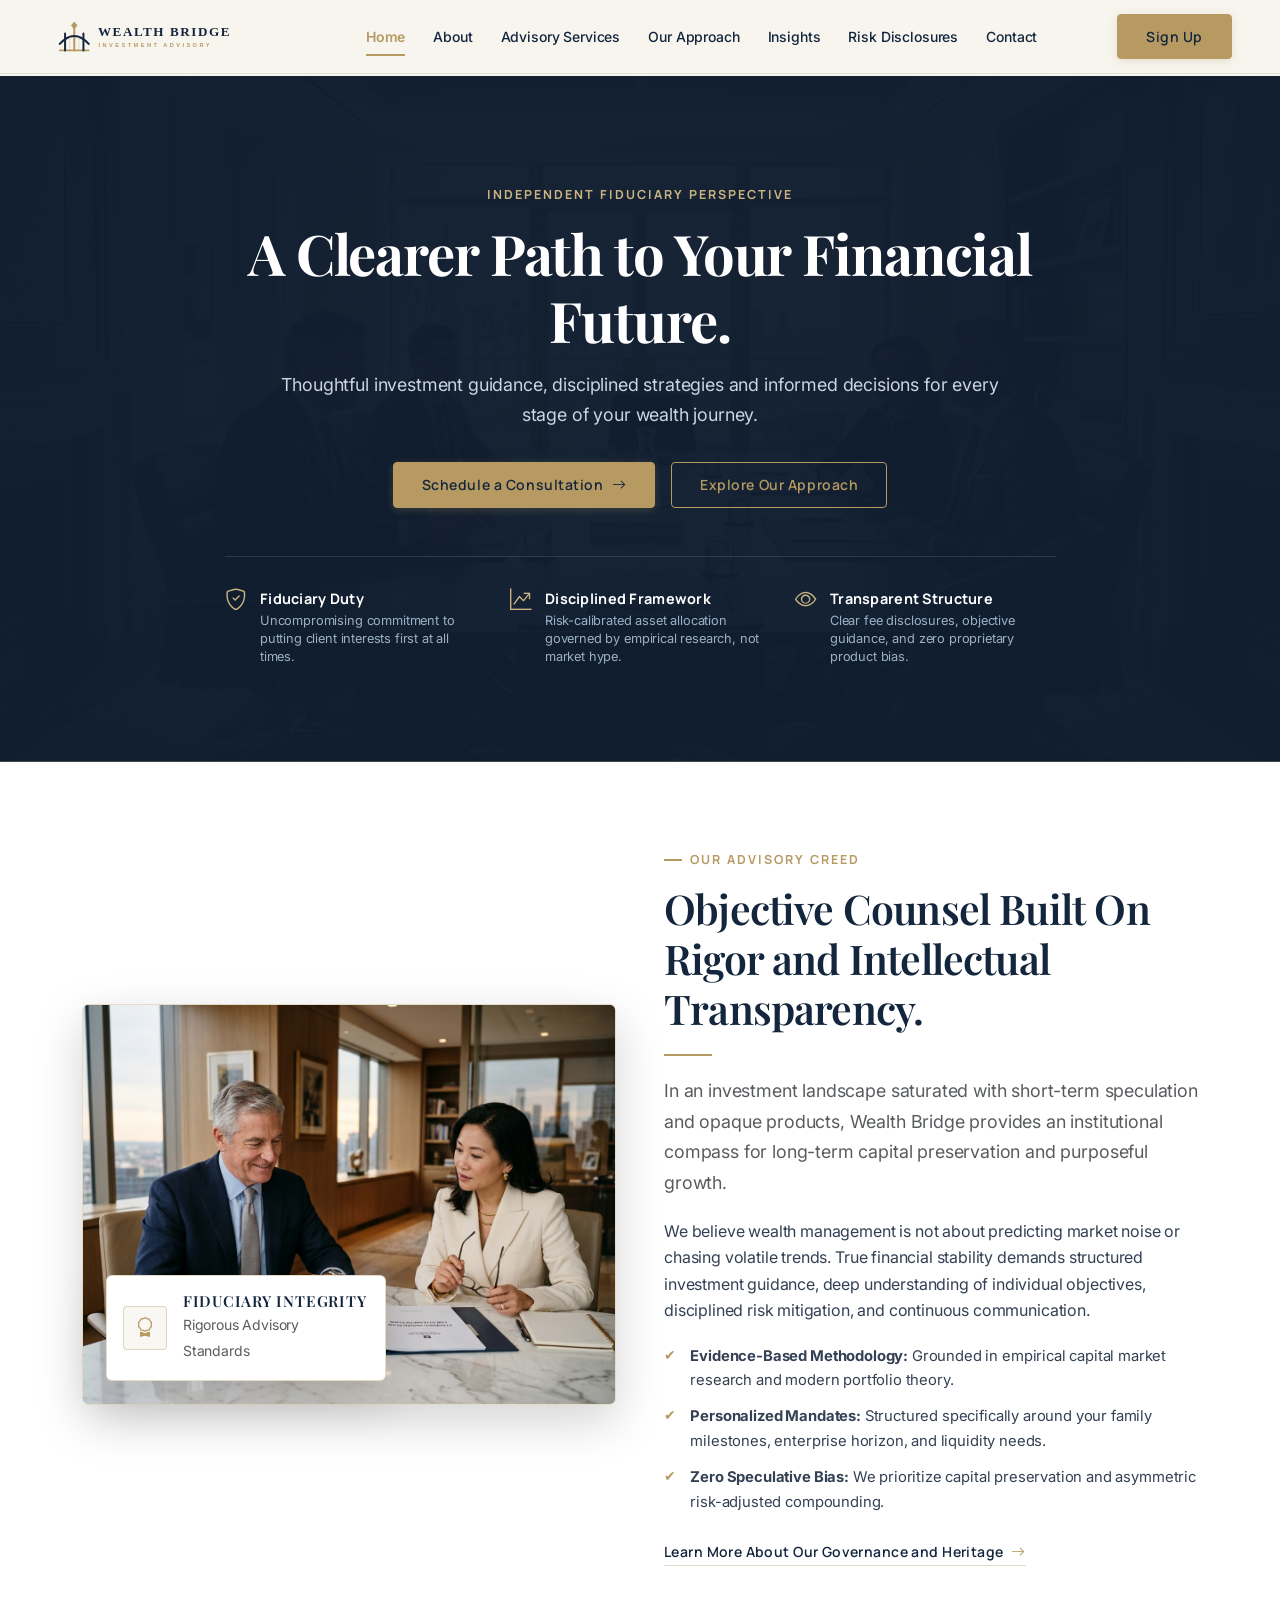
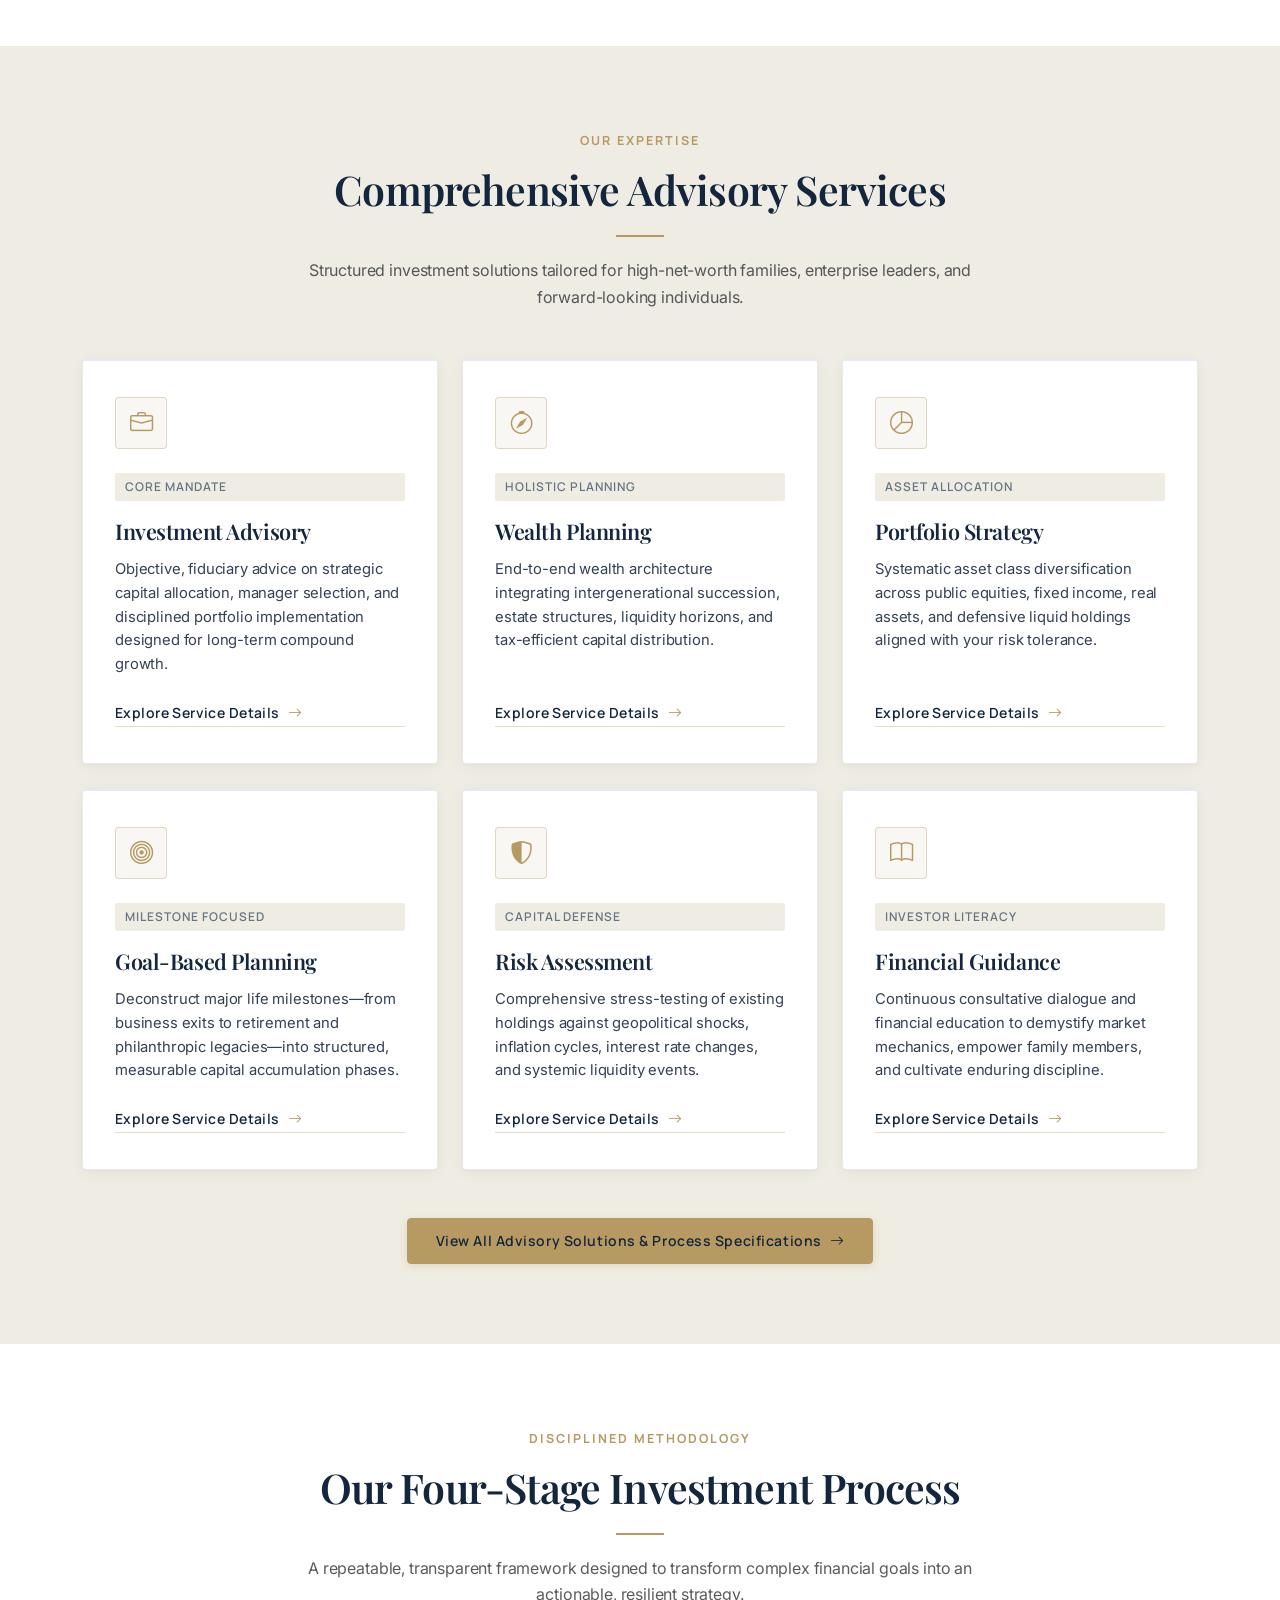
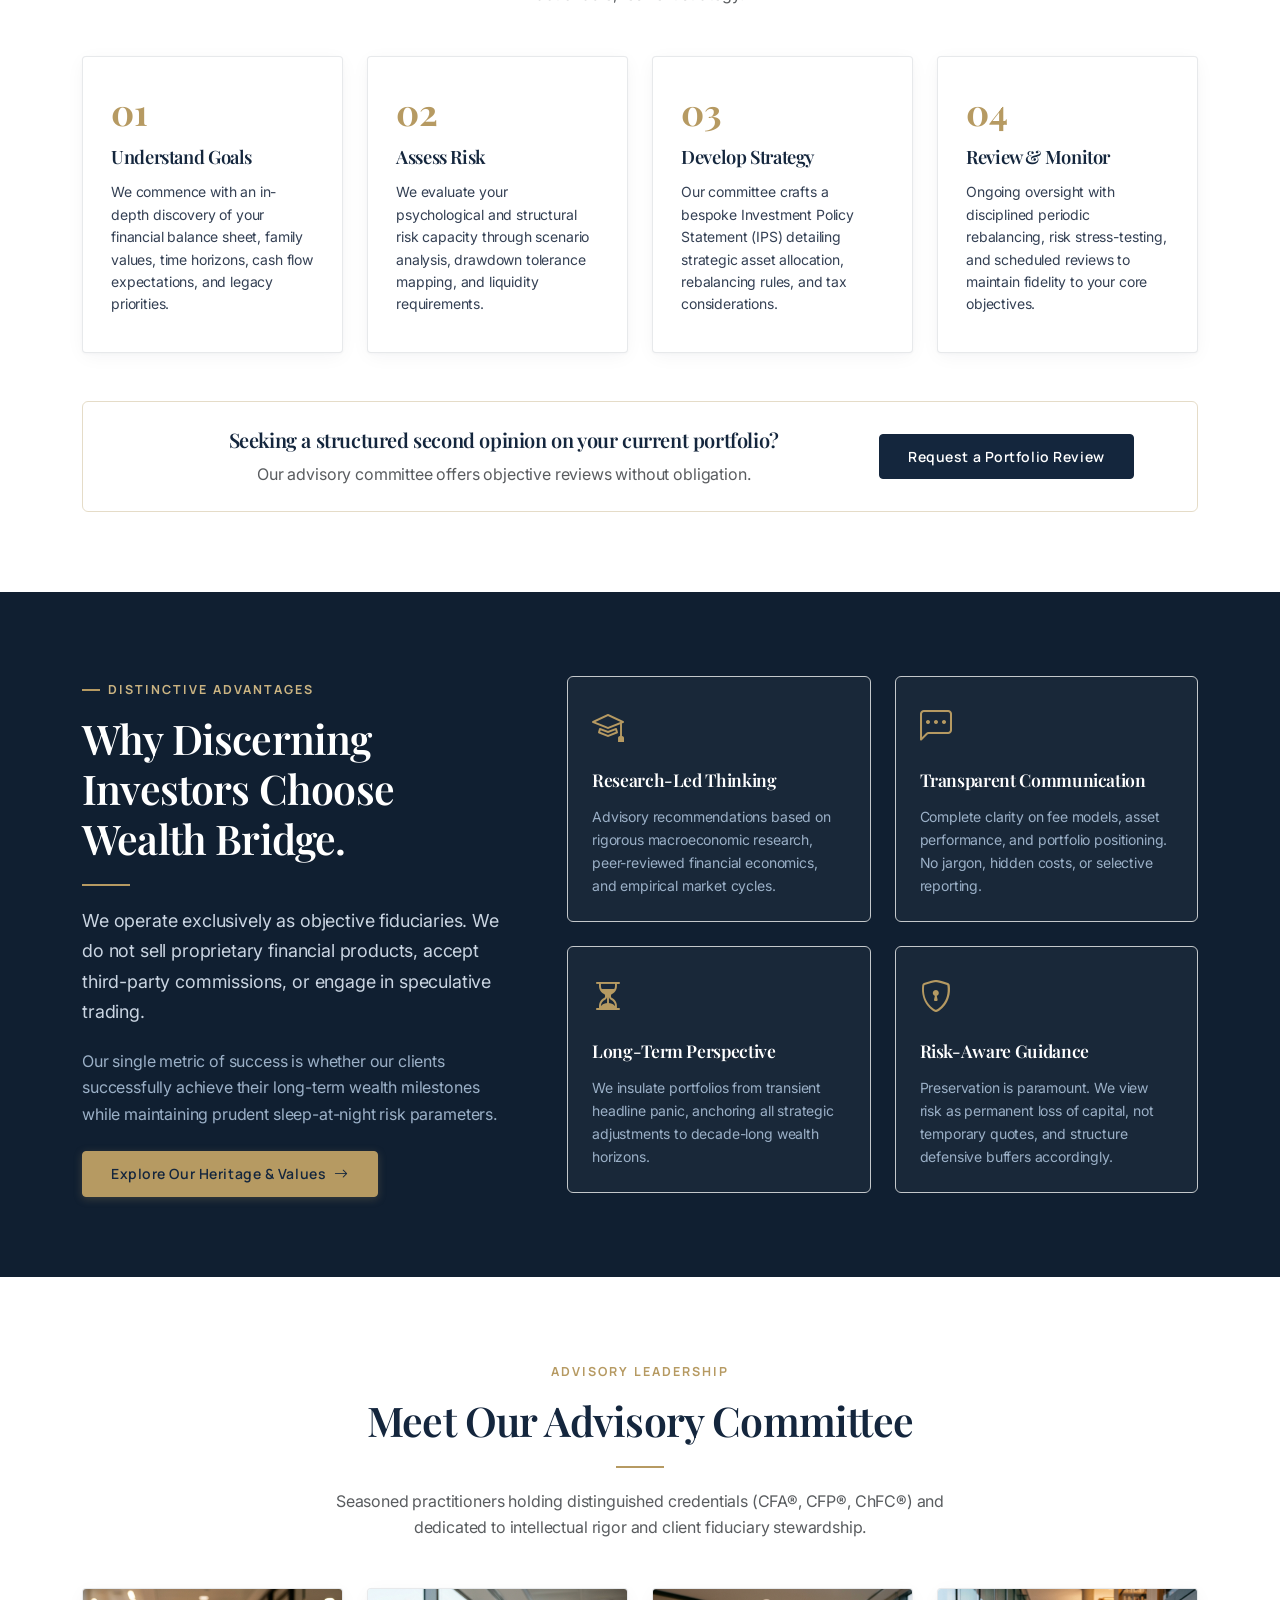
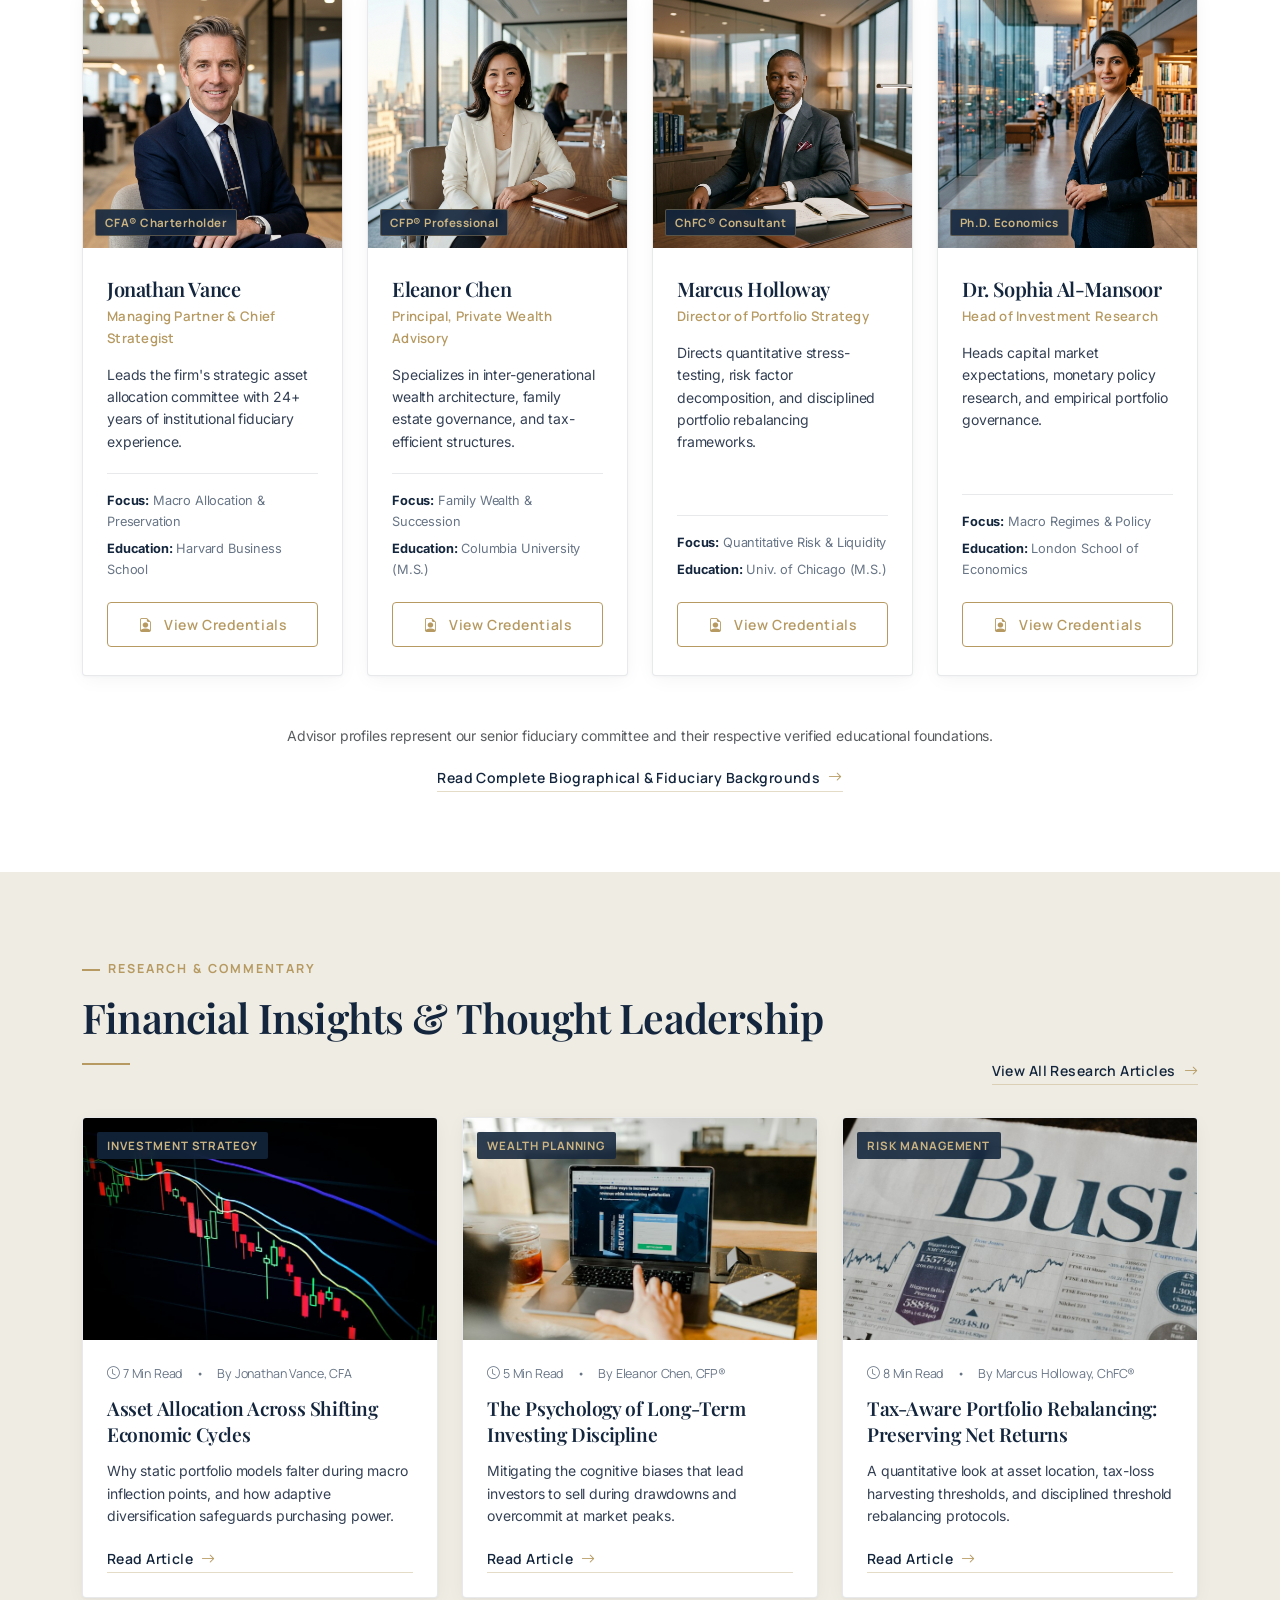
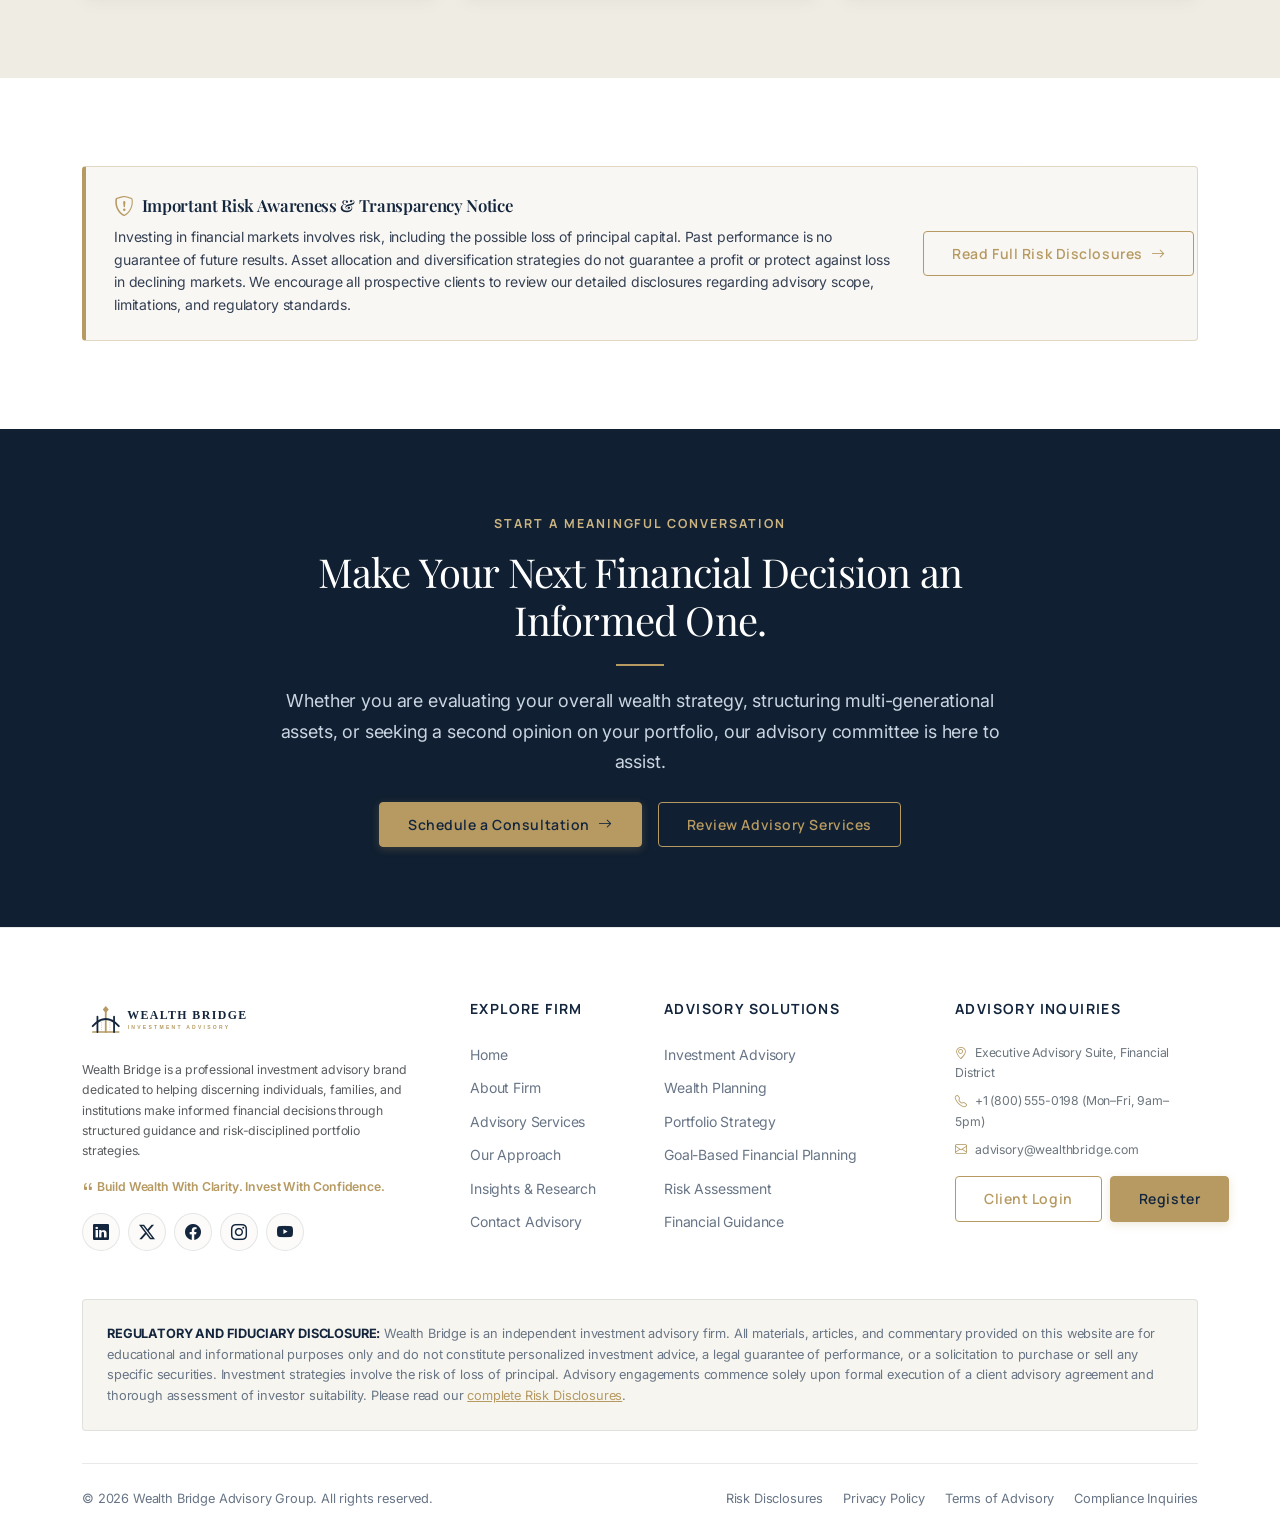
<file: index.html>
<!DOCTYPE html>
<html lang="en" data-theme="light">

<head>
  <meta charset="UTF-8">
  <meta name="viewport" content="width=device-width, initial-scale=1.0">
  <title>Wealth Bridge | Investment Advisory — Build Wealth With Clarity. Invest With Confidence.</title>
  <meta name="description"
    content="Wealth Bridge is a premier private investment advisory firm providing research-led wealth planning, portfolio strategy, and fiduciary guidance for discerning individuals and institutions.">
  <link rel="icon" type="image/svg+xml" href="assets/images/favicon.svg">

  <!-- Bootstrap 5 CSS & Bootstrap Icons CDN -->
  <link rel="stylesheet" href="https://cdn.jsdelivr.net/npm/bootstrap@5.3.3/dist/css/bootstrap.min.css">
  <link rel="stylesheet" href="https://cdn.jsdelivr.net/npm/bootstrap-icons@1.11.3/font/bootstrap-icons.min.css">

  <!-- Custom Design System -->
  <link rel="stylesheet" href="assets/css/style.css">
</head>

<body>

  <!-- =========================================================================
       MANDATORY NAVIGATION BAR
       ========================================================================= -->
  <header class="wb-navbar">
    <div class="container-fluid px-lg-5">
      <div class="d-flex align-items-center justify-content-between">

        <!-- Brand Logo -->
        <a class="navbar-brand" href="index.html" aria-label="Wealth Bridge Home">
          <img src="assets/images/logo.svg" alt="Wealth Bridge Logo" class="brand-logo-img" width="220" height="44">
        </a>

        <!-- Desktop Navigation Items -->
        <nav class="d-none d-xl-flex align-items-center navbar-nav flex-row">
          <a class="nav-link active" href="index.html">Home</a>
          <a class="nav-link" href="about.html">About</a>
          <a class="nav-link" href="advisory-services.html">Advisory Services</a>
          <a class="nav-link" href="investment-approach.html">Our Approach</a>
          <a class="nav-link" href="insights.html">Insights</a>
          <a class="nav-link" href="risk-disclosures.html">Risk Disclosures</a>
          <a class="nav-link" href="contact.html">Contact</a>
        </nav>

        <!-- Navbar Actions (Sign Up CTA) -->
        <div class="d-flex align-items-center gap-2 gap-md-3">

          <a href="signup.html" class="btn btn-gold d-none d-xl-inline-flex">
            <span>Sign Up</span>
          </a>

          <!-- Mobile Hamburger Trigger -->
          <button class="navbar-toggler d-xl-none" type="button" data-bs-toggle="offcanvas"
            data-bs-target="#mobileNavOffcanvas" aria-controls="mobileNavOffcanvas" aria-label="Open navigation menu">
            <i class="bi bi-list fs-3"></i>
          </button>

        </div>
      </div>
    </div>
  </header>

  <!-- Mobile Offcanvas Drawer -->
  <div class="offcanvas offcanvas-end wb-offcanvas" tabindex="-1" id="mobileNavOffcanvas"
    aria-labelledby="mobileNavLabel">
    <div class="offcanvas-header">
      <a href="index.html" class="d-flex align-items-center">
        <img src="assets/images/logo.svg" alt="Wealth Bridge Logo" class="brand-logo-img" style="height: 34px;">
      </a>
      <button type="button" class="btn-close" data-bs-dismiss="offcanvas" aria-label="Close menu"></button>
    </div>
    <div class="offcanvas-body d-flex flex-column p-4">
      <!-- Sign Up Button at the top: Visible without scroll on all mobile screens -->
      <div class="mb-3">
        <a href="signup.html" class="btn btn-gold w-100 text-center py-2 shadow-sm">
          <span>Sign Up</span>
          <i class="bi bi-arrow-right ms-2"></i>
        </a>
      </div>

      <nav class="nav flex-column mb-auto">
        <a class="nav-link active" href="index.html">Home</a>
        <a class="nav-link" href="about.html">About</a>
        <a class="nav-link" href="advisory-services.html">Advisory Services</a>
        <a class="nav-link" href="investment-approach.html">Our Approach</a>
        <a class="nav-link" href="insights.html">Insights</a>
        <a class="nav-link" href="risk-disclosures.html">Risk Disclosures</a>
        <a class="nav-link" href="contact.html">Contact</a>
      </nav>

      <div class="pt-3 border-top text-center mt-3">
        <p class="text-muted small mb-0">Build Wealth With Clarity. Invest With Confidence.</p>
      </div>
    </div>
  </div>

  <!-- =========================================================================
       MAIN CONTENT WRAPPER
       ========================================================================= -->
  <main class="main-wrapper">

    <!-- HERO SECTION -->
    <section class="hero-flagship">
      <img src="assets/images/hero_wealth_bridge.jpg" alt="Wealth Bridge Boardroom Advisory Suite"
        class="hero-bg-media">
      <div class="hero-overlay-gradient"></div>

      <div class="container position-relative z-2">
        <div class="row justify-content-center text-center py-lg-4">
          <div class="col-lg-10 col-xl-9">

            <div class="eyebrow eyebrow-center justify-content-center">INDEPENDENT FIDUCIARY PERSPECTIVE</div>
            <h1 class="display-4 fw-bold text-white mb-3">
              A Clearer Path to Your Financial Future.
            </h1>
            <p class="lead mx-auto">
              Thoughtful investment guidance, disciplined strategies and informed decisions for every stage of your
              wealth journey.
            </p>

            <div class="hero-cta-group justify-content-center">
              <a href="contact.html" class="btn btn-gold btn-lg">
                <span>Schedule a Consultation</span>
                <i class="bi bi-arrow-right"></i>
              </a>
              <a href="investment-approach.html" class="btn btn-outline-gold btn-lg">
                <span>Explore Our Approach</span>
              </a>
            </div>

            <!-- Trust and Expertise Pillars Strip -->
            <div class="hero-trust-strip mt-4 text-start">
              <div class="trust-pillar-item">
                <i class="bi bi-shield-check trust-pillar-icon"></i>
                <div>
                  <h4>Fiduciary Duty</h4>
                  <p>Uncompromising commitment to putting client interests first at all times.</p>
                </div>
              </div>
              <div class="trust-pillar-item">
                <i class="bi bi-graph-up-arrow trust-pillar-icon"></i>
                <div>
                  <h4>Disciplined Framework</h4>
                  <p>Risk-calibrated asset allocation governed by empirical research, not market hype.</p>
                </div>
              </div>
              <div class="trust-pillar-item">
                <i class="bi bi-eye trust-pillar-icon"></i>
                <div>
                  <h4>Transparent Structure</h4>
                  <p>Clear fee disclosures, objective guidance, and zero proprietary product bias.</p>
                </div>
              </div>
            </div>

          </div>
        </div>
      </div>
    </section>

    <!-- TRUST & EXPERTISE PHILOSOPHY -->
    <section class="section-padding section-surface">
      <div class="container">
        <div class="row align-items-center g-5">
          <div class="col-lg-6">
            <div class="position-relative">
              <div class="ratio ratio-4x3 rounded overflow-hidden shadow-lg border"
                style="border-color: var(--wb-border-gold) !important;">
                <img src="assets/images/consultation_meeting.jpg"
                  alt="Wealth Bridge Senior Advisors in Private Consultation" class="w-100 h-100 object-fit-cover">
              </div>
              <!-- Floating Highlight Badge -->
              <div
                class="position-absolute bottom-0 start-0 m-4 p-3 rounded shadow-lg bg-surface border border-gold d-none d-md-block"
                style="max-width: 280px;">
                <div class="d-flex align-items-center gap-3">
                  <div class="service-icon-wrap mb-0" style="width: 44px; height: 44px; font-size: 1.25rem;">
                    <i class="bi bi-award"></i>
                  </div>
                  <div>
                    <h5 class="h6 mb-0 text-heading">Fiduciary Integrity</h5>
                    <small class="text-muted">Rigorous Advisory Standards</small>
                  </div>
                </div>
              </div>
            </div>
          </div>

          <div class="col-lg-6">
            <span class="eyebrow">OUR ADVISORY CREED</span>
            <h2 class="mb-3">Objective Counsel Built On Rigor and Intellectual Transparency.</h2>
            <div class="gold-divider"></div>
            <p class="lead text-muted">
              In an investment landscape saturated with short-term speculation and opaque products, Wealth Bridge
              provides an institutional compass for long-term capital preservation and purposeful growth.
            </p>
            <p>
              We believe wealth management is not about predicting market noise or chasing volatile trends. True
              financial stability demands structured investment guidance, deep understanding of individual objectives,
              disciplined risk mitigation, and continuous communication.
            </p>
            <ul class="service-feature-list mb-4">
              <li><strong>Evidence-Based Methodology:</strong> Grounded in empirical capital market research and modern
                portfolio theory.</li>
              <li><strong>Personalized Mandates:</strong> Structured specifically around your family milestones,
                enterprise horizon, and liquidity needs.</li>
              <li><strong>Zero Speculative Bias:</strong> We prioritize capital preservation and asymmetric
                risk-adjusted compounding.</li>
            </ul>
            <a href="about.html" class="editorial-link">
              <span>Learn More About Our Governance and Heritage</span>
              <i class="bi bi-arrow-right"></i>
            </a>
          </div>
        </div>
      </div>
    </section>

    <!-- CORE ADVISORY SERVICES SECTION -->
    <section class="section-padding section-alt">
      <div class="container">

        <div class="section-header text-center">
          <span class="eyebrow eyebrow-center">OUR EXPERTISE</span>
          <h2>Comprehensive Advisory Services</h2>
          <div class="gold-divider center"></div>
          <p class="text-muted">
            Structured investment solutions tailored for high-net-worth families, enterprise leaders, and
            forward-looking individuals.
          </p>
        </div>

        <div class="row g-4 justify-content-center">

          <!-- Service 1 -->
          <div class="col-md-6 col-lg-4">
            <div class="service-card">
              <div class="service-icon-wrap">
                <i class="bi bi-briefcase"></i>
              </div>
              <span class="service-meta-badge">Core Mandate</span>
              <h3>Investment Advisory</h3>
              <p>
                Objective, fiduciary advice on strategic capital allocation, manager selection, and disciplined
                portfolio implementation designed for long-term compound growth.
              </p>
              <a href="advisory-services.html#service-investment-advisory" class="editorial-link mt-auto">
                <span>Explore Service Details</span>
                <i class="bi bi-arrow-right"></i>
              </a>
            </div>
          </div>

          <!-- Service 2 -->
          <div class="col-md-6 col-lg-4">
            <div class="service-card">
              <div class="service-icon-wrap">
                <i class="bi bi-compass"></i>
              </div>
              <span class="service-meta-badge">Holistic Planning</span>
              <h3>Wealth Planning</h3>
              <p>
                End-to-end wealth architecture integrating intergenerational succession, estate structures, liquidity
                horizons, and tax-efficient capital distribution.
              </p>
              <a href="advisory-services.html#service-wealth-planning" class="editorial-link mt-auto">
                <span>Explore Service Details</span>
                <i class="bi bi-arrow-right"></i>
              </a>
            </div>
          </div>

          <!-- Service 3 -->
          <div class="col-md-6 col-lg-4">
            <div class="service-card">
              <div class="service-icon-wrap">
                <i class="bi bi-pie-chart"></i>
              </div>
              <span class="service-meta-badge">Asset Allocation</span>
              <h3>Portfolio Strategy</h3>
              <p>
                Systematic asset class diversification across public equities, fixed income, real assets, and defensive
                liquid holdings aligned with your risk tolerance.
              </p>
              <a href="advisory-services.html#service-portfolio-strategy" class="editorial-link mt-auto">
                <span>Explore Service Details</span>
                <i class="bi bi-arrow-right"></i>
              </a>
            </div>
          </div>

          <!-- Service 4 -->
          <div class="col-md-6 col-lg-4">
            <div class="service-card">
              <div class="service-icon-wrap">
                <i class="bi bi-bullseye"></i>
              </div>
              <span class="service-meta-badge">Milestone Focused</span>
              <h3>Goal-Based Planning</h3>
              <p>
                Deconstruct major life milestones—from business exits to retirement and philanthropic legacies—into
                structured, measurable capital accumulation phases.
              </p>
              <a href="advisory-services.html#service-goal-planning" class="editorial-link mt-auto">
                <span>Explore Service Details</span>
                <i class="bi bi-arrow-right"></i>
              </a>
            </div>
          </div>

          <!-- Service 5 -->
          <div class="col-md-6 col-lg-4">
            <div class="service-card">
              <div class="service-icon-wrap">
                <i class="bi bi-shield-shaded"></i>
              </div>
              <span class="service-meta-badge">Capital Defense</span>
              <h3>Risk Assessment</h3>
              <p>
                Comprehensive stress-testing of existing holdings against geopolitical shocks, inflation cycles,
                interest rate changes, and systemic liquidity events.
              </p>
              <a href="advisory-services.html#service-risk-assessment" class="editorial-link mt-auto">
                <span>Explore Service Details</span>
                <i class="bi bi-arrow-right"></i>
              </a>
            </div>
          </div>

          <!-- Service 6 -->
          <div class="col-md-6 col-lg-4">
            <div class="service-card">
              <div class="service-icon-wrap">
                <i class="bi bi-book"></i>
              </div>
              <span class="service-meta-badge">Investor Literacy</span>
              <h3>Financial Guidance</h3>
              <p>
                Continuous consultative dialogue and financial education to demystify market mechanics, empower family
                members, and cultivate enduring discipline.
              </p>
              <a href="advisory-services.html#service-financial-guidance" class="editorial-link mt-auto">
                <span>Explore Service Details</span>
                <i class="bi bi-arrow-right"></i>
              </a>
            </div>
          </div>

        </div>

        <div class="text-center mt-5">
          <a href="advisory-services.html" class="btn btn-gold btn-lg">
            <span>View All Advisory Solutions & Process Specifications</span>
            <i class="bi bi-arrow-right"></i>
          </a>
        </div>

      </div>
    </section>

    <!-- OUR INVESTMENT APPROACH (VISUAL PROCESS) -->
    <section class="section-padding section-surface">
      <div class="container">

        <div class="section-header text-center">
          <span class="eyebrow eyebrow-center">DISCIPLINED METHODOLOGY</span>
          <h2>Our Four-Stage Investment Process</h2>
          <div class="gold-divider center"></div>
          <p class="text-muted">
            A repeatable, transparent framework designed to transform complex financial goals into an actionable,
            resilient strategy.
          </p>
        </div>

        <div class="process-grid">

          <div class="process-step-card">
            <span class="process-num">01</span>
            <h4>Understand Goals</h4>
            <p>
              We commence with an in-depth discovery of your financial balance sheet, family values, time horizons, cash
              flow expectations, and legacy priorities.
            </p>
          </div>

          <div class="process-step-card">
            <span class="process-num">02</span>
            <h4>Assess Risk</h4>
            <p>
              We evaluate your psychological and structural risk capacity through scenario analysis, drawdown tolerance
              mapping, and liquidity requirements.
            </p>
          </div>

          <div class="process-step-card">
            <span class="process-num">03</span>
            <h4>Develop Strategy</h4>
            <p>
              Our committee crafts a bespoke Investment Policy Statement (IPS) detailing strategic asset allocation,
              rebalancing rules, and tax considerations.
            </p>
          </div>

          <div class="process-step-card">
            <span class="process-num">04</span>
            <h4>Review & Monitor</h4>
            <p>
              Ongoing oversight with disciplined periodic rebalancing, risk stress-testing, and scheduled reviews to
              maintain fidelity to your core objectives.
            </p>
          </div>

        </div>

        <div class="mt-5 p-4 rounded border border-gold bg-alt text-center">
          <div class="row align-items-center justify-content-center">
            <div class="col-lg-8">
              <h4 class="mb-2">Seeking a structured second opinion on your current portfolio?</h4>
              <p class="mb-0 text-muted">Our advisory committee offers objective reviews without obligation.</p>
            </div>
            <div class="col-lg-3 text-lg-end mt-3 mt-lg-0">
              <a href="contact.html" class="btn btn-navy">Request a Portfolio Review</a>
            </div>
          </div>
        </div>

      </div>
    </section>

    <!-- WHY WEALTH BRIDGE (CREDIBILITY & INTEGRITY) -->
    <section class="section-padding section-navy">
      <div class="container">

        <div class="row align-items-center g-5">
          <div class="col-lg-5">
            <span class="eyebrow" style="color: #CBB482;">DISTINCTIVE ADVANTAGES</span>
            <h2 class="text-white mb-3">Why Discerning Investors Choose Wealth Bridge.</h2>
            <div class="gold-divider"></div>
            <p class="lead" style="color: #CAD5E2;">
              We operate exclusively as objective fiduciaries. We do not sell proprietary financial products, accept
              third-party commissions, or engage in speculative trading.
            </p>
            <p style="color: #9BB0C7;">
              Our single metric of success is whether our clients successfully achieve their long-term wealth milestones
              while maintaining prudent sleep-at-night risk parameters.
            </p>
            <div class="mt-4">
              <a href="about.html" class="btn btn-gold">
                <span>Explore Our Heritage & Values</span>
                <i class="bi bi-arrow-right"></i>
              </a>
            </div>
          </div>

          <div class="col-lg-7">
            <div class="row g-4">

              <div class="col-sm-6">
                <div class="p-4 rounded border border-secondary-subtle h-100"
                  style="background-color: rgba(255, 255, 255, 0.04);">
                  <div class="text-gold fs-2 mb-3"><i class="bi bi-mortarboard"></i></div>
                  <h4 class="text-white h5">Research-Led Thinking</h4>
                  <p class="small mb-0" style="color: #9BB0C7;">
                    Advisory recommendations based on rigorous macroeconomic research, peer-reviewed financial
                    economics, and empirical market cycles.
                  </p>
                </div>
              </div>

              <div class="col-sm-6">
                <div class="p-4 rounded border border-secondary-subtle h-100"
                  style="background-color: rgba(255, 255, 255, 0.04);">
                  <div class="text-gold fs-2 mb-3"><i class="bi bi-chat-left-dots"></i></div>
                  <h4 class="text-white h5">Transparent Communication</h4>
                  <p class="small mb-0" style="color: #9BB0C7;">
                    Complete clarity on fee models, asset performance, and portfolio positioning. No jargon, hidden
                    costs, or selective reporting.
                  </p>
                </div>
              </div>

              <div class="col-sm-6">
                <div class="p-4 rounded border border-secondary-subtle h-100"
                  style="background-color: rgba(255, 255, 255, 0.04);">
                  <div class="text-gold fs-2 mb-3"><i class="bi bi-hourglass-split"></i></div>
                  <h4 class="text-white h5">Long-Term Perspective</h4>
                  <p class="small mb-0" style="color: #9BB0C7;">
                    We insulate portfolios from transient headline panic, anchoring all strategic adjustments to
                    decade-long wealth horizons.
                  </p>
                </div>
              </div>

              <div class="col-sm-6">
                <div class="p-4 rounded border border-secondary-subtle h-100"
                  style="background-color: rgba(255, 255, 255, 0.04);">
                  <div class="text-gold fs-2 mb-3"><i class="bi bi-shield-lock"></i></div>
                  <h4 class="text-white h5">Risk-Aware Guidance</h4>
                  <p class="small mb-0" style="color: #9BB0C7;">
                    Preservation is paramount. We view risk as permanent loss of capital, not temporary quotes, and
                    structure defensive buffers accordingly.
                  </p>
                </div>
              </div>

            </div>
          </div>
        </div>

      </div>
    </section>

    <!-- MEET THE TEAM (VERIFIED-STYLE CREDENTIALS) -->
    <section class="section-padding section-surface">
      <div class="container">

        <div class="section-header text-center">
          <span class="eyebrow eyebrow-center">ADVISORY LEADERSHIP</span>
          <h2>Meet Our Advisory Committee</h2>
          <div class="gold-divider center"></div>
          <p class="text-muted">
            Seasoned practitioners holding distinguished credentials (CFA®, CFP®, ChFC®) and dedicated to intellectual
            rigor and client fiduciary stewardship.
          </p>
        </div>

        <div class="row g-4 justify-content-center">

          <!-- Advisor 1: Jonathan Vance -->
          <div class="col-md-6 col-lg-3">
            <div class="advisor-card">
              <div class="advisor-img-wrap">
                <img src="assets/images/advisor_vance.jpg" alt="Jonathan Vance, CFA - Managing Partner" loading="lazy">
                <div class="advisor-badge-strip">
                  <span class="credential-pill">CFA® Charterholder</span>
                </div>
              </div>
              <div class="advisor-content">
                <h3>Jonathan Vance</h3>
                <div class="advisor-title">Managing Partner & Chief Strategist</div>
                <p class="advisor-bio">
                  Leads the firm's strategic asset allocation committee with 24+ years of institutional fiduciary
                  experience.
                </p>
                <div class="advisor-meta">
                  <div class="advisor-meta-item"><strong>Focus:</strong> Macro Allocation & Preservation</div>
                  <div class="advisor-meta-item"><strong>Education:</strong> Harvard Business School</div>
                </div>
                <button type="button" class="btn btn-outline-gold btn-sm w-100 mt-3 view-credentials-btn"
                  data-advisor="vance">
                  <i class="bi bi-file-earmark-person me-1"></i>View Credentials
                </button>
              </div>
            </div>
          </div>

          <!-- Advisor 2: Eleanor Chen -->
          <div class="col-md-6 col-lg-3">
            <div class="advisor-card">
              <div class="advisor-img-wrap">
                <img src="assets/images/advisor_chen.jpg" alt="Eleanor Chen, CFP® - Principal" loading="lazy">
                <div class="advisor-badge-strip">
                  <span class="credential-pill">CFP® Professional</span>
                </div>
              </div>
              <div class="advisor-content">
                <h3>Eleanor Chen</h3>
                <div class="advisor-title">Principal, Private Wealth Advisory</div>
                <p class="advisor-bio">
                  Specializes in inter-generational wealth architecture, family estate governance, and tax-efficient
                  structures.
                </p>
                <div class="advisor-meta">
                  <div class="advisor-meta-item"><strong>Focus:</strong> Family Wealth & Succession</div>
                  <div class="advisor-meta-item"><strong>Education:</strong> Columbia University (M.S.)</div>
                </div>
                <button type="button" class="btn btn-outline-gold btn-sm w-100 mt-3 view-credentials-btn"
                  data-advisor="chen">
                  <i class="bi bi-file-earmark-person me-1"></i>View Credentials
                </button>
              </div>
            </div>
          </div>

          <!-- Advisor 3: Marcus Holloway -->
          <div class="col-md-6 col-lg-3">
            <div class="advisor-card">
              <div class="advisor-img-wrap">
                <img src="assets/images/advisor_holloway.jpg" alt="Marcus Holloway, ChFC® - Director" loading="lazy">
                <div class="advisor-badge-strip">
                  <span class="credential-pill">ChFC® Consultant</span>
                </div>
              </div>
              <div class="advisor-content">
                <h3>Marcus Holloway</h3>
                <div class="advisor-title">Director of Portfolio Strategy</div>
                <p class="advisor-bio">
                  Directs quantitative stress-testing, risk factor decomposition, and disciplined portfolio rebalancing
                  frameworks.
                </p>
                <div class="advisor-meta">
                  <div class="advisor-meta-item"><strong>Focus:</strong> Quantitative Risk & Liquidity</div>
                  <div class="advisor-meta-item"><strong>Education:</strong> Univ. of Chicago (M.S.)</div>
                </div>
                <button type="button" class="btn btn-outline-gold btn-sm w-100 mt-3 view-credentials-btn"
                  data-advisor="holloway">
                  <i class="bi bi-file-earmark-person me-1"></i>View Credentials
                </button>
              </div>
            </div>
          </div>

          <!-- Advisor 4: Dr. Sophia Al-Mansoor -->
          <div class="col-md-6 col-lg-3">
            <div class="advisor-card">
              <div class="advisor-img-wrap">
                <img src="assets/images/advisor_mansoor.jpg" alt="Dr. Sophia Al-Mansoor, Ph.D. - Research Head"
                  loading="lazy">
                <div class="advisor-badge-strip">
                  <span class="credential-pill">Ph.D. Economics</span>
                </div>
              </div>
              <div class="advisor-content">
                <h3>Dr. Sophia Al-Mansoor</h3>
                <div class="advisor-title">Head of Investment Research</div>
                <p class="advisor-bio">
                  Heads capital market expectations, monetary policy research, and empirical portfolio governance.
                </p>
                <div class="advisor-meta">
                  <div class="advisor-meta-item"><strong>Focus:</strong> Macro Regimes & Policy</div>
                  <div class="advisor-meta-item"><strong>Education:</strong> London School of Economics</div>
                </div>
                <button type="button" class="btn btn-outline-gold btn-sm w-100 mt-3 view-credentials-btn"
                  data-advisor="mansoor">
                  <i class="bi bi-file-earmark-person me-1"></i>View Credentials
                </button>
              </div>
            </div>
          </div>

        </div>

        <div class="text-center mt-5">
          <small class="text-muted d-block mb-3">Advisor profiles represent our senior fiduciary committee and their
            respective verified educational foundations.</small>
          <a href="about.html#team" class="editorial-link">
            <span>Read Complete Biographical & Fiduciary Backgrounds</span>
            <i class="bi bi-arrow-right"></i>
          </a>
        </div>

      </div>
    </section>

    <!-- FINANCIAL INSIGHTS & EDITORIAL PREVIEWS -->
    <section class="section-padding section-alt">
      <div class="container">

        <div class="d-flex flex-column flex-md-row justify-content-between align-items-md-end mb-4 pb-2">
          <div>
            <span class="eyebrow">RESEARCH & COMMENTARY</span>
            <h2>Financial Insights & Thought Leadership</h2>
            <div class="gold-divider"></div>
          </div>
          <div class="mt-3 mt-md-0">
            <a href="insights.html" class="editorial-link">
              <span>View All Research Articles</span>
              <i class="bi bi-arrow-right"></i>
            </a>
          </div>
        </div>

        <div class="row g-4 justify-content-center">

          <!-- Article 1 -->
          <div class="col-md-6 col-lg-4">
            <article class="insight-card">
              <div class="insight-img-wrap">
                <img src="assets/images/insight_1.jpg" alt="Asset Allocation Across Shifting Economic Cycles"
                  loading="lazy">
                <span class="insight-category-badge">Investment Strategy</span>
              </div>
              <div class="insight-content">
                <div class="insight-meta">
                  <span><i class="bi bi-clock me-1"></i>7 Min Read</span>
                  <span>•</span>
                  <span>By Jonathan Vance, CFA</span>
                </div>
                <h3>Asset Allocation Across Shifting Economic Cycles</h3>
                <p>
                  Why static portfolio models falter during macro inflection points, and how adaptive diversification
                  safeguards purchasing power.
                </p>
                <a href="insights.html" class="editorial-link mt-auto">
                  <span>Read Article</span>
                  <i class="bi bi-arrow-right"></i>
                </a>
              </div>
            </article>
          </div>

          <!-- Article 2 -->
          <div class="col-md-6 col-lg-4">
            <article class="insight-card">
              <div class="insight-img-wrap">
                <img src="assets/images/insight_2.jpg" alt="The Behavioral Psychology of Long-Term Investing Discipline"
                  loading="lazy">
                <span class="insight-category-badge">Wealth Planning</span>
              </div>
              <div class="insight-content">
                <div class="insight-meta">
                  <span><i class="bi bi-clock me-1"></i>5 Min Read</span>
                  <span>•</span>
                  <span>By Eleanor Chen, CFP®</span>
                </div>
                <h3>The Psychology of Long-Term Investing Discipline</h3>
                <p>
                  Mitigating the cognitive biases that lead investors to sell during drawdowns and overcommit at market
                  peaks.
                </p>
                <a href="insights.html" class="editorial-link mt-auto">
                  <span>Read Article</span>
                  <i class="bi bi-arrow-right"></i>
                </a>
              </div>
            </article>
          </div>

          <!-- Article 3 -->
          <div class="col-md-6 col-lg-4">
            <article class="insight-card">
              <div class="insight-img-wrap">
                <img src="assets/images/insight_3.jpg"
                  alt="Tax-Aware Portfolio Rebalancing: Preserving Real Net Returns" loading="lazy">
                <span class="insight-category-badge">Risk Management</span>
              </div>
              <div class="insight-content">
                <div class="insight-meta">
                  <span><i class="bi bi-clock me-1"></i>8 Min Read</span>
                  <span>•</span>
                  <span>By Marcus Holloway, ChFC®</span>
                </div>
                <h3>Tax-Aware Portfolio Rebalancing: Preserving Net Returns</h3>
                <p>
                  A quantitative look at asset location, tax-loss harvesting thresholds, and disciplined threshold
                  rebalancing protocols.
                </p>
                <a href="insights.html" class="editorial-link mt-auto">
                  <span>Read Article</span>
                  <i class="bi bi-arrow-right"></i>
                </a>
              </div>
            </article>
          </div>

        </div>

      </div>
    </section>

    <!-- PROMINENT RISK AWARENESS CALLOUT -->
    <section class="section-padding-sm section-surface">
      <div class="container">
        <div class="risk-callout-box">
          <div class="row align-items-center">
            <div class="col-lg-9">
              <h4>
                <i class="bi bi-shield-exclamation text-gold fs-5"></i>
                <span>Important Risk Awareness & Transparency Notice</span>
              </h4>
              <p>
                Investing in financial markets involves risk, including the possible loss of principal capital. Past
                performance is no guarantee of future results. Asset allocation and diversification strategies do not
                guarantee a profit or protect against loss in declining markets. We encourage all prospective clients to
                review our detailed disclosures regarding advisory scope, limitations, and regulatory standards.
              </p>
            </div>
            <div class="col-lg-3 text-lg-end mt-3 mt-lg-0">
              <a href="risk-disclosures.html" class="btn btn-outline-gold">
                <span>Read Full Risk Disclosures</span>
                <i class="bi bi-arrow-right"></i>
              </a>
            </div>
          </div>
        </div>
      </div>
    </section>

    <!-- FINAL CALL TO ACTION SECTION -->
    <section class="section-padding section-navy text-center position-relative overflow-hidden">
      <div class="container position-relative z-2">
        <div class="row justify-content-center">
          <div class="col-lg-8">
            <span class="eyebrow eyebrow-center" style="color: #CBB482;">START A MEANINGFUL CONVERSATION</span>
            <h2 class="display-6 text-white mb-3">Make Your Next Financial Decision an Informed One.</h2>
            <div class="gold-divider center"></div>
            <p class="lead mb-4" style="color: #CAD5E2;">
              Whether you are evaluating your overall wealth strategy, structuring multi-generational assets, or seeking
              a second opinion on your portfolio, our advisory committee is here to assist.
            </p>
            <div class="d-flex flex-wrap justify-content-center gap-3">
              <a href="contact.html" class="btn btn-gold btn-lg">
                <span>Schedule a Consultation</span>
                <i class="bi bi-arrow-right"></i>
              </a>
              <a href="advisory-services.html" class="btn btn-outline-gold btn-lg">
                <span>Review Advisory Services</span>
              </a>
            </div>
          </div>
        </div>
      </div>
    </section>

  </main>

  <!-- =========================================================================
       MASTER INSTITUTIONAL FOOTER
       ========================================================================= -->
  <footer class="wb-footer">
    <div class="container">
      <div class="row g-5">

        <!-- Brand Summary -->
        <div class="col-lg-4">
          <a href="index.html" class="d-inline-block mb-3">
            <img src="assets/images/logo.svg" alt="Wealth Bridge Logo" class="brand-logo-img" style="height: 38px;">
          </a>
          <p class="small text-muted mb-3">
            Wealth Bridge is a professional investment advisory brand dedicated to helping discerning individuals,
            families, and institutions make informed financial decisions through structured guidance and
            risk-disciplined portfolio strategies.
          </p>
          <div class="text-gold small fw-semibold mb-3">
            <i class="bi bi-quote"></i> Build Wealth With Clarity. Invest With Confidence.
          </div>
          <!-- Social Icons in Footer with Hover -->
          <div class="footer-social-links d-flex align-items-center gap-2">
            <a href="#" class="social-icon-btn" aria-label="LinkedIn" title="LinkedIn"><i
                class="bi bi-linkedin"></i></a>
            <a href="#" class="social-icon-btn" aria-label="X (formerly Twitter)" title="X (Twitter)"><i
                class="bi bi-twitter-x"></i></a>
            <a href="#" class="social-icon-btn" aria-label="Facebook" title="Facebook"><i
                class="bi bi-facebook"></i></a>
            <a href="#" class="social-icon-btn" aria-label="Instagram" title="Instagram"><i
                class="bi bi-instagram"></i></a>
            <a href="#" class="social-icon-btn" aria-label="YouTube" title="YouTube"><i class="bi bi-youtube"></i></a>
          </div>
        </div>

        <!-- Navigation Links -->
        <div class="col-6 col-md-3 col-lg-2">
          <h4>Explore Firm</h4>
          <ul class="wb-footer-links">
            <li><a href="index.html">Home</a></li>
            <li><a href="about.html">About Firm</a></li>
            <li><a href="advisory-services.html">Advisory Services</a></li>
            <li><a href="investment-approach.html">Our Approach</a></li>
            <li><a href="insights.html">Insights & Research</a></li>
            <li><a href="contact.html">Contact Advisory</a></li>
          </ul>
        </div>

        <!-- Advisory Solutions -->
        <div class="col-6 col-md-3 col-lg-3">
          <h4>Advisory Solutions</h4>
          <ul class="wb-footer-links">
            <li><a href="advisory-services.html#service-investment-advisory">Investment Advisory</a></li>
            <li><a href="advisory-services.html#service-wealth-planning">Wealth Planning</a></li>
            <li><a href="advisory-services.html#service-portfolio-strategy">Portfolio Strategy</a></li>
            <li><a href="advisory-services.html#service-goal-planning">Goal-Based Financial Planning</a></li>
            <li><a href="advisory-services.html#service-risk-assessment">Risk Assessment</a></li>
            <li><a href="advisory-services.html#service-financial-guidance">Financial Guidance</a></li>
          </ul>
        </div>

        <!-- Consultation & Access -->
        <div class="col-md-6 col-lg-3">
          <h4>Advisory Inquiries</h4>
          <p class="small text-secondary mb-2">
            <i class="bi bi-geo-alt text-gold me-2"></i>Executive Advisory Suite, Financial District
          </p>
          <p class="small text-secondary mb-2">
            <i class="bi bi-telephone text-gold me-2"></i>+1 (800) 555-0198 (Mon–Fri, 9am–5pm)
          </p>
          <p class="small text-secondary mb-3">
            <i class="bi bi-envelope text-gold me-2"></i>advisory@wealthbridge.com
          </p>
          <div class="d-flex gap-2">
            <a href="login.html" class="btn btn-outline-gold btn-sm">Client Login</a>
            <a href="signup.html" class="btn btn-gold btn-sm">Register</a>
          </div>
        </div>

      </div>

      <!-- Regulatory Disclaimer Box -->
      <div class="footer-disclaimer-box">
        <strong>REGULATORY AND FIDUCIARY DISCLOSURE:</strong> Wealth Bridge is an independent investment advisory firm.
        All materials, articles, and commentary provided on this website are for educational and informational purposes
        only and do not constitute personalized investment advice, a legal guarantee of performance, or a solicitation
        to purchase or sell any specific securities. Investment strategies involve the risk of loss of principal.
        Advisory engagements commence solely upon formal execution of a client advisory agreement and thorough
        assessment of investor suitability. Please read our <a href="risk-disclosures.html"
          class="text-gold text-decoration-underline">complete Risk Disclosures</a>.
      </div>

      <!-- Bottom Bar -->
      <div class="footer-bottom">
        <div class="d-flex flex-column flex-md-row justify-content-between align-items-center gap-3">
          <div>
            &copy; <span id="currentYear">2026</span> Wealth Bridge Advisory Group. All rights reserved.
          </div>
          <div class="footer-bottom-links">
            <a href="risk-disclosures.html">Risk Disclosures</a>
            <a href="risk-disclosures.html#privacy">Privacy Policy</a>
            <a href="risk-disclosures.html#terms">Terms of Advisory</a>
            <a href="contact.html">Compliance Inquiries</a>
          </div>
        </div>
      </div>

    </div>
  </footer>

  <!-- =========================================================================
       ADVISOR CREDENTIALS MODAL
       ========================================================================= -->
  <div class="modal fade" id="advisorCredentialsModal" tabindex="-1" aria-labelledby="advisorModalName"
    aria-hidden="true">
    <div class="modal-dialog modal-dialog-centered modal-lg">
      <div class="modal-content">
        <div class="modal-header">
          <div>
            <h4 class="modal-title h5 mb-0" id="advisorModalName">Advisor Name</h4>
            <span class="text-gold small fw-semibold" id="advisorModalTitle">Title</span>
          </div>
          <button type="button" class="btn-close" data-bs-dismiss="modal" aria-label="Close"></button>
        </div>
        <div class="modal-body">
          <div class="row g-4">
            <div class="col-md-6 border-end">
              <h6 class="text-muted small text-uppercase mb-2">Designation & Standards</h6>
              <p class="fw-semibold text-heading mb-3" id="advisorModalDesignation"></p>

              <h6 class="text-muted small text-uppercase mb-2">Academic Credentials</h6>
              <p class="text-body mb-3" id="advisorModalEducation"></p>

              <h6 class="text-muted small text-uppercase mb-2">Verified Experience</h6>
              <p class="text-body mb-0" id="advisorModalExperience"></p>
            </div>
            <div class="col-md-6">
              <h6 class="text-muted small text-uppercase mb-2">Core Practice Focus</h6>
              <p class="text-body mb-3" id="advisorModalFocus"></p>

              <h6 class="text-muted small text-uppercase mb-2">Professional Biography</h6>
              <p class="small text-body mb-0" id="advisorModalBio"></p>
            </div>
          </div>
          <div class="mt-4 p-3 rounded bg-gold-subtle border border-gold">
            <div class="d-flex align-items-center gap-2">
              <i class="bi bi-shield-check text-gold fs-5"></i>
              <div class="small text-body">
                <strong>Fiduciary Pledge:</strong> This advisor operates under a legal fiduciary standard, bound to act
                in the best interests of advisory clients at all times.
              </div>
            </div>
          </div>
        </div>
        <div class="modal-footer">
          <button type="button" class="btn btn-outline-gold" data-bs-dismiss="modal">Close</button>
          <a href="contact.html" class="btn btn-gold">Request Consultation With This Advisor</a>
        </div>
      </div>
    </div>
  </div>

  <!-- Bootstrap 5 JS Bundle CDN -->
  <script src="https://cdn.jsdelivr.net/npm/bootstrap@5.3.3/dist/js/bootstrap.bundle.min.js"></script>
  <!-- Main Script -->
  <script src="assets/js/main.js"></script>
</body>

</html>
</file>
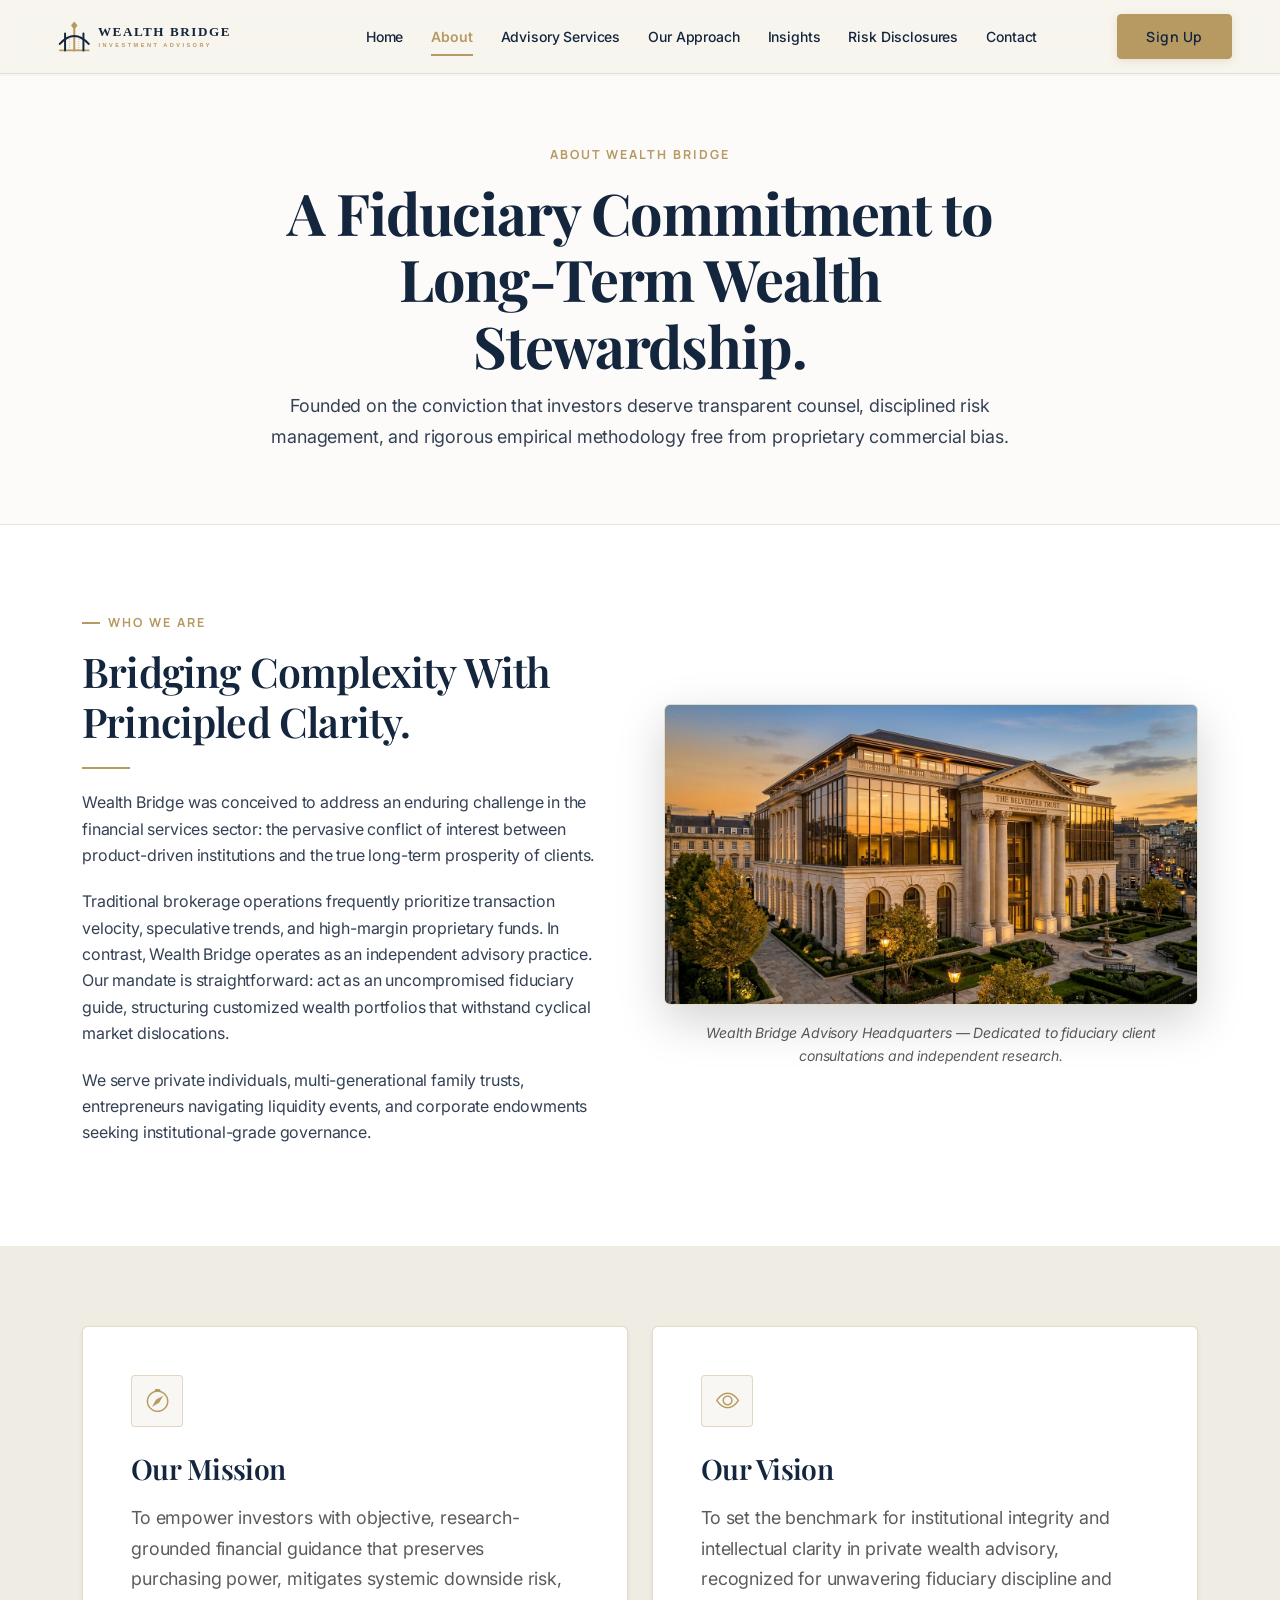
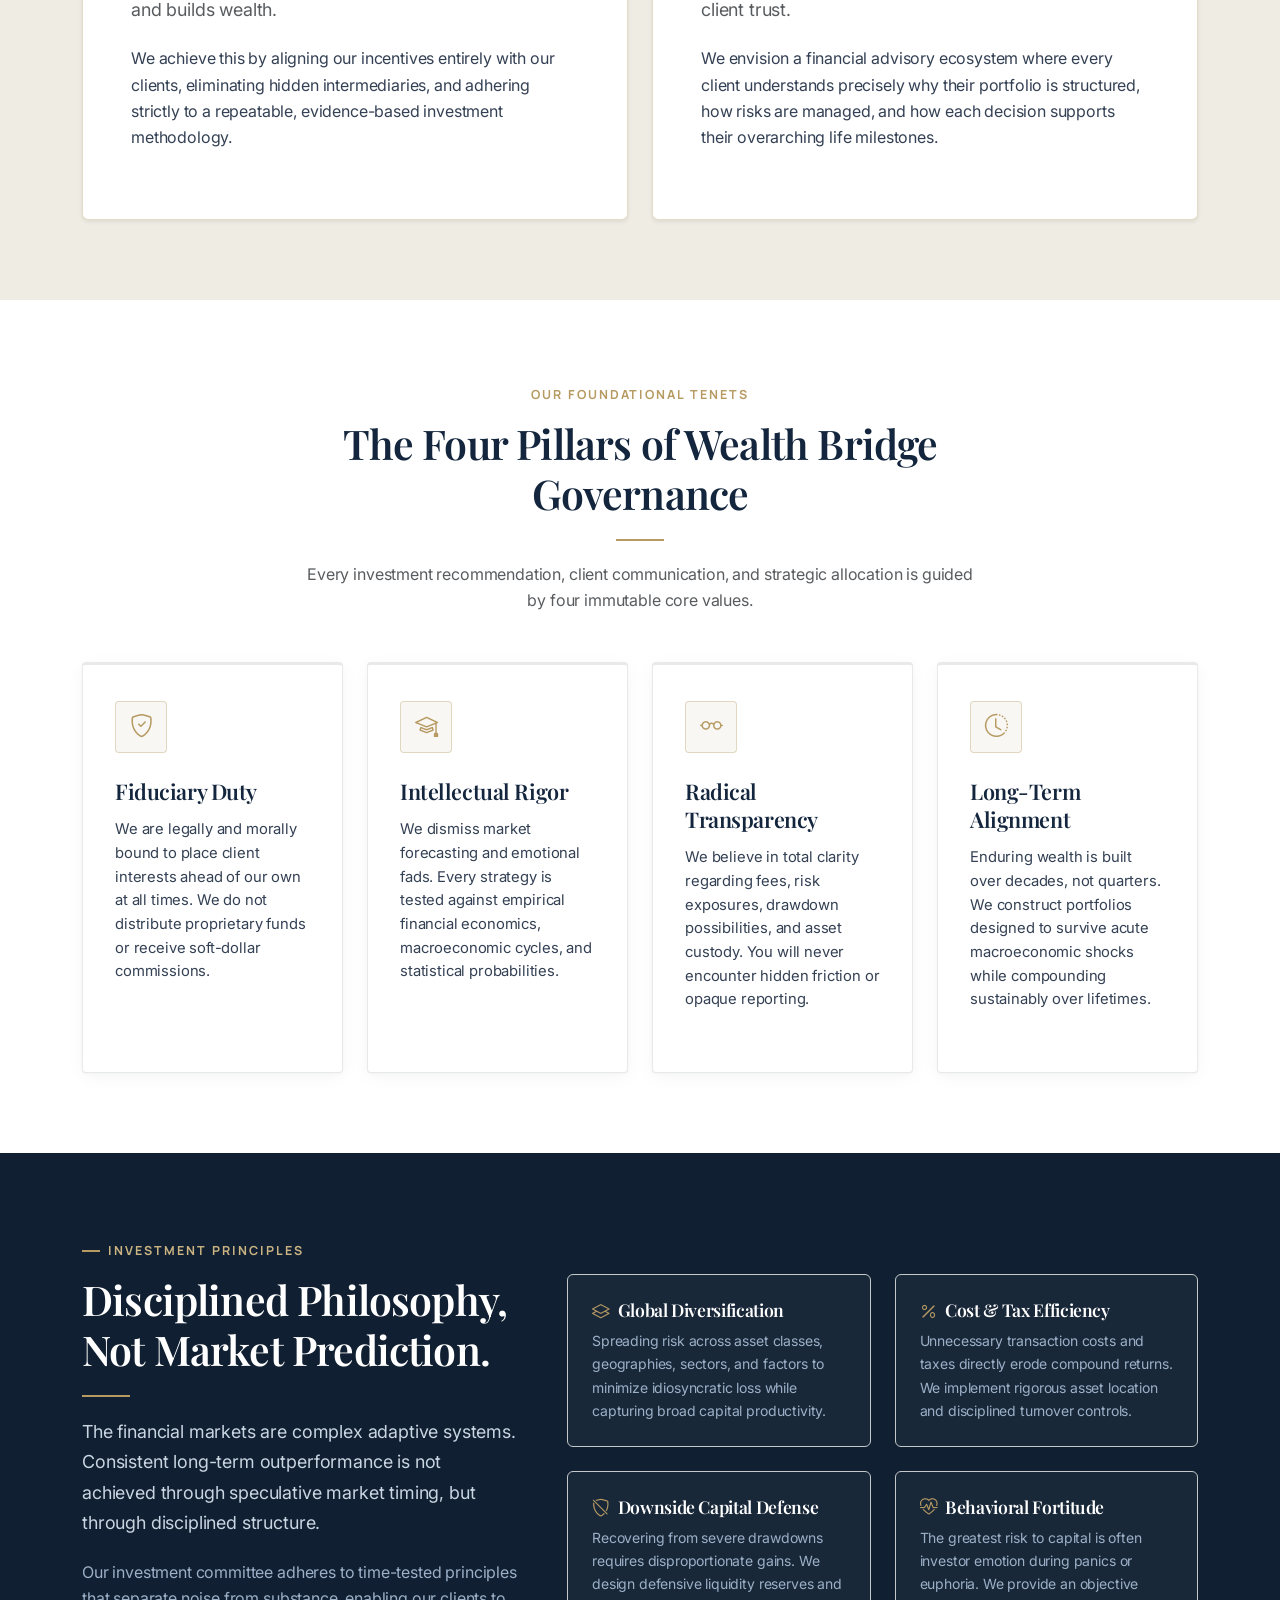
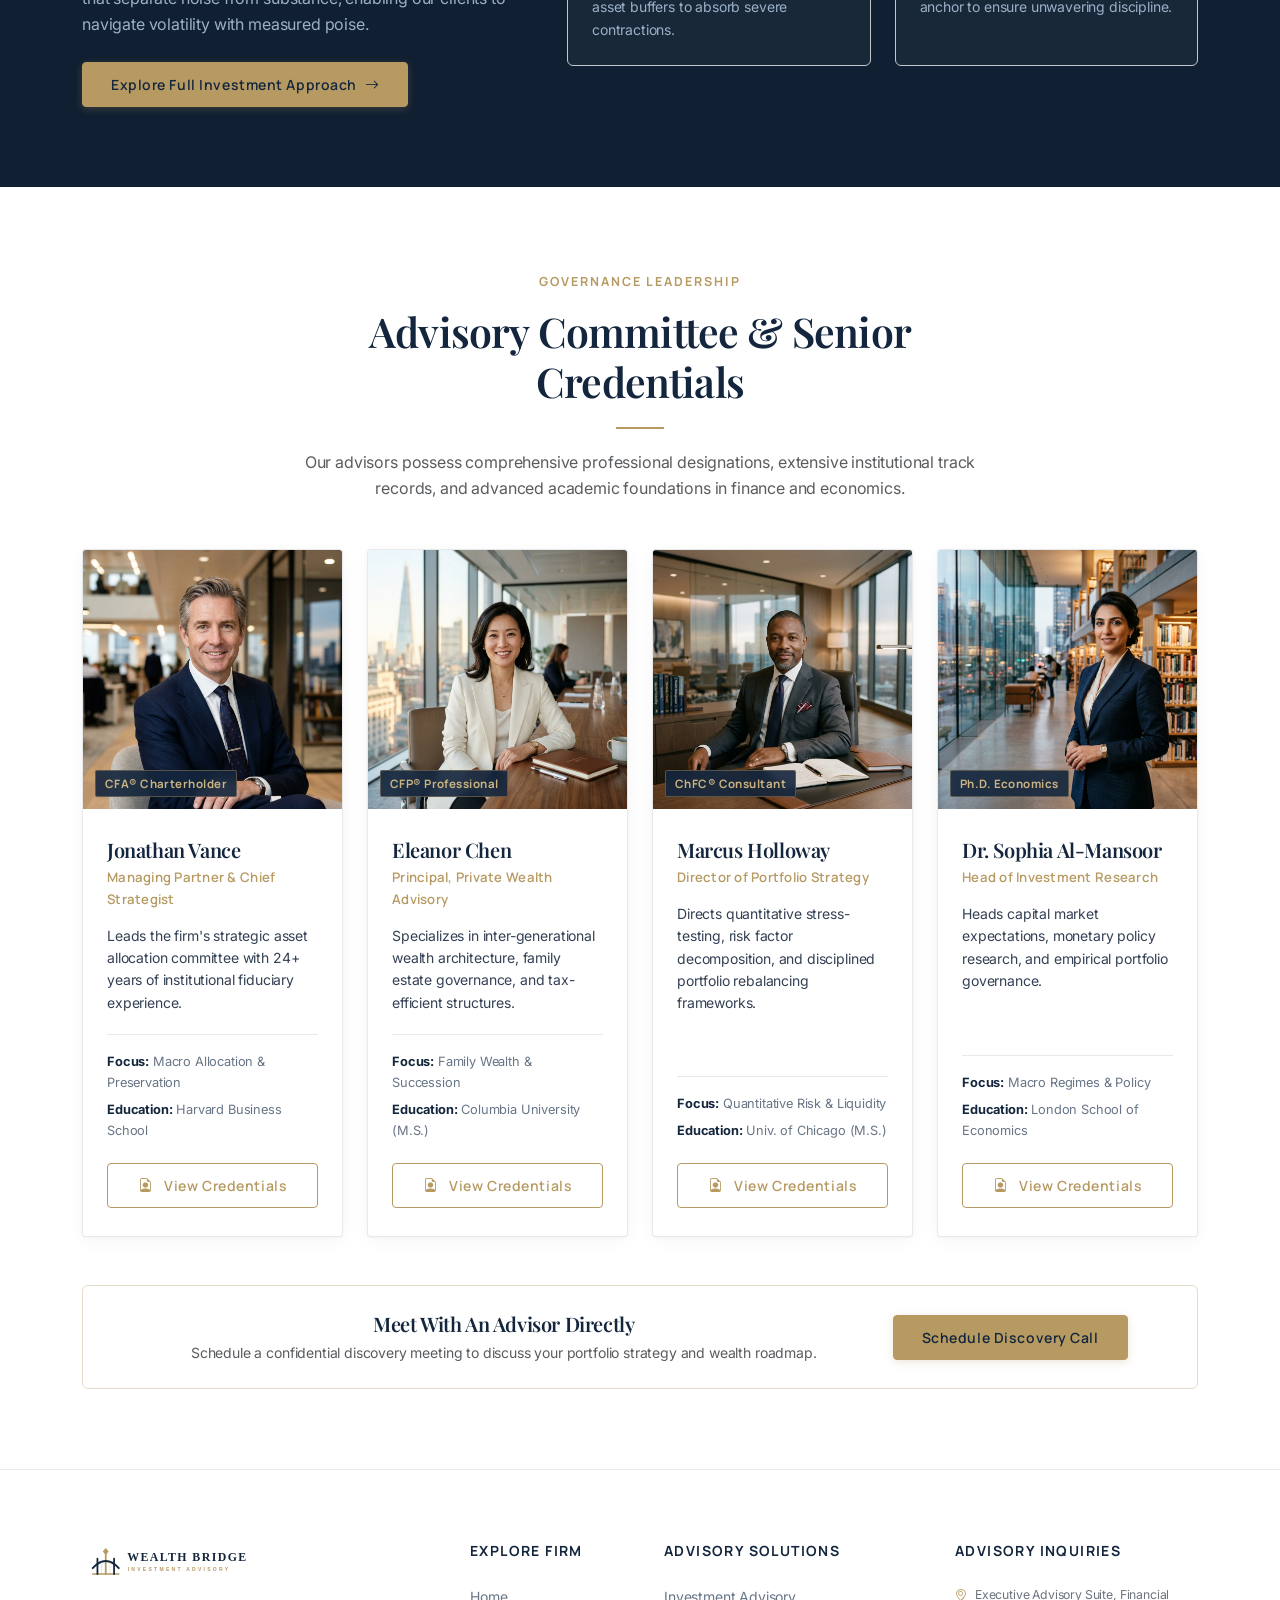
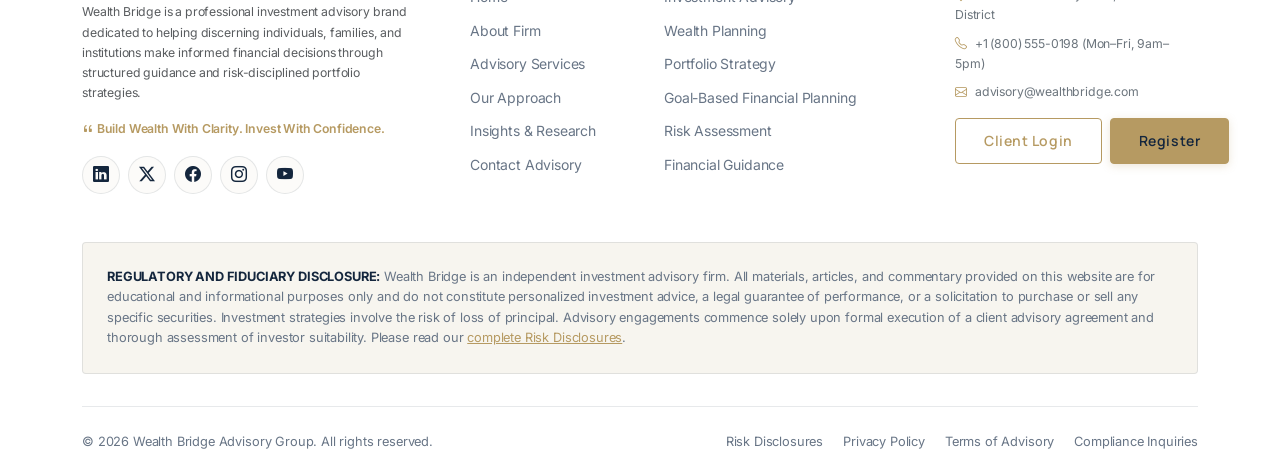
<file: about.html>
<!DOCTYPE html>
<html lang="en" data-theme="light">

<head>
  <meta charset="UTF-8">
  <meta name="viewport" content="width=device-width, initial-scale=1.0">
  <title>About Firm | Wealth Bridge — Fiduciary Stewardship & Advisory Governance</title>
  <meta name="description"
    content="Discover Wealth Bridge's founding mission, fiduciary governance, investment philosophy, and the seasoned credentials of our senior advisory committee.">
  <link rel="icon" type="image/svg+xml" href="assets/images/favicon.svg">

  <!-- Bootstrap 5 CSS & Bootstrap Icons CDN -->
  <link rel="stylesheet" href="https://cdn.jsdelivr.net/npm/bootstrap@5.3.3/dist/css/bootstrap.min.css">
  <link rel="stylesheet" href="https://cdn.jsdelivr.net/npm/bootstrap-icons@1.11.3/font/bootstrap-icons.min.css">

  <!-- Custom Design System -->
  <link rel="stylesheet" href="assets/css/style.css">
</head>

<body>

  <!-- =========================================================================
       MANDATORY NAVIGATION BAR
       ========================================================================= -->
  <header class="wb-navbar">
    <div class="container-fluid px-lg-5">
      <div class="d-flex align-items-center justify-content-between">

        <!-- Brand Logo -->
        <a class="navbar-brand" href="index.html" aria-label="Wealth Bridge Home">
          <img src="assets/images/logo.svg" alt="Wealth Bridge Logo" class="brand-logo-img" width="220" height="44">
        </a>

        <!-- Desktop Navigation Items -->
        <nav class="d-none d-xl-flex align-items-center navbar-nav flex-row">
          <a class="nav-link" href="index.html">Home</a>
          <a class="nav-link active" href="about.html">About</a>
          <a class="nav-link" href="advisory-services.html">Advisory Services</a>
          <a class="nav-link" href="investment-approach.html">Our Approach</a>
          <a class="nav-link" href="insights.html">Insights</a>
          <a class="nav-link" href="risk-disclosures.html">Risk Disclosures</a>
          <a class="nav-link" href="contact.html">Contact</a>
        </nav>

        <!-- Navbar Actions (Sign Up CTA) -->
        <div class="d-flex align-items-center gap-2 gap-md-3">

          <a href="signup.html" class="btn btn-gold d-none d-xl-inline-flex">
            <span>Sign Up</span>
          </a>

          <!-- Mobile Hamburger Trigger -->
          <button class="navbar-toggler d-xl-none" type="button" data-bs-toggle="offcanvas"
            data-bs-target="#mobileNavOffcanvas" aria-controls="mobileNavOffcanvas" aria-label="Open navigation menu">
            <i class="bi bi-list fs-3"></i>
          </button>

        </div>
      </div>
    </div>
  </header>

  <!-- Mobile Offcanvas Drawer -->
  <div class="offcanvas offcanvas-end wb-offcanvas" tabindex="-1" id="mobileNavOffcanvas"
    aria-labelledby="mobileNavLabel">
    <div class="offcanvas-header">
      <a href="index.html" class="d-flex align-items-center">
        <img src="assets/images/logo.svg" alt="Wealth Bridge Logo" class="brand-logo-img" style="height: 34px;">
      </a>
      <button type="button" class="btn-close" data-bs-dismiss="offcanvas" aria-label="Close menu"></button>
    </div>
    <div class="offcanvas-body d-flex flex-column p-4">
      <!-- Sign Up Button at the top: Visible without scroll on all mobile screens -->
      <div class="mb-3">
        <a href="signup.html" class="btn btn-gold w-100 text-center py-2 shadow-sm">
          <span>Sign Up</span>
          <i class="bi bi-arrow-right ms-2"></i>
        </a>
      </div>

      <nav class="nav flex-column mb-auto">
        <a class="nav-link" href="index.html">Home</a>
        <a class="nav-link active" href="about.html">About</a>
        <a class="nav-link" href="advisory-services.html">Advisory Services</a>
        <a class="nav-link" href="investment-approach.html">Our Approach</a>
        <a class="nav-link" href="insights.html">Insights</a>
        <a class="nav-link" href="risk-disclosures.html">Risk Disclosures</a>
        <a class="nav-link" href="contact.html">Contact</a>
      </nav>

      <div class="pt-3 border-top text-center mt-3">
        <p class="text-muted small mb-0">Build Wealth With Clarity. Invest With Confidence.</p>
      </div>
    </div>
  </div>

  <!-- =========================================================================
       MAIN CONTENT WRAPPER
       ========================================================================= -->
  <main class="main-wrapper">

    <!-- PAGE HERO -->
    <section class="page-hero">
      <div class="container">
        <div class="page-hero-inner text-center mx-auto">
          <span class="eyebrow eyebrow-center justify-content-center">ABOUT WEALTH BRIDGE</span>
          <h1>A Fiduciary Commitment to Long-Term Wealth Stewardship.</h1>
          <p class="lead mx-auto">
            Founded on the conviction that investors deserve transparent counsel, disciplined risk management, and
            rigorous empirical methodology free from proprietary commercial bias.
          </p>
        </div>
      </div>
    </section>

    <!-- BRAND INTRODUCTION & FOUNDING HERITAGE -->
    <section class="section-padding section-surface">
      <div class="container">
        <div class="row align-items-center g-5">
          <div class="col-lg-6 order-lg-2">
            <div class="ratio ratio-16x9 rounded overflow-hidden shadow-lg border border-gold">
              <img src="assets/images/architecture_firm.jpg" alt="Wealth Bridge Institutional Advisory Headquarters"
                class="w-100 h-100 object-fit-cover">
            </div>
            <div class="mt-3 text-muted small text-center fst-italic">
              Wealth Bridge Advisory Headquarters — Dedicated to fiduciary client consultations and independent
              research.
            </div>
          </div>
          <div class="col-lg-6 order-lg-1">
            <span class="eyebrow">WHO WE ARE</span>
            <h2>Bridging Complexity With Principled Clarity.</h2>
            <div class="gold-divider"></div>
            <p>
              Wealth Bridge was conceived to address an enduring challenge in the financial services sector: the
              pervasive conflict of interest between product-driven institutions and the true long-term prosperity of
              clients.
            </p>
            <p>
              Traditional brokerage operations frequently prioritize transaction velocity, speculative trends, and
              high-margin proprietary funds. In contrast, Wealth Bridge operates as an independent advisory practice.
              Our mandate is straightforward: act as an uncompromised fiduciary guide, structuring customized wealth
              portfolios that withstand cyclical market dislocations.
            </p>
            <p>
              We serve private individuals, multi-generational family trusts, entrepreneurs navigating liquidity events,
              and corporate endowments seeking institutional-grade governance.
            </p>
          </div>
        </div>
      </div>
    </section>

    <!-- MISSION & VISION -->
    <section class="section-padding section-alt">
      <div class="container">
        <div class="row g-4">
          <div class="col-md-6">
            <div class="p-4 p-lg-5 rounded bg-surface border border-gold h-100 shadow-sm">
              <div class="service-icon-wrap">
                <i class="bi bi-compass"></i>
              </div>
              <h3 class="mb-3">Our Mission</h3>
              <p class="lead text-muted">
                To empower investors with objective, research-grounded financial guidance that preserves purchasing
                power, mitigates systemic downside risk, and builds wealth.
              </p>
              <p>
                We achieve this by aligning our incentives entirely with our clients, eliminating hidden intermediaries,
                and adhering strictly to a repeatable, evidence-based investment methodology.
              </p>
            </div>
          </div>
          <div class="col-md-6">
            <div class="p-4 p-lg-5 rounded bg-surface border border-gold h-100 shadow-sm">
              <div class="service-icon-wrap">
                <i class="bi bi-eye"></i>
              </div>
              <h3 class="mb-3">Our Vision</h3>
              <p class="lead text-muted">
                To set the benchmark for institutional integrity and intellectual clarity in private wealth advisory,
                recognized for unwavering fiduciary discipline and client trust.
              </p>
              <p>
                We envision a financial advisory ecosystem where every client understands precisely why their portfolio
                is structured, how risks are managed, and how each decision supports their overarching life milestones.
              </p>
            </div>
          </div>
        </div>
      </div>
    </section>

    <!-- CORE VALUES -->
    <section class="section-padding section-surface">
      <div class="container">
        <div class="section-header text-center">
          <span class="eyebrow eyebrow-center">OUR FOUNDATIONAL TENETS</span>
          <h2>The Four Pillars of Wealth Bridge Governance</h2>
          <div class="gold-divider center"></div>
          <p class="text-muted">
            Every investment recommendation, client communication, and strategic allocation is guided by four immutable
            core values.
          </p>
        </div>

        <div class="row g-4 justify-content-center">
          <div class="col-md-6 col-lg-3">
            <div class="service-card">
              <div class="service-icon-wrap"><i class="bi bi-shield-check"></i></div>
              <h3>Fiduciary Duty</h3>
              <p>
                We are legally and morally bound to place client interests ahead of our own at all times. We do not
                distribute proprietary funds or receive soft-dollar commissions.
              </p>
            </div>
          </div>
          <div class="col-md-6 col-lg-3">
            <div class="service-card">
              <div class="service-icon-wrap"><i class="bi bi-mortarboard"></i></div>
              <h3>Intellectual Rigor</h3>
              <p>
                We dismiss market forecasting and emotional fads. Every strategy is tested against empirical financial
                economics, macroeconomic cycles, and statistical probabilities.
              </p>
            </div>
          </div>
          <div class="col-md-6 col-lg-3">
            <div class="service-card">
              <div class="service-icon-wrap"><i class="bi bi-eyeglasses"></i></div>
              <h3>Radical Transparency</h3>
              <p>
                We believe in total clarity regarding fees, risk exposures, drawdown possibilities, and asset custody.
                You will never encounter hidden friction or opaque reporting.
              </p>
            </div>
          </div>
          <div class="col-md-6 col-lg-3">
            <div class="service-card">
              <div class="service-icon-wrap"><i class="bi bi-clock-history"></i></div>
              <h3>Long-Term Alignment</h3>
              <p>
                Enduring wealth is built over decades, not quarters. We construct portfolios designed to survive acute
                macroeconomic shocks while compounding sustainably over lifetimes.
              </p>
            </div>
          </div>
        </div>
      </div>
    </section>

    <!-- INVESTMENT PRINCIPLES -->
    <section class="section-padding section-navy">
      <div class="container">
        <div class="row align-items-center g-5">
          <div class="col-lg-5">
            <span class="eyebrow" style="color: #CBB482;">INVESTMENT PRINCIPLES</span>
            <h2 class="text-white mb-3">Disciplined Philosophy, Not Market Prediction.</h2>
            <div class="gold-divider"></div>
            <p class="lead" style="color: #CAD5E2;">
              The financial markets are complex adaptive systems. Consistent long-term outperformance is not achieved
              through speculative market timing, but through disciplined structure.
            </p>
            <p style="color: #9BB0C7;">
              Our investment committee adheres to time-tested principles that separate noise from substance, enabling
              our clients to navigate volatility with measured poise.
            </p>
            <div class="mt-4">
              <a href="investment-approach.html" class="btn btn-gold">
                <span>Explore Full Investment Approach</span>
                <i class="bi bi-arrow-right"></i>
              </a>
            </div>
          </div>
          <div class="col-lg-7">
            <div class="row g-4">
              <div class="col-sm-6">
                <div class="p-4 rounded border border-secondary-subtle h-100"
                  style="background-color: rgba(255, 255, 255, 0.04);">
                  <h4 class="text-white h5 mb-2"><i class="bi bi-layers text-gold me-2"></i>Global Diversification</h4>
                  <p class="small mb-0" style="color: #9BB0C7;">
                    Spreading risk across asset classes, geographies, sectors, and factors to minimize idiosyncratic
                    loss while capturing broad capital productivity.
                  </p>
                </div>
              </div>
              <div class="col-sm-6">
                <div class="p-4 rounded border border-secondary-subtle h-100"
                  style="background-color: rgba(255, 255, 255, 0.04);">
                  <h4 class="text-white h5 mb-2"><i class="bi bi-percent text-gold me-2"></i>Cost & Tax Efficiency</h4>
                  <p class="small mb-0" style="color: #9BB0C7;">
                    Unnecessary transaction costs and taxes directly erode compound returns. We implement rigorous asset
                    location and disciplined turnover controls.
                  </p>
                </div>
              </div>
              <div class="col-sm-6">
                <div class="p-4 rounded border border-secondary-subtle h-100"
                  style="background-color: rgba(255, 255, 255, 0.04);">
                  <h4 class="text-white h5 mb-2"><i class="bi bi-shield-slash text-gold me-2"></i>Downside Capital
                    Defense</h4>
                  <p class="small mb-0" style="color: #9BB0C7;">
                    Recovering from severe drawdowns requires disproportionate gains. We design defensive liquidity
                    reserves and asset buffers to absorb severe contractions.
                  </p>
                </div>
              </div>
              <div class="col-sm-6">
                <div class="p-4 rounded border border-secondary-subtle h-100"
                  style="background-color: rgba(255, 255, 255, 0.04);">
                  <h4 class="text-white h5 mb-2"><i class="bi bi-heart-pulse text-gold me-2"></i>Behavioral Fortitude
                  </h4>
                  <p class="small mb-0" style="color: #9BB0C7;">
                    The greatest risk to capital is often investor emotion during panics or euphoria. We provide an
                    objective anchor to ensure unwavering discipline.
                  </p>
                </div>
              </div>
            </div>
          </div>
        </div>
      </div>
    </section>

    <!-- FULL ADVISORY TEAM CREDENTIALS (ID: team) -->
    <section class="section-padding section-surface" id="team">
      <div class="container">
        <div class="section-header text-center">
          <span class="eyebrow eyebrow-center">GOVERNANCE LEADERSHIP</span>
          <h2>Advisory Committee & Senior Credentials</h2>
          <div class="gold-divider center"></div>
          <p class="text-muted">
            Our advisors possess comprehensive professional designations, extensive institutional track records, and
            advanced academic foundations in finance and economics.
          </p>
        </div>

        <div class="row g-4 justify-content-center">
          <!-- Advisor 1: Jonathan Vance -->
          <div class="col-md-6 col-lg-3">
            <div class="advisor-card">
              <div class="advisor-img-wrap">
                <img src="assets/images/advisor_vance.jpg" alt="Jonathan Vance, CFA - Managing Partner" loading="lazy">
                <div class="advisor-badge-strip">
                  <span class="credential-pill">CFA® Charterholder</span>
                </div>
              </div>
              <div class="advisor-content">
                <h3>Jonathan Vance</h3>
                <div class="advisor-title">Managing Partner & Chief Strategist</div>
                <p class="advisor-bio">
                  Leads the firm's strategic asset allocation committee with 24+ years of institutional fiduciary
                  experience.
                </p>
                <div class="advisor-meta">
                  <div class="advisor-meta-item"><strong>Focus:</strong> Macro Allocation & Preservation</div>
                  <div class="advisor-meta-item"><strong>Education:</strong> Harvard Business School</div>
                </div>
                <button type="button" class="btn btn-outline-gold btn-sm w-100 mt-3 view-credentials-btn"
                  data-advisor="vance">
                  <i class="bi bi-file-earmark-person me-1"></i>View Credentials
                </button>
              </div>
            </div>
          </div>

          <!-- Advisor 2: Eleanor Chen -->
          <div class="col-md-6 col-lg-3">
            <div class="advisor-card">
              <div class="advisor-img-wrap">
                <img src="assets/images/advisor_chen.jpg" alt="Eleanor Chen, CFP® - Principal" loading="lazy">
                <div class="advisor-badge-strip">
                  <span class="credential-pill">CFP® Professional</span>
                </div>
              </div>
              <div class="advisor-content">
                <h3>Eleanor Chen</h3>
                <div class="advisor-title">Principal, Private Wealth Advisory</div>
                <p class="advisor-bio">
                  Specializes in inter-generational wealth architecture, family estate governance, and tax-efficient
                  structures.
                </p>
                <div class="advisor-meta">
                  <div class="advisor-meta-item"><strong>Focus:</strong> Family Wealth & Succession</div>
                  <div class="advisor-meta-item"><strong>Education:</strong> Columbia University (M.S.)</div>
                </div>
                <button type="button" class="btn btn-outline-gold btn-sm w-100 mt-3 view-credentials-btn"
                  data-advisor="chen">
                  <i class="bi bi-file-earmark-person me-1"></i>View Credentials
                </button>
              </div>
            </div>
          </div>

          <!-- Advisor 3: Marcus Holloway -->
          <div class="col-md-6 col-lg-3">
            <div class="advisor-card">
              <div class="advisor-img-wrap">
                <img src="assets/images/advisor_holloway.jpg" alt="Marcus Holloway, ChFC® - Director" loading="lazy">
                <div class="advisor-badge-strip">
                  <span class="credential-pill">ChFC® Consultant</span>
                </div>
              </div>
              <div class="advisor-content">
                <h3>Marcus Holloway</h3>
                <div class="advisor-title">Director of Portfolio Strategy</div>
                <p class="advisor-bio">
                  Directs quantitative stress-testing, risk factor decomposition, and disciplined portfolio rebalancing
                  frameworks.
                </p>
                <div class="advisor-meta">
                  <div class="advisor-meta-item"><strong>Focus:</strong> Quantitative Risk & Liquidity</div>
                  <div class="advisor-meta-item"><strong>Education:</strong> Univ. of Chicago (M.S.)</div>
                </div>
                <button type="button" class="btn btn-outline-gold btn-sm w-100 mt-3 view-credentials-btn"
                  data-advisor="holloway">
                  <i class="bi bi-file-earmark-person me-1"></i>View Credentials
                </button>
              </div>
            </div>
          </div>

          <!-- Advisor 4: Dr. Sophia Al-Mansoor -->
          <div class="col-md-6 col-lg-3">
            <div class="advisor-card">
              <div class="advisor-img-wrap">
                <img src="assets/images/advisor_mansoor.jpg" alt="Dr. Sophia Al-Mansoor, Ph.D. - Research Head"
                  loading="lazy">
                <div class="advisor-badge-strip">
                  <span class="credential-pill">Ph.D. Economics</span>
                </div>
              </div>
              <div class="advisor-content">
                <h3>Dr. Sophia Al-Mansoor</h3>
                <div class="advisor-title">Head of Investment Research</div>
                <p class="advisor-bio">
                  Heads capital market expectations, monetary policy research, and empirical portfolio governance.
                </p>
                <div class="advisor-meta">
                  <div class="advisor-meta-item"><strong>Focus:</strong> Macro Regimes & Policy</div>
                  <div class="advisor-meta-item"><strong>Education:</strong> London School of Economics</div>
                </div>
                <button type="button" class="btn btn-outline-gold btn-sm w-100 mt-3 view-credentials-btn"
                  data-advisor="mansoor">
                  <i class="bi bi-file-earmark-person me-1"></i>View Credentials
                </button>
              </div>
            </div>
          </div>
        </div>

        <div class="mt-5 p-4 rounded bg-alt border border-gold text-center">
          <div class="row align-items-center justify-content-center">
            <div class="col-lg-8">
              <h4 class="mb-1">Meet With An Advisor Directly</h4>
              <p class="text-muted mb-0 small">Schedule a confidential discovery meeting to discuss your portfolio
                strategy and wealth roadmap.</p>
            </div>
            <div class="col-lg-3 text-lg-end mt-3 mt-lg-0">
              <a href="contact.html" class="btn btn-gold">Schedule Discovery Call</a>
            </div>
          </div>
        </div>

      </div>
    </section>

  </main>

  <!-- =========================================================================
       MASTER INSTITUTIONAL FOOTER
       ========================================================================= -->
  <footer class="wb-footer">
    <div class="container">
      <div class="row g-5">

        <div class="col-lg-4">
          <a href="index.html" class="d-inline-block mb-3">
            <img src="assets/images/logo.svg" alt="Wealth Bridge Logo" class="brand-logo-img" style="height: 38px;">
          </a>
          <p class="small text-muted mb-3">
            Wealth Bridge is a professional investment advisory brand dedicated to helping discerning individuals,
            families, and institutions make informed financial decisions through structured guidance and
            risk-disciplined portfolio strategies.
          </p>
          <div class="text-gold small fw-semibold mb-3">
            <i class="bi bi-quote"></i> Build Wealth With Clarity. Invest With Confidence.
          </div>
          <!-- Social Icons in Footer with Hover -->
          <div class="footer-social-links d-flex align-items-center gap-2">
            <a href="#" class="social-icon-btn" aria-label="LinkedIn" title="LinkedIn"><i
                class="bi bi-linkedin"></i></a>
            <a href="#" class="social-icon-btn" aria-label="X (formerly Twitter)" title="X (Twitter)"><i
                class="bi bi-twitter-x"></i></a>
            <a href="#" class="social-icon-btn" aria-label="Facebook" title="Facebook"><i
                class="bi bi-facebook"></i></a>
            <a href="#" class="social-icon-btn" aria-label="Instagram" title="Instagram"><i
                class="bi bi-instagram"></i></a>
            <a href="#" class="social-icon-btn" aria-label="YouTube" title="YouTube"><i class="bi bi-youtube"></i></a>
          </div>
        </div>

        <div class="col-6 col-md-3 col-lg-2">
          <h4>Explore Firm</h4>
          <ul class="wb-footer-links">
            <li><a href="index.html">Home</a></li>
            <li><a href="about.html">About Firm</a></li>
            <li><a href="advisory-services.html">Advisory Services</a></li>
            <li><a href="investment-approach.html">Our Approach</a></li>
            <li><a href="insights.html">Insights & Research</a></li>
            <li><a href="contact.html">Contact Advisory</a></li>
          </ul>
        </div>

        <div class="col-6 col-md-3 col-lg-3">
          <h4>Advisory Solutions</h4>
          <ul class="wb-footer-links">
            <li><a href="advisory-services.html#service-investment-advisory">Investment Advisory</a></li>
            <li><a href="advisory-services.html#service-wealth-planning">Wealth Planning</a></li>
            <li><a href="advisory-services.html#service-portfolio-strategy">Portfolio Strategy</a></li>
            <li><a href="advisory-services.html#service-goal-planning">Goal-Based Financial Planning</a></li>
            <li><a href="advisory-services.html#service-risk-assessment">Risk Assessment</a></li>
            <li><a href="advisory-services.html#service-financial-guidance">Financial Guidance</a></li>
          </ul>
        </div>

        <div class="col-md-6 col-lg-3">
          <h4>Advisory Inquiries</h4>
          <p class="small text-secondary mb-2">
            <i class="bi bi-geo-alt text-gold me-2"></i>Executive Advisory Suite, Financial District
          </p>
          <p class="small text-secondary mb-2">
            <i class="bi bi-telephone text-gold me-2"></i>+1 (800) 555-0198 (Mon–Fri, 9am–5pm)
          </p>
          <p class="small text-secondary mb-3">
            <i class="bi bi-envelope text-gold me-2"></i>advisory@wealthbridge.com
          </p>
          <div class="d-flex gap-2">
            <a href="login.html" class="btn btn-outline-gold btn-sm">Client Login</a>
            <a href="signup.html" class="btn btn-gold btn-sm">Register</a>
          </div>
        </div>

      </div>

      <div class="footer-disclaimer-box">
        <strong>REGULATORY AND FIDUCIARY DISCLOSURE:</strong> Wealth Bridge is an independent investment advisory firm.
        All materials, articles, and commentary provided on this website are for educational and informational purposes
        only and do not constitute personalized investment advice, a legal guarantee of performance, or a solicitation
        to purchase or sell any specific securities. Investment strategies involve the risk of loss of principal.
        Advisory engagements commence solely upon formal execution of a client advisory agreement and thorough
        assessment of investor suitability. Please read our <a href="risk-disclosures.html"
          class="text-gold text-decoration-underline">complete Risk Disclosures</a>.
      </div>

      <div class="footer-bottom">
        <div class="d-flex flex-column flex-md-row justify-content-between align-items-center gap-3">
          <div>
            &copy; 2026 Wealth Bridge Advisory Group. All rights reserved.
          </div>
          <div class="footer-bottom-links">
            <a href="risk-disclosures.html">Risk Disclosures</a>
            <a href="risk-disclosures.html#privacy">Privacy Policy</a>
            <a href="risk-disclosures.html#terms">Terms of Advisory</a>
            <a href="contact.html">Compliance Inquiries</a>
          </div>
        </div>
      </div>

    </div>
  </footer>

  <!-- =========================================================================
       ADVISOR CREDENTIALS MODAL
       ========================================================================= -->
  <div class="modal fade" id="advisorCredentialsModal" tabindex="-1" aria-labelledby="advisorModalName"
    aria-hidden="true">
    <div class="modal-dialog modal-dialog-centered modal-lg">
      <div class="modal-content">
        <div class="modal-header">
          <div>
            <h4 class="modal-title h5 mb-0" id="advisorModalName">Advisor Name</h4>
            <span class="text-gold small fw-semibold" id="advisorModalTitle">Title</span>
          </div>
          <button type="button" class="btn-close" data-bs-dismiss="modal" aria-label="Close"></button>
        </div>
        <div class="modal-body">
          <div class="row g-4">
            <div class="col-md-6 border-end">
              <h6 class="text-muted small text-uppercase mb-2">Designation & Standards</h6>
              <p class="fw-semibold text-heading mb-3" id="advisorModalDesignation"></p>

              <h6 class="text-muted small text-uppercase mb-2">Academic Credentials</h6>
              <p class="text-body mb-3" id="advisorModalEducation"></p>

              <h6 class="text-muted small text-uppercase mb-2">Verified Experience</h6>
              <p class="text-body mb-0" id="advisorModalExperience"></p>
            </div>
            <div class="col-md-6">
              <h6 class="text-muted small text-uppercase mb-2">Core Practice Focus</h6>
              <p class="text-body mb-3" id="advisorModalFocus"></p>

              <h6 class="text-muted small text-uppercase mb-2">Professional Biography</h6>
              <p class="small text-body mb-0" id="advisorModalBio"></p>
            </div>
          </div>
          <div class="mt-4 p-3 rounded bg-gold-subtle border border-gold">
            <div class="d-flex align-items-center gap-2">
              <i class="bi bi-shield-check text-gold fs-5"></i>
              <div class="small text-body">
                <strong>Fiduciary Pledge:</strong> This advisor operates under a legal fiduciary standard, bound to act
                in the best interests of advisory clients at all times.
              </div>
            </div>
          </div>
        </div>
        <div class="modal-footer">
          <button type="button" class="btn btn-outline-gold" data-bs-dismiss="modal">Close</button>
          <a href="contact.html" class="btn btn-gold">Request Consultation With This Advisor</a>
        </div>
      </div>
    </div>
  </div>

  <!-- Bootstrap 5 JS Bundle CDN -->
  <script src="https://cdn.jsdelivr.net/npm/bootstrap@5.3.3/dist/js/bootstrap.bundle.min.js"></script>
  <!-- Main Script -->
  <script src="assets/js/main.js"></script>
</body>

</html>
</file>
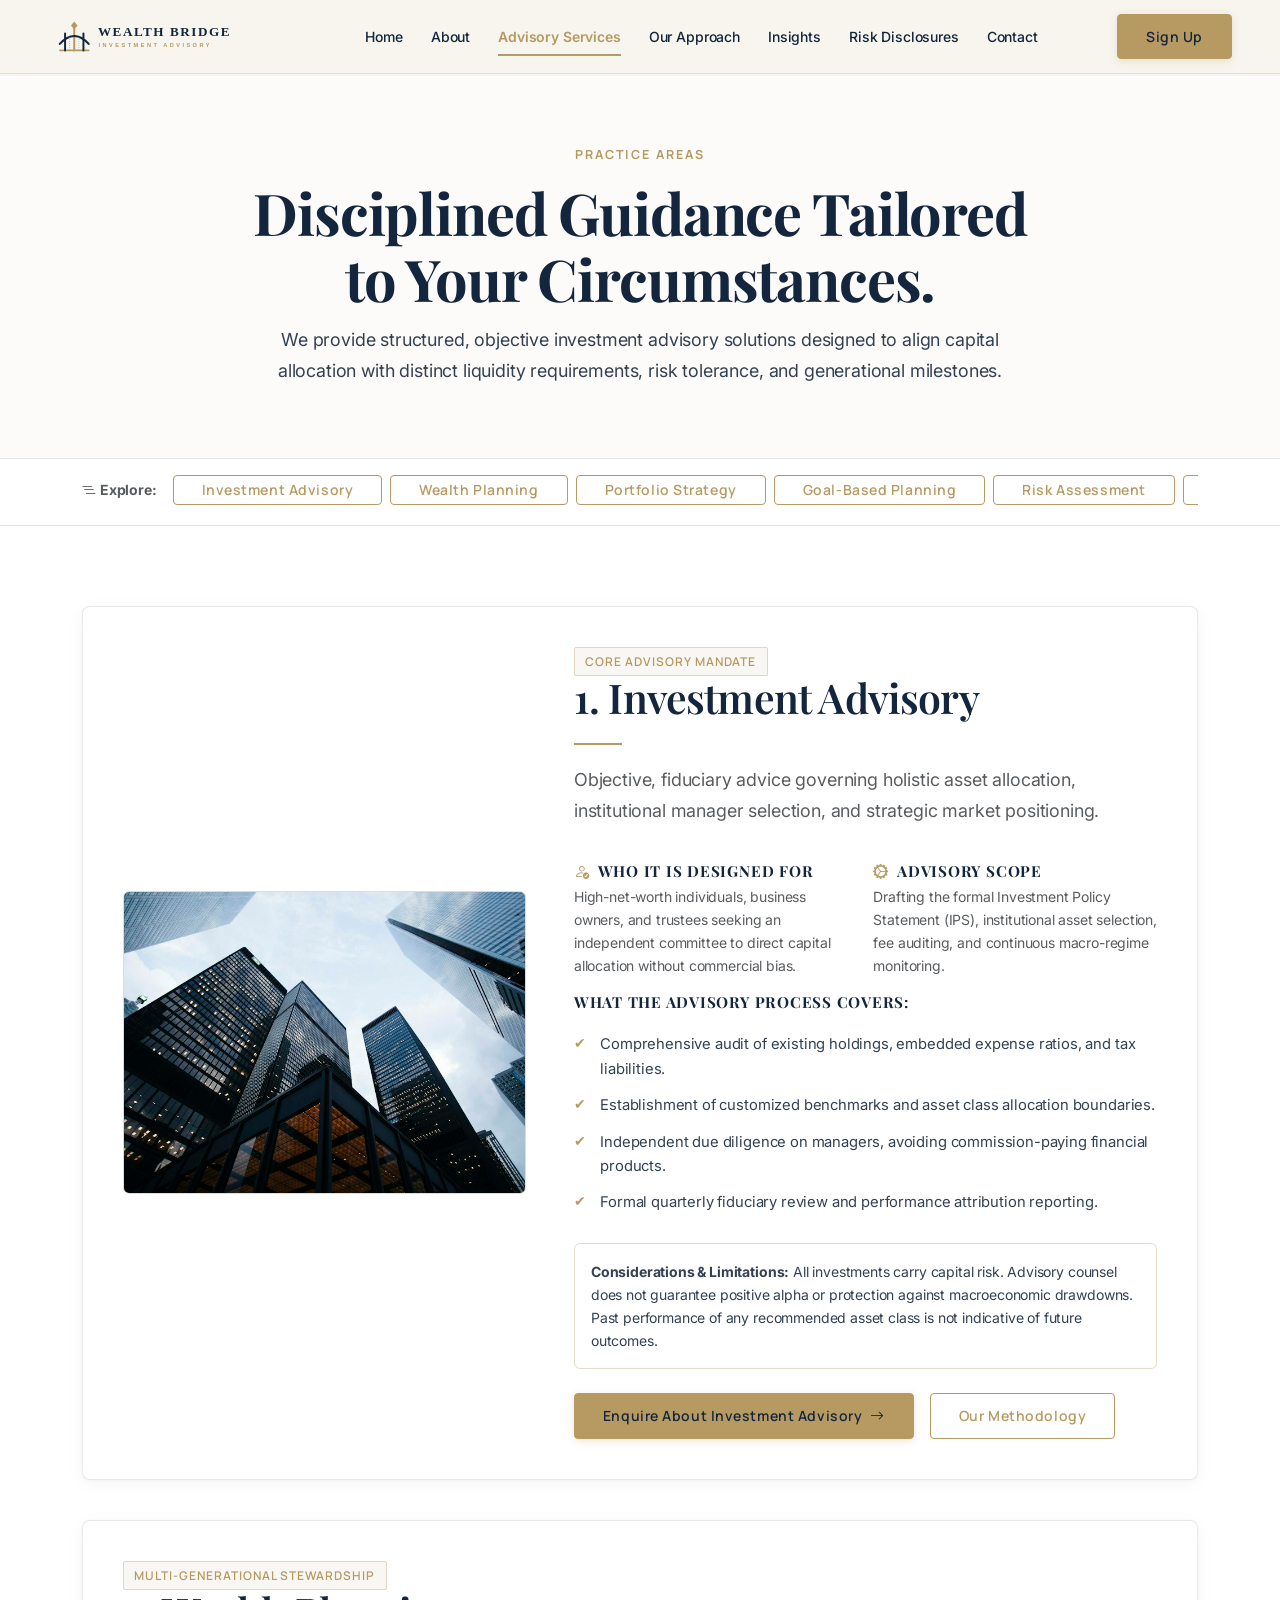
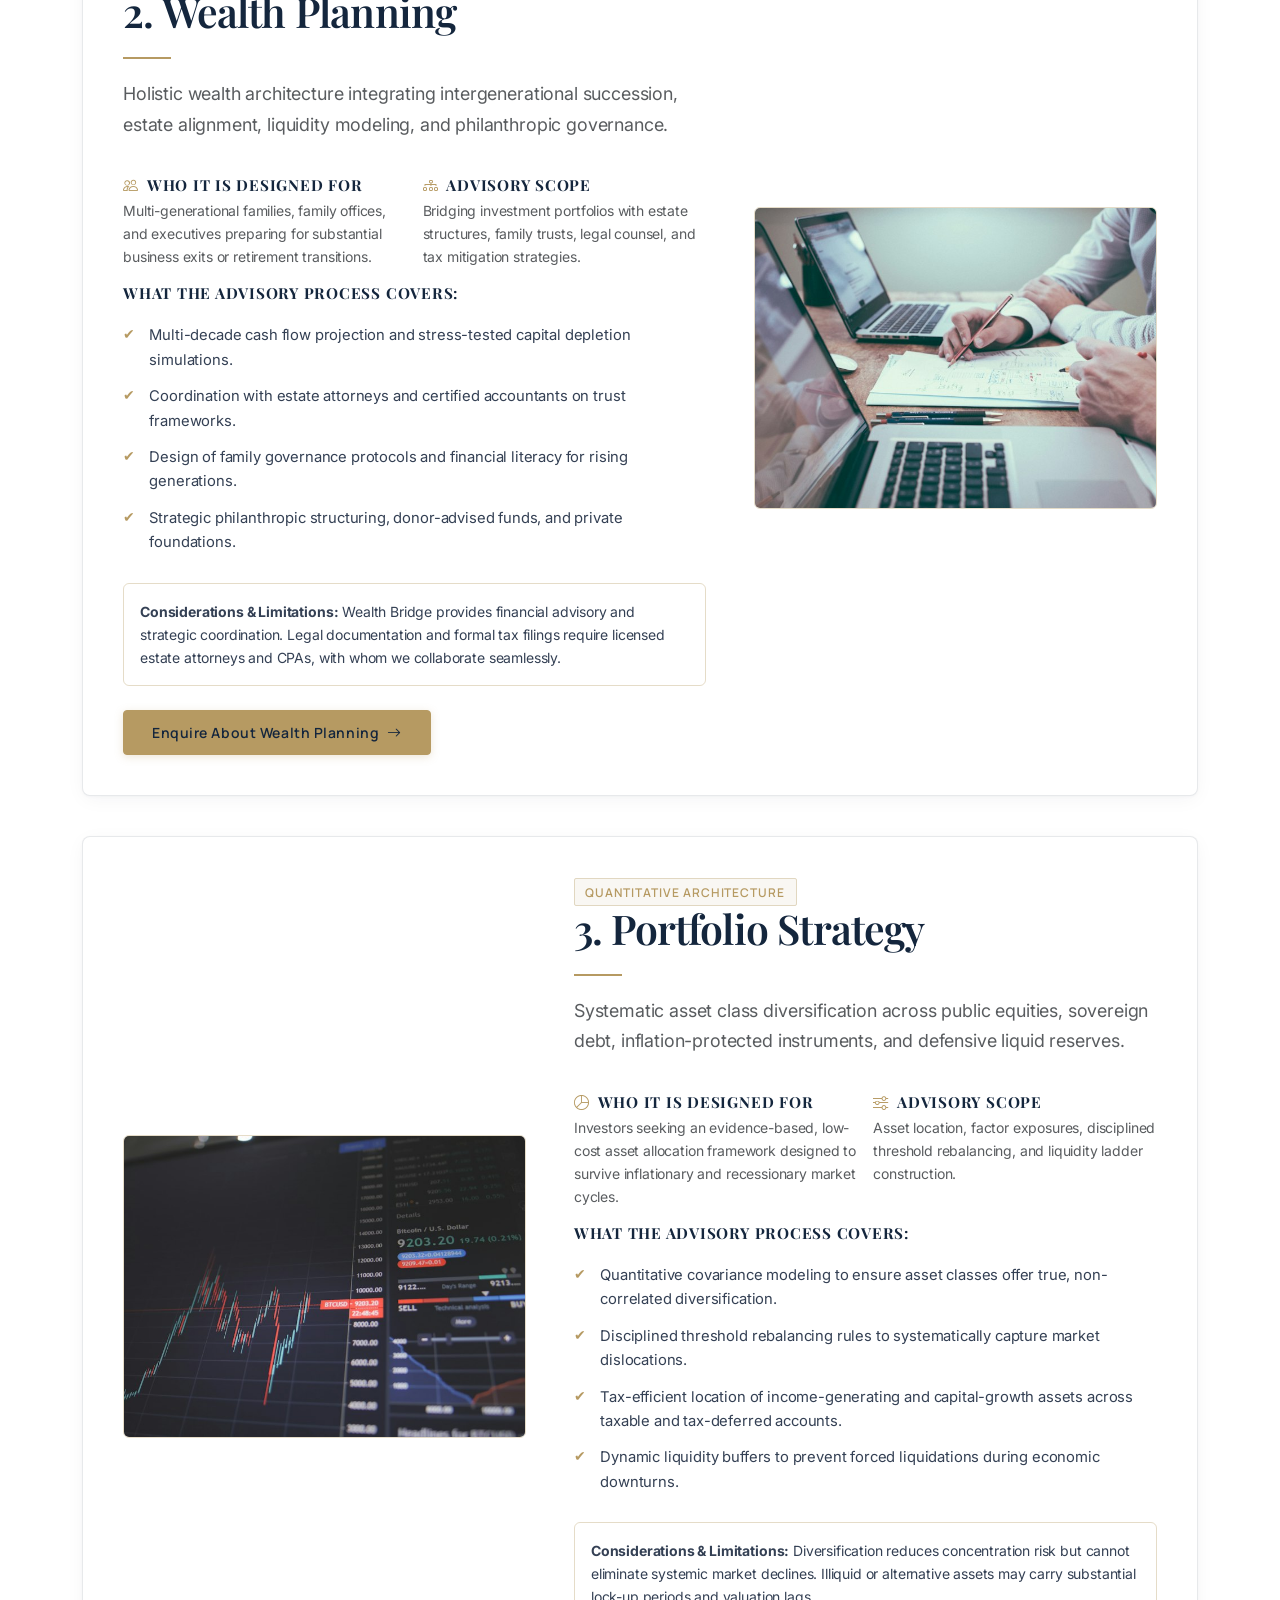
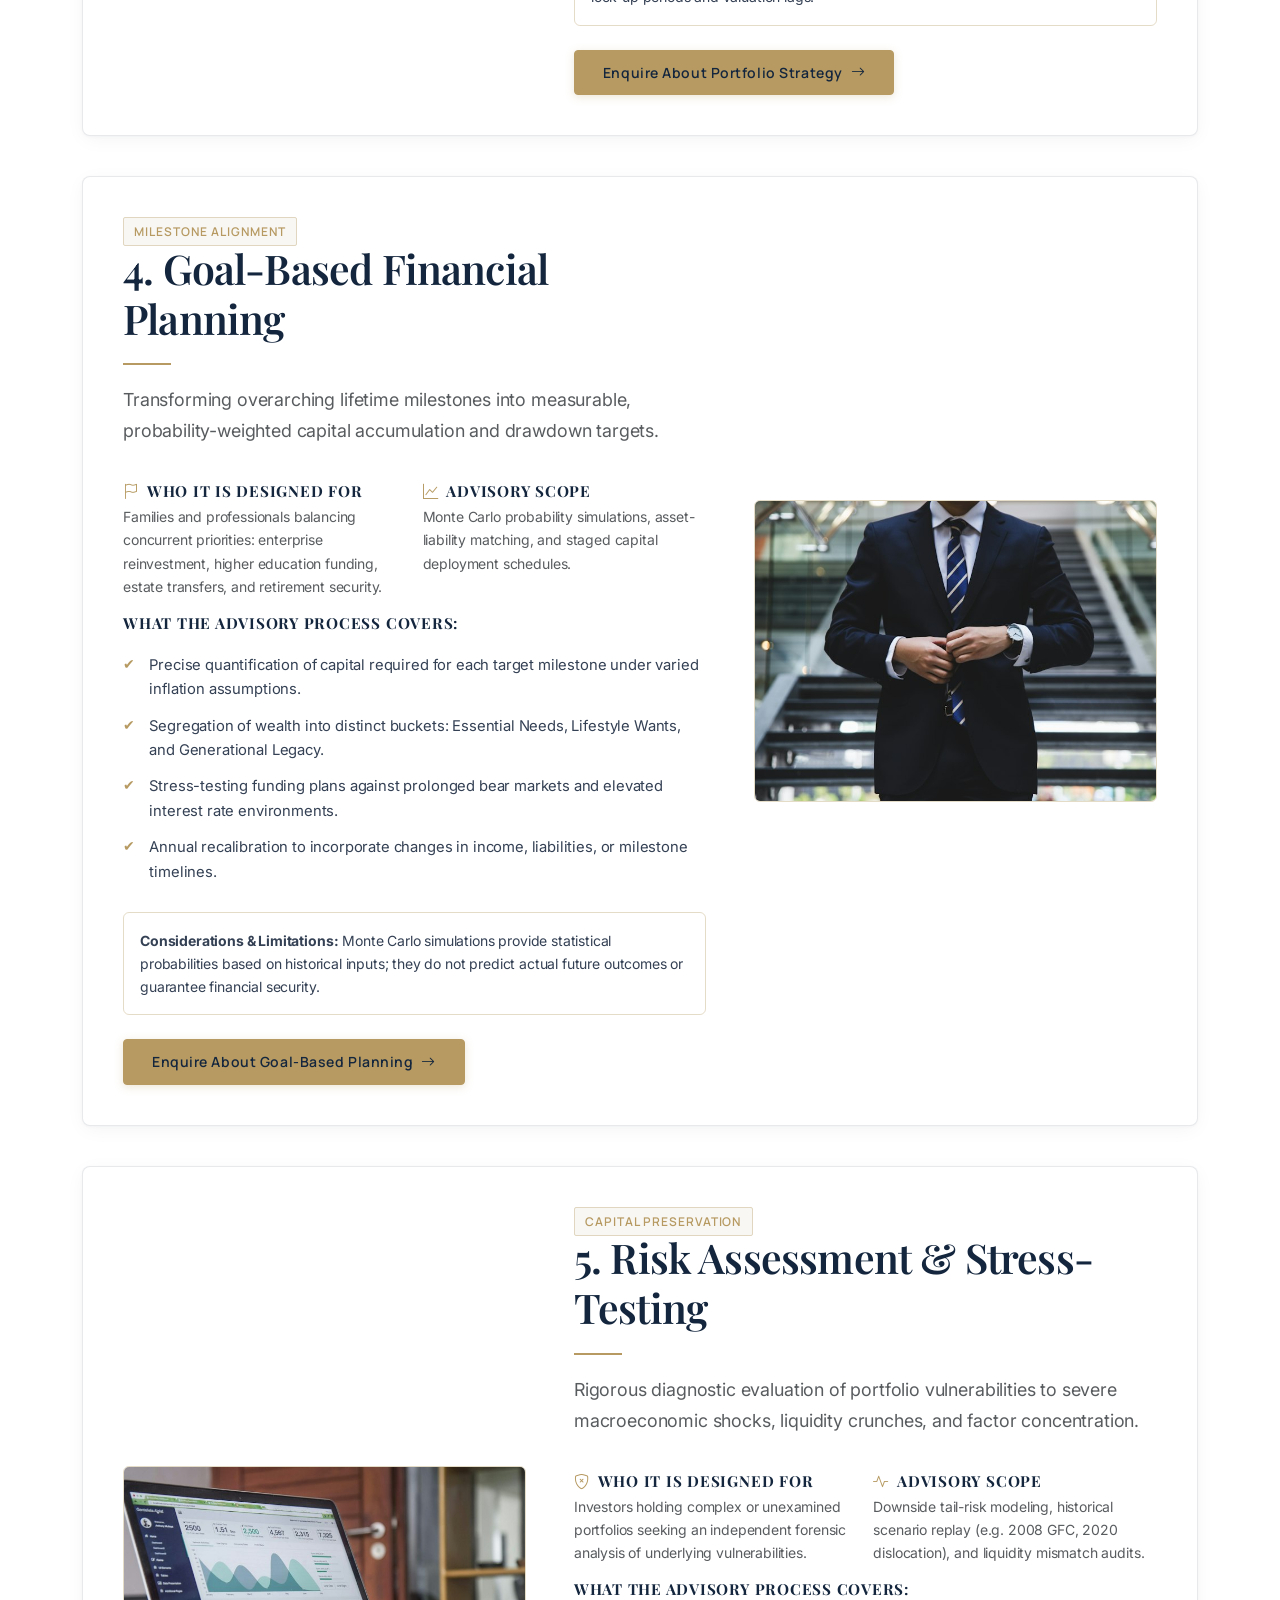
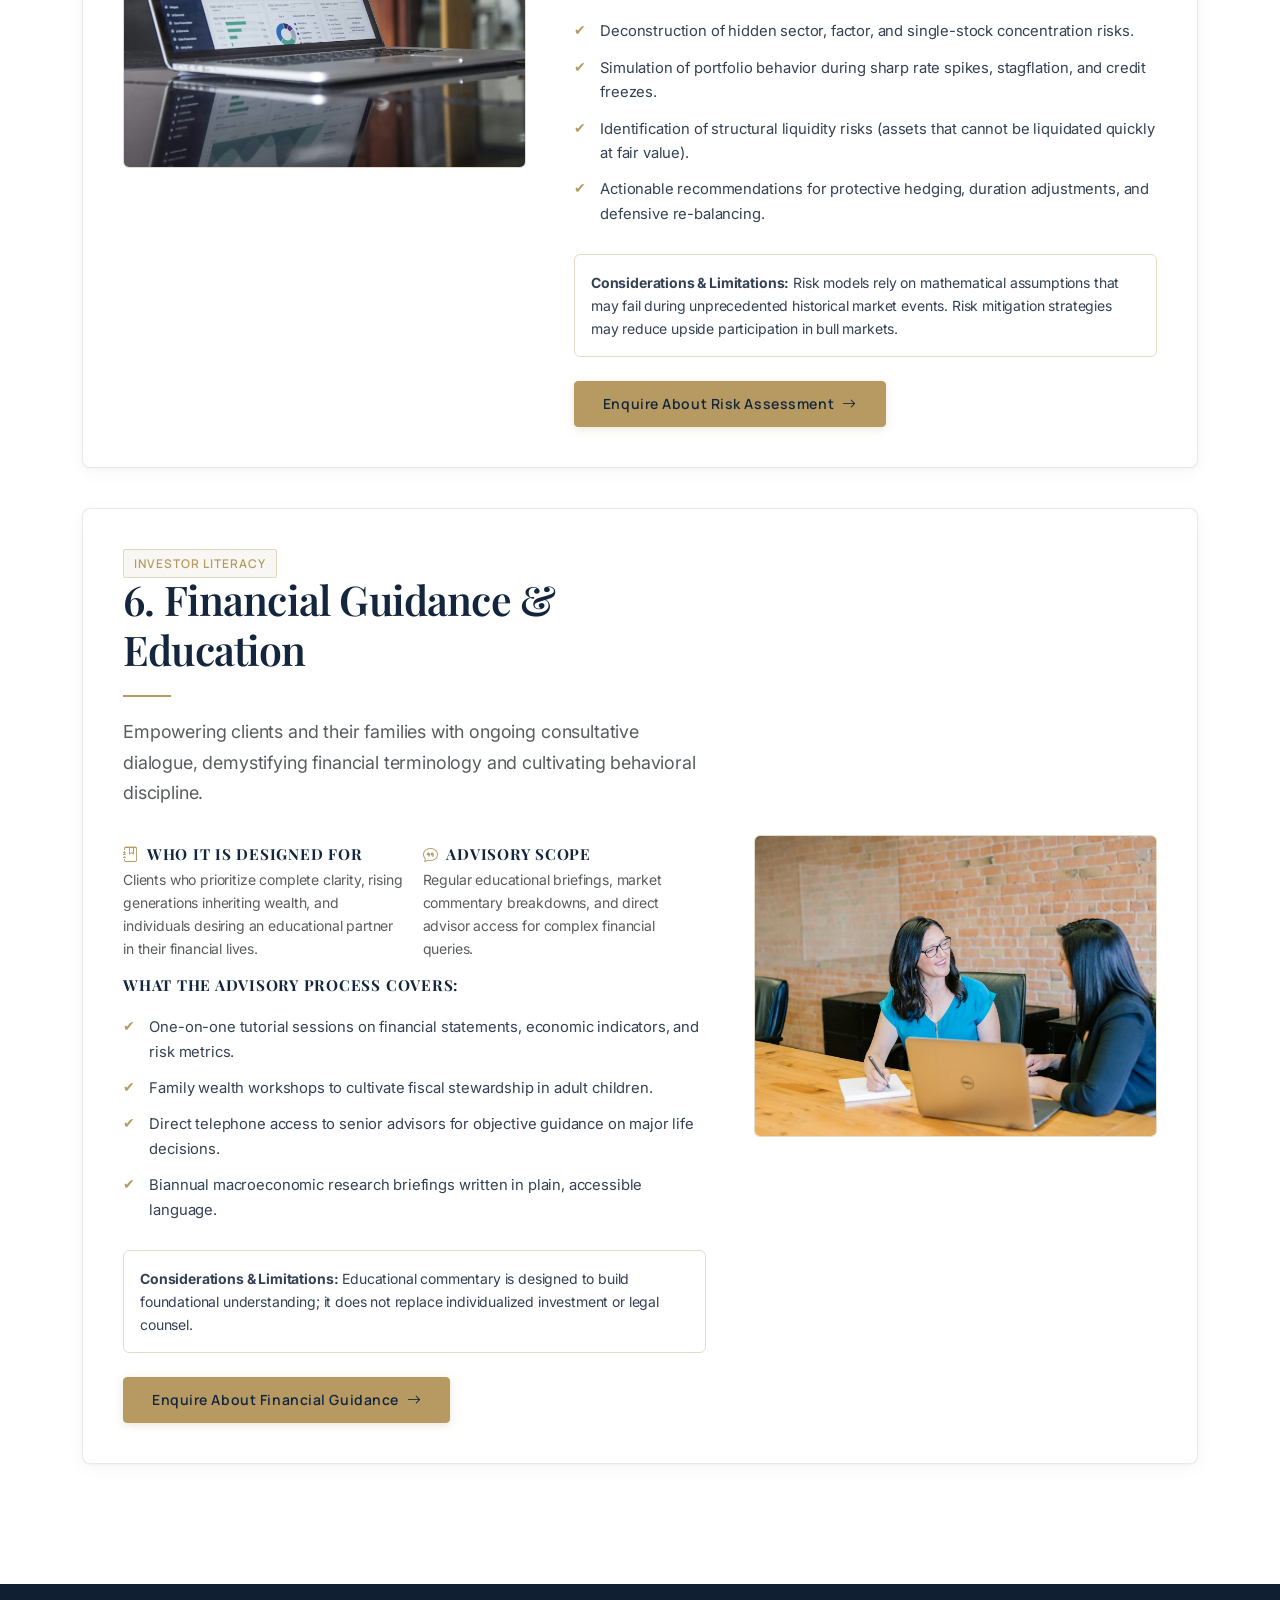
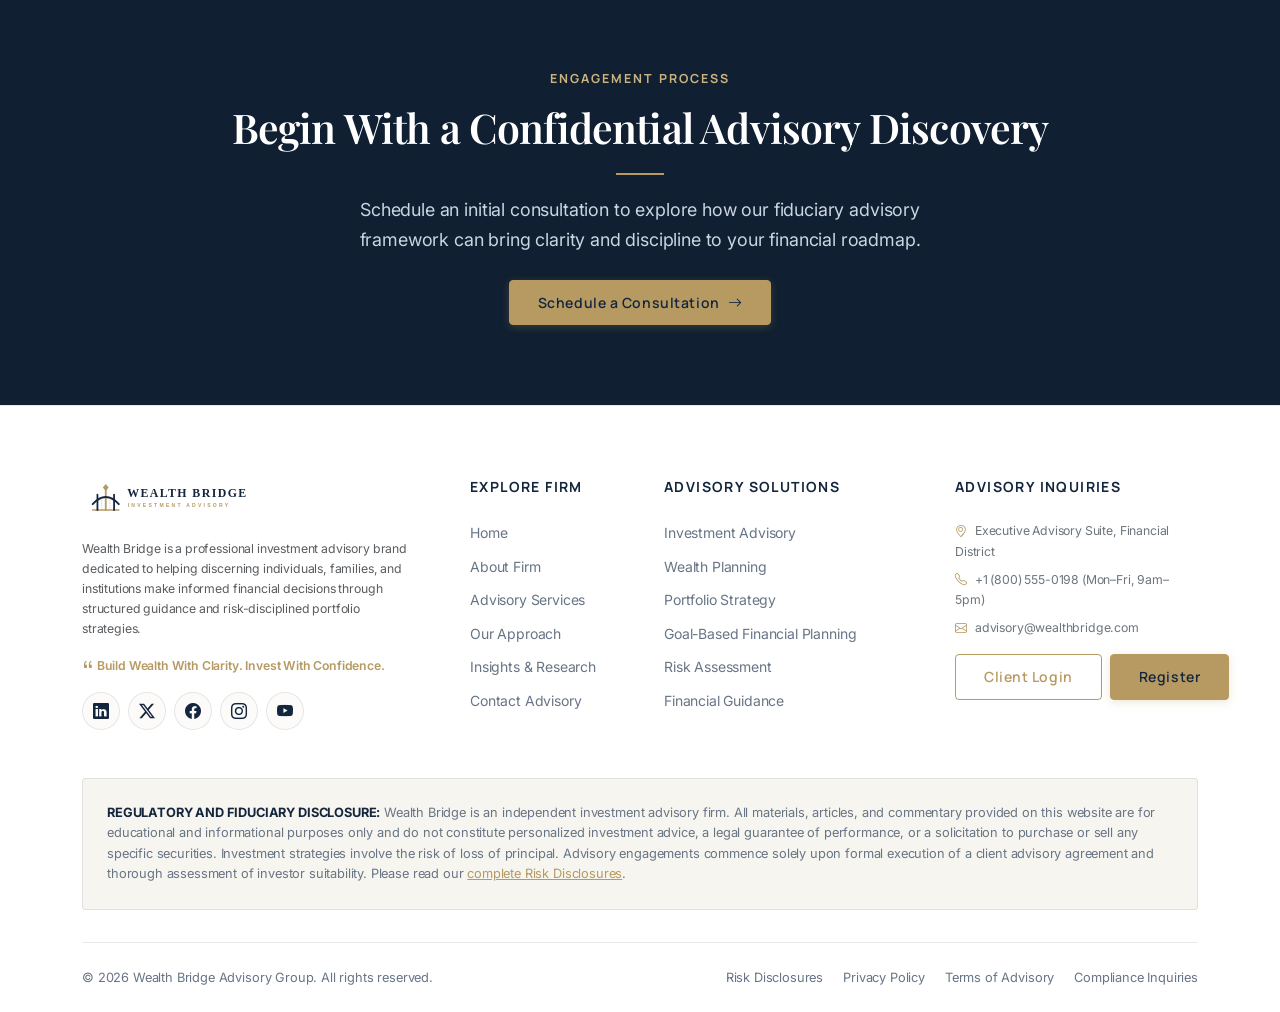
<file: advisory-services.html>
<!DOCTYPE html>
<html lang="en" data-theme="light">
<head>
  <meta charset="UTF-8">
  <meta name="viewport" content="width=device-width, initial-scale=1.0">
  <title>Advisory Services | Wealth Bridge — Structured Fiduciary Solutions</title>
  <meta name="description" content="Explore Wealth Bridge's bespoke investment advisory services: portfolio strategy, wealth planning, risk assessment, and goal-based fiduciary guidance.">
  <link rel="icon" type="image/svg+xml" href="assets/images/favicon.svg">

  <!-- Bootstrap 5 CSS & Bootstrap Icons CDN -->
  <link rel="stylesheet" href="https://cdn.jsdelivr.net/npm/bootstrap@5.3.3/dist/css/bootstrap.min.css">
  <link rel="stylesheet" href="https://cdn.jsdelivr.net/npm/bootstrap-icons@1.11.3/font/bootstrap-icons.min.css">

  <!-- Custom Design System -->
  <link rel="stylesheet" href="assets/css/style.css">
</head>
<body>

  <!-- =========================================================================
       MANDATORY NAVIGATION BAR
       ========================================================================= -->
  <header class="wb-navbar">
    <div class="container-fluid px-lg-5">
      <div class="d-flex align-items-center justify-content-between">
        
        <!-- Brand Logo -->
        <a class="navbar-brand" href="index.html" aria-label="Wealth Bridge Home">
          <img src="assets/images/logo.svg" alt="Wealth Bridge Logo" class="brand-logo-img" width="220" height="44">
        </a>

        <!-- Desktop Navigation Items -->
        <nav class="d-none d-xl-flex align-items-center navbar-nav flex-row">
          <a class="nav-link" href="index.html">Home</a>
          <a class="nav-link" href="about.html">About</a>
          <a class="nav-link active" href="advisory-services.html">Advisory Services</a>
          <a class="nav-link" href="investment-approach.html">Our Approach</a>
          <a class="nav-link" href="insights.html">Insights</a>
          <a class="nav-link" href="risk-disclosures.html">Risk Disclosures</a>
          <a class="nav-link" href="contact.html">Contact</a>
        </nav>

        <!-- Navbar Actions (Sign Up CTA) -->
        <div class="d-flex align-items-center gap-2 gap-md-3">
          
          <a href="signup.html" class="btn btn-gold d-none d-xl-inline-flex">
            <span>Sign Up</span>
          </a>

          <!-- Mobile Hamburger Trigger -->
          <button class="navbar-toggler d-xl-none" type="button" data-bs-toggle="offcanvas" data-bs-target="#mobileNavOffcanvas" aria-controls="mobileNavOffcanvas" aria-label="Open navigation menu">
            <i class="bi bi-list fs-3"></i>
          </button>

        </div>
      </div>
    </div>
  </header>

  <!-- Mobile Offcanvas Drawer -->
  <div class="offcanvas offcanvas-end wb-offcanvas" tabindex="-1" id="mobileNavOffcanvas" aria-labelledby="mobileNavLabel">
    <div class="offcanvas-header">
      <a href="index.html" class="d-flex align-items-center">
        <img src="assets/images/logo.svg" alt="Wealth Bridge Logo" class="brand-logo-img" style="height: 34px;">
      </a>
      <button type="button" class="btn-close" data-bs-dismiss="offcanvas" aria-label="Close menu"></button>
    </div>
    <div class="offcanvas-body d-flex flex-column p-4">
      <!-- Sign Up Button at the top: Visible without scroll on all mobile screens -->
      <div class="mb-3">
        <a href="signup.html" class="btn btn-gold w-100 text-center py-2 shadow-sm">
          <span>Sign Up</span>
          <i class="bi bi-arrow-right ms-2"></i>
        </a>
      </div>

      <nav class="nav flex-column mb-auto">
        <a class="nav-link" href="index.html">Home</a>
        <a class="nav-link" href="about.html">About</a>
        <a class="nav-link active" href="advisory-services.html">Advisory Services</a>
        <a class="nav-link" href="investment-approach.html">Our Approach</a>
        <a class="nav-link" href="insights.html">Insights</a>
        <a class="nav-link" href="risk-disclosures.html">Risk Disclosures</a>
        <a class="nav-link" href="contact.html">Contact</a>
      </nav>

      <div class="pt-3 border-top text-center mt-3">
        <p class="text-muted small mb-0">Build Wealth With Clarity. Invest With Confidence.</p>
      </div>
    </div>
  </div>

  <!-- =========================================================================
       MAIN CONTENT WRAPPER
       ========================================================================= -->
  <main class="main-wrapper">

    <!-- PAGE HERO -->
    <section class="page-hero">
      <div class="container">
        <div class="page-hero-inner text-center mx-auto">
          <span class="eyebrow eyebrow-center justify-content-center">PRACTICE AREAS</span>
          <h1>Disciplined Guidance Tailored to Your Circumstances.</h1>
          <p class="lead mx-auto">
            We provide structured, objective investment advisory solutions designed to align capital allocation with distinct liquidity requirements, risk tolerance, and generational milestones.
          </p>
        </div>
      </div>
    </section>

    <!-- QUICK JUMP NAVIGATION BAR -->
    <section class="py-3 bg-surface border-bottom sticky-top" style="top: 76px; z-index: 1020;">
      <div class="container">
        <div class="d-flex align-items-center gap-2 overflow-x-auto pb-1" style="white-space: nowrap;">
          <span class="small fw-bold text-muted me-2"><i class="bi bi-list-nested me-1"></i>Explore:</span>
          <a href="#service-investment-advisory" class="btn btn-sm btn-outline-gold py-1">Investment Advisory</a>
          <a href="#service-wealth-planning" class="btn btn-sm btn-outline-gold py-1">Wealth Planning</a>
          <a href="#service-portfolio-strategy" class="btn btn-sm btn-outline-gold py-1">Portfolio Strategy</a>
          <a href="#service-goal-planning" class="btn btn-sm btn-outline-gold py-1">Goal-Based Planning</a>
          <a href="#service-risk-assessment" class="btn btn-sm btn-outline-gold py-1">Risk Assessment</a>
          <a href="#service-financial-guidance" class="btn btn-sm btn-outline-gold py-1">Financial Guidance</a>
        </div>
      </div>
    </section>

    <!-- DETAILED SERVICE SECTIONS -->
    <section class="section-padding section-surface">
      <div class="container">

        <!-- 1. Investment Advisory -->
        <div class="service-detail-card" id="service-investment-advisory">
          <div class="row g-5 align-items-center">
            <div class="col-lg-5">
              <div class="ratio ratio-4x3 rounded overflow-hidden border border-gold">
                <img src="assets/images/service_advisory.jpg" alt="Investment Advisory Consultation" class="w-100 h-100 object-fit-cover" loading="lazy">
              </div>
            </div>
            <div class="col-lg-7">
              <span class="badge-editorial mb-2">Core Advisory Mandate</span>
              <h2>1. Investment Advisory</h2>
              <div class="gold-divider"></div>
              <p class="lead text-muted">
                Objective, fiduciary advice governing holistic asset allocation, institutional manager selection, and strategic market positioning.
              </p>
              
              <div class="row g-3 my-2">
                <div class="col-md-6">
                  <h5 class="h6 text-heading fw-bold mb-1"><i class="bi bi-person-check text-gold me-2"></i>Who It Is Designed For</h5>
                  <p class="small text-muted mb-0">High-net-worth individuals, business owners, and trustees seeking an independent committee to direct capital allocation without commercial bias.</p>
                </div>
                <div class="col-md-6">
                  <h5 class="h6 text-heading fw-bold mb-1"><i class="bi bi-gear-wide-connected text-gold me-2"></i>Advisory Scope</h5>
                  <p class="small text-muted mb-0">Drafting the formal Investment Policy Statement (IPS), institutional asset selection, fee auditing, and continuous macro-regime monitoring.</p>
                </div>
              </div>

              <h5 class="h6 text-heading fw-bold mt-3 mb-2">What The Advisory Process Covers:</h5>
              <ul class="service-feature-list">
                <li>Comprehensive audit of existing holdings, embedded expense ratios, and tax liabilities.</li>
                <li>Establishment of customized benchmarks and asset class allocation boundaries.</li>
                <li>Independent due diligence on managers, avoiding commission-paying financial products.</li>
                <li>Formal quarterly fiduciary review and performance attribution reporting.</li>
              </ul>

              <div class="p-3 rounded bg-alt border border-gold mb-4 small">
                <strong>Considerations & Limitations:</strong> All investments carry capital risk. Advisory counsel does not guarantee positive alpha or protection against macroeconomic drawdowns. Past performance of any recommended asset class is not indicative of future outcomes.
              </div>

              <div class="d-flex flex-wrap gap-3">
                <a href="contact.html?service=Investment+Advisory" class="btn btn-gold">
                  <span>Enquire About Investment Advisory</span>
                  <i class="bi bi-arrow-right"></i>
                </a>
                <a href="investment-approach.html" class="btn btn-outline-gold">
                  <span>Our Methodology</span>
                </a>
              </div>
            </div>
          </div>
        </div>

        <!-- 2. Wealth Planning -->
        <div class="service-detail-card" id="service-wealth-planning">
          <div class="row g-5 align-items-center">
            <div class="col-lg-5 order-lg-2">
              <div class="ratio ratio-4x3 rounded overflow-hidden border border-gold">
                <img src="assets/images/service_wealth_planning.jpg" alt="Comprehensive Wealth Planning Session" class="w-100 h-100 object-fit-cover" loading="lazy">
              </div>
            </div>
            <div class="col-lg-7 order-lg-1">
              <span class="badge-editorial mb-2">Multi-Generational Stewardship</span>
              <h2>2. Wealth Planning</h2>
              <div class="gold-divider"></div>
              <p class="lead text-muted">
                Holistic wealth architecture integrating intergenerational succession, estate alignment, liquidity modeling, and philanthropic governance.
              </p>
              
              <div class="row g-3 my-2">
                <div class="col-md-6">
                  <h5 class="h6 text-heading fw-bold mb-1"><i class="bi bi-people text-gold me-2"></i>Who It Is Designed For</h5>
                  <p class="small text-muted mb-0">Multi-generational families, family offices, and executives preparing for substantial business exits or retirement transitions.</p>
                </div>
                <div class="col-md-6">
                  <h5 class="h6 text-heading fw-bold mb-1"><i class="bi bi-diagram-3 text-gold me-2"></i>Advisory Scope</h5>
                  <p class="small text-muted mb-0">Bridging investment portfolios with estate structures, family trusts, legal counsel, and tax mitigation strategies.</p>
                </div>
              </div>

              <h5 class="h6 text-heading fw-bold mt-3 mb-2">What The Advisory Process Covers:</h5>
              <ul class="service-feature-list">
                <li>Multi-decade cash flow projection and stress-tested capital depletion simulations.</li>
                <li>Coordination with estate attorneys and certified accountants on trust frameworks.</li>
                <li>Design of family governance protocols and financial literacy for rising generations.</li>
                <li>Strategic philanthropic structuring, donor-advised funds, and private foundations.</li>
              </ul>

              <div class="p-3 rounded bg-alt border border-gold mb-4 small">
                <strong>Considerations & Limitations:</strong> Wealth Bridge provides financial advisory and strategic coordination. Legal documentation and formal tax filings require licensed estate attorneys and CPAs, with whom we collaborate seamlessly.
              </div>

              <a href="contact.html?service=Wealth+Planning" class="btn btn-gold">
                <span>Enquire About Wealth Planning</span>
                <i class="bi bi-arrow-right"></i>
              </a>
            </div>
          </div>
        </div>

        <!-- 3. Portfolio Strategy -->
        <div class="service-detail-card" id="service-portfolio-strategy">
          <div class="row g-5 align-items-center">
            <div class="col-lg-5">
              <div class="ratio ratio-4x3 rounded overflow-hidden border border-gold">
                <img src="assets/images/service_portfolio.jpg" alt="Quantitative Portfolio Strategy and Modeling" class="w-100 h-100 object-fit-cover" loading="lazy">
              </div>
            </div>
            <div class="col-lg-7">
              <span class="badge-editorial mb-2">Quantitative Architecture</span>
              <h2>3. Portfolio Strategy</h2>
              <div class="gold-divider"></div>
              <p class="lead text-muted">
                Systematic asset class diversification across public equities, sovereign debt, inflation-protected instruments, and defensive liquid reserves.
              </p>
              
              <div class="row g-3 my-2">
                <div class="col-md-6">
                  <h5 class="h6 text-heading fw-bold mb-1"><i class="bi bi-pie-chart text-gold me-2"></i>Who It Is Designed For</h5>
                  <p class="small text-muted mb-0">Investors seeking an evidence-based, low-cost asset allocation framework designed to survive inflationary and recessionary market cycles.</p>
                </div>
                <div class="col-md-6">
                  <h5 class="h6 text-heading fw-bold mb-1"><i class="bi bi-sliders text-gold me-2"></i>Advisory Scope</h5>
                  <p class="small text-muted mb-0">Asset location, factor exposures, disciplined threshold rebalancing, and liquidity ladder construction.</p>
                </div>
              </div>

              <h5 class="h6 text-heading fw-bold mt-3 mb-2">What The Advisory Process Covers:</h5>
              <ul class="service-feature-list">
                <li>Quantitative covariance modeling to ensure asset classes offer true, non-correlated diversification.</li>
                <li>Disciplined threshold rebalancing rules to systematically capture market dislocations.</li>
                <li>Tax-efficient location of income-generating and capital-growth assets across taxable and tax-deferred accounts.</li>
                <li>Dynamic liquidity buffers to prevent forced liquidations during economic downturns.</li>
              </ul>

              <div class="p-3 rounded bg-alt border border-gold mb-4 small">
                <strong>Considerations & Limitations:</strong> Diversification reduces concentration risk but cannot eliminate systemic market declines. Illiquid or alternative assets may carry substantial lock-up periods and valuation lags.
              </div>

              <a href="contact.html?service=Portfolio+Strategy" class="btn btn-gold">
                <span>Enquire About Portfolio Strategy</span>
                <i class="bi bi-arrow-right"></i>
              </a>
            </div>
          </div>
        </div>

        <!-- 4. Goal-Based Financial Planning -->
        <div class="service-detail-card" id="service-goal-planning">
          <div class="row g-5 align-items-center">
            <div class="col-lg-5 order-lg-2">
              <div class="ratio ratio-4x3 rounded overflow-hidden border border-gold">
                <img src="assets/images/service_goal_planning.jpg" alt="Goal-Based Strategic Planning" class="w-100 h-100 object-fit-cover" loading="lazy">
              </div>
            </div>
            <div class="col-lg-7 order-lg-1">
              <span class="badge-editorial mb-2">Milestone Alignment</span>
              <h2>4. Goal-Based Financial Planning</h2>
              <div class="gold-divider"></div>
              <p class="lead text-muted">
                Transforming overarching lifetime milestones into measurable, probability-weighted capital accumulation and drawdown targets.
              </p>
              
              <div class="row g-3 my-2">
                <div class="col-md-6">
                  <h5 class="h6 text-heading fw-bold mb-1"><i class="bi bi-flag text-gold me-2"></i>Who It Is Designed For</h5>
                  <p class="small text-muted mb-0">Families and professionals balancing concurrent priorities: enterprise reinvestment, higher education funding, estate transfers, and retirement security.</p>
                </div>
                <div class="col-md-6">
                  <h5 class="h6 text-heading fw-bold mb-1"><i class="bi bi-graph-up text-gold me-2"></i>Advisory Scope</h5>
                  <p class="small text-muted mb-0">Monte Carlo probability simulations, asset-liability matching, and staged capital deployment schedules.</p>
                </div>
              </div>

              <h5 class="h6 text-heading fw-bold mt-3 mb-2">What The Advisory Process Covers:</h5>
              <ul class="service-feature-list">
                <li>Precise quantification of capital required for each target milestone under varied inflation assumptions.</li>
                <li>Segregation of wealth into distinct buckets: Essential Needs, Lifestyle Wants, and Generational Legacy.</li>
                <li>Stress-testing funding plans against prolonged bear markets and elevated interest rate environments.</li>
                <li>Annual recalibration to incorporate changes in income, liabilities, or milestone timelines.</li>
              </ul>

              <div class="p-3 rounded bg-alt border border-gold mb-4 small">
                <strong>Considerations & Limitations:</strong> Monte Carlo simulations provide statistical probabilities based on historical inputs; they do not predict actual future outcomes or guarantee financial security.
              </div>

              <a href="contact.html?service=Goal-Based+Planning" class="btn btn-gold">
                <span>Enquire About Goal-Based Planning</span>
                <i class="bi bi-arrow-right"></i>
              </a>
            </div>
          </div>
        </div>

        <!-- 5. Risk Assessment -->
        <div class="service-detail-card" id="service-risk-assessment">
          <div class="row g-5 align-items-center">
            <div class="col-lg-5">
              <div class="ratio ratio-4x3 rounded overflow-hidden border border-gold">
                <img src="assets/images/service_risk.jpg" alt="Institutional Risk Assessment and Stress Testing" class="w-100 h-100 object-fit-cover" loading="lazy">
              </div>
            </div>
            <div class="col-lg-7">
              <span class="badge-editorial mb-2">Capital Preservation</span>
              <h2>5. Risk Assessment & Stress-Testing</h2>
              <div class="gold-divider"></div>
              <p class="lead text-muted">
                Rigorous diagnostic evaluation of portfolio vulnerabilities to severe macroeconomic shocks, liquidity crunches, and factor concentration.
              </p>
              
              <div class="row g-3 my-2">
                <div class="col-md-6">
                  <h5 class="h6 text-heading fw-bold mb-1"><i class="bi bi-shield-x text-gold me-2"></i>Who It Is Designed For</h5>
                  <p class="small text-muted mb-0">Investors holding complex or unexamined portfolios seeking an independent forensic analysis of underlying vulnerabilities.</p>
                </div>
                <div class="col-md-6">
                  <h5 class="h6 text-heading fw-bold mb-1"><i class="bi bi-activity text-gold me-2"></i>Advisory Scope</h5>
                  <p class="small text-muted mb-0">Downside tail-risk modeling, historical scenario replay (e.g. 2008 GFC, 2020 dislocation), and liquidity mismatch audits.</p>
                </div>
              </div>

              <h5 class="h6 text-heading fw-bold mt-3 mb-2">What The Advisory Process Covers:</h5>
              <ul class="service-feature-list">
                <li>Deconstruction of hidden sector, factor, and single-stock concentration risks.</li>
                <li>Simulation of portfolio behavior during sharp rate spikes, stagflation, and credit freezes.</li>
                <li>Identification of structural liquidity risks (assets that cannot be liquidated quickly at fair value).</li>
                <li>Actionable recommendations for protective hedging, duration adjustments, and defensive re-balancing.</li>
              </ul>

              <div class="p-3 rounded bg-alt border border-gold mb-4 small">
                <strong>Considerations & Limitations:</strong> Risk models rely on mathematical assumptions that may fail during unprecedented historical market events. Risk mitigation strategies may reduce upside participation in bull markets.
              </div>

              <a href="contact.html?service=Risk+Assessment" class="btn btn-gold">
                <span>Enquire About Risk Assessment</span>
                <i class="bi bi-arrow-right"></i>
              </a>
            </div>
          </div>
        </div>

        <!-- 6. Financial Guidance & Investor Education -->
        <div class="service-detail-card" id="service-financial-guidance">
          <div class="row g-5 align-items-center">
            <div class="col-lg-5 order-lg-2">
              <div class="ratio ratio-4x3 rounded overflow-hidden border border-gold">
                <img src="assets/images/service_guidance.jpg" alt="Financial Guidance and Advisory Dialogue" class="w-100 h-100 object-fit-cover" loading="lazy">
              </div>
            </div>
            <div class="col-lg-7 order-lg-1">
              <span class="badge-editorial mb-2">Investor Literacy</span>
              <h2>6. Financial Guidance & Education</h2>
              <div class="gold-divider"></div>
              <p class="lead text-muted">
                Empowering clients and their families with ongoing consultative dialogue, demystifying financial terminology and cultivating behavioral discipline.
              </p>
              
              <div class="row g-3 my-2">
                <div class="col-md-6">
                  <h5 class="h6 text-heading fw-bold mb-1"><i class="bi bi-journal-bookmark text-gold me-2"></i>Who It Is Designed For</h5>
                  <p class="small text-muted mb-0">Clients who prioritize complete clarity, rising generations inheriting wealth, and individuals desiring an educational partner in their financial lives.</p>
                </div>
                <div class="col-md-6">
                  <h5 class="h6 text-heading fw-bold mb-1"><i class="bi bi-chat-quote text-gold me-2"></i>Advisory Scope</h5>
                  <p class="small text-muted mb-0">Regular educational briefings, market commentary breakdowns, and direct advisor access for complex financial queries.</p>
                </div>
              </div>

              <h5 class="h6 text-heading fw-bold mt-3 mb-2">What The Advisory Process Covers:</h5>
              <ul class="service-feature-list">
                <li>One-on-one tutorial sessions on financial statements, economic indicators, and risk metrics.</li>
                <li>Family wealth workshops to cultivate fiscal stewardship in adult children.</li>
                <li>Direct telephone access to senior advisors for objective guidance on major life decisions.</li>
                <li>Biannual macroeconomic research briefings written in plain, accessible language.</li>
              </ul>

              <div class="p-3 rounded bg-alt border border-gold mb-4 small">
                <strong>Considerations & Limitations:</strong> Educational commentary is designed to build foundational understanding; it does not replace individualized investment or legal counsel.
              </div>

              <a href="contact.html?service=Financial+Guidance" class="btn btn-gold">
                <span>Enquire About Financial Guidance</span>
                <i class="bi bi-arrow-right"></i>
              </a>
            </div>
          </div>
        </div>

      </div>
    </section>

    <!-- FINAL CTA -->
    <section class="section-padding section-navy text-center">
      <div class="container">
        <span class="eyebrow eyebrow-center" style="color: #CBB482;">ENGAGEMENT PROCESS</span>
        <h2 class="text-white mb-3">Begin With a Confidential Advisory Discovery</h2>
        <div class="gold-divider center"></div>
        <p class="lead mx-auto mb-4" style="max-width: 650px; color: #CAD5E2;">
          Schedule an initial consultation to explore how our fiduciary advisory framework can bring clarity and discipline to your financial roadmap.
        </p>
        <a href="contact.html" class="btn btn-gold btn-lg">
          <span>Schedule a Consultation</span>
          <i class="bi bi-arrow-right"></i>
        </a>
      </div>
    </section>

  </main>

  <!-- =========================================================================
       MASTER INSTITUTIONAL FOOTER
       ========================================================================= -->
  <footer class="wb-footer">
    <div class="container">
      <div class="row g-5">
        
        <div class="col-lg-4">
          <a href="index.html" class="d-inline-block mb-3">
            <img src="assets/images/logo.svg" alt="Wealth Bridge Logo" class="brand-logo-img" style="height: 38px;">
          </a>
          <p class="small text-muted mb-3">
            Wealth Bridge is a professional investment advisory brand dedicated to helping discerning individuals, families, and institutions make informed financial decisions through structured guidance and risk-disciplined portfolio strategies.
          </p>
          <div class="text-gold small fw-semibold mb-3">
            <i class="bi bi-quote"></i> Build Wealth With Clarity. Invest With Confidence.
          </div>
          <!-- Social Icons in Footer with Hover -->
          <div class="footer-social-links d-flex align-items-center gap-2">
            <a href="#" class="social-icon-btn" aria-label="LinkedIn" title="LinkedIn"><i class="bi bi-linkedin"></i></a>
            <a href="#" class="social-icon-btn" aria-label="X (formerly Twitter)" title="X (Twitter)"><i class="bi bi-twitter-x"></i></a>
            <a href="#" class="social-icon-btn" aria-label="Facebook" title="Facebook"><i class="bi bi-facebook"></i></a>
            <a href="#" class="social-icon-btn" aria-label="Instagram" title="Instagram"><i class="bi bi-instagram"></i></a>
            <a href="#" class="social-icon-btn" aria-label="YouTube" title="YouTube"><i class="bi bi-youtube"></i></a>
          </div>
        </div>

        <div class="col-6 col-md-3 col-lg-2">
          <h4>Explore Firm</h4>
          <ul class="wb-footer-links">
            <li><a href="index.html">Home</a></li>
            <li><a href="about.html">About Firm</a></li>
            <li><a href="advisory-services.html">Advisory Services</a></li>
            <li><a href="investment-approach.html">Our Approach</a></li>
            <li><a href="insights.html">Insights & Research</a></li>
            <li><a href="contact.html">Contact Advisory</a></li>
          </ul>
        </div>

        <div class="col-6 col-md-3 col-lg-3">
          <h4>Advisory Solutions</h4>
          <ul class="wb-footer-links">
            <li><a href="advisory-services.html#service-investment-advisory">Investment Advisory</a></li>
            <li><a href="advisory-services.html#service-wealth-planning">Wealth Planning</a></li>
            <li><a href="advisory-services.html#service-portfolio-strategy">Portfolio Strategy</a></li>
            <li><a href="advisory-services.html#service-goal-planning">Goal-Based Financial Planning</a></li>
            <li><a href="advisory-services.html#service-risk-assessment">Risk Assessment</a></li>
            <li><a href="advisory-services.html#service-financial-guidance">Financial Guidance</a></li>
          </ul>
        </div>

        <div class="col-md-6 col-lg-3">
          <h4>Advisory Inquiries</h4>
          <p class="small text-secondary mb-2">
            <i class="bi bi-geo-alt text-gold me-2"></i>Executive Advisory Suite, Financial District
          </p>
          <p class="small text-secondary mb-2">
            <i class="bi bi-telephone text-gold me-2"></i>+1 (800) 555-0198 (Mon–Fri, 9am–5pm)
          </p>
          <p class="small text-secondary mb-3">
            <i class="bi bi-envelope text-gold me-2"></i>advisory@wealthbridge.com
          </p>
          <div class="d-flex gap-2">
            <a href="login.html" class="btn btn-outline-gold btn-sm">Client Login</a>
            <a href="signup.html" class="btn btn-gold btn-sm">Register</a>
          </div>
        </div>

      </div>

      <div class="footer-disclaimer-box">
        <strong>REGULATORY AND FIDUCIARY DISCLOSURE:</strong> Wealth Bridge is an independent investment advisory firm. All materials, articles, and commentary provided on this website are for educational and informational purposes only and do not constitute personalized investment advice, a legal guarantee of performance, or a solicitation to purchase or sell any specific securities. Investment strategies involve the risk of loss of principal. Advisory engagements commence solely upon formal execution of a client advisory agreement and thorough assessment of investor suitability. Please read our <a href="risk-disclosures.html" class="text-gold text-decoration-underline">complete Risk Disclosures</a>.
      </div>

      <div class="footer-bottom">
        <div class="d-flex flex-column flex-md-row justify-content-between align-items-center gap-3">
          <div>
            &copy; 2026 Wealth Bridge Advisory Group. All rights reserved.
          </div>
          <div class="footer-bottom-links">
            <a href="risk-disclosures.html">Risk Disclosures</a>
            <a href="risk-disclosures.html#privacy">Privacy Policy</a>
            <a href="risk-disclosures.html#terms">Terms of Advisory</a>
            <a href="contact.html">Compliance Inquiries</a>
          </div>
        </div>
      </div>

    </div>
  </footer>

  <!-- Bootstrap 5 JS Bundle CDN -->
  <script src="https://cdn.jsdelivr.net/npm/bootstrap@5.3.3/dist/js/bootstrap.bundle.min.js"></script>
  <!-- Main Script -->
  <script src="assets/js/main.js"></script>
</body>
</html>
</file>
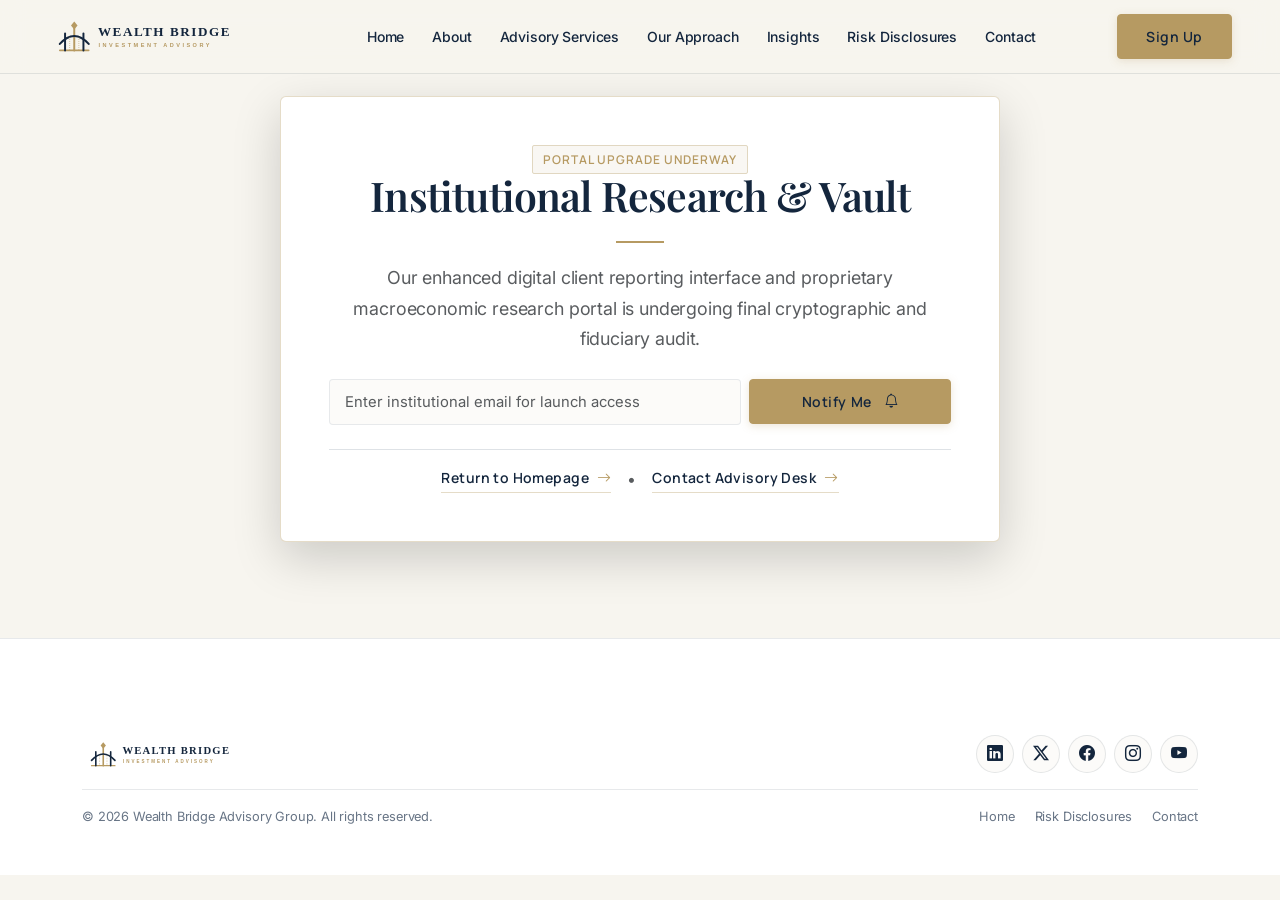
<file: coming-soon.html>
<!DOCTYPE html>
<html lang="en" data-theme="light">
<head>
  <meta charset="UTF-8">
  <meta name="viewport" content="width=device-width, initial-scale=1.0">
  <title>Coming Soon | Wealth Bridge — Institutional Advisory Portal</title>
  <meta name="description" content="The Wealth Bridge Institutional Research & Portfolio Governance Portal is currently undergoing final security validation.">
  <link rel="icon" type="image/svg+xml" href="assets/images/favicon.svg">

  <!-- Bootstrap 5 CSS & Bootstrap Icons CDN -->
  <link rel="stylesheet" href="https://cdn.jsdelivr.net/npm/bootstrap@5.3.3/dist/css/bootstrap.min.css">
  <link rel="stylesheet" href="https://cdn.jsdelivr.net/npm/bootstrap-icons@1.11.3/font/bootstrap-icons.min.css">

  <!-- Custom Design System -->
  <link rel="stylesheet" href="assets/css/style.css">
</head>
<body>

  <!-- MANDATORY NAVBAR -->
  <header class="wb-navbar">
    <div class="container-fluid px-lg-5">
      <div class="d-flex align-items-center justify-content-between">
        
        <a class="navbar-brand" href="index.html" aria-label="Wealth Bridge Home">
          <img src="assets/images/logo.svg" alt="Wealth Bridge Logo" class="brand-logo-img" width="220" height="44">
        </a>

        <nav class="d-none d-xl-flex align-items-center navbar-nav flex-row">
          <a class="nav-link" href="index.html">Home</a>
          <a class="nav-link" href="about.html">About</a>
          <a class="nav-link" href="advisory-services.html">Advisory Services</a>
          <a class="nav-link" href="investment-approach.html">Our Approach</a>
          <a class="nav-link" href="insights.html">Insights</a>
          <a class="nav-link" href="risk-disclosures.html">Risk Disclosures</a>
          <a class="nav-link" href="contact.html">Contact</a>
        </nav>

        <!-- Navbar Actions (Sign Up CTA) -->
        <div class="d-flex align-items-center gap-2 gap-md-3">
          
          <a href="signup.html" class="btn btn-gold d-none d-xl-inline-flex">
            <span>Sign Up</span>
          </a>

          <!-- Mobile Hamburger Trigger -->
          <button class="navbar-toggler d-xl-none" type="button" data-bs-toggle="offcanvas" data-bs-target="#mobileNavOffcanvas" aria-controls="mobileNavOffcanvas" aria-label="Open navigation menu">
            <i class="bi bi-list fs-3"></i>
          </button>

        </div>
      </div>
    </div>
  </header>

  <!-- Mobile Offcanvas Drawer -->
  <div class="offcanvas offcanvas-end wb-offcanvas" tabindex="-1" id="mobileNavOffcanvas" aria-labelledby="mobileNavLabel">
    <div class="offcanvas-header">
      <a href="index.html" class="d-flex align-items-center">
        <img src="assets/images/logo.svg" alt="Wealth Bridge Logo" class="brand-logo-img" style="height: 34px;">
      </a>
      <button type="button" class="btn-close" data-bs-dismiss="offcanvas" aria-label="Close menu"></button>
    </div>
    <div class="offcanvas-body d-flex flex-column p-4">
      <!-- Sign Up Button at the top: Visible without scroll on all mobile screens -->
      <div class="mb-3">
        <a href="signup.html" class="btn btn-gold w-100 text-center py-2 shadow-sm">
          <span>Sign Up</span>
          <i class="bi bi-arrow-right ms-2"></i>
        </a>
      </div>

      <nav class="nav flex-column mb-auto">
        <a class="nav-link" href="index.html">Home</a>
        <a class="nav-link" href="about.html">About</a>
        <a class="nav-link" href="advisory-services.html">Advisory Services</a>
        <a class="nav-link" href="investment-approach.html">Our Approach</a>
        <a class="nav-link" href="insights.html">Insights</a>
        <a class="nav-link" href="risk-disclosures.html">Risk Disclosures</a>
        <a class="nav-link" href="contact.html">Contact</a>
      </nav>

      <div class="pt-3 border-top text-center mt-3">
        <p class="text-muted small mb-0">Build Wealth With Clarity. Invest With Confidence.</p>
      </div>
    </div>
  </div>

  <!-- MAIN WRAPPER -->
  <main class="main-wrapper d-flex align-items-center justify-content-center py-5">
    <div class="container text-center py-5">
      <div class="p-4 p-md-5 rounded bg-surface border border-gold shadow-lg mx-auto" style="max-width: 720px;">
        <span class="badge-editorial mb-3">PORTAL UPGRADE UNDERWAY</span>
        <h1 class="h2 text-heading mb-3">Institutional Research & Vault</h1>
        <div class="gold-divider center"></div>
        <p class="lead text-muted mb-4">
          Our enhanced digital client reporting interface and proprietary macroeconomic research portal is undergoing final cryptographic and fiduciary audit.
        </p>

        <form onsubmit="event.preventDefault(); showToast('Subscription Recorded', 'Thank you. You will receive notification when the institutional research portal opens.'); this.reset();" class="row g-2 justify-content-center mb-4">
          <div class="col-sm-8">
            <input type="email" class="form-control" placeholder="Enter institutional email for launch access" required>
          </div>
          <div class="col-sm-4">
            <button type="submit" class="btn btn-gold w-100">
              <span>Notify Me</span>
              <i class="bi bi-bell ms-1"></i>
            </button>
          </div>
        </form>

        <div class="d-flex justify-content-center gap-3 pt-3 border-top">
          <a href="index.html" class="editorial-link">
            <span>Return to Homepage</span>
            <i class="bi bi-arrow-right"></i>
          </a>
          <span class="text-muted">•</span>
          <a href="contact.html" class="editorial-link">
            <span>Contact Advisory Desk</span>
            <i class="bi bi-arrow-right"></i>
          </a>
        </div>
      </div>
    </div>
  </main>

  <!-- INSTITUTIONAL FOOTER -->
  <footer class="wb-footer">
    <div class="container py-4">
      <div class="d-flex flex-column flex-md-row justify-content-between align-items-center gap-3 mb-3">
        <a href="index.html" class="d-inline-block">
          <img src="assets/images/logo.svg" alt="Wealth Bridge Logo" class="brand-logo-img" style="height: 34px;">
        </a>
        <div class="footer-social-links d-flex align-items-center gap-2">
          <a href="#" class="social-icon-btn" aria-label="LinkedIn" title="LinkedIn"><i class="bi bi-linkedin"></i></a>
          <a href="#" class="social-icon-btn" aria-label="X (formerly Twitter)" title="X (Twitter)"><i class="bi bi-twitter-x"></i></a>
          <a href="#" class="social-icon-btn" aria-label="Facebook" title="Facebook"><i class="bi bi-facebook"></i></a>
          <a href="#" class="social-icon-btn" aria-label="Instagram" title="Instagram"><i class="bi bi-instagram"></i></a>
          <a href="#" class="social-icon-btn" aria-label="YouTube" title="YouTube"><i class="bi bi-youtube"></i></a>
        </div>
      </div>
      <div class="footer-bottom pt-3">
        <div class="d-flex flex-column flex-md-row justify-content-between align-items-center gap-3">
          <div>
            &copy; 2026 Wealth Bridge Advisory Group. All rights reserved.
          </div>
          <div class="footer-bottom-links">
            <a href="index.html">Home</a>
            <a href="risk-disclosures.html">Risk Disclosures</a>
            <a href="contact.html">Contact</a>
          </div>
        </div>
      </div>
    </div>
  </footer>

  <!-- Bootstrap 5 JS Bundle CDN -->
  <script src="https://cdn.jsdelivr.net/npm/bootstrap@5.3.3/dist/js/bootstrap.bundle.min.js"></script>
  <!-- Main Script -->
  <script src="assets/js/main.js"></script>
</body>
</html>
</file>
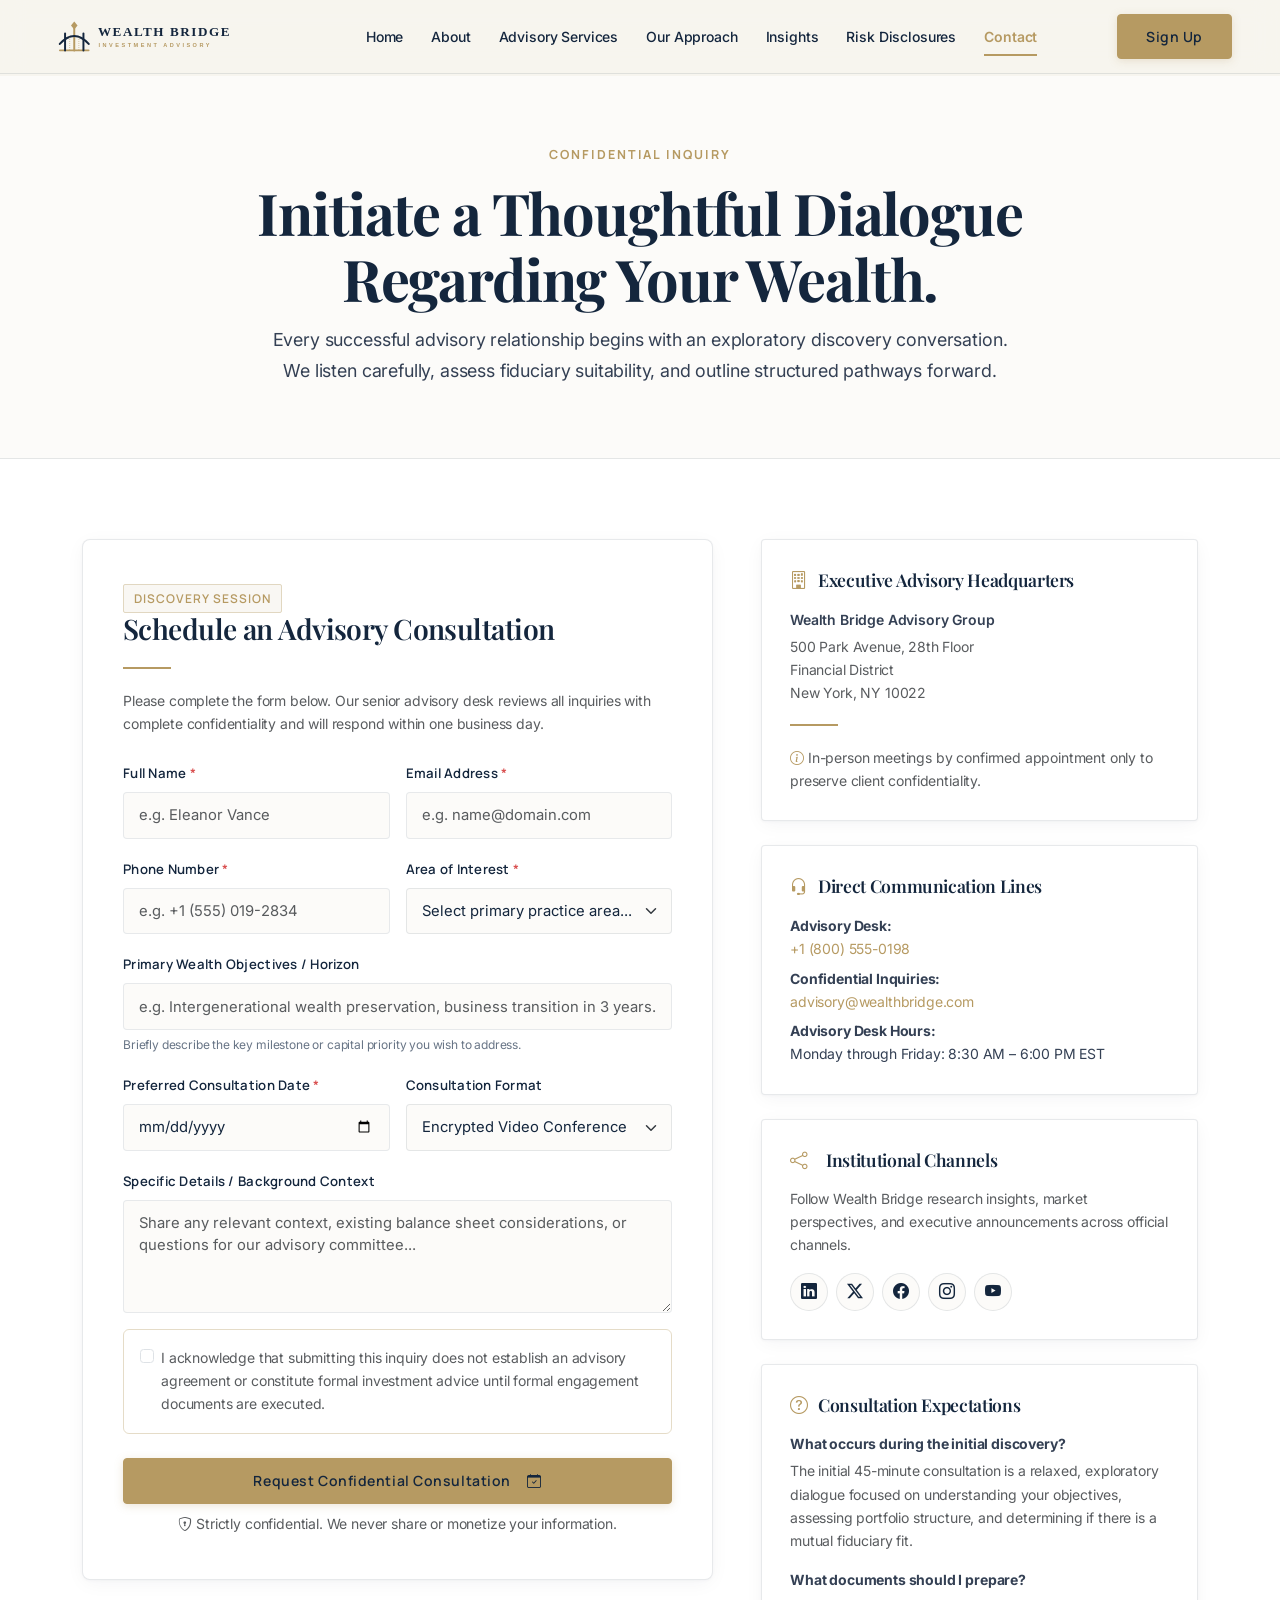
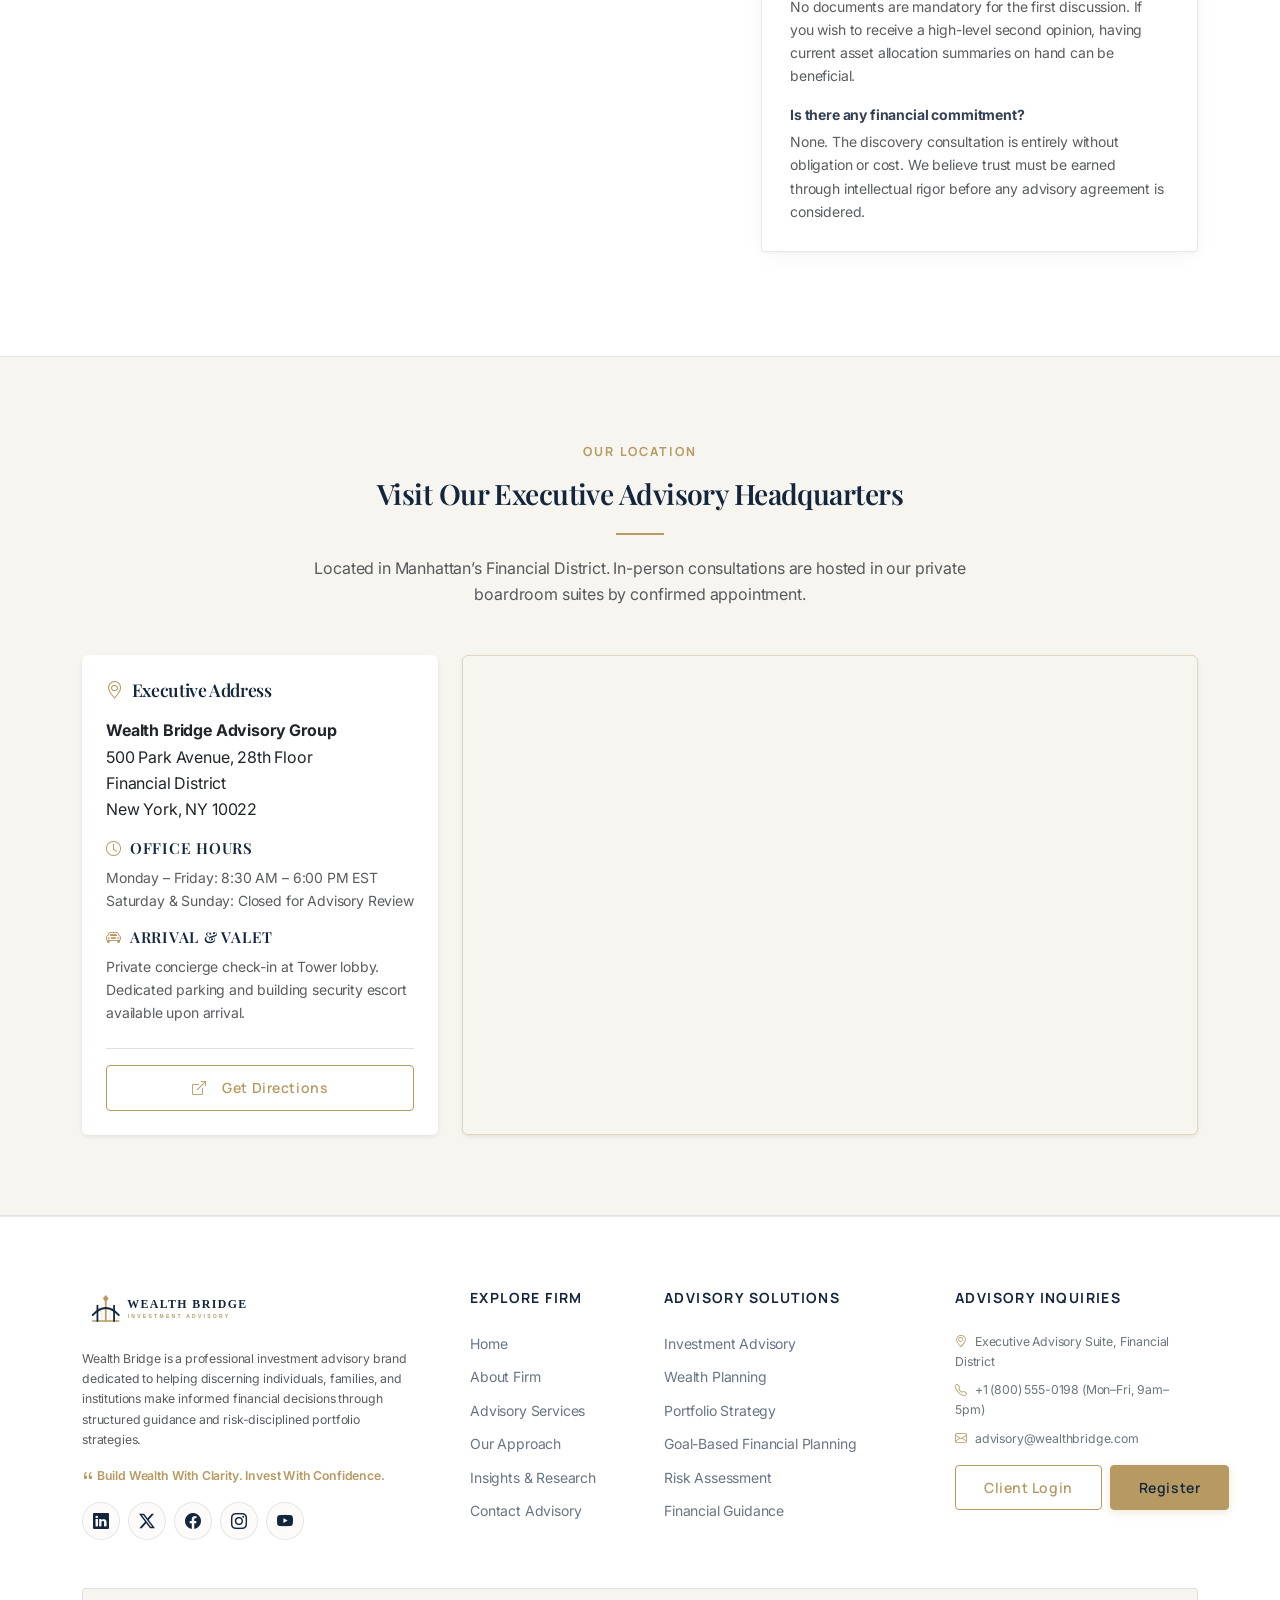
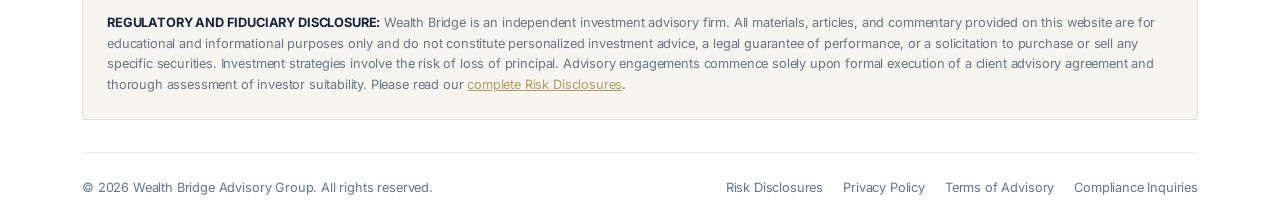
<file: contact.html>
<!DOCTYPE html>
<html lang="en" data-theme="light">
<head>
  <meta charset="UTF-8">
  <meta name="viewport" content="width=device-width, initial-scale=1.0">
  <title>Schedule a Consultation | Wealth Bridge — Private Advisory Inquiry</title>
  <meta name="description" content="Schedule a confidential discovery consultation with Wealth Bridge's senior investment advisors. Discuss your portfolio strategy, wealth planning, or risk assessment.">
  <link rel="icon" type="image/svg+xml" href="assets/images/favicon.svg">

  <!-- Bootstrap 5 CSS & Bootstrap Icons CDN -->
  <link rel="stylesheet" href="https://cdn.jsdelivr.net/npm/bootstrap@5.3.3/dist/css/bootstrap.min.css">
  <link rel="stylesheet" href="https://cdn.jsdelivr.net/npm/bootstrap-icons@1.11.3/font/bootstrap-icons.min.css">

  <!-- Custom Design System -->
  <link rel="stylesheet" href="assets/css/style.css">
</head>
<body>

  <!-- =========================================================================
       MANDATORY NAVIGATION BAR
       ========================================================================= -->
  <header class="wb-navbar">
    <div class="container-fluid px-lg-5">
      <div class="d-flex align-items-center justify-content-between">
        
        <a class="navbar-brand" href="index.html" aria-label="Wealth Bridge Home">
          <img src="assets/images/logo.svg" alt="Wealth Bridge Logo" class="brand-logo-img" width="220" height="44">
        </a>

        <nav class="d-none d-xl-flex align-items-center navbar-nav flex-row">
          <a class="nav-link" href="index.html">Home</a>
          <a class="nav-link" href="about.html">About</a>
          <a class="nav-link" href="advisory-services.html">Advisory Services</a>
          <a class="nav-link" href="investment-approach.html">Our Approach</a>
          <a class="nav-link" href="insights.html">Insights</a>
          <a class="nav-link" href="risk-disclosures.html">Risk Disclosures</a>
          <a class="nav-link active" href="contact.html">Contact</a>
        </nav>

        <div class="d-flex align-items-center gap-2 gap-md-3">
          
          <a href="signup.html" class="btn btn-gold d-none d-xl-inline-flex">
            <span>Sign Up</span>
          </a>

          <!-- Mobile Hamburger Trigger -->
          <button class="navbar-toggler d-xl-none" type="button" data-bs-toggle="offcanvas" data-bs-target="#mobileNavOffcanvas" aria-controls="mobileNavOffcanvas" aria-label="Open navigation menu">
            <i class="bi bi-list fs-3"></i>
          </button>

        </div>
      </div>
    </div>
  </header>

  <!-- Mobile Offcanvas Drawer -->
  <div class="offcanvas offcanvas-end wb-offcanvas" tabindex="-1" id="mobileNavOffcanvas" aria-labelledby="mobileNavLabel">
    <div class="offcanvas-header">
      <a href="index.html" class="d-flex align-items-center">
        <img src="assets/images/logo.svg" alt="Wealth Bridge Logo" class="brand-logo-img" style="height: 34px;">
      </a>
      <button type="button" class="btn-close" data-bs-dismiss="offcanvas" aria-label="Close menu"></button>
    </div>
    <div class="offcanvas-body d-flex flex-column p-4">
      <!-- Sign Up Button at the top: Visible without scroll on all mobile screens -->
      <div class="mb-3">
        <a href="signup.html" class="btn btn-gold w-100 text-center py-2 shadow-sm">
          <span>Sign Up</span>
          <i class="bi bi-arrow-right ms-2"></i>
        </a>
      </div>

      <nav class="nav flex-column mb-auto">
        <a class="nav-link" href="index.html">Home</a>
        <a class="nav-link" href="about.html">About</a>
        <a class="nav-link" href="advisory-services.html">Advisory Services</a>
        <a class="nav-link" href="investment-approach.html">Our Approach</a>
        <a class="nav-link" href="insights.html">Insights</a>
        <a class="nav-link" href="risk-disclosures.html">Risk Disclosures</a>
        <a class="nav-link active" href="contact.html">Contact</a>
      </nav>

      <div class="pt-3 border-top text-center mt-3">
        <p class="text-muted small mb-0">Build Wealth With Clarity. Invest With Confidence.</p>
      </div>
    </div>
  </div>

  <!-- =========================================================================
       MAIN CONTENT WRAPPER
       ========================================================================= -->
  <main class="main-wrapper">

    <!-- PAGE HERO -->
    <section class="page-hero">
      <div class="container">
        <div class="page-hero-inner text-center mx-auto">
          <span class="eyebrow eyebrow-center justify-content-center">CONFIDENTIAL INQUIRY</span>
          <h1>Initiate a Thoughtful Dialogue Regarding Your Wealth.</h1>
          <p class="lead mx-auto">
            Every successful advisory relationship begins with an exploratory discovery conversation. We listen carefully, assess fiduciary suitability, and outline structured pathways forward.
          </p>
        </div>
      </div>
    </section>

    <!-- CONSULTATION FORM & CONTACT SIDEBAR SECTION -->
    <section class="section-padding section-surface" id="consultation">
      <div class="container">
        <div class="row g-5">
          
          <!-- Consultation Form Column -->
          <div class="col-lg-7">
            <div class="consultation-form-card">
              <span class="badge-editorial mb-2">Discovery Session</span>
              <h2 class="h3 mb-2">Schedule an Advisory Consultation</h2>
              <div class="gold-divider"></div>
              <p class="small text-muted mb-4">
                Please complete the form below. Our senior advisory desk reviews all inquiries with complete confidentiality and will respond within one business day.
              </p>

              <form id="consultationForm" novalidate>
                <div class="row g-3">
                  
                  <!-- Full Name -->
                  <div class="col-md-6">
                    <label for="fullName" class="form-label">Full Name <span class="required">*</span></label>
                    <input type="text" class="form-control" id="fullName" placeholder="e.g. Eleanor Vance" required>
                    <div class="invalid-feedback">Please provide your full legal name.</div>
                  </div>

                  <!-- Email Address -->
                  <div class="col-md-6">
                    <label for="emailAddress" class="form-label">Email Address <span class="required">*</span></label>
                    <input type="email" class="form-control" id="emailAddress" placeholder="e.g. name@domain.com" required>
                    <div class="invalid-feedback">Please enter a valid email address.</div>
                  </div>

                  <!-- Phone Number -->
                  <div class="col-md-6">
                    <label for="phoneNumber" class="form-label">Phone Number <span class="required">*</span></label>
                    <input type="tel" class="form-control" id="phoneNumber" placeholder="e.g. +1 (555) 019-2834" required>
                    <div class="invalid-feedback">Please provide a reachable phone number.</div>
                  </div>

                  <!-- Area of Interest -->
                  <div class="col-md-6">
                    <label for="areaOfInterest" class="form-label">Area of Interest <span class="required">*</span></label>
                    <select class="form-select" id="areaOfInterest" required>
                      <option value="" selected disabled>Select primary practice area...</option>
                      <option value="Investment Advisory">Investment Advisory</option>
                      <option value="Wealth Planning">Wealth Planning</option>
                      <option value="Portfolio Strategy">Portfolio Strategy</option>
                      <option value="Goal-Based Planning">Goal-Based Financial Planning</option>
                      <option value="Risk Assessment">Risk Assessment</option>
                      <option value="General Enquiry">General Advisory Inquiry</option>
                    </select>
                    <div class="invalid-feedback">Please select your primary advisory interest.</div>
                  </div>

                  <!-- Investment Goals -->
                  <div class="col-12">
                    <label for="investmentGoals" class="form-label">Primary Wealth Objectives / Horizon</label>
                    <input type="text" class="form-control" id="investmentGoals" placeholder="e.g. Intergenerational wealth preservation, business transition in 3 years...">
                    <div class="form-text">Briefly describe the key milestone or capital priority you wish to address.</div>
                  </div>

                  <!-- Preferred Consultation Date -->
                  <div class="col-md-6">
                    <label for="preferredDate" class="form-label">Preferred Consultation Date <span class="required">*</span></label>
                    <input type="date" class="form-control" id="preferredDate" required>
                    <div class="invalid-feedback">Please select a valid future consultation date.</div>
                  </div>

                  <!-- Preferred Consultation Format -->
                  <div class="col-md-6">
                    <label for="consultationFormat" class="form-label">Consultation Format</label>
                    <select class="form-select" id="consultationFormat">
                      <option value="Video Conference (Encrypted)">Encrypted Video Conference</option>
                      <option value="Private In-Person (Executive Office)">Private In-Person Office Session</option>
                      <option value="Direct Confidential Phone Call">Direct Advisory Phone Call</option>
                    </select>
                  </div>

                  <!-- Message -->
                  <div class="col-12">
                    <label for="consultationMessage" class="form-label">Specific Details / Background Context</label>
                    <textarea class="form-control" id="consultationMessage" rows="4" placeholder="Share any relevant context, existing balance sheet considerations, or questions for our advisory committee..."></textarea>
                  </div>

                  <!-- Fiduciary Consent -->
                  <div class="col-12">
                    <div class="p-3 rounded bg-alt border border-gold small">
                      <div class="form-check">
                        <input class="form-check-input" type="checkbox" value="" id="fiduciaryConsentCheck" required>
                        <label class="form-check-label text-muted" for="fiduciaryConsentCheck">
                          I acknowledge that submitting this inquiry does not establish an advisory agreement or constitute formal investment advice until formal engagement documents are executed.
                        </label>
                        <div class="invalid-feedback">You must acknowledge the advisory notice to submit.</div>
                      </div>
                    </div>
                  </div>

                  <!-- Submit Button -->
                  <div class="col-12 mt-4">
                    <button type="submit" class="btn btn-gold btn-lg w-100">
                      <span>Request Confidential Consultation</span>
                      <i class="bi bi-calendar-check ms-2"></i>
                    </button>
                    <div class="text-center text-muted small mt-2">
                      <i class="bi bi-shield-lock me-1"></i>Strictly confidential. We never share or monetize your information.
                    </div>
                  </div>

                </div>
              </form>
            </div>
          </div>

          <!-- Contact Information & Office Sidebar -->
          <div class="col-lg-5">
            
            <!-- Headquarters Information -->
            <div class="contact-info-card">
              <h4><i class="bi bi-building"></i>Executive Advisory Headquarters</h4>
              <p class="fw-semibold text-heading mb-1">Wealth Bridge Advisory Group</p>
              <p class="text-muted">
                500 Park Avenue, 28th Floor<br>
                Financial District<br>
                New York, NY 10022
              </p>
              <div class="gold-divider"></div>
              <p class="small text-muted mb-0">
                <i class="bi bi-info-circle text-gold me-1"></i>In-person meetings by confirmed appointment only to preserve client confidentiality.
              </p>
            </div>

            <!-- Direct Advisory Lines -->
            <div class="contact-info-card">
              <h4><i class="bi bi-headset"></i>Direct Communication Lines</h4>
              <p>
                <strong>Advisory Desk:</strong><br>
                <a href="tel:+18005550198" class="text-heading">+1 (800) 555-0198</a>
              </p>
              <p>
                <strong>Confidential Inquiries:</strong><br>
                <a href="mailto:advisory@wealthbridge.com" class="text-gold">advisory@wealthbridge.com</a>
              </p>
              <p class="mb-0">
                <strong>Advisory Desk Hours:</strong><br>
                Monday through Friday: 8:30 AM – 6:00 PM EST
              </p>
            </div>

            <!-- Social Channels Sidebar Card -->
            <div class="contact-info-card">
              <h4><i class="bi bi-share text-gold me-2"></i>Institutional Channels</h4>
              <p class="small text-muted mb-3">
                Follow Wealth Bridge research insights, market perspectives, and executive announcements across official channels.
              </p>
              <div class="d-flex align-items-center gap-2">
                <a href="#" class="social-icon-btn" aria-label="LinkedIn" title="LinkedIn"><i class="bi bi-linkedin"></i></a>
                <a href="#" class="social-icon-btn" aria-label="X (formerly Twitter)" title="X (Twitter)"><i class="bi bi-twitter-x"></i></a>
                <a href="#" class="social-icon-btn" aria-label="Facebook" title="Facebook"><i class="bi bi-facebook"></i></a>
                <a href="#" class="social-icon-btn" aria-label="Instagram" title="Instagram"><i class="bi bi-instagram"></i></a>
                <a href="#" class="social-icon-btn" aria-label="YouTube" title="YouTube"><i class="bi bi-youtube"></i></a>
              </div>
            </div>

            <!-- Frequently Asked Consultation Questions -->
            <div class="contact-info-card">
              <h4><i class="bi bi-question-circle"></i>Consultation Expectations</h4>
              
              <div class="mb-3">
                <strong class="d-block text-heading small mb-1">What occurs during the initial discovery?</strong>
                <p class="small text-muted mb-0">
                  The initial 45-minute consultation is a relaxed, exploratory dialogue focused on understanding your objectives, assessing portfolio structure, and determining if there is a mutual fiduciary fit.
                </p>
              </div>

              <div class="mb-3">
                <strong class="d-block text-heading small mb-1">What documents should I prepare?</strong>
                <p class="small text-muted mb-0">
                  No documents are mandatory for the first discussion. If you wish to receive a high-level second opinion, having current asset allocation summaries on hand can be beneficial.
                </p>
              </div>

              <div>
                <strong class="d-block text-heading small mb-1">Is there any financial commitment?</strong>
                <p class="small text-muted mb-0">
                  None. The discovery consultation is entirely without obligation or cost. We believe trust must be earned through intellectual rigor before any advisory agreement is considered.
                </p>
              </div>

            </div>

          </div>

        </div>
      </div>
    </section>

    <!-- EXECUTIVE OFFICE & INTERACTIVE MAP SECTION -->
    <section class="section-padding bg-alt border-top border-bottom" id="office-location">
      <div class="container">
        <div class="text-center mx-auto mb-5" style="max-width: 680px;">
          <span class="eyebrow eyebrow-center justify-content-center">OUR LOCATION</span>
          <h2 class="h3 mb-2">Visit Our Executive Advisory Headquarters</h2>
          <div class="gold-divider mx-auto"></div>
          <p class="text-muted">
            Located in Manhattan’s Financial District. In-person consultations are hosted in our private boardroom suites by confirmed appointment.
          </p>
        </div>

        <div class="row g-4 align-items-stretch">
          <div class="col-lg-4">
            <div class="card h-100 p-4 border-0 shadow-sm bg-surface">
              <h4 class="h5 text-heading mb-3"><i class="bi bi-geo-alt text-gold me-2"></i>Executive Address</h4>
              <p class="text-body mb-3">
                <strong>Wealth Bridge Advisory Group</strong><br>
                500 Park Avenue, 28th Floor<br>
                Financial District<br>
                New York, NY 10022
              </p>
              
              <h4 class="h6 text-heading mb-2"><i class="bi bi-clock text-gold me-2"></i>Office Hours</h4>
              <p class="small text-muted mb-3">
                Monday – Friday: 8:30 AM – 6:00 PM EST<br>
                Saturday & Sunday: Closed for Advisory Review
              </p>

              <h4 class="h6 text-heading mb-2"><i class="bi bi-car-front text-gold me-2"></i>Arrival & Valet</h4>
              <p class="small text-muted mb-4">
                Private concierge check-in at Tower lobby. Dedicated parking and building security escort available upon arrival.
              </p>

              <div class="mt-auto pt-3 border-top">
                <a href="https://maps.google.com/?q=500+Park+Avenue+New+York+NY" target="_blank" rel="noopener noreferrer" class="btn btn-outline-gold w-100">
                  <i class="bi bi-box-arrow-up-right me-2"></i>Get Directions
                </a>
              </div>
            </div>
          </div>

          <div class="col-lg-8">
            <div class="ratio ratio-16x9 rounded overflow-hidden shadow-sm border border-gold h-100" style="min-height: 380px;">
              <iframe 
                src="https://www.google.com/maps/embed?pb=!1m18!1m12!1m3!1d3022.0970343360673!2d-73.97235282346747!3d40.76318517138541!2m3!1f0!2f0!3f0!3m2!1i1024!2i768!4f13.1!3m3!1m2!1s0x89c258fa727c9d9d%3A0x6b4c19dd40e29202!2s500%20Park%20Ave%2C%20New%20York%2C%20NY%2010022!5e0!3m2!1sen!2sus!4v1710000000000!5m2!1sen!2sus" 
                style="border:0; width:100%; height:100%;" 
                allowfullscreen="" 
                loading="lazy" 
                referrerpolicy="no-referrer-when-downgrade"
                title="Wealth Bridge Headquarters Map">
              </iframe>
            </div>
          </div>
        </div>
      </div>
    </section>

  </main>

  <!-- =========================================================================
       CONFIRMATION MODAL FOR CONSULTATION SUBMISSION
       ========================================================================= -->
  <div class="modal fade" id="consultationConfirmationModal" tabindex="-1" aria-labelledby="modalConfirmTitle" aria-hidden="true">
    <div class="modal-dialog modal-dialog-centered">
      <div class="modal-content">
        <div class="modal-header bg-surface border-bottom border-gold">
          <div class="d-flex align-items-center gap-2">
            <i class="bi bi-check-circle-fill text-gold fs-4"></i>
            <h4 class="modal-title h5 mb-0" id="modalConfirmTitle">Consultation Request Received</h4>
          </div>
          <button type="button" class="btn-close" data-bs-dismiss="modal" aria-label="Close"></button>
        </div>
        <div class="modal-body">
          <p class="text-body mb-3">
            Thank you, <strong id="modalClientName" class="text-heading">Investor</strong>. Your consultation inquiry has been securely routed to our senior fiduciary desk.
          </p>

          <div class="p-3 rounded bg-alt border border-gold mb-3 small">
            <div class="d-flex justify-content-between mb-1">
              <span class="text-muted">Inquiry Reference:</span>
              <strong id="modalRefCode" class="text-gold font-monospace">WB-729481</strong>
            </div>
            <div class="d-flex justify-content-between mb-1">
              <span class="text-muted">Practice Focus:</span>
              <span id="modalServiceArea" class="fw-semibold text-heading">Investment Advisory</span>
            </div>
            <div class="d-flex justify-content-between">
              <span class="text-muted">Target Date:</span>
              <span id="modalDate" class="fw-semibold text-heading">Selected Date</span>
            </div>
          </div>

          <p class="small text-muted mb-0">
            A managing advisor will review your goals and contact you via email to confirm the exact meeting calendar invite and encrypted dial-in details.
          </p>

          <div class="mt-3 p-2 bg-gold-subtle rounded small text-muted text-center">
            <em>Demonstration notice: This simulated submission demonstrates the Wealth Bridge inquiry workflow.</em>
          </div>
        </div>
        <div class="modal-footer">
          <button type="button" class="btn btn-gold w-100" data-bs-dismiss="modal">Acknowledge & Close</button>
        </div>
      </div>
    </div>
  </div>

  <!-- =========================================================================
       MASTER INSTITUTIONAL FOOTER
       ========================================================================= -->
  <footer class="wb-footer">
    <div class="container">
      <div class="row g-5">
        
        <div class="col-lg-4">
          <a href="index.html" class="d-inline-block mb-3">
            <img src="assets/images/logo.svg" alt="Wealth Bridge Logo" class="brand-logo-img" style="height: 38px;">
          </a>
          <p class="small text-muted mb-3">
            Wealth Bridge is a professional investment advisory brand dedicated to helping discerning individuals, families, and institutions make informed financial decisions through structured guidance and risk-disciplined portfolio strategies.
          </p>
          <div class="text-gold small fw-semibold mb-3">
            <i class="bi bi-quote"></i> Build Wealth With Clarity. Invest With Confidence.
          </div>
          <div class="footer-social-links d-flex align-items-center gap-2">
            <a href="#" class="social-icon-btn" aria-label="LinkedIn" title="LinkedIn"><i class="bi bi-linkedin"></i></a>
            <a href="#" class="social-icon-btn" aria-label="X (formerly Twitter)" title="X (Twitter)"><i class="bi bi-twitter-x"></i></a>
            <a href="#" class="social-icon-btn" aria-label="Facebook" title="Facebook"><i class="bi bi-facebook"></i></a>
            <a href="#" class="social-icon-btn" aria-label="Instagram" title="Instagram"><i class="bi bi-instagram"></i></a>
            <a href="#" class="social-icon-btn" aria-label="YouTube" title="YouTube"><i class="bi bi-youtube"></i></a>
          </div>
        </div>

        <div class="col-6 col-md-3 col-lg-2">
          <h4>Explore Firm</h4>
          <ul class="wb-footer-links">
            <li><a href="index.html">Home</a></li>
            <li><a href="about.html">About Firm</a></li>
            <li><a href="advisory-services.html">Advisory Services</a></li>
            <li><a href="investment-approach.html">Our Approach</a></li>
            <li><a href="insights.html">Insights & Research</a></li>
            <li><a href="contact.html">Contact Advisory</a></li>
          </ul>
        </div>

        <div class="col-6 col-md-3 col-lg-3">
          <h4>Advisory Solutions</h4>
          <ul class="wb-footer-links">
            <li><a href="advisory-services.html#service-investment-advisory">Investment Advisory</a></li>
            <li><a href="advisory-services.html#service-wealth-planning">Wealth Planning</a></li>
            <li><a href="advisory-services.html#service-portfolio-strategy">Portfolio Strategy</a></li>
            <li><a href="advisory-services.html#service-goal-planning">Goal-Based Financial Planning</a></li>
            <li><a href="advisory-services.html#service-risk-assessment">Risk Assessment</a></li>
            <li><a href="advisory-services.html#service-financial-guidance">Financial Guidance</a></li>
          </ul>
        </div>

        <div class="col-md-6 col-lg-3">
          <h4>Advisory Inquiries</h4>
          <p class="small text-secondary mb-2">
            <i class="bi bi-geo-alt text-gold me-2"></i>Executive Advisory Suite, Financial District
          </p>
          <p class="small text-secondary mb-2">
            <i class="bi bi-telephone text-gold me-2"></i>+1 (800) 555-0198 (Mon–Fri, 9am–5pm)
          </p>
          <p class="small text-secondary mb-3">
            <i class="bi bi-envelope text-gold me-2"></i>advisory@wealthbridge.com
          </p>
          <div class="d-flex gap-2">
            <a href="login.html" class="btn btn-outline-gold btn-sm">Client Login</a>
            <a href="signup.html" class="btn btn-gold btn-sm">Register</a>
          </div>
        </div>

      </div>

      <div class="footer-disclaimer-box">
        <strong>REGULATORY AND FIDUCIARY DISCLOSURE:</strong> Wealth Bridge is an independent investment advisory firm. All materials, articles, and commentary provided on this website are for educational and informational purposes only and do not constitute personalized investment advice, a legal guarantee of performance, or a solicitation to purchase or sell any specific securities. Investment strategies involve the risk of loss of principal. Advisory engagements commence solely upon formal execution of a client advisory agreement and thorough assessment of investor suitability. Please read our <a href="risk-disclosures.html" class="text-gold text-decoration-underline">complete Risk Disclosures</a>.
      </div>

      <div class="footer-bottom">
        <div class="d-flex flex-column flex-md-row justify-content-between align-items-center gap-3">
          <div>
            &copy; 2026 Wealth Bridge Advisory Group. All rights reserved.
          </div>
          <div class="footer-bottom-links">
            <a href="risk-disclosures.html">Risk Disclosures</a>
            <a href="risk-disclosures.html#privacy">Privacy Policy</a>
            <a href="risk-disclosures.html#terms">Terms of Advisory</a>
            <a href="contact.html">Compliance Inquiries</a>
          </div>
        </div>
      </div>

    </div>
  </footer>

  <!-- Bootstrap 5 JS Bundle CDN -->
  <script src="https://cdn.jsdelivr.net/npm/bootstrap@5.3.3/dist/js/bootstrap.bundle.min.js"></script>
  <!-- Main Script -->
  <script src="assets/js/main.js"></script>

  <!-- Query Parameter Handler for Pre-filling Area of Interest -->
  <script>
    document.addEventListener('DOMContentLoaded', () => {
      const urlParams = new URLSearchParams(window.location.search);
      const serviceParam = urlParams.get('service');
      if (serviceParam) {
        const areaSelect = document.getElementById('areaOfInterest');
        if (areaSelect) {
          for (let i = 0; i < areaSelect.options.length; i++) {
            if (areaSelect.options[i].text.toLowerCase().includes(serviceParam.toLowerCase()) || 
                serviceParam.toLowerCase().includes(areaSelect.options[i].value.toLowerCase())) {
              areaSelect.selectedIndex = i;
              break;
            }
          }
        }
      }
    });
  </script>
</body>
</html>
</file>
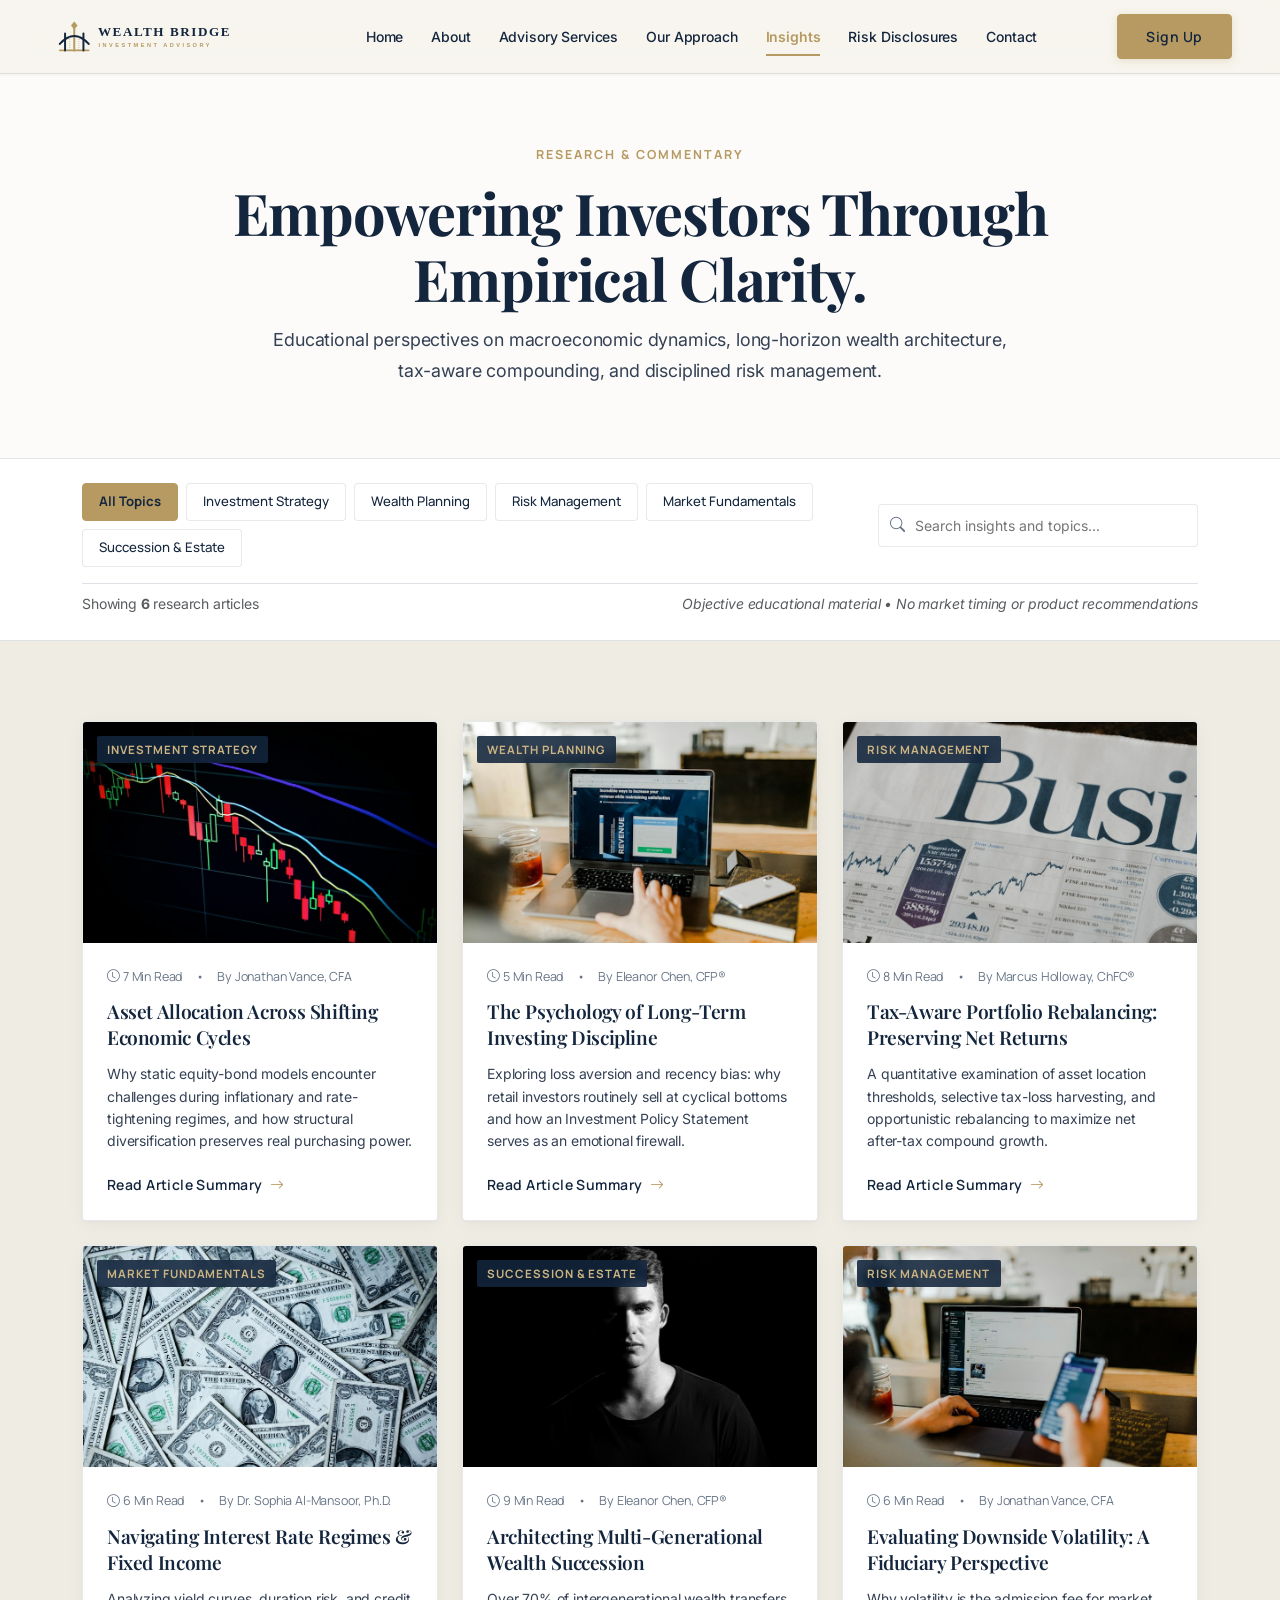
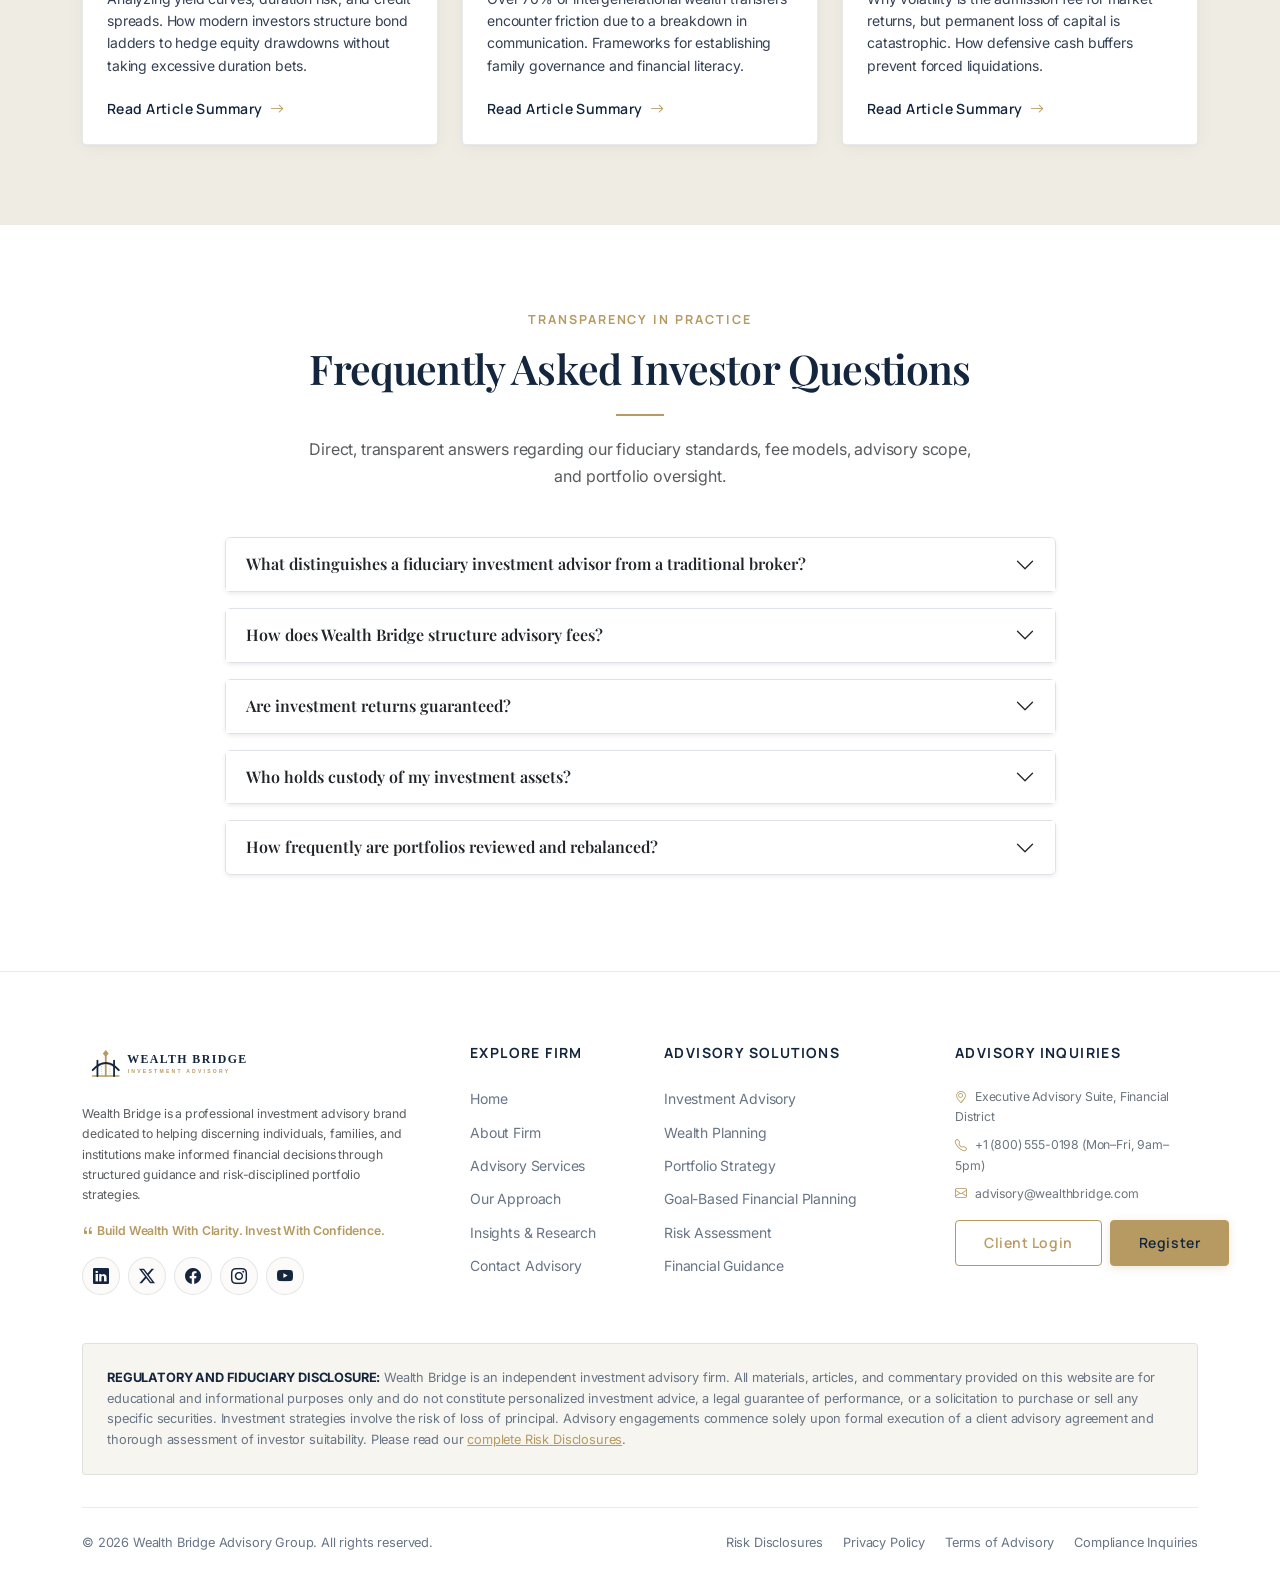
<file: insights.html>
<!DOCTYPE html>
<html lang="en" data-theme="light">
<head>
  <meta charset="UTF-8">
  <meta name="viewport" content="width=device-width, initial-scale=1.0">
  <title>Insights & Research | Wealth Bridge — Financial Education & Fiduciary Perspectives</title>
  <meta name="description" content="Explore research-backed financial education, long-term wealth planning insights, asset allocation principles, and investor guidance from Wealth Bridge.">
  <link rel="icon" type="image/svg+xml" href="assets/images/favicon.svg">

  <!-- Bootstrap 5 CSS & Bootstrap Icons CDN -->
  <link rel="stylesheet" href="https://cdn.jsdelivr.net/npm/bootstrap@5.3.3/dist/css/bootstrap.min.css">
  <link rel="stylesheet" href="https://cdn.jsdelivr.net/npm/bootstrap-icons@1.11.3/font/bootstrap-icons.min.css">

  <!-- Custom Design System -->
  <link rel="stylesheet" href="assets/css/style.css">
</head>
<body>

  <!-- =========================================================================
       MANDATORY NAVIGATION BAR
       ========================================================================= -->
  <header class="wb-navbar">
    <div class="container-fluid px-lg-5">
      <div class="d-flex align-items-center justify-content-between">
        
        <a class="navbar-brand" href="index.html" aria-label="Wealth Bridge Home">
          <img src="assets/images/logo.svg" alt="Wealth Bridge Logo" class="brand-logo-img" width="220" height="44">
        </a>

        <nav class="d-none d-xl-flex align-items-center navbar-nav flex-row">
          <a class="nav-link" href="index.html">Home</a>
          <a class="nav-link" href="about.html">About</a>
          <a class="nav-link" href="advisory-services.html">Advisory Services</a>
          <a class="nav-link" href="investment-approach.html">Our Approach</a>
          <a class="nav-link active" href="insights.html">Insights</a>
          <a class="nav-link" href="risk-disclosures.html">Risk Disclosures</a>
          <a class="nav-link" href="contact.html">Contact</a>
        </nav>

        <!-- Navbar Actions (Sign Up CTA) -->
        <div class="d-flex align-items-center gap-2 gap-md-3">
          
          <a href="signup.html" class="btn btn-gold d-none d-xl-inline-flex">
            <span>Sign Up</span>
          </a>

          <!-- Mobile Hamburger Trigger -->
          <button class="navbar-toggler d-xl-none" type="button" data-bs-toggle="offcanvas" data-bs-target="#mobileNavOffcanvas" aria-controls="mobileNavOffcanvas" aria-label="Open navigation menu">
            <i class="bi bi-list fs-3"></i>
          </button>

        </div>
      </div>
    </div>
  </header>

  <!-- Mobile Offcanvas Drawer -->
  <div class="offcanvas offcanvas-end wb-offcanvas" tabindex="-1" id="mobileNavOffcanvas" aria-labelledby="mobileNavLabel">
    <div class="offcanvas-header">
      <a href="index.html" class="d-flex align-items-center">
        <img src="assets/images/logo.svg" alt="Wealth Bridge Logo" class="brand-logo-img" style="height: 34px;">
      </a>
      <button type="button" class="btn-close" data-bs-dismiss="offcanvas" aria-label="Close menu"></button>
    </div>
    <div class="offcanvas-body d-flex flex-column p-4">
      <!-- Sign Up Button at the top: Visible without scroll on all mobile screens -->
      <div class="mb-3">
        <a href="signup.html" class="btn btn-gold w-100 text-center py-2 shadow-sm">
          <span>Sign Up</span>
          <i class="bi bi-arrow-right ms-2"></i>
        </a>
      </div>

      <nav class="nav flex-column mb-auto">
        <a class="nav-link" href="index.html">Home</a>
        <a class="nav-link" href="about.html">About</a>
        <a class="nav-link" href="advisory-services.html">Advisory Services</a>
        <a class="nav-link" href="investment-approach.html">Our Approach</a>
        <a class="nav-link active" href="insights.html">Insights</a>
        <a class="nav-link" href="risk-disclosures.html">Risk Disclosures</a>
        <a class="nav-link" href="contact.html">Contact</a>
      </nav>

      <div class="pt-3 border-top text-center mt-3">
        <p class="text-muted small mb-0">Build Wealth With Clarity. Invest With Confidence.</p>
      </div>
    </div>
  </div>

  <!-- =========================================================================
       MAIN CONTENT WRAPPER
       ========================================================================= -->
  <main class="main-wrapper">

    <!-- PAGE HERO -->
    <section class="page-hero">
      <div class="container">
        <div class="page-hero-inner text-center mx-auto">
          <span class="eyebrow eyebrow-center justify-content-center">RESEARCH & COMMENTARY</span>
          <h1>Empowering Investors Through Empirical Clarity.</h1>
          <p class="lead mx-auto">
            Educational perspectives on macroeconomic dynamics, long-horizon wealth architecture, tax-aware compounding, and disciplined risk management.
          </p>
        </div>
      </div>
    </section>

    <!-- INTERACTIVE SEARCH & CATEGORY FILTER BAR -->
    <section class="py-4 bg-surface border-bottom">
      <div class="container">
        <div class="row align-items-center g-3">
          
          <!-- Category Filter Pills -->
          <div class="col-lg-8">
            <div class="filter-btn-group mb-0">
              <button type="button" class="filter-btn active" data-filter="all">All Topics</button>
              <button type="button" class="filter-btn" data-filter="investment-strategy">Investment Strategy</button>
              <button type="button" class="filter-btn" data-filter="wealth-planning">Wealth Planning</button>
              <button type="button" class="filter-btn" data-filter="risk-management">Risk Management</button>
              <button type="button" class="filter-btn" data-filter="market-fundamentals">Market Fundamentals</button>
              <button type="button" class="filter-btn" data-filter="succession">Succession & Estate</button>
            </div>
          </div>

          <!-- Real-Time Search Bar -->
          <div class="col-lg-4 d-flex justify-content-lg-end">
            <div class="search-wrapper w-100">
              <i class="bi bi-search search-icon"></i>
              <input type="text" id="insightSearchInput" class="search-input" placeholder="Search insights and topics..." aria-label="Search articles">
            </div>
          </div>

        </div>

        <div class="d-flex justify-content-between align-items-center mt-3 pt-2 border-top small text-muted">
          <div>
            Showing <strong id="visibleArticleCount" class="text-heading">6</strong> research articles
          </div>
          <div class="fst-italic">
            Objective educational material • No market timing or product recommendations
          </div>
        </div>
      </div>
    </section>

    <!-- EDITORIAL ARTICLES GRID -->
    <section class="section-padding section-alt">
      <div class="container">

        <!-- No Results Alert -->
        <div id="noResultsAlert" class="alert p-5 text-center bg-surface border border-gold d-none">
          <i class="bi bi-journal-x text-gold display-4 mb-3 d-block"></i>
          <h4 class="h5 text-heading mb-2">No Research Articles Match Your Filter</h4>
          <p class="text-muted small mb-3">Try adjusting your keywords or clearing the active category filter.</p>
          <button type="button" id="resetFilterBtn" class="btn btn-outline-gold btn-sm">
            <i class="bi bi-arrow-counterclockwise me-1"></i>Reset All Filters
          </button>
        </div>

        <div class="row g-4 justify-content-center" id="articlesContainer">

          <!-- Article 1 -->
          <div class="col-md-6 col-lg-4 insight-card-item" data-category="investment-strategy">
            <article class="insight-card">
              <div class="insight-img-wrap">
                <img src="assets/images/insight_1.jpg" alt="Asset Allocation Across Shifting Economic Cycles" loading="lazy">
                <span class="insight-category-badge">Investment Strategy</span>
              </div>
              <div class="insight-content">
                <div class="insight-meta">
                  <span><i class="bi bi-clock me-1"></i>7 Min Read</span>
                  <span>•</span>
                  <span>By Jonathan Vance, CFA</span>
                </div>
                <h3>Asset Allocation Across Shifting Economic Cycles</h3>
                <p>
                  Why static equity-bond models encounter challenges during inflationary and rate-tightening regimes, and how structural diversification preserves real purchasing power.
                </p>
                <button type="button" class="editorial-link mt-auto bg-transparent border-0 p-0 text-start" data-bs-toggle="modal" data-bs-target="#articleModal1">
                  <span>Read Article Summary</span>
                  <i class="bi bi-arrow-right"></i>
                </button>
              </div>
            </article>
          </div>

          <!-- Article 2 -->
          <div class="col-md-6 col-lg-4 insight-card-item" data-category="wealth-planning market-fundamentals">
            <article class="insight-card">
              <div class="insight-img-wrap">
                <img src="assets/images/insight_2.jpg" alt="The Behavioral Psychology of Long-Term Investing Discipline" loading="lazy">
                <span class="insight-category-badge">Wealth Planning</span>
              </div>
              <div class="insight-content">
                <div class="insight-meta">
                  <span><i class="bi bi-clock me-1"></i>5 Min Read</span>
                  <span>•</span>
                  <span>By Eleanor Chen, CFP®</span>
                </div>
                <h3>The Psychology of Long-Term Investing Discipline</h3>
                <p>
                  Exploring loss aversion and recency bias: why retail investors routinely sell at cyclical bottoms and how an Investment Policy Statement serves as an emotional firewall.
                </p>
                <button type="button" class="editorial-link mt-auto bg-transparent border-0 p-0 text-start" data-bs-toggle="modal" data-bs-target="#articleModal2">
                  <span>Read Article Summary</span>
                  <i class="bi bi-arrow-right"></i>
                </button>
              </div>
            </article>
          </div>

          <!-- Article 3 -->
          <div class="col-md-6 col-lg-4 insight-card-item" data-category="risk-management investment-strategy">
            <article class="insight-card">
              <div class="insight-img-wrap">
                <img src="assets/images/insight_3.jpg" alt="Tax-Aware Portfolio Rebalancing: Preserving Net Returns" loading="lazy">
                <span class="insight-category-badge">Risk Management</span>
              </div>
              <div class="insight-content">
                <div class="insight-meta">
                  <span><i class="bi bi-clock me-1"></i>8 Min Read</span>
                  <span>•</span>
                  <span>By Marcus Holloway, ChFC®</span>
                </div>
                <h3>Tax-Aware Portfolio Rebalancing: Preserving Net Returns</h3>
                <p>
                  A quantitative examination of asset location thresholds, selective tax-loss harvesting, and opportunistic rebalancing to maximize net after-tax compound growth.
                </p>
                <button type="button" class="editorial-link mt-auto bg-transparent border-0 p-0 text-start" data-bs-toggle="modal" data-bs-target="#articleModal3">
                  <span>Read Article Summary</span>
                  <i class="bi bi-arrow-right"></i>
                </button>
              </div>
            </article>
          </div>

          <!-- Article 4 -->
          <div class="col-md-6 col-lg-4 insight-card-item" data-category="market-fundamentals investment-strategy">
            <article class="insight-card">
              <div class="insight-img-wrap">
                <img src="assets/images/insight_4.jpg" alt="Navigating Interest Rate Regimes and Fixed Income Strategy" loading="lazy">
                <span class="insight-category-badge">Market Fundamentals</span>
              </div>
              <div class="insight-content">
                <div class="insight-meta">
                  <span><i class="bi bi-clock me-1"></i>6 Min Read</span>
                  <span>•</span>
                  <span>By Dr. Sophia Al-Mansoor, Ph.D.</span>
                </div>
                <h3>Navigating Interest Rate Regimes & Fixed Income</h3>
                <p>
                  Analyzing yield curves, duration risk, and credit spreads. How modern investors structure bond ladders to hedge equity drawdowns without taking excessive duration bets.
                </p>
                <button type="button" class="editorial-link mt-auto bg-transparent border-0 p-0 text-start" data-bs-toggle="modal" data-bs-target="#articleModal4">
                  <span>Read Article Summary</span>
                  <i class="bi bi-arrow-right"></i>
                </button>
              </div>
            </article>
          </div>

          <!-- Article 5 -->
          <div class="col-md-6 col-lg-4 insight-card-item" data-category="wealth-planning succession">
            <article class="insight-card">
              <div class="insight-img-wrap">
                <img src="assets/images/insight_5.jpg" alt="Architecting Multi-Generational Wealth Succession" loading="lazy">
                <span class="insight-category-badge">Succession & Estate</span>
              </div>
              <div class="insight-content">
                <div class="insight-meta">
                  <span><i class="bi bi-clock me-1"></i>9 Min Read</span>
                  <span>•</span>
                  <span>By Eleanor Chen, CFP®</span>
                </div>
                <h3>Architecting Multi-Generational Wealth Succession</h3>
                <p>
                  Over 70% of intergenerational wealth transfers encounter friction due to a breakdown in communication. Frameworks for establishing family governance and financial literacy.
                </p>
                <button type="button" class="editorial-link mt-auto bg-transparent border-0 p-0 text-start" data-bs-toggle="modal" data-bs-target="#articleModal5">
                  <span>Read Article Summary</span>
                  <i class="bi bi-arrow-right"></i>
                </button>
              </div>
            </article>
          </div>

          <!-- Article 6 -->
          <div class="col-md-6 col-lg-4 insight-card-item" data-category="risk-management market-fundamentals">
            <article class="insight-card">
              <div class="insight-img-wrap">
                <img src="assets/images/insight_6.jpg" alt="Evaluating Downside Volatility: A Fiduciary Perspective" loading="lazy">
                <span class="insight-category-badge">Risk Management</span>
              </div>
              <div class="insight-content">
                <div class="insight-meta">
                  <span><i class="bi bi-clock me-1"></i>6 Min Read</span>
                  <span>•</span>
                  <span>By Jonathan Vance, CFA</span>
                </div>
                <h3>Evaluating Downside Volatility: A Fiduciary Perspective</h3>
                <p>
                  Why volatility is the admission fee for market returns, but permanent loss of capital is catastrophic. How defensive cash buffers prevent forced liquidations.
                </p>
                <button type="button" class="editorial-link mt-auto bg-transparent border-0 p-0 text-start" data-bs-toggle="modal" data-bs-target="#articleModal6">
                  <span>Read Article Summary</span>
                  <i class="bi bi-arrow-right"></i>
                </button>
              </div>
            </article>
          </div>

        </div>

      </div>
    </section>

    <!-- FREQUENTLY ASKED INVESTOR QUESTIONS (FAQ SECTION) -->
    <section class="section-padding section-surface">
      <div class="container">
        
        <div class="section-header text-center">
          <span class="eyebrow eyebrow-center">TRANSPARENCY IN PRACTICE</span>
          <h2>Frequently Asked Investor Questions</h2>
          <div class="gold-divider center"></div>
          <p class="text-muted">
            Direct, transparent answers regarding our fiduciary standards, fee models, advisory scope, and portfolio oversight.
          </p>
        </div>

        <div class="row justify-content-center">
          <div class="col-lg-9">
            <div class="accordion" id="investorFaqAccordion">
              
              <!-- FAQ 1 -->
              <div class="accordion-item mb-3 border rounded shadow-sm">
                <h3 class="accordion-header" id="faqHeading1">
                  <button class="accordion-button collapsed fw-semibold text-heading" type="button" data-bs-toggle="collapse" data-bs-target="#faqCollapse1" aria-expanded="false" aria-controls="faqCollapse1">
                    What distinguishes a fiduciary investment advisor from a traditional broker?
                  </button>
                </h3>
                <div id="faqCollapse1" class="accordion-collapse collapse" aria-labelledby="faqHeading1" data-bs-parent="#investorFaqAccordion">
                  <div class="accordion-body text-body small">
                    A fiduciary advisor is legally and ethically bound to act solely in the best interests of the client at all times. Traditional brokers, in contrast, frequently operate under a lower "suitability standard," permitting them to recommend products that generate higher commissions or sales incentives for their firm, provided the product is considered nominally suitable. Wealth Bridge operates exclusively under a fiduciary mandate with zero proprietary product quotas.
                  </div>
                </div>
              </div>

              <!-- FAQ 2 -->
              <div class="accordion-item mb-3 border rounded shadow-sm">
                <h3 class="accordion-header" id="faqHeading2">
                  <button class="accordion-button collapsed fw-semibold text-heading" type="button" data-bs-toggle="collapse" data-bs-target="#faqCollapse2" aria-expanded="false" aria-controls="faqCollapse2">
                    How does Wealth Bridge structure advisory fees?
                  </button>
                </h3>
                <div id="faqCollapse2" class="accordion-collapse collapse" aria-labelledby="faqHeading2" data-bs-parent="#investorFaqAccordion">
                  <div class="accordion-body text-body small">
                    We adhere to transparent, tiered fee structures based on assets under advisory (AUA) or flat retainer fees for complex wealth planning mandates. We do not charge transaction commissions, performance carry fees that encourage reckless risk-taking, or accept soft-dollar kickbacks from third-party fund managers. All fees are clearly disclosed in advance in your advisory agreement.
                  </div>
                </div>
              </div>

              <!-- FAQ 3 -->
              <div class="accordion-item mb-3 border rounded shadow-sm">
                <h3 class="accordion-header" id="faqHeading3">
                  <button class="accordion-button collapsed fw-semibold text-heading" type="button" data-bs-toggle="collapse" data-bs-target="#faqCollapse3" aria-expanded="false" aria-controls="faqCollapse3">
                    Are investment returns guaranteed?
                  </button>
                </h3>
                <div id="faqCollapse3" class="accordion-collapse collapse" aria-labelledby="faqHeading3" data-bs-parent="#investorFaqAccordion">
                  <div class="accordion-body text-body small">
                    <strong>No.</strong> Reputable, fiduciary investment advisors never guarantee returns. Capital markets fluctuate, and past performance is never an assurance of future results. Our role is to optimize factors within your control—asset allocation, cost reduction, tax location, and disciplined risk mitigation—to maximize the probability of achieving your life goals while prudently managing downside volatility.
                  </div>
                </div>
              </div>

              <!-- FAQ 4 -->
              <div class="accordion-item mb-3 border rounded shadow-sm">
                <h3 class="accordion-header" id="faqHeading4">
                  <button class="accordion-button collapsed fw-semibold text-heading" type="button" data-bs-toggle="collapse" data-bs-target="#faqCollapse4" aria-expanded="false" aria-controls="faqCollapse4">
                    Who holds custody of my investment assets?
                  </button>
                </h3>
                <div id="faqCollapse4" class="accordion-collapse collapse" aria-labelledby="faqHeading4" data-bs-parent="#investorFaqAccordion">
                  <div class="accordion-body text-body small">
                    Wealth Bridge never takes direct physical custody of client funds or securities. All client assets are held in independent, SIPC-insured institutional custodians (such as Charles Schwab, Fidelity Institutional, or Pershing) registered in the client's own name. Clients retain sole title and complete online access to their independent custodian accounts at all times.
                  </div>
                </div>
              </div>

              <!-- FAQ 5 -->
              <div class="accordion-item mb-3 border rounded shadow-sm">
                <h3 class="accordion-header" id="faqHeading5">
                  <button class="accordion-button collapsed fw-semibold text-heading" type="button" data-bs-toggle="collapse" data-bs-target="#faqCollapse5" aria-expanded="false" aria-controls="faqCollapse5">
                    How frequently are portfolios reviewed and rebalanced?
                  </button>
                </h3>
                <div id="faqCollapse5" class="accordion-collapse collapse" aria-labelledby="faqHeading5" data-bs-parent="#investorFaqAccordion">
                  <div class="accordion-body text-body small">
                    Portfolios are subjected to continuous algorithmic drift monitoring and formal quarterly committee reviews. Rather than rebalancing on arbitrary calendar dates (which can generate unnecessary transaction costs and taxable events), we employ systematic "threshold rebalancing"—realigning assets only when an asset class crosses designated percentage bands relative to its strategic target.
                  </div>
                </div>
              </div>

            </div>
          </div>
        </div>

      </div>
    </section>

    <!-- ARTICLE SUMMARY MODALS -->
    <!-- Modal 1 -->
    <div class="modal fade" id="articleModal1" tabindex="-1" aria-labelledby="modal1Title" aria-hidden="true">
      <div class="modal-dialog modal-dialog-centered modal-lg">
        <div class="modal-content">
          <div class="modal-header">
            <div>
              <span class="badge-editorial mb-1">Investment Strategy</span>
              <h4 class="modal-title h5" id="modal1Title">Asset Allocation Across Shifting Economic Cycles</h4>
            </div>
            <button type="button" class="btn-close" data-bs-dismiss="modal" aria-label="Close"></button>
          </div>
          <div class="modal-body">
            <p class="text-muted small"><strong>Author:</strong> Jonathan Vance, CFA | <strong>Reading Time:</strong> 7 Minutes</p>
            <p>Traditional 60/40 balanced portfolios rely heavily on a negative correlation between equities and government bonds. However, during periods characterized by supply-side inflation and tightening monetary regimes, equities and nominal bonds frequently decline in tandem.</p>
            <p>Our research demonstrates that incorporating real assets, inflation-protected sovereign debt (TIPS), and global non-dollar equity exposure creates an all-weather foundation that preserves purchasing power across shifting macroeconomic regimes.</p>
            <div class="p-3 bg-alt rounded border border-gold small">
              <strong>Key Takeaway:</strong> Fiduciary asset allocation must account for multi-decade inflation regimes rather than assuming low-volatility conditions will persist indefinitely.
            </div>
          </div>
          <div class="modal-footer">
            <button type="button" class="btn btn-outline-gold" data-bs-dismiss="modal">Close</button>
            <a href="contact.html" class="btn btn-gold">Discuss With an Advisor</a>
          </div>
        </div>
      </div>
    </div>

    <!-- Modal 2 -->
    <div class="modal fade" id="articleModal2" tabindex="-1" aria-labelledby="modal2Title" aria-hidden="true">
      <div class="modal-dialog modal-dialog-centered modal-lg">
        <div class="modal-content">
          <div class="modal-header">
            <div>
              <span class="badge-editorial mb-1">Wealth Planning</span>
              <h4 class="modal-title h5" id="modal2Title">The Psychology of Long-Term Investing Discipline</h4>
            </div>
            <button type="button" class="btn-close" data-bs-dismiss="modal" aria-label="Close"></button>
          </div>
          <div class="modal-body">
            <p class="text-muted small"><strong>Author:</strong> Eleanor Chen, CFP® | <strong>Reading Time:</strong> 5 Minutes</p>
            <p>Empirical behavioral finance studies show that the average equity investor underperforms broad market indexes by 200–300 basis points annually due to emotional trading—selling during steep corrections and buying during speculative bull runs.</p>
            <p>We examine the role of a formal Investment Policy Statement (IPS) in setting rules-based drawdown guardrails and maintaining behavioral fortitude when headlines induce anxiety.</p>
            <div class="p-3 bg-alt rounded border border-gold small">
              <strong>Key Takeaway:</strong> Successful investing is often more a test of temperament and psychological discipline than raw intellectual calculation.
            </div>
          </div>
          <div class="modal-footer">
            <button type="button" class="btn btn-outline-gold" data-bs-dismiss="modal">Close</button>
            <a href="contact.html" class="btn btn-gold">Discuss With an Advisor</a>
          </div>
        </div>
      </div>
    </div>

    <!-- Modal 3 -->
    <div class="modal fade" id="articleModal3" tabindex="-1" aria-labelledby="modal3Title" aria-hidden="true">
      <div class="modal-dialog modal-dialog-centered modal-lg">
        <div class="modal-content">
          <div class="modal-header">
            <div>
              <span class="badge-editorial mb-1">Risk Management</span>
              <h4 class="modal-title h5" id="modal3Title">Tax-Aware Portfolio Rebalancing: Preserving Net Returns</h4>
            </div>
            <button type="button" class="btn-close" data-bs-dismiss="modal" aria-label="Close"></button>
          </div>
          <div class="modal-body">
            <p class="text-muted small"><strong>Author:</strong> Marcus Holloway, ChFC® | <strong>Reading Time:</strong> 8 Minutes</p>
            <p>Gross portfolio returns mean little if excessive taxes and turnover costs diminish net family wealth. This paper explores the quantitative principles of asset location: holding tax-inefficient assets (such as high-yield debt and REITs) in tax-deferred vehicles, and high-growth equities in taxable accounts.</p>
            <p>Furthermore, systematic tax-loss harvesting during temporary market pullbacks generates valuable tax offsets that compound significantly over 10- and 20-year horizons.</p>
            <div class="p-3 bg-alt rounded border border-gold small">
              <strong>Key Takeaway:</strong> What you keep after taxes and advisory fees is the only return that ultimately funds your milestones.
            </div>
          </div>
          <div class="modal-footer">
            <button type="button" class="btn btn-outline-gold" data-bs-dismiss="modal">Close</button>
            <a href="contact.html" class="btn btn-gold">Discuss With an Advisor</a>
          </div>
        </div>
      </div>
    </div>

    <!-- Modal 4 -->
    <div class="modal fade" id="articleModal4" tabindex="-1" aria-labelledby="modal4Title" aria-hidden="true">
      <div class="modal-dialog modal-dialog-centered modal-lg">
        <div class="modal-content">
          <div class="modal-header">
            <div>
              <span class="badge-editorial mb-1">Market Fundamentals</span>
              <h4 class="modal-title h5" id="modal4Title">Navigating Interest Rate Regimes & Fixed Income</h4>
            </div>
            <button type="button" class="btn-close" data-bs-dismiss="modal" aria-label="Close"></button>
          </div>
          <div class="modal-body">
            <p class="text-muted small"><strong>Author:</strong> Dr. Sophia Al-Mansoor, Ph.D. | <strong>Reading Time:</strong> 6 Minutes</p>
            <p>In a higher-for-longer interest rate environment, fixed income once again offers meaningful yield and structural capital defense. We break down the mathematics of duration risk, yield curve inversion signals, and credit spreads.</p>
            <div class="p-3 bg-alt rounded border border-gold small">
              <strong>Key Takeaway:</strong> Bond allocation should serve primarily as portfolio insurance and liquidity preservation, rather than an aggressive search for high-yield credit risk.
            </div>
          </div>
          <div class="modal-footer">
            <button type="button" class="btn btn-outline-gold" data-bs-dismiss="modal">Close</button>
            <a href="contact.html" class="btn btn-gold">Discuss With an Advisor</a>
          </div>
        </div>
      </div>
    </div>

    <!-- Modal 5 -->
    <div class="modal fade" id="articleModal5" tabindex="-1" aria-labelledby="modal5Title" aria-hidden="true">
      <div class="modal-dialog modal-dialog-centered modal-lg">
        <div class="modal-content">
          <div class="modal-header">
            <div>
              <span class="badge-editorial mb-1">Succession & Estate</span>
              <h4 class="modal-title h5" id="modal5Title">Architecting Multi-Generational Wealth Succession</h4>
            </div>
            <button type="button" class="btn-close" data-bs-dismiss="modal" aria-label="Close"></button>
          </div>
          <div class="modal-body">
            <p class="text-muted small"><strong>Author:</strong> Eleanor Chen, CFP® | <strong>Reading Time:</strong> 9 Minutes</p>
            <p>Intergenerational wealth transitions are among the most delicate transitions a family navigates. Beyond trust structures and tax mitigation, successful stewardship requires cultivating shared family financial literacy and clear values.</p>
            <div class="p-3 bg-alt rounded border border-gold small">
              <strong>Key Takeaway:</strong> Preparing the next generation for capital stewardship is as vital as preparing the capital for the next generation.
            </div>
          </div>
          <div class="modal-footer">
            <button type="button" class="btn btn-outline-gold" data-bs-dismiss="modal">Close</button>
            <a href="contact.html" class="btn btn-gold">Discuss With an Advisor</a>
          </div>
        </div>
      </div>
    </div>

    <!-- Modal 6 -->
    <div class="modal fade" id="articleModal6" tabindex="-1" aria-labelledby="modal6Title" aria-hidden="true">
      <div class="modal-dialog modal-dialog-centered modal-lg">
        <div class="modal-content">
          <div class="modal-header">
            <div>
              <span class="badge-editorial mb-1">Risk Management</span>
              <h4 class="modal-title h5" id="modal6Title">Evaluating Downside Volatility: A Fiduciary Perspective</h4>
            </div>
            <button type="button" class="btn-close" data-bs-dismiss="modal" aria-label="Close"></button>
          </div>
          <div class="modal-body">
            <p class="text-muted small"><strong>Author:</strong> Jonathan Vance, CFA | <strong>Reading Time:</strong> 6 Minutes</p>
            <p>Market drawdowns are an inevitable reality of capital growth. Investors who panic and convert paper volatility into realized capital losses cripple their financial independence. We detail how establishing structured cash flow buffers mitigates the threat of forced liquidations.</p>
            <div class="p-3 bg-alt rounded border border-gold small">
              <strong>Key Takeaway:</strong> True financial peace of mind comes from knowing your immediate cash needs are insulated from market declines.
            </div>
          </div>
          <div class="modal-footer">
            <button type="button" class="btn btn-outline-gold" data-bs-dismiss="modal">Close</button>
            <a href="contact.html" class="btn btn-gold">Discuss With an Advisor</a>
          </div>
        </div>
      </div>
    </div>

  </main>

  <!-- =========================================================================
       MASTER INSTITUTIONAL FOOTER
       ========================================================================= -->
  <footer class="wb-footer">
    <div class="container">
      <div class="row g-5">
        
        <div class="col-lg-4">
          <a href="index.html" class="d-inline-block mb-3">
            <img src="assets/images/logo.svg" alt="Wealth Bridge Logo" class="brand-logo-img" style="height: 38px;">
          </a>
          <p class="small text-muted mb-3">
            Wealth Bridge is a professional investment advisory brand dedicated to helping discerning individuals, families, and institutions make informed financial decisions through structured guidance and risk-disciplined portfolio strategies.
          </p>
          <div class="text-gold small fw-semibold mb-3">
            <i class="bi bi-quote"></i> Build Wealth With Clarity. Invest With Confidence.
          </div>
          <!-- Social Icons in Footer with Hover -->
          <div class="footer-social-links d-flex align-items-center gap-2">
            <a href="#" class="social-icon-btn" aria-label="LinkedIn" title="LinkedIn"><i class="bi bi-linkedin"></i></a>
            <a href="#" class="social-icon-btn" aria-label="X (formerly Twitter)" title="X (Twitter)"><i class="bi bi-twitter-x"></i></a>
            <a href="#" class="social-icon-btn" aria-label="Facebook" title="Facebook"><i class="bi bi-facebook"></i></a>
            <a href="#" class="social-icon-btn" aria-label="Instagram" title="Instagram"><i class="bi bi-instagram"></i></a>
            <a href="#" class="social-icon-btn" aria-label="YouTube" title="YouTube"><i class="bi bi-youtube"></i></a>
          </div>
        </div>

        <div class="col-6 col-md-3 col-lg-2">
          <h4>Explore Firm</h4>
          <ul class="wb-footer-links">
            <li><a href="index.html">Home</a></li>
            <li><a href="about.html">About Firm</a></li>
            <li><a href="advisory-services.html">Advisory Services</a></li>
            <li><a href="investment-approach.html">Our Approach</a></li>
            <li><a href="insights.html">Insights & Research</a></li>
            <li><a href="contact.html">Contact Advisory</a></li>
          </ul>
        </div>

        <div class="col-6 col-md-3 col-lg-3">
          <h4>Advisory Solutions</h4>
          <ul class="wb-footer-links">
            <li><a href="advisory-services.html#service-investment-advisory">Investment Advisory</a></li>
            <li><a href="advisory-services.html#service-wealth-planning">Wealth Planning</a></li>
            <li><a href="advisory-services.html#service-portfolio-strategy">Portfolio Strategy</a></li>
            <li><a href="advisory-services.html#service-goal-planning">Goal-Based Financial Planning</a></li>
            <li><a href="advisory-services.html#service-risk-assessment">Risk Assessment</a></li>
            <li><a href="advisory-services.html#service-financial-guidance">Financial Guidance</a></li>
          </ul>
        </div>

        <div class="col-md-6 col-lg-3">
          <h4>Advisory Inquiries</h4>
          <p class="small text-secondary mb-2">
            <i class="bi bi-geo-alt text-gold me-2"></i>Executive Advisory Suite, Financial District
          </p>
          <p class="small text-secondary mb-2">
            <i class="bi bi-telephone text-gold me-2"></i>+1 (800) 555-0198 (Mon–Fri, 9am–5pm)
          </p>
          <p class="small text-secondary mb-3">
            <i class="bi bi-envelope text-gold me-2"></i>advisory@wealthbridge.com
          </p>
          <div class="d-flex gap-2">
            <a href="login.html" class="btn btn-outline-gold btn-sm">Client Login</a>
            <a href="signup.html" class="btn btn-gold btn-sm">Register</a>
          </div>
        </div>

      </div>

      <div class="footer-disclaimer-box">
        <strong>REGULATORY AND FIDUCIARY DISCLOSURE:</strong> Wealth Bridge is an independent investment advisory firm. All materials, articles, and commentary provided on this website are for educational and informational purposes only and do not constitute personalized investment advice, a legal guarantee of performance, or a solicitation to purchase or sell any specific securities. Investment strategies involve the risk of loss of principal. Advisory engagements commence solely upon formal execution of a client advisory agreement and thorough assessment of investor suitability. Please read our <a href="risk-disclosures.html" class="text-gold text-decoration-underline">complete Risk Disclosures</a>.
      </div>

      <div class="footer-bottom">
        <div class="d-flex flex-column flex-md-row justify-content-between align-items-center gap-3">
          <div>
            &copy; 2026 Wealth Bridge Advisory Group. All rights reserved.
          </div>
          <div class="footer-bottom-links">
            <a href="risk-disclosures.html">Risk Disclosures</a>
            <a href="risk-disclosures.html#privacy">Privacy Policy</a>
            <a href="risk-disclosures.html#terms">Terms of Advisory</a>
            <a href="contact.html">Compliance Inquiries</a>
          </div>
        </div>
      </div>

    </div>
  </footer>

  <!-- Bootstrap 5 JS Bundle CDN -->
  <script src="https://cdn.jsdelivr.net/npm/bootstrap@5.3.3/dist/js/bootstrap.bundle.min.js"></script>
  <!-- Main Script -->
  <script src="assets/js/main.js"></script>
</body>
</html>
</file>
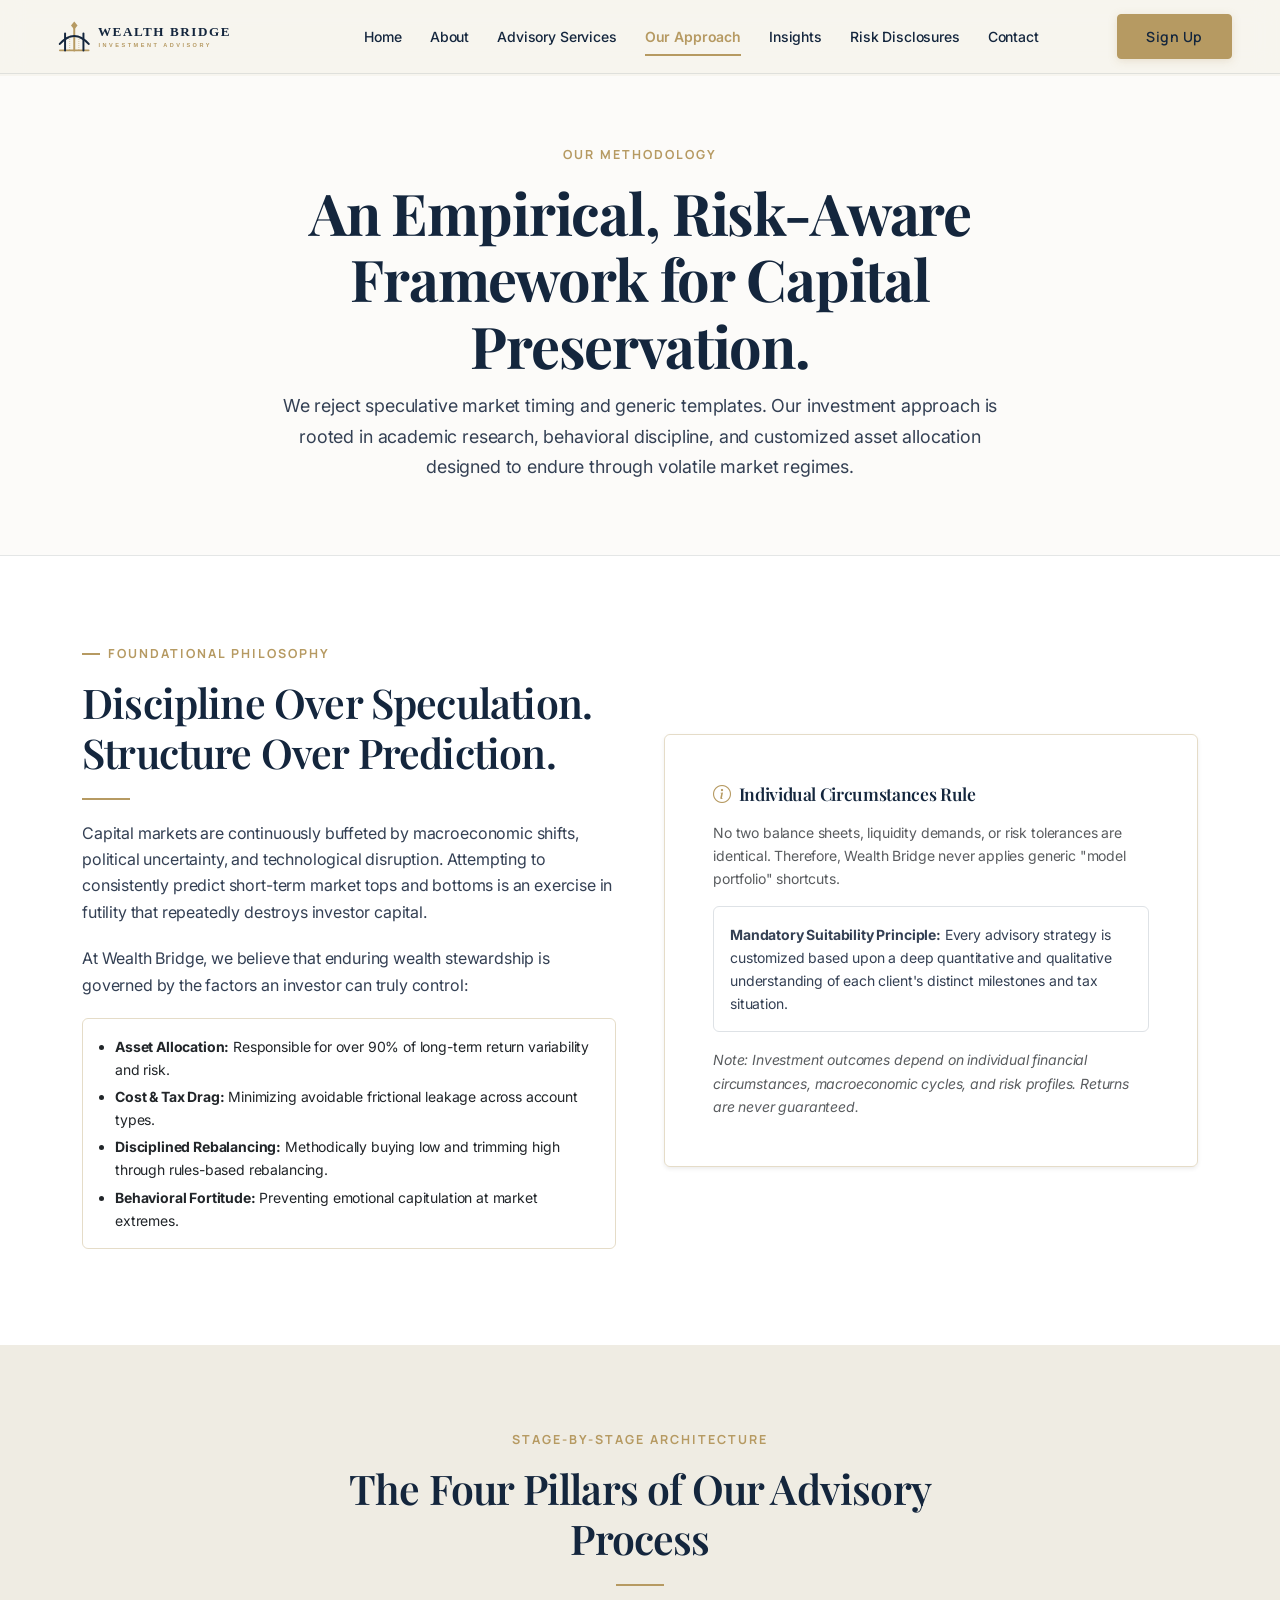
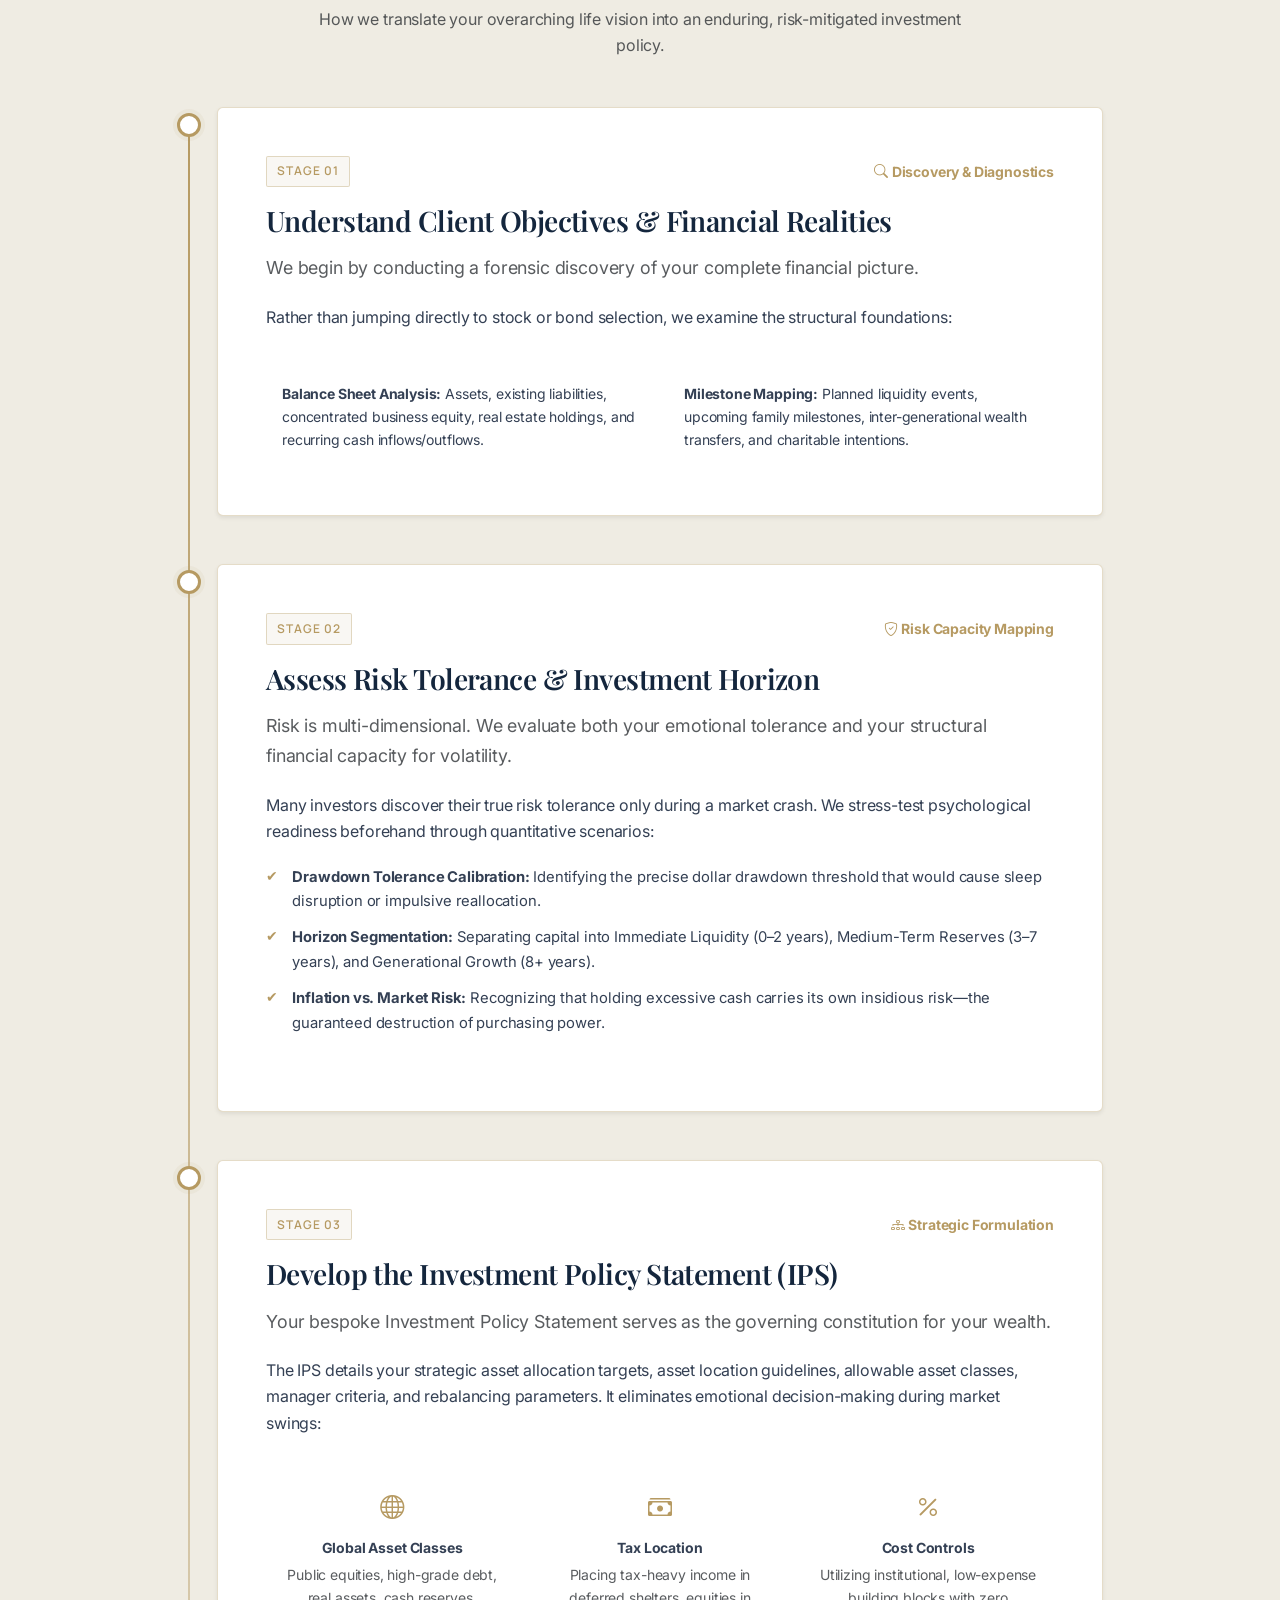
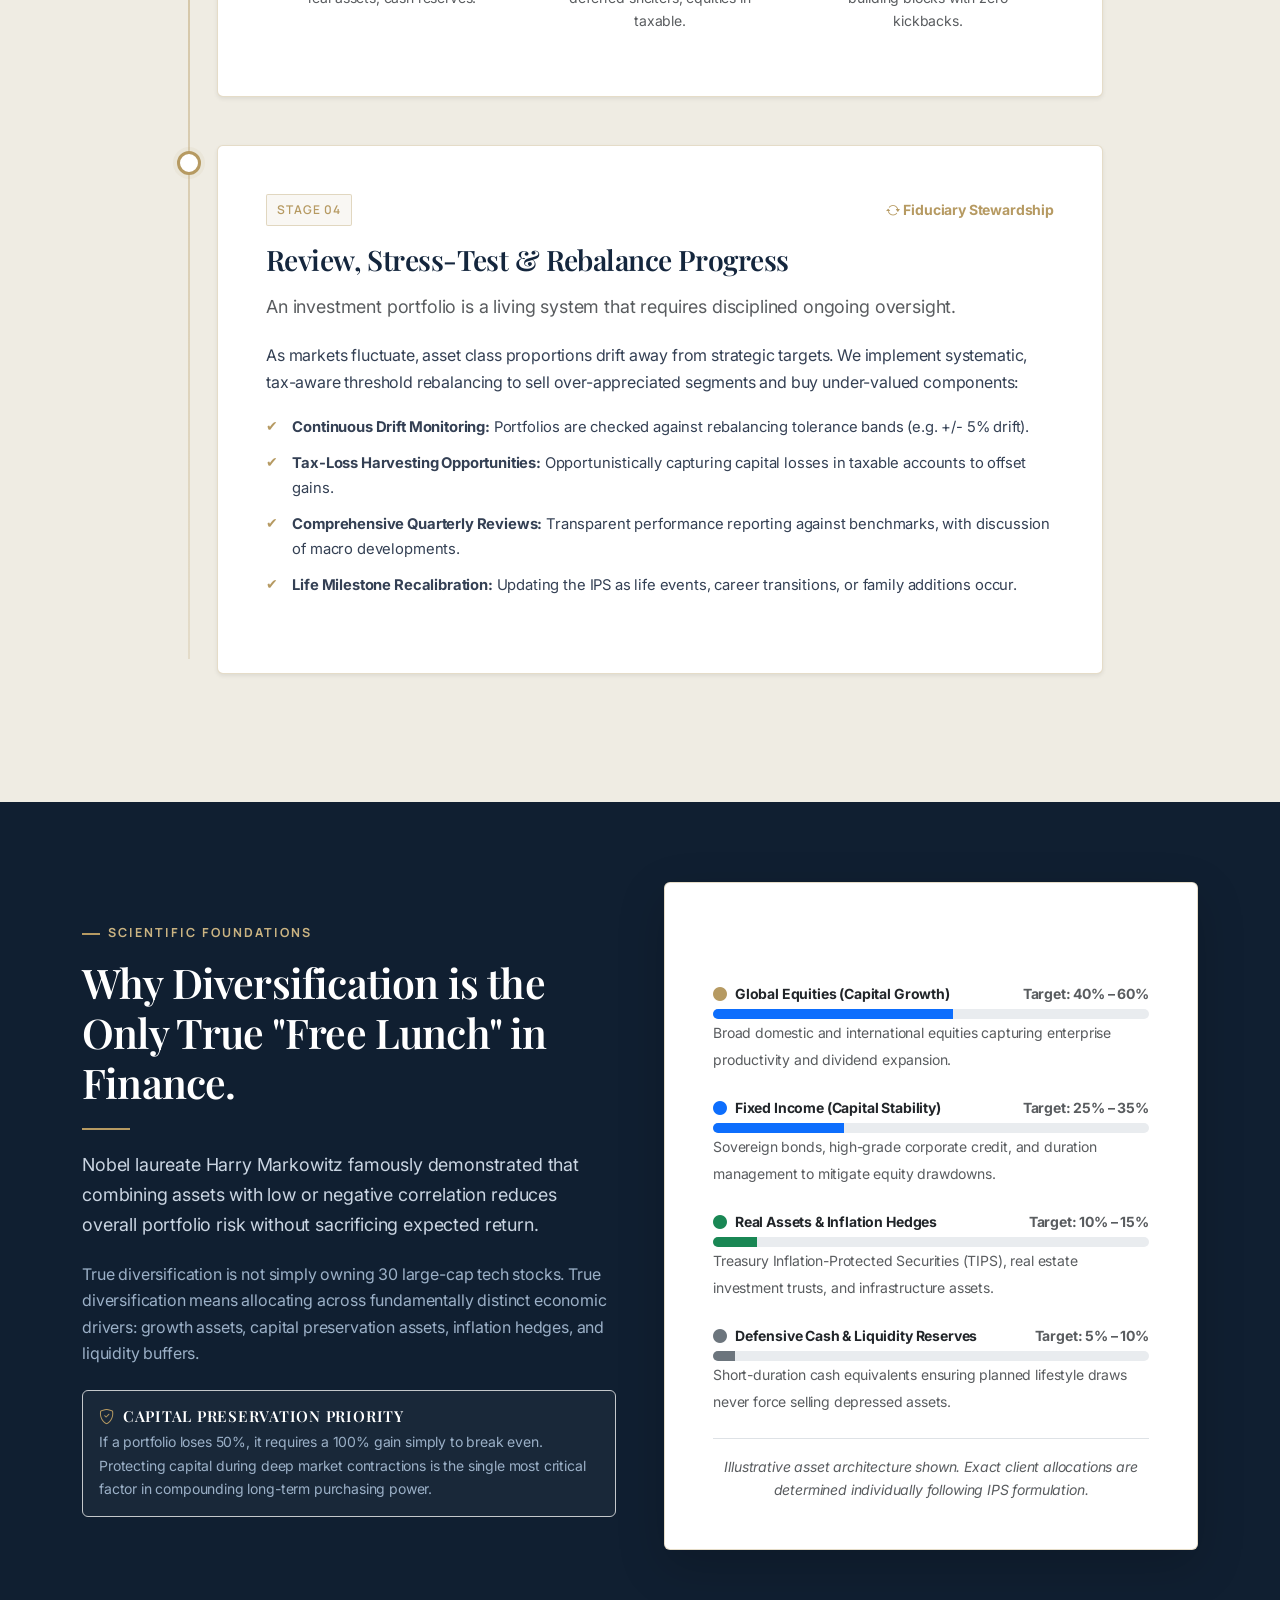
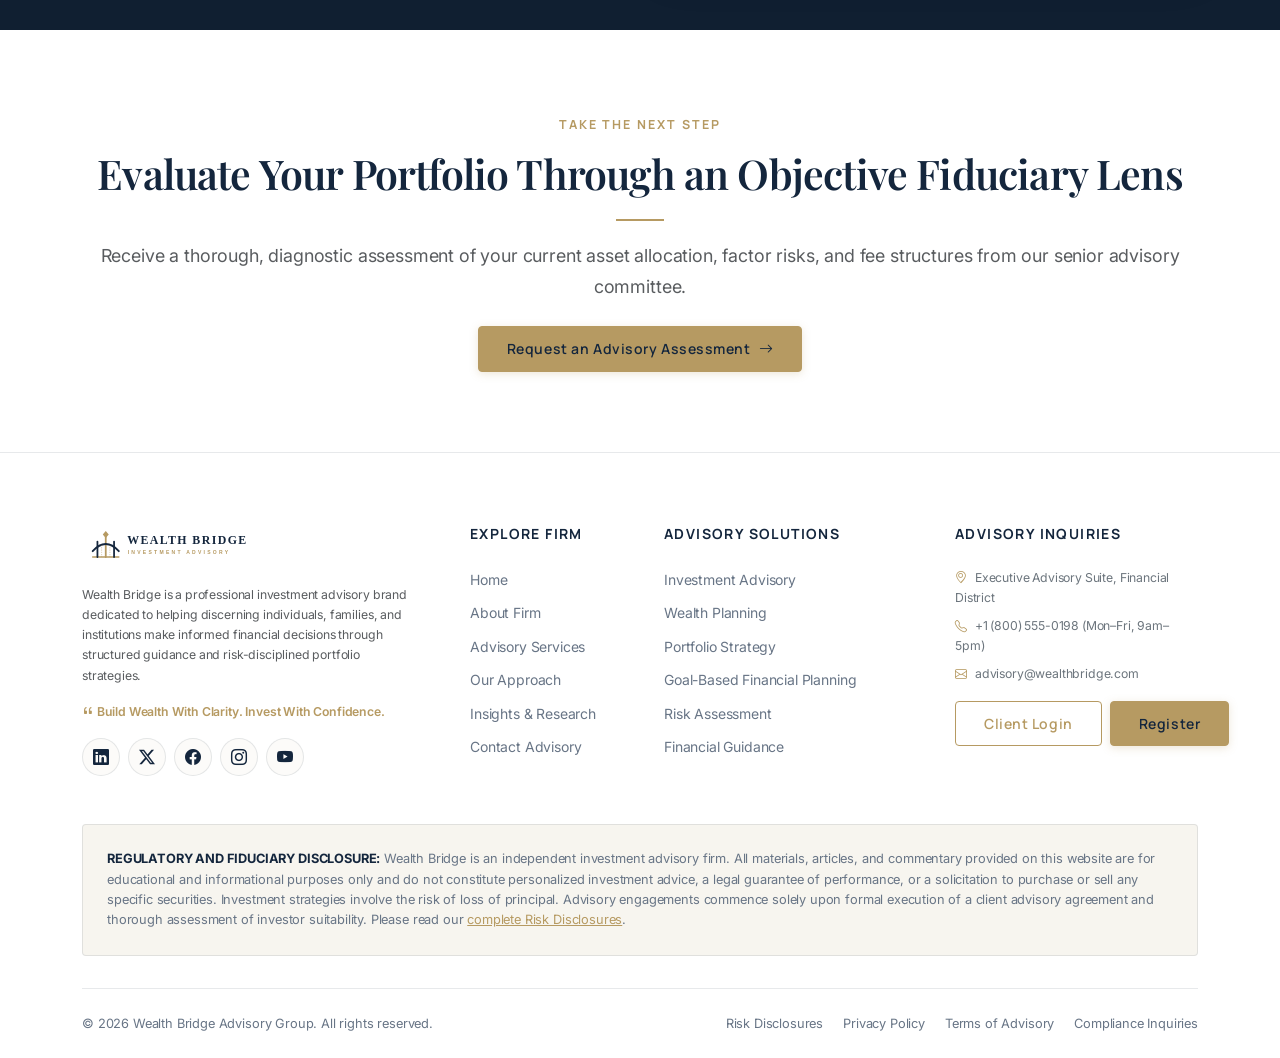
<file: investment-approach.html>
<!DOCTYPE html>
<html lang="en" data-theme="light">
<head>
  <meta charset="UTF-8">
  <meta name="viewport" content="width=device-width, initial-scale=1.0">
  <title>Our Investment Approach | Wealth Bridge — Empirical Discipline & Risk Mitigation</title>
  <meta name="description" content="Discover Wealth Bridge's four-stage investment methodology: objective discovery, risk-calibrated asset allocation, systematic stress-testing, and ongoing rebalancing.">
  <link rel="icon" type="image/svg+xml" href="assets/images/favicon.svg">

  <!-- Bootstrap 5 CSS & Bootstrap Icons CDN -->
  <link rel="stylesheet" href="https://cdn.jsdelivr.net/npm/bootstrap@5.3.3/dist/css/bootstrap.min.css">
  <link rel="stylesheet" href="https://cdn.jsdelivr.net/npm/bootstrap-icons@1.11.3/font/bootstrap-icons.min.css">

  <!-- Custom Design System -->
  <link rel="stylesheet" href="assets/css/style.css">
</head>
<body>

  <!-- =========================================================================
       MANDATORY NAVIGATION BAR
       ========================================================================= -->
  <header class="wb-navbar">
    <div class="container-fluid px-lg-5">
      <div class="d-flex align-items-center justify-content-between">
        
        <a class="navbar-brand" href="index.html" aria-label="Wealth Bridge Home">
          <img src="assets/images/logo.svg" alt="Wealth Bridge Logo" class="brand-logo-img" width="220" height="44">
        </a>

        <nav class="d-none d-xl-flex align-items-center navbar-nav flex-row">
          <a class="nav-link" href="index.html">Home</a>
          <a class="nav-link" href="about.html">About</a>
          <a class="nav-link" href="advisory-services.html">Advisory Services</a>
          <a class="nav-link active" href="investment-approach.html">Our Approach</a>
          <a class="nav-link" href="insights.html">Insights</a>
          <a class="nav-link" href="risk-disclosures.html">Risk Disclosures</a>
          <a class="nav-link" href="contact.html">Contact</a>
        </nav>

        <!-- Navbar Actions (Sign Up CTA) -->
        <div class="d-flex align-items-center gap-2 gap-md-3">
          
          <a href="signup.html" class="btn btn-gold d-none d-xl-inline-flex">
            <span>Sign Up</span>
          </a>

          <!-- Mobile Hamburger Trigger -->
          <button class="navbar-toggler d-xl-none" type="button" data-bs-toggle="offcanvas" data-bs-target="#mobileNavOffcanvas" aria-controls="mobileNavOffcanvas" aria-label="Open navigation menu">
            <i class="bi bi-list fs-3"></i>
          </button>

        </div>
      </div>
    </div>
  </header>

  <!-- Mobile Offcanvas Drawer -->
  <div class="offcanvas offcanvas-end wb-offcanvas" tabindex="-1" id="mobileNavOffcanvas" aria-labelledby="mobileNavLabel">
    <div class="offcanvas-header">
      <a href="index.html" class="d-flex align-items-center">
        <img src="assets/images/logo.svg" alt="Wealth Bridge Logo" class="brand-logo-img" style="height: 34px;">
      </a>
      <button type="button" class="btn-close" data-bs-dismiss="offcanvas" aria-label="Close menu"></button>
    </div>
    <div class="offcanvas-body d-flex flex-column p-4">
      <!-- Sign Up Button at the top: Visible without scroll on all mobile screens -->
      <div class="mb-3">
        <a href="signup.html" class="btn btn-gold w-100 text-center py-2 shadow-sm">
          <span>Sign Up</span>
          <i class="bi bi-arrow-right ms-2"></i>
        </a>
      </div>

      <nav class="nav flex-column mb-auto">
        <a class="nav-link" href="index.html">Home</a>
        <a class="nav-link" href="about.html">About</a>
        <a class="nav-link" href="advisory-services.html">Advisory Services</a>
        <a class="nav-link active" href="investment-approach.html">Our Approach</a>
        <a class="nav-link" href="insights.html">Insights</a>
        <a class="nav-link" href="risk-disclosures.html">Risk Disclosures</a>
        <a class="nav-link" href="contact.html">Contact</a>
      </nav>

      <div class="pt-3 border-top text-center mt-3">
        <p class="text-muted small mb-0">Build Wealth With Clarity. Invest With Confidence.</p>
      </div>
    </div>
  </div>

  <!-- =========================================================================
       MAIN CONTENT WRAPPER
       ========================================================================= -->
  <main class="main-wrapper">

    <!-- PAGE HERO -->
    <section class="page-hero">
      <div class="container">
        <div class="page-hero-inner text-center mx-auto">
          <span class="eyebrow eyebrow-center justify-content-center">OUR METHODOLOGY</span>
          <h1>An Empirical, Risk-Aware Framework for Capital Preservation.</h1>
          <p class="lead mx-auto">
            We reject speculative market timing and generic templates. Our investment approach is rooted in academic research, behavioral discipline, and customized asset allocation designed to endure through volatile market regimes.
          </p>
        </div>
      </div>
    </section>

    <!-- CORE PHILOSOPHY OVERVIEW -->
    <section class="section-padding section-surface">
      <div class="container">
        <div class="row align-items-center g-5">
          <div class="col-lg-6">
            <span class="eyebrow">FOUNDATIONAL PHILOSOPHY</span>
            <h2>Discipline Over Speculation. Structure Over Prediction.</h2>
            <div class="gold-divider"></div>
            <p>
              Capital markets are continuously buffeted by macroeconomic shifts, political uncertainty, and technological disruption. Attempting to consistently predict short-term market tops and bottoms is an exercise in futility that repeatedly destroys investor capital.
            </p>
            <p>
              At Wealth Bridge, we believe that enduring wealth stewardship is governed by the factors an investor can truly control:
            </p>
            <div class="p-3 bg-alt rounded border border-gold mb-3">
              <ul class="mb-0 ps-3 small text-body">
                <li class="mb-1"><strong>Asset Allocation:</strong> Responsible for over 90% of long-term return variability and risk.</li>
                <li class="mb-1"><strong>Cost & Tax Drag:</strong> Minimizing avoidable frictional leakage across account types.</li>
                <li class="mb-1"><strong>Disciplined Rebalancing:</strong> Methodically buying low and trimming high through rules-based rebalancing.</li>
                <li><strong>Behavioral Fortitude:</strong> Preventing emotional capitulation at market extremes.</li>
              </ul>
            </div>
          </div>
          <div class="col-lg-6">
            <div class="p-4 p-lg-5 rounded bg-alt border border-gold shadow-sm">
              <h4 class="h5 text-heading mb-3"><i class="bi bi-info-circle text-gold me-2"></i>Individual Circumstances Rule</h4>
              <p class="small text-muted mb-3">
                No two balance sheets, liquidity demands, or risk tolerances are identical. Therefore, Wealth Bridge never applies generic "model portfolio" shortcuts.
              </p>
              <div class="p-3 bg-surface rounded border mb-3 small">
                <strong>Mandatory Suitability Principle:</strong> Every advisory strategy is customized based upon a deep quantitative and qualitative understanding of each client's distinct milestones and tax situation.
              </div>
              <p class="small text-muted mb-0">
                <em>Note: Investment outcomes depend on individual financial circumstances, macroeconomic cycles, and risk profiles. Returns are never guaranteed.</em>
              </p>
            </div>
          </div>
        </div>
      </div>
    </section>

    <!-- STEP-BY-STEP ADVISORY TIMELINE (THE 4-STAGE METHODOLOGY) -->
    <section class="section-padding section-alt">
      <div class="container">
        <div class="section-header text-center">
          <span class="eyebrow eyebrow-center">STAGE-BY-STAGE ARCHITECTURE</span>
          <h2>The Four Pillars of Our Advisory Process</h2>
          <div class="gold-divider center"></div>
          <p class="text-muted">
            How we translate your overarching life vision into an enduring, risk-mitigated investment policy.
          </p>
        </div>

        <div class="row justify-content-center">
          <div class="col-lg-10">
            <div class="timeline-framework">
              
              <!-- Stage 1 -->
              <div class="timeline-node">
                <div class="p-4 p-md-5 rounded bg-surface border border-gold shadow-sm">
                  <div class="d-flex align-items-center justify-content-between mb-3">
                    <span class="badge-editorial">Stage 01</span>
                    <span class="small text-gold fw-bold"><i class="bi bi-search me-1"></i>Discovery & Diagnostics</span>
                  </div>
                  <h3>Understand Client Objectives & Financial Realities</h3>
                  <p class="lead text-muted">
                    We begin by conducting a forensic discovery of your complete financial picture.
                  </p>
                  <p>
                    Rather than jumping directly to stock or bond selection, we examine the structural foundations:
                  </p>
                  <div class="row g-3 mt-1">
                    <div class="col-md-6">
                      <div class="p-3 rounded bg-alt small">
                        <strong>Balance Sheet Analysis:</strong> Assets, existing liabilities, concentrated business equity, real estate holdings, and recurring cash inflows/outflows.
                      </div>
                    </div>
                    <div class="col-md-6">
                      <div class="p-3 rounded bg-alt small">
                        <strong>Milestone Mapping:</strong> Planned liquidity events, upcoming family milestones, inter-generational wealth transfers, and charitable intentions.
                      </div>
                    </div>
                  </div>
                </div>
              </div>

              <!-- Stage 2 -->
              <div class="timeline-node">
                <div class="p-4 p-md-5 rounded bg-surface border border-gold shadow-sm">
                  <div class="d-flex align-items-center justify-content-between mb-3">
                    <span class="badge-editorial">Stage 02</span>
                    <span class="small text-gold fw-bold"><i class="bi bi-shield-check me-1"></i>Risk Capacity Mapping</span>
                  </div>
                  <h3>Assess Risk Tolerance & Investment Horizon</h3>
                  <p class="lead text-muted">
                    Risk is multi-dimensional. We evaluate both your emotional tolerance and your structural financial capacity for volatility.
                  </p>
                  <p>
                    Many investors discover their true risk tolerance only during a market crash. We stress-test psychological readiness beforehand through quantitative scenarios:
                  </p>
                  <ul class="service-feature-list">
                    <li><strong>Drawdown Tolerance Calibration:</strong> Identifying the precise dollar drawdown threshold that would cause sleep disruption or impulsive reallocation.</li>
                    <li><strong>Horizon Segmentation:</strong> Separating capital into Immediate Liquidity (0–2 years), Medium-Term Reserves (3–7 years), and Generational Growth (8+ years).</li>
                    <li><strong>Inflation vs. Market Risk:</strong> Recognizing that holding excessive cash carries its own insidious risk—the guaranteed destruction of purchasing power.</li>
                  </ul>
                </div>
              </div>

              <!-- Stage 3 -->
              <div class="timeline-node">
                <div class="p-4 p-md-5 rounded bg-surface border border-gold shadow-sm">
                  <div class="d-flex align-items-center justify-content-between mb-3">
                    <span class="badge-editorial">Stage 03</span>
                    <span class="small text-gold fw-bold"><i class="bi bi-diagram-3 me-1"></i>Strategic Formulation</span>
                  </div>
                  <h3>Develop the Investment Policy Statement (IPS)</h3>
                  <p class="lead text-muted">
                    Your bespoke Investment Policy Statement serves as the governing constitution for your wealth.
                  </p>
                  <p>
                    The IPS details your strategic asset allocation targets, asset location guidelines, allowable asset classes, manager criteria, and rebalancing parameters. It eliminates emotional decision-making during market swings:
                  </p>
                  <div class="row g-3 mt-1 justify-content-center">
                    <div class="col-md-4">
                      <div class="p-3 rounded bg-alt text-center small h-100">
                        <i class="bi bi-globe text-gold fs-4 d-block mb-2"></i>
                        <strong>Global Asset Classes</strong>
                        <p class="text-muted mt-1 mb-0">Public equities, high-grade debt, real assets, cash reserves.</p>
                      </div>
                    </div>
                    <div class="col-md-4">
                      <div class="p-3 rounded bg-alt text-center small h-100">
                        <i class="bi bi-cash-stack text-gold fs-4 d-block mb-2"></i>
                        <strong>Tax Location</strong>
                        <p class="text-muted mt-1 mb-0">Placing tax-heavy income in deferred shelters, equities in taxable.</p>
                      </div>
                    </div>
                    <div class="col-md-4">
                      <div class="p-3 rounded bg-alt text-center small h-100">
                        <i class="bi bi-percent text-gold fs-4 d-block mb-2"></i>
                        <strong>Cost Controls</strong>
                        <p class="text-muted mt-1 mb-0">Utilizing institutional, low-expense building blocks with zero kickbacks.</p>
                      </div>
                    </div>
                  </div>
                </div>
              </div>

              <!-- Stage 4 -->
              <div class="timeline-node">
                <div class="p-4 p-md-5 rounded bg-surface border border-gold shadow-sm">
                  <div class="d-flex align-items-center justify-content-between mb-3">
                    <span class="badge-editorial">Stage 04</span>
                    <span class="small text-gold fw-bold"><i class="bi bi-arrow-repeat me-1"></i>Fiduciary Stewardship</span>
                  </div>
                  <h3>Review, Stress-Test & Rebalance Progress</h3>
                  <p class="lead text-muted">
                    An investment portfolio is a living system that requires disciplined ongoing oversight.
                  </p>
                  <p>
                    As markets fluctuate, asset class proportions drift away from strategic targets. We implement systematic, tax-aware threshold rebalancing to sell over-appreciated segments and buy under-valued components:
                  </p>
                  <ul class="service-feature-list">
                    <li><strong>Continuous Drift Monitoring:</strong> Portfolios are checked against rebalancing tolerance bands (e.g. +/- 5% drift).</li>
                    <li><strong>Tax-Loss Harvesting Opportunities:</strong> Opportunistically capturing capital losses in taxable accounts to offset gains.</li>
                    <li><strong>Comprehensive Quarterly Reviews:</strong> Transparent performance reporting against benchmarks, with discussion of macro developments.</li>
                    <li><strong>Life Milestone Recalibration:</strong> Updating the IPS as life events, career transitions, or family additions occur.</li>
                  </ul>
                </div>
              </div>

            </div>
          </div>
        </div>

      </div>
    </section>

    <!-- ASSET ALLOCATION & DIVERSIFICATION PRINCIPLES -->
    <section class="section-padding section-navy">
      <div class="container">
        <div class="row align-items-center g-5">
          <div class="col-lg-6">
            <span class="eyebrow" style="color: #CBB482;">SCIENTIFIC FOUNDATIONS</span>
            <h2 class="text-white mb-3">Why Diversification is the Only True "Free Lunch" in Finance.</h2>
            <div class="gold-divider"></div>
            <p class="lead" style="color: #CAD5E2;">
              Nobel laureate Harry Markowitz famously demonstrated that combining assets with low or negative correlation reduces overall portfolio risk without sacrificing expected return.
            </p>
            <p style="color: #9BB0C7;">
              True diversification is not simply owning 30 large-cap tech stocks. True diversification means allocating across fundamentally distinct economic drivers: growth assets, capital preservation assets, inflation hedges, and liquidity buffers.
            </p>
            <div class="p-3 rounded border border-secondary-subtle mt-4" style="background-color: rgba(255, 255, 255, 0.04);">
              <h5 class="text-white h6 mb-1"><i class="bi bi-shield-check text-gold me-2"></i>Capital Preservation Priority</h5>
              <p class="small mb-0" style="color: #9BB0C7;">
                If a portfolio loses 50%, it requires a 100% gain simply to break even. Protecting capital during deep market contractions is the single most critical factor in compounding long-term purchasing power.
              </p>
            </div>
          </div>
          
          <div class="col-lg-6">
            <div class="p-4 p-lg-5 rounded bg-surface text-body border border-gold shadow-lg">
              <h3 class="h4 text-heading mb-4 text-center">Portfolio Architecture Breakdown</h3>
              
              <div class="mb-4">
                <div class="d-flex justify-content-between mb-1 small fw-bold">
                  <span class="text-heading"><i class="bi bi-circle-fill text-gold me-2"></i>Global Equities (Capital Growth)</span>
                  <span class="text-muted">Target: 40% – 60%</span>
                </div>
                <div class="progress" style="height: 10px;">
                  <div class="progress-bar bg-gold" role="progressbar" style="width: 55%;" aria-valuenow="55" aria-valuemin="0" aria-valuemax="100"></div>
                </div>
                <small class="text-muted">Broad domestic and international equities capturing enterprise productivity and dividend expansion.</small>
              </div>

              <div class="mb-4">
                <div class="d-flex justify-content-between mb-1 small fw-bold">
                  <span class="text-heading"><i class="bi bi-circle-fill text-primary me-2"></i>Fixed Income (Capital Stability)</span>
                  <span class="text-muted">Target: 25% – 35%</span>
                </div>
                <div class="progress" style="height: 10px;">
                  <div class="progress-bar bg-primary" role="progressbar" style="width: 30%;" aria-valuenow="30" aria-valuemin="0" aria-valuemax="100"></div>
                </div>
                <small class="text-muted">Sovereign bonds, high-grade corporate credit, and duration management to mitigate equity drawdowns.</small>
              </div>

              <div class="mb-4">
                <div class="d-flex justify-content-between mb-1 small fw-bold">
                  <span class="text-heading"><i class="bi bi-circle-fill text-success me-2"></i>Real Assets & Inflation Hedges</span>
                  <span class="text-muted">Target: 10% – 15%</span>
                </div>
                <div class="progress" style="height: 10px;">
                  <div class="progress-bar bg-success" role="progressbar" style="width: 10%;" aria-valuenow="10" aria-valuemin="0" aria-valuemax="100"></div>
                </div>
                <small class="text-muted">Treasury Inflation-Protected Securities (TIPS), real estate investment trusts, and infrastructure assets.</small>
              </div>

              <div>
                <div class="d-flex justify-content-between mb-1 small fw-bold">
                  <span class="text-heading"><i class="bi bi-circle-fill text-secondary me-2"></i>Defensive Cash & Liquidity Reserves</span>
                  <span class="text-muted">Target: 5% – 10%</span>
                </div>
                <div class="progress" style="height: 10px;">
                  <div class="progress-bar bg-secondary" role="progressbar" style="width: 5%;" aria-valuenow="5" aria-valuemin="0" aria-valuemax="100"></div>
                </div>
                <small class="text-muted">Short-duration cash equivalents ensuring planned lifestyle draws never force selling depressed assets.</small>
              </div>

              <div class="mt-4 pt-3 border-top small text-muted text-center">
                <em>Illustrative asset architecture shown. Exact client allocations are determined individually following IPS formulation.</em>
              </div>
            </div>
          </div>
        </div>
      </div>
    </section>

    <!-- FINAL CTA -->
    <section class="section-padding section-surface text-center">
      <div class="container">
        <div class="max-w-700 mx-auto">
          <span class="eyebrow eyebrow-center">TAKE THE NEXT STEP</span>
          <h2 class="mb-3">Evaluate Your Portfolio Through an Objective Fiduciary Lens</h2>
          <div class="gold-divider center"></div>
          <p class="lead text-muted mb-4">
            Receive a thorough, diagnostic assessment of your current asset allocation, factor risks, and fee structures from our senior advisory committee.
          </p>
          <a href="contact.html" class="btn btn-gold btn-lg">
            <span>Request an Advisory Assessment</span>
            <i class="bi bi-arrow-right"></i>
          </a>
        </div>
      </div>
    </section>

  </main>

  <!-- =========================================================================
       MASTER INSTITUTIONAL FOOTER
       ========================================================================= -->
  <footer class="wb-footer">
    <div class="container">
      <div class="row g-5">
        
        <div class="col-lg-4">
          <a href="index.html" class="d-inline-block mb-3">
            <img src="assets/images/logo.svg" alt="Wealth Bridge Logo" class="brand-logo-img" style="height: 38px;">
          </a>
          <p class="small text-muted mb-3">
            Wealth Bridge is a professional investment advisory brand dedicated to helping discerning individuals, families, and institutions make informed financial decisions through structured guidance and risk-disciplined portfolio strategies.
          </p>
          <div class="text-gold small fw-semibold mb-3">
            <i class="bi bi-quote"></i> Build Wealth With Clarity. Invest With Confidence.
          </div>
          <!-- Social Icons in Footer with Hover -->
          <div class="footer-social-links d-flex align-items-center gap-2">
            <a href="#" class="social-icon-btn" aria-label="LinkedIn" title="LinkedIn"><i class="bi bi-linkedin"></i></a>
            <a href="#" class="social-icon-btn" aria-label="X (formerly Twitter)" title="X (Twitter)"><i class="bi bi-twitter-x"></i></a>
            <a href="#" class="social-icon-btn" aria-label="Facebook" title="Facebook"><i class="bi bi-facebook"></i></a>
            <a href="#" class="social-icon-btn" aria-label="Instagram" title="Instagram"><i class="bi bi-instagram"></i></a>
            <a href="#" class="social-icon-btn" aria-label="YouTube" title="YouTube"><i class="bi bi-youtube"></i></a>
          </div>
        </div>

        <div class="col-6 col-md-3 col-lg-2">
          <h4>Explore Firm</h4>
          <ul class="wb-footer-links">
            <li><a href="index.html">Home</a></li>
            <li><a href="about.html">About Firm</a></li>
            <li><a href="advisory-services.html">Advisory Services</a></li>
            <li><a href="investment-approach.html">Our Approach</a></li>
            <li><a href="insights.html">Insights & Research</a></li>
            <li><a href="contact.html">Contact Advisory</a></li>
          </ul>
        </div>

        <div class="col-6 col-md-3 col-lg-3">
          <h4>Advisory Solutions</h4>
          <ul class="wb-footer-links">
            <li><a href="advisory-services.html#service-investment-advisory">Investment Advisory</a></li>
            <li><a href="advisory-services.html#service-wealth-planning">Wealth Planning</a></li>
            <li><a href="advisory-services.html#service-portfolio-strategy">Portfolio Strategy</a></li>
            <li><a href="advisory-services.html#service-goal-planning">Goal-Based Financial Planning</a></li>
            <li><a href="advisory-services.html#service-risk-assessment">Risk Assessment</a></li>
            <li><a href="advisory-services.html#service-financial-guidance">Financial Guidance</a></li>
          </ul>
        </div>

        <div class="col-md-6 col-lg-3">
          <h4>Advisory Inquiries</h4>
          <p class="small text-secondary mb-2">
            <i class="bi bi-geo-alt text-gold me-2"></i>Executive Advisory Suite, Financial District
          </p>
          <p class="small text-secondary mb-2">
            <i class="bi bi-telephone text-gold me-2"></i>+1 (800) 555-0198 (Mon–Fri, 9am–5pm)
          </p>
          <p class="small text-secondary mb-3">
            <i class="bi bi-envelope text-gold me-2"></i>advisory@wealthbridge.com
          </p>
          <div class="d-flex gap-2">
            <a href="login.html" class="btn btn-outline-gold btn-sm">Client Login</a>
            <a href="signup.html" class="btn btn-gold btn-sm">Register</a>
          </div>
        </div>

      </div>

      <div class="footer-disclaimer-box">
        <strong>REGULATORY AND FIDUCIARY DISCLOSURE:</strong> Wealth Bridge is an independent investment advisory firm. All materials, articles, and commentary provided on this website are for educational and informational purposes only and do not constitute personalized investment advice, a legal guarantee of performance, or a solicitation to purchase or sell any specific securities. Investment strategies involve the risk of loss of principal. Advisory engagements commence solely upon formal execution of a client advisory agreement and thorough assessment of investor suitability. Please read our <a href="risk-disclosures.html" class="text-gold text-decoration-underline">complete Risk Disclosures</a>.
      </div>

      <div class="footer-bottom">
        <div class="d-flex flex-column flex-md-row justify-content-between align-items-center gap-3">
          <div>
            &copy; 2026 Wealth Bridge Advisory Group. All rights reserved.
          </div>
          <div class="footer-bottom-links">
            <a href="risk-disclosures.html">Risk Disclosures</a>
            <a href="risk-disclosures.html#privacy">Privacy Policy</a>
            <a href="risk-disclosures.html#terms">Terms of Advisory</a>
            <a href="contact.html">Compliance Inquiries</a>
          </div>
        </div>
      </div>

    </div>
  </footer>

  <!-- Bootstrap 5 JS Bundle CDN -->
  <script src="https://cdn.jsdelivr.net/npm/bootstrap@5.3.3/dist/js/bootstrap.bundle.min.js"></script>
  <!-- Main Script -->
  <script src="assets/js/main.js"></script>
</body>
</html>
</file>
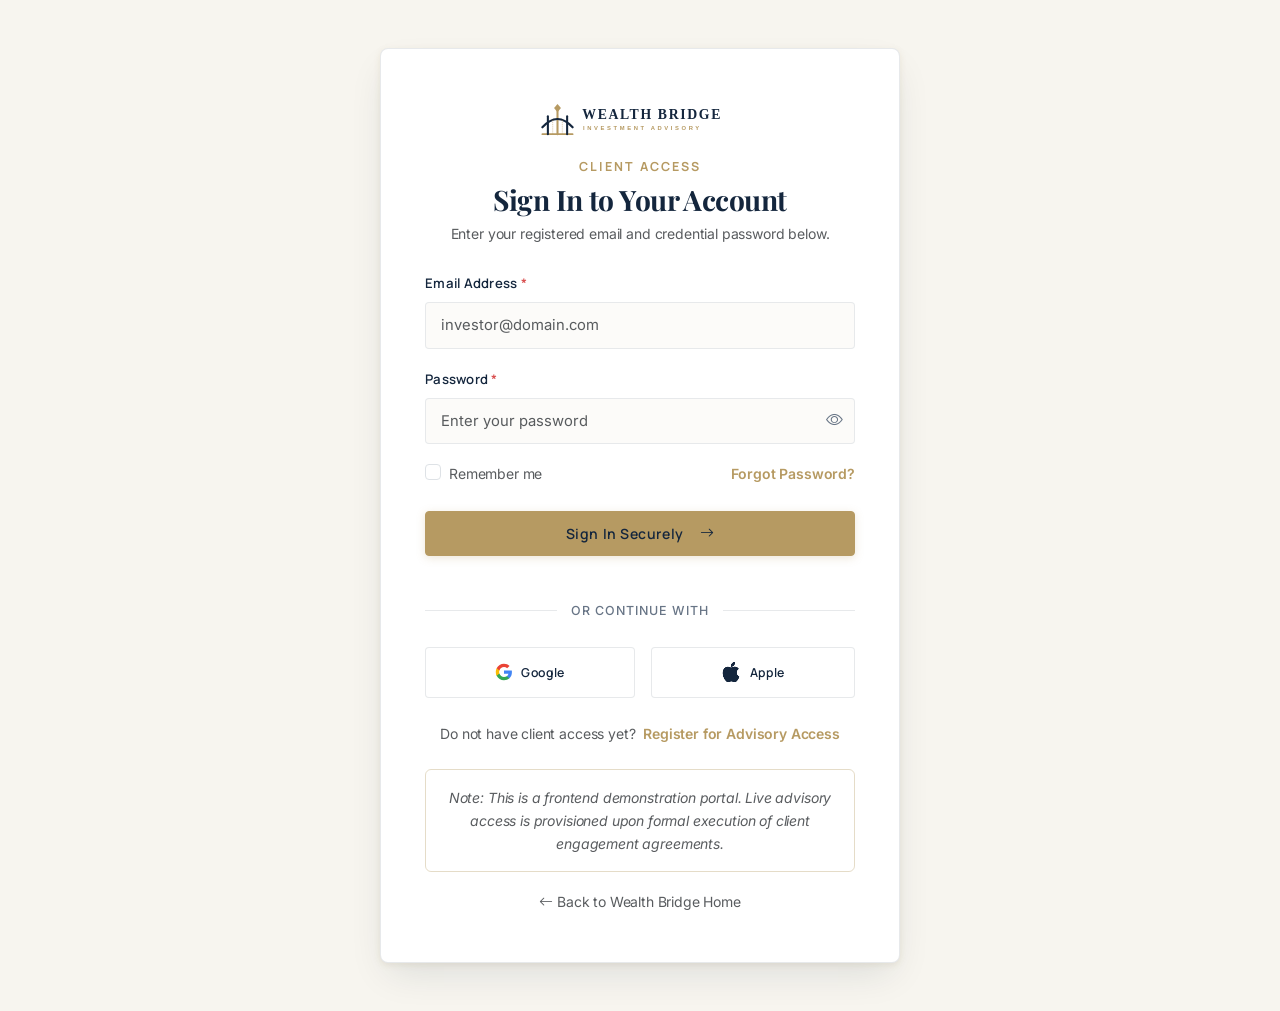
<file: login.html>
<!DOCTYPE html>
<html lang="en" data-theme="light">

<head>
  <meta charset="UTF-8">
  <meta name="viewport" content="width=device-width, initial-scale=1.0">
  <title>Client Portal Login | Wealth Bridge — Secure Fiduciary Access</title>
  <meta name="description"
    content="Access the Wealth Bridge private client portal for quarterly performance reporting, custodial document vaults, and advisory communication.">
  <link rel="icon" type="image/svg+xml" href="assets/images/favicon.svg">

  <!-- Bootstrap 5 CSS & Bootstrap Icons CDN -->
  <link rel="stylesheet" href="https://cdn.jsdelivr.net/npm/bootstrap@5.3.3/dist/css/bootstrap.min.css">
  <link rel="stylesheet" href="https://cdn.jsdelivr.net/npm/bootstrap-icons@1.11.3/font/bootstrap-icons.min.css">

  <!-- Custom Design System -->
  <link rel="stylesheet" href="assets/css/style.css">
</head>

<body>

  <!-- AUTH MAIN WRAPPER (NO NAVBAR / FOOTER) -->
  <main class="auth-wrapper">
    <div class="container">
      <div class="auth-card">

        <!-- Top Center Brand Name & Logo inside Box -->
        <div class="auth-brand-header text-center mb-4">
          <a href="index.html" class="d-inline-flex flex-column align-items-center text-decoration-none mb-3 mx-auto" aria-label="Wealth Bridge Home">
            <img src="assets/images/logo.svg" alt="Wealth Bridge Logo" class="brand-logo-img mx-auto d-block" width="220" height="44" style="height: 44px; width: auto; max-width: 100%;">
          </a>
          <div class="eyebrow eyebrow-center justify-content-center text-center mx-auto mb-1">CLIENT ACCESS</div>
          <h1 class="h3 text-heading fw-bold mb-1 text-center">Sign In to Your Account</h1>
          <p class="small text-muted mb-0 text-center mx-auto" style="max-width: 380px;">Enter your registered email and credential password below.</p>
        </div>

        <form id="loginForm" novalidate>
          <div class="mb-3">
            <label for="loginEmail" class="form-label">Email Address <span class="required">*</span></label>
            <input type="email" class="form-control" id="loginEmail" placeholder="investor@domain.com" required>
          </div>

          <div class="mb-3">
            <label for="loginPassword" class="form-label">Password <span class="required">*</span></label>
            <div class="password-input-group">
              <input type="password" class="form-control pe-5" id="loginPassword" placeholder="Enter your password"
                required>
              <button type="button" class="password-toggle-btn" data-target="loginPassword"
                aria-label="Toggle password visibility">
                <i class="bi bi-eye"></i>
              </button>
            </div>
          </div>

          <!-- Remember Me and Forgot Password on Same Line -->
          <div class="d-flex justify-content-between align-items-center mb-4">
            <div class="form-check mb-0">
              <input type="checkbox" class="form-check-input" id="rememberMe">
              <label class="form-check-label small text-muted" for="rememberMe">Remember me</label>
            </div>
            <a href="#" class="small text-gold fw-semibold text-decoration-none" data-bs-toggle="modal"
              data-bs-target="#forgotPasswordModal">Forgot Password?</a>
          </div>

          <button type="submit" class="btn btn-gold btn-lg w-100 mb-3">
            <span>Sign In Securely</span>
            <i class="bi bi-arrow-right ms-2"></i>
          </button>

          <!-- Social Divider -->
          <div class="auth-divider">
            <span>Or continue with</span>
          </div>

          <!-- Google and Apple Social Icons / Buttons in Bottom -->
          <div class="d-flex gap-3 justify-content-center mb-4">
            <button type="button" class="btn btn-social-auth flex-fill d-flex align-items-center justify-content-center gap-2"
              onclick="showToast('Google Sign In', 'Redirecting to secure Google authentication desk...')"
              aria-label="Sign in with Google">
              <svg width="18" height="18" viewBox="0 0 24 24">
                <path fill="#4285F4"
                  d="M22.56 12.25c0-.78-.07-1.53-.2-2.25H12v4.26h5.92c-.26 1.37-1.04 2.53-2.21 3.31v2.77h3.57c2.08-1.92 3.28-4.74 3.28-8.09z" />
                <path fill="#34A853"
                  d="M12 23c2.97 0 5.46-.98 7.28-2.66l-3.57-2.77c-.98.66-2.23 1.06-3.71 1.06-2.86 0-5.29-1.93-6.16-4.53H2.18v2.84C3.99 20.53 7.7 23 12 23z" />
                <path fill="#FBBC05"
                  d="M5.84 14.09c-.22-.66-.35-1.36-.35-2.09s.13-1.43.35-2.09V7.06H2.18C1.43 8.55 1 10.22 1 12s.43 3.45 1.18 4.94l2.85-2.22.81-.63z" />
                <path fill="#EA4335"
                  d="M12 5.38c1.62 0 3.06.56 4.21 1.64l3.15-3.15C17.45 2.09 14.97 1 12 1 7.7 1 3.99 3.47 2.18 7.06l3.66 2.84c.87-2.6 3.3-4.52 6.16-4.52z" />
              </svg>
              <span class="small fw-semibold">Google</span>
            </button>
            <button type="button" class="btn btn-social-auth flex-fill d-flex align-items-center justify-content-center gap-2"
              onclick="showToast('Apple Sign In', 'Redirecting to Apple ID authorization...')"
              aria-label="Sign in with Apple">
              <i class="bi bi-apple fs-5"></i>
              <span class="small fw-semibold">Apple</span>
            </button>
          </div>

          <div class="text-center small text-muted">
            Do not have client access yet?
            <a href="signup.html" class="text-gold fw-semibold text-decoration-none ms-1">Register for Advisory Access</a>
          </div>

          <div class="mt-4 p-3 rounded bg-alt border border-gold small text-muted text-center">
            <em>Note: This is a frontend demonstration portal. Live advisory access is provisioned upon formal
              execution of client engagement agreements.</em>
          </div>

          <div class="text-center mt-3">
            <a href="index.html" class="small text-muted text-decoration-none">
              <i class="bi bi-arrow-left me-1"></i>Back to Wealth Bridge Home
            </a>
          </div>
        </form>

      </div>
    </div>
  </main>

  <!-- FORGOT PASSWORD DEMO MODAL -->
  <div class="modal fade" id="forgotPasswordModal" tabindex="-1" aria-labelledby="forgotPasswordTitle"
    aria-hidden="true">
    <div class="modal-dialog modal-dialog-centered">
      <div class="modal-content">
        <div class="modal-header">
          <h4 class="modal-title h5" id="forgotPasswordTitle"><i class="bi bi-key text-gold me-2"></i>Reset Credential
            Access</h4>
          <button type="button" class="btn-close" data-bs-dismiss="modal" aria-label="Close"></button>
        </div>
        <div class="modal-body">
          <p class="text-muted small">Enter the registered email associated with your Wealth Bridge advisory mandate.
            Our security desk will issue an encrypted reset verification link.</p>
          <div class="mb-3">
            <label for="resetEmail" class="form-label">Registered Client Email</label>
            <input type="email" class="form-control" id="resetEmail" placeholder="investor@domain.com">
          </div>
          <div class="p-2 bg-alt rounded small text-muted">
            For immediate assistance, contact your dedicated advisory desk at <strong>+1 (800) 555-0198</strong>.
          </div>
        </div>
        <div class="modal-footer">
          <button type="button" class="btn btn-outline-gold" data-bs-dismiss="modal">Cancel</button>
          <button type="button" class="btn btn-gold" data-bs-dismiss="modal"
            onclick="showToast('Password Reset Dispatched', 'If this email is registered, secure instructions have been sent.')">Send
            Reset Instructions</button>
        </div>
      </div>
    </div>
  </div>

  <!-- Bootstrap 5 JS Bundle CDN -->
  <script src="https://cdn.jsdelivr.net/npm/bootstrap@5.3.3/dist/js/bootstrap.bundle.min.js"></script>
  <!-- Main Script -->
  <script src="assets/js/main.js"></script>
</body>

</html>
</file>
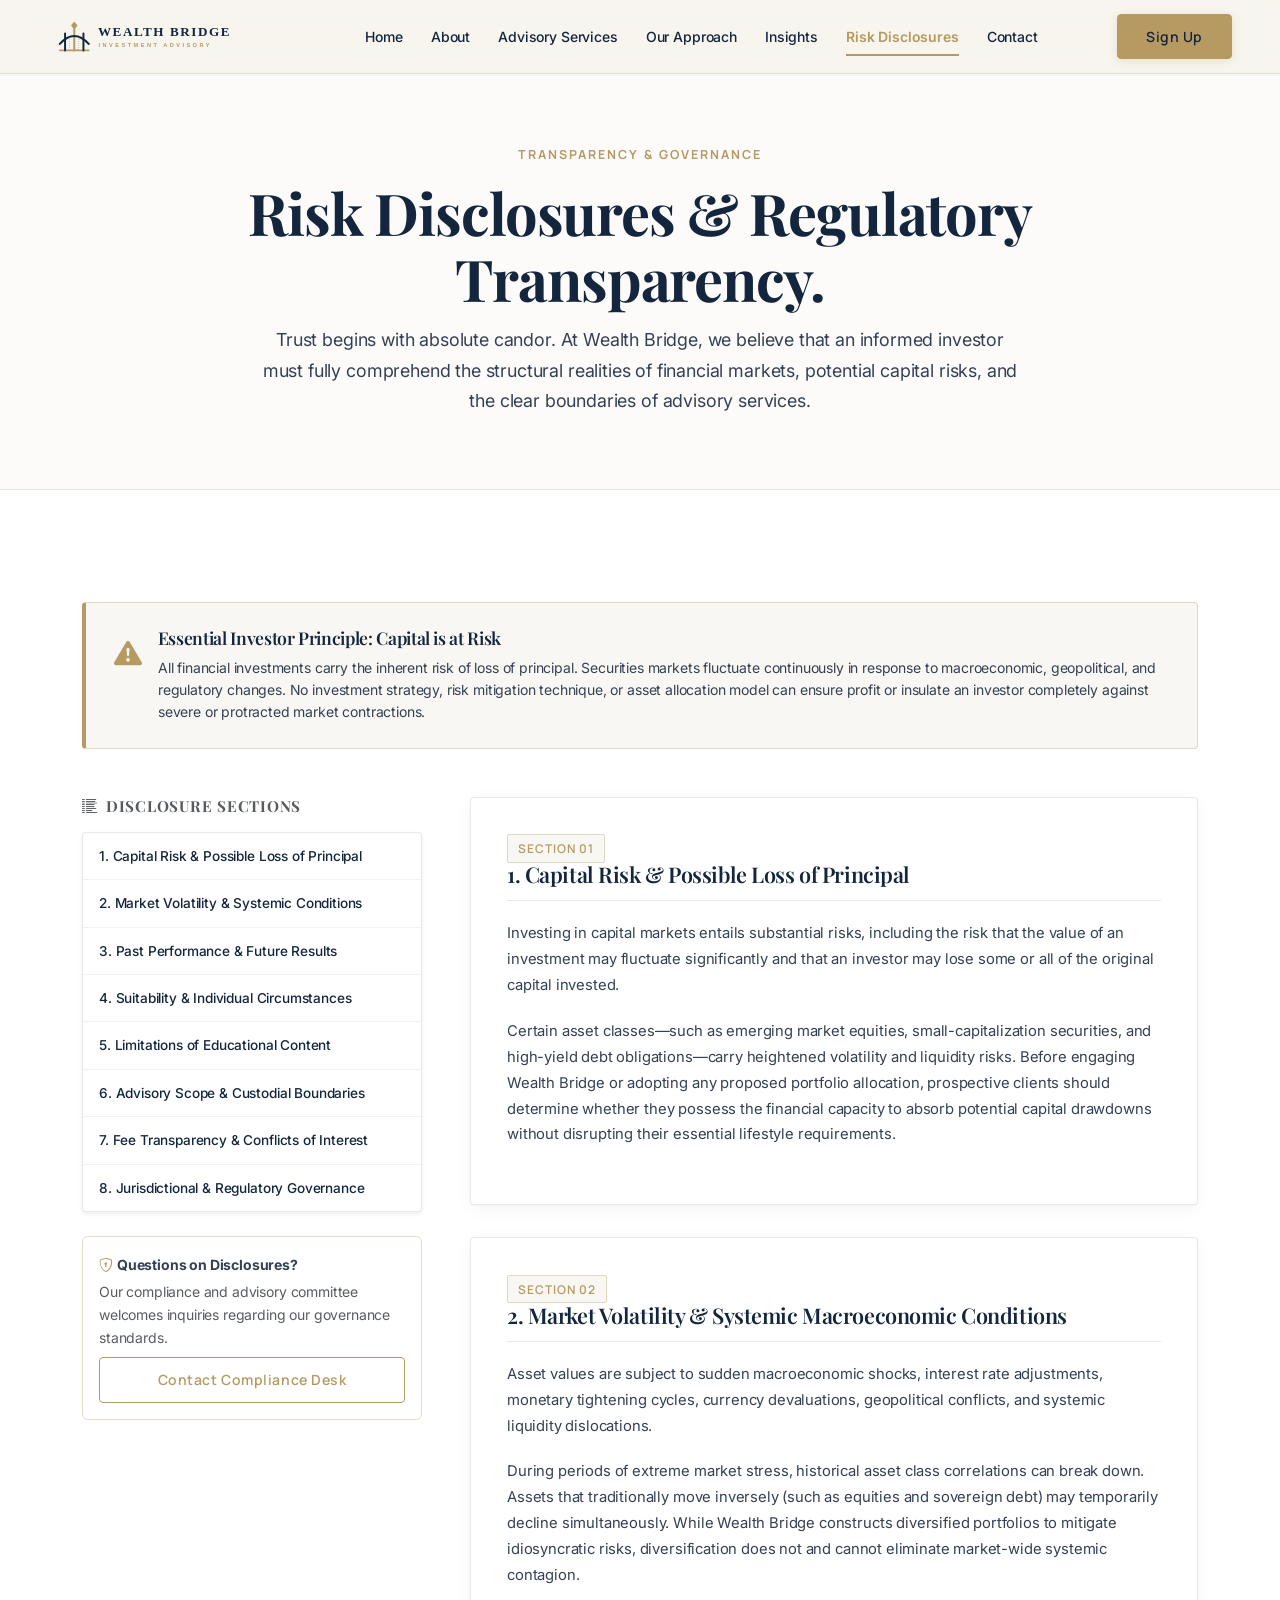
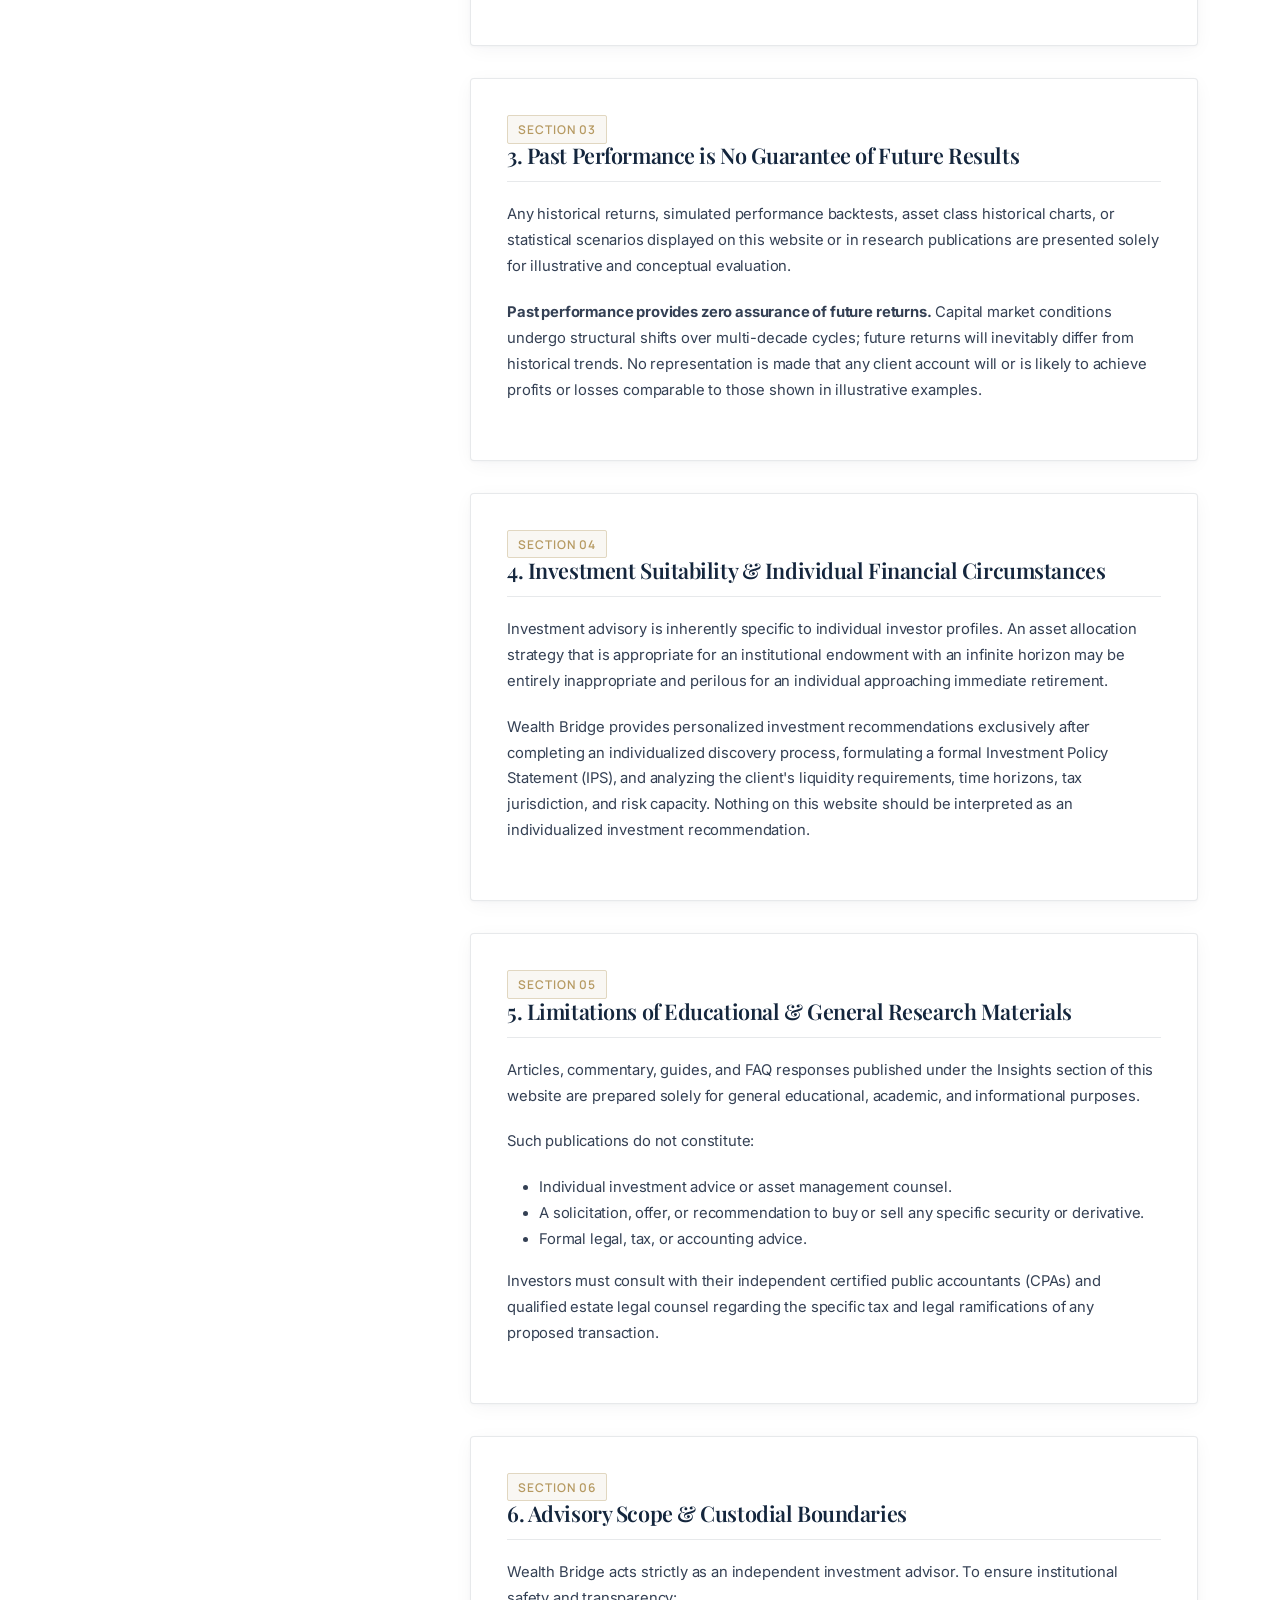
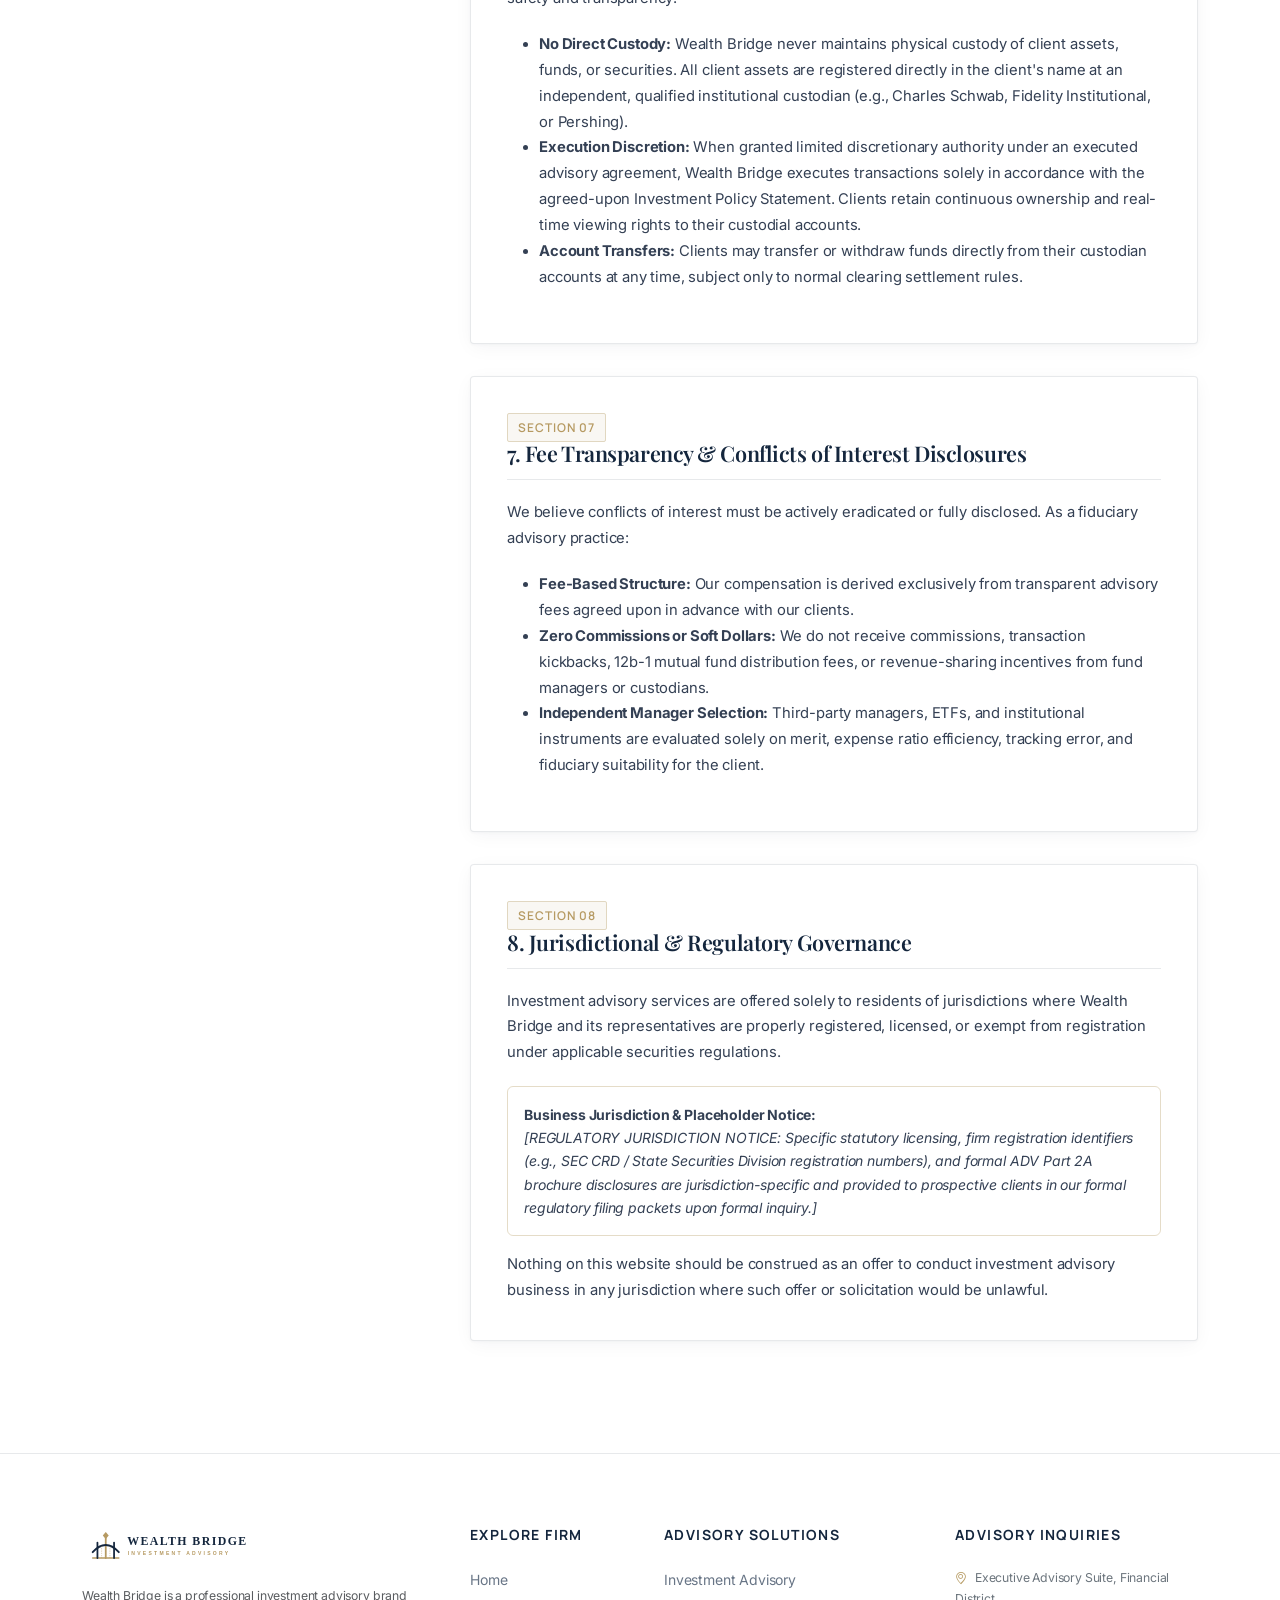
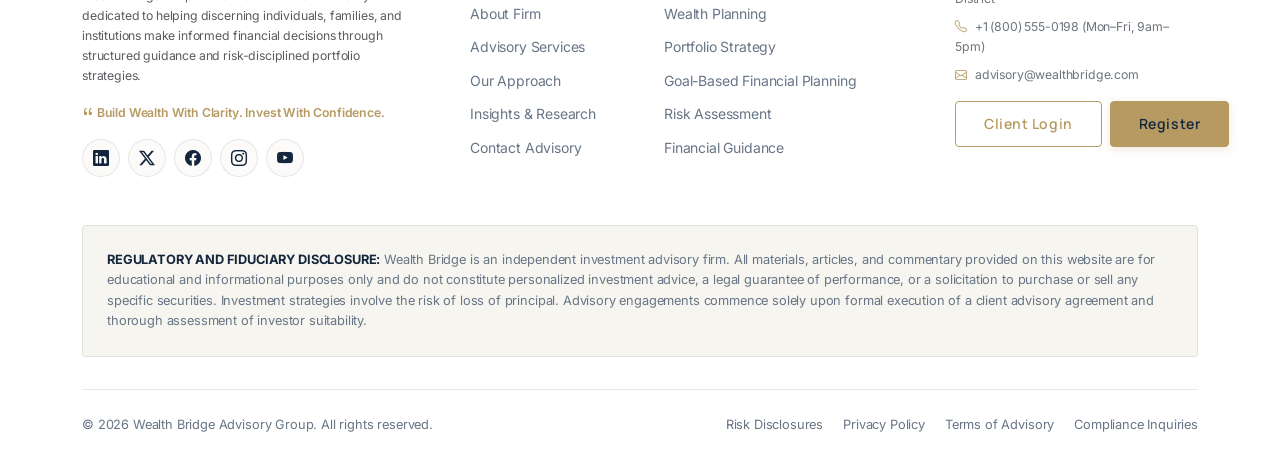
<file: risk-disclosures.html>
<!DOCTYPE html>
<html lang="en" data-theme="light">
<head>
  <meta charset="UTF-8">
  <meta name="viewport" content="width=device-width, initial-scale=1.0">
  <title>Risk Disclosures & Regulatory Transparency | Wealth Bridge — Fiduciary Standards</title>
  <meta name="description" content="Comprehensive risk disclosures, advisory limitations, fiduciary standards, and transparency notices from Wealth Bridge Investment Advisory.">
  <link rel="icon" type="image/svg+xml" href="assets/images/favicon.svg">

  <!-- Bootstrap 5 CSS & Bootstrap Icons CDN -->
  <link rel="stylesheet" href="https://cdn.jsdelivr.net/npm/bootstrap@5.3.3/dist/css/bootstrap.min.css">
  <link rel="stylesheet" href="https://cdn.jsdelivr.net/npm/bootstrap-icons@1.11.3/font/bootstrap-icons.min.css">

  <!-- Custom Design System -->
  <link rel="stylesheet" href="assets/css/style.css">
</head>
<body>

  <!-- =========================================================================
       MANDATORY NAVIGATION BAR
       ========================================================================= -->
  <header class="wb-navbar">
    <div class="container-fluid px-lg-5">
      <div class="d-flex align-items-center justify-content-between">
        
        <a class="navbar-brand" href="index.html" aria-label="Wealth Bridge Home">
          <img src="assets/images/logo.svg" alt="Wealth Bridge Logo" class="brand-logo-img" width="220" height="44">
        </a>

        <nav class="d-none d-xl-flex align-items-center navbar-nav flex-row">
          <a class="nav-link" href="index.html">Home</a>
          <a class="nav-link" href="about.html">About</a>
          <a class="nav-link" href="advisory-services.html">Advisory Services</a>
          <a class="nav-link" href="investment-approach.html">Our Approach</a>
          <a class="nav-link" href="insights.html">Insights</a>
          <a class="nav-link active" href="risk-disclosures.html">Risk Disclosures</a>
          <a class="nav-link" href="contact.html">Contact</a>
        </nav>

        <!-- Navbar Actions (Sign Up CTA) -->
        <div class="d-flex align-items-center gap-2 gap-md-3">
          
          <a href="signup.html" class="btn btn-gold d-none d-xl-inline-flex">
            <span>Sign Up</span>
          </a>

          <!-- Mobile Hamburger Trigger -->
          <button class="navbar-toggler d-xl-none" type="button" data-bs-toggle="offcanvas" data-bs-target="#mobileNavOffcanvas" aria-controls="mobileNavOffcanvas" aria-label="Open navigation menu">
            <i class="bi bi-list fs-3"></i>
          </button>

        </div>
      </div>
    </div>
  </header>

  <!-- Mobile Offcanvas Drawer -->
  <div class="offcanvas offcanvas-end wb-offcanvas" tabindex="-1" id="mobileNavOffcanvas" aria-labelledby="mobileNavLabel">
    <div class="offcanvas-header">
      <a href="index.html" class="d-flex align-items-center">
        <img src="assets/images/logo.svg" alt="Wealth Bridge Logo" class="brand-logo-img" style="height: 34px;">
      </a>
      <button type="button" class="btn-close" data-bs-dismiss="offcanvas" aria-label="Close menu"></button>
    </div>
    <div class="offcanvas-body d-flex flex-column p-4">
      <!-- Sign Up Button at the top: Visible without scroll on all mobile screens -->
      <div class="mb-3">
        <a href="signup.html" class="btn btn-gold w-100 text-center py-2 shadow-sm">
          <span>Sign Up</span>
          <i class="bi bi-arrow-right ms-2"></i>
        </a>
      </div>

      <nav class="nav flex-column mb-auto">
        <a class="nav-link" href="index.html">Home</a>
        <a class="nav-link" href="about.html">About</a>
        <a class="nav-link" href="advisory-services.html">Advisory Services</a>
        <a class="nav-link" href="investment-approach.html">Our Approach</a>
        <a class="nav-link" href="insights.html">Insights</a>
        <a class="nav-link active" href="risk-disclosures.html">Risk Disclosures</a>
        <a class="nav-link" href="contact.html">Contact</a>
      </nav>

      <div class="pt-3 border-top text-center mt-3">
        <p class="text-muted small mb-0">Build Wealth With Clarity. Invest With Confidence.</p>
      </div>
    </div>
  </div>

  <!-- =========================================================================
       MAIN CONTENT WRAPPER
       ========================================================================= -->
  <main class="main-wrapper">

    <!-- PAGE HERO -->
    <section class="page-hero">
      <div class="container">
        <div class="page-hero-inner text-center mx-auto">
          <span class="eyebrow eyebrow-center justify-content-center">TRANSPARENCY & GOVERNANCE</span>
          <h1>Risk Disclosures & Regulatory Transparency.</h1>
          <p class="lead mx-auto">
            Trust begins with absolute candor. At Wealth Bridge, we believe that an informed investor must fully comprehend the structural realities of financial markets, potential capital risks, and the clear boundaries of advisory services.
          </p>
        </div>
      </div>
    </section>

    <!-- MAIN DISCLOSURES CONTENT -->
    <section class="section-padding section-surface">
      <div class="container">
        
        <!-- Prominent Executive Warning Box -->
        <div class="risk-callout-box mb-5">
          <div class="d-flex align-items-start gap-3">
            <i class="bi bi-exclamation-triangle-fill text-gold fs-3 mt-1 flex-shrink-0"></i>
            <div>
              <h3 class="h5 mb-2">Essential Investor Principle: Capital is at Risk</h3>
              <p class="mb-0">
                All financial investments carry the inherent risk of loss of principal. Securities markets fluctuate continuously in response to macroeconomic, geopolitical, and regulatory changes. No investment strategy, risk mitigation technique, or asset allocation model can ensure profit or insulate an investor completely against severe or protracted market contractions.
              </p>
            </div>
          </div>
        </div>

        <div class="row g-5">
          
          <!-- Sticky Table of Contents (Desktop Sidebar) -->
          <div class="col-lg-4 d-none d-lg-block">
            <div class="disclosure-nav-sticky">
              <h4 class="h6 text-uppercase text-muted fw-bold mb-3"><i class="bi bi-list-columns-reverse me-2"></i>Disclosure Sections</h4>
              <ul class="disclosure-nav-list shadow-sm">
                <li><a href="#capital-loss">1. Capital Risk & Possible Loss of Principal</a></li>
                <li><a href="#market-volatility">2. Market Volatility & Systemic Conditions</a></li>
                <li><a href="#past-performance">3. Past Performance & Future Results</a></li>
                <li><a href="#suitability">4. Suitability & Individual Circumstances</a></li>
                <li><a href="#educational-materials">5. Limitations of Educational Content</a></li>
                <li><a href="#advisory-scope">6. Advisory Scope & Custodial Boundaries</a></li>
                <li><a href="#fees-conflicts">7. Fee Transparency & Conflicts of Interest</a></li>
                <li><a href="#regulatory-jurisdiction">8. Jurisdictional & Regulatory Governance</a></li>
              </ul>

              <div class="p-3 bg-alt rounded border border-gold mt-4 small">
                <strong class="d-block text-heading mb-1"><i class="bi bi-shield-lock text-gold me-1"></i>Questions on Disclosures?</strong>
                <p class="text-muted mb-2">Our compliance and advisory committee welcomes inquiries regarding our governance standards.</p>
                <a href="contact.html" class="btn btn-outline-gold btn-sm w-100">Contact Compliance Desk</a>
              </div>
            </div>
          </div>

          <!-- Disclosures Body -->
          <div class="col-lg-8">

            <!-- Section 1 -->
            <div class="disclosure-section" id="capital-loss">
              <span class="badge-editorial mb-2">Section 01</span>
              <h3>1. Capital Risk & Possible Loss of Principal</h3>
              <p>
                Investing in capital markets entails substantial risks, including the risk that the value of an investment may fluctuate significantly and that an investor may lose some or all of the original capital invested.
              </p>
              <p>
                Certain asset classes—such as emerging market equities, small-capitalization securities, and high-yield debt obligations—carry heightened volatility and liquidity risks. Before engaging Wealth Bridge or adopting any proposed portfolio allocation, prospective clients should determine whether they possess the financial capacity to absorb potential capital drawdowns without disrupting their essential lifestyle requirements.
              </p>
            </div>

            <!-- Section 2 -->
            <div class="disclosure-section" id="market-volatility">
              <span class="badge-editorial mb-2">Section 02</span>
              <h3>2. Market Volatility & Systemic Macroeconomic Conditions</h3>
              <p>
                Asset values are subject to sudden macroeconomic shocks, interest rate adjustments, monetary tightening cycles, currency devaluations, geopolitical conflicts, and systemic liquidity dislocations.
              </p>
              <p>
                During periods of extreme market stress, historical asset class correlations can break down. Assets that traditionally move inversely (such as equities and sovereign debt) may temporarily decline simultaneously. While Wealth Bridge constructs diversified portfolios to mitigate idiosyncratic risks, diversification does not and cannot eliminate market-wide systemic contagion.
              </p>
            </div>

            <!-- Section 3 -->
            <div class="disclosure-section" id="past-performance">
              <span class="badge-editorial mb-2">Section 03</span>
              <h3>3. Past Performance is No Guarantee of Future Results</h3>
              <p>
                Any historical returns, simulated performance backtests, asset class historical charts, or statistical scenarios displayed on this website or in research publications are presented solely for illustrative and conceptual evaluation.
              </p>
              <p>
                <strong>Past performance provides zero assurance of future returns.</strong> Capital market conditions undergo structural shifts over multi-decade cycles; future returns will inevitably differ from historical trends. No representation is made that any client account will or is likely to achieve profits or losses comparable to those shown in illustrative examples.
              </p>
            </div>

            <!-- Section 4 -->
            <div class="disclosure-section" id="suitability">
              <span class="badge-editorial mb-2">Section 04</span>
              <h3>4. Investment Suitability & Individual Financial Circumstances</h3>
              <p>
                Investment advisory is inherently specific to individual investor profiles. An asset allocation strategy that is appropriate for an institutional endowment with an infinite horizon may be entirely inappropriate and perilous for an individual approaching immediate retirement.
              </p>
              <p>
                Wealth Bridge provides personalized investment recommendations exclusively after completing an individualized discovery process, formulating a formal Investment Policy Statement (IPS), and analyzing the client's liquidity requirements, time horizons, tax jurisdiction, and risk capacity. Nothing on this website should be interpreted as an individualized investment recommendation.
              </p>
            </div>

            <!-- Section 5 -->
            <div class="disclosure-section" id="educational-materials">
              <span class="badge-editorial mb-2">Section 05</span>
              <h3>5. Limitations of Educational & General Research Materials</h3>
              <p>
                Articles, commentary, guides, and FAQ responses published under the Insights section of this website are prepared solely for general educational, academic, and informational purposes.
              </p>
              <p>
                Such publications do not constitute:
              </p>
              <ul>
                <li>Individual investment advice or asset management counsel.</li>
                <li>A solicitation, offer, or recommendation to buy or sell any specific security or derivative.</li>
                <li>Formal legal, tax, or accounting advice.</li>
              </ul>
              <p>
                Investors must consult with their independent certified public accountants (CPAs) and qualified estate legal counsel regarding the specific tax and legal ramifications of any proposed transaction.
              </p>
            </div>

            <!-- Section 6 -->
            <div class="disclosure-section" id="advisory-scope">
              <span class="badge-editorial mb-2">Section 06</span>
              <h3>6. Advisory Scope & Custodial Boundaries</h3>
              <p>
                Wealth Bridge acts strictly as an independent investment advisor. To ensure institutional safety and transparency:
              </p>
              <ul>
                <li><strong>No Direct Custody:</strong> Wealth Bridge never maintains physical custody of client assets, funds, or securities. All client assets are registered directly in the client's name at an independent, qualified institutional custodian (e.g., Charles Schwab, Fidelity Institutional, or Pershing).</li>
                <li><strong>Execution Discretion:</strong> When granted limited discretionary authority under an executed advisory agreement, Wealth Bridge executes transactions solely in accordance with the agreed-upon Investment Policy Statement. Clients retain continuous ownership and real-time viewing rights to their custodial accounts.</li>
                <li><strong>Account Transfers:</strong> Clients may transfer or withdraw funds directly from their custodian accounts at any time, subject only to normal clearing settlement rules.</li>
              </ul>
            </div>

            <!-- Section 7 -->
            <div class="disclosure-section" id="fees-conflicts">
              <span class="badge-editorial mb-2">Section 07</span>
              <h3>7. Fee Transparency & Conflicts of Interest Disclosures</h3>
              <p>
                We believe conflicts of interest must be actively eradicated or fully disclosed. As a fiduciary advisory practice:
              </p>
              <ul>
                <li><strong>Fee-Based Structure:</strong> Our compensation is derived exclusively from transparent advisory fees agreed upon in advance with our clients.</li>
                <li><strong>Zero Commissions or Soft Dollars:</strong> We do not receive commissions, transaction kickbacks, 12b-1 mutual fund distribution fees, or revenue-sharing incentives from fund managers or custodians.</li>
                <li><strong>Independent Manager Selection:</strong> Third-party managers, ETFs, and institutional instruments are evaluated solely on merit, expense ratio efficiency, tracking error, and fiduciary suitability for the client.</li>
              </ul>
            </div>

            <!-- Section 8 -->
            <div class="disclosure-section" id="regulatory-jurisdiction">
              <span class="badge-editorial mb-2">Section 08</span>
              <h3>8. Jurisdictional & Regulatory Governance</h3>
              <p>
                Investment advisory services are offered solely to residents of jurisdictions where Wealth Bridge and its representatives are properly registered, licensed, or exempt from registration under applicable securities regulations.
              </p>
              <div class="p-3 bg-alt rounded border border-gold small mb-3">
                <strong>Business Jurisdiction & Placeholder Notice:</strong><br>
                <em>[REGULATORY JURISDICTION NOTICE: Specific statutory licensing, firm registration identifiers (e.g., SEC CRD / State Securities Division registration numbers), and formal ADV Part 2A brochure disclosures are jurisdiction-specific and provided to prospective clients in our formal regulatory filing packets upon formal inquiry.]</em>
              </div>
              <p class="mb-0">
                Nothing on this website should be construed as an offer to conduct investment advisory business in any jurisdiction where such offer or solicitation would be unlawful.
              </p>
            </div>

          </div>

        </div>

      </div>
    </section>

  </main>

  <!-- =========================================================================
       MASTER INSTITUTIONAL FOOTER
       ========================================================================= -->
  <footer class="wb-footer">
    <div class="container">
      <div class="row g-5">
        
        <div class="col-lg-4">
          <a href="index.html" class="d-inline-block mb-3">
            <img src="assets/images/logo.svg" alt="Wealth Bridge Logo" class="brand-logo-img" style="height: 38px;">
          </a>
          <p class="small text-muted mb-3">
            Wealth Bridge is a professional investment advisory brand dedicated to helping discerning individuals, families, and institutions make informed financial decisions through structured guidance and risk-disciplined portfolio strategies.
          </p>
          <div class="text-gold small fw-semibold mb-3">
            <i class="bi bi-quote"></i> Build Wealth With Clarity. Invest With Confidence.
          </div>
          <!-- Social Icons in Footer with Hover -->
          <div class="footer-social-links d-flex align-items-center gap-2">
            <a href="#" class="social-icon-btn" aria-label="LinkedIn" title="LinkedIn"><i class="bi bi-linkedin"></i></a>
            <a href="#" class="social-icon-btn" aria-label="X (formerly Twitter)" title="X (Twitter)"><i class="bi bi-twitter-x"></i></a>
            <a href="#" class="social-icon-btn" aria-label="Facebook" title="Facebook"><i class="bi bi-facebook"></i></a>
            <a href="#" class="social-icon-btn" aria-label="Instagram" title="Instagram"><i class="bi bi-instagram"></i></a>
            <a href="#" class="social-icon-btn" aria-label="YouTube" title="YouTube"><i class="bi bi-youtube"></i></a>
          </div>
        </div>

        <div class="col-6 col-md-3 col-lg-2">
          <h4>Explore Firm</h4>
          <ul class="wb-footer-links">
            <li><a href="index.html">Home</a></li>
            <li><a href="about.html">About Firm</a></li>
            <li><a href="advisory-services.html">Advisory Services</a></li>
            <li><a href="investment-approach.html">Our Approach</a></li>
            <li><a href="insights.html">Insights & Research</a></li>
            <li><a href="contact.html">Contact Advisory</a></li>
          </ul>
        </div>

        <div class="col-6 col-md-3 col-lg-3">
          <h4>Advisory Solutions</h4>
          <ul class="wb-footer-links">
            <li><a href="advisory-services.html#service-investment-advisory">Investment Advisory</a></li>
            <li><a href="advisory-services.html#service-wealth-planning">Wealth Planning</a></li>
            <li><a href="advisory-services.html#service-portfolio-strategy">Portfolio Strategy</a></li>
            <li><a href="advisory-services.html#service-goal-planning">Goal-Based Financial Planning</a></li>
            <li><a href="advisory-services.html#service-risk-assessment">Risk Assessment</a></li>
            <li><a href="advisory-services.html#service-financial-guidance">Financial Guidance</a></li>
          </ul>
        </div>

        <div class="col-md-6 col-lg-3">
          <h4>Advisory Inquiries</h4>
          <p class="small text-secondary mb-2">
            <i class="bi bi-geo-alt text-gold me-2"></i>Executive Advisory Suite, Financial District
          </p>
          <p class="small text-secondary mb-2">
            <i class="bi bi-telephone text-gold me-2"></i>+1 (800) 555-0198 (Mon–Fri, 9am–5pm)
          </p>
          <p class="small text-secondary mb-3">
            <i class="bi bi-envelope text-gold me-2"></i>advisory@wealthbridge.com
          </p>
          <div class="d-flex gap-2">
            <a href="login.html" class="btn btn-outline-gold btn-sm">Client Login</a>
            <a href="signup.html" class="btn btn-gold btn-sm">Register</a>
          </div>
        </div>

      </div>

      <div class="footer-disclaimer-box">
        <strong>REGULATORY AND FIDUCIARY DISCLOSURE:</strong> Wealth Bridge is an independent investment advisory firm. All materials, articles, and commentary provided on this website are for educational and informational purposes only and do not constitute personalized investment advice, a legal guarantee of performance, or a solicitation to purchase or sell any specific securities. Investment strategies involve the risk of loss of principal. Advisory engagements commence solely upon formal execution of a client advisory agreement and thorough assessment of investor suitability.
      </div>

      <div class="footer-bottom">
        <div class="d-flex flex-column flex-md-row justify-content-between align-items-center gap-3">
          <div>
            &copy; 2026 Wealth Bridge Advisory Group. All rights reserved.
          </div>
          <div class="footer-bottom-links">
            <a href="risk-disclosures.html">Risk Disclosures</a>
            <a href="risk-disclosures.html#privacy">Privacy Policy</a>
            <a href="risk-disclosures.html#terms">Terms of Advisory</a>
            <a href="contact.html">Compliance Inquiries</a>
          </div>
        </div>
      </div>

    </div>
  </footer>

  <!-- Bootstrap 5 JS Bundle CDN -->
  <script src="https://cdn.jsdelivr.net/npm/bootstrap@5.3.3/dist/js/bootstrap.bundle.min.js"></script>
  <!-- Main Script -->
  <script src="assets/js/main.js"></script>
</body>
</html>
</file>
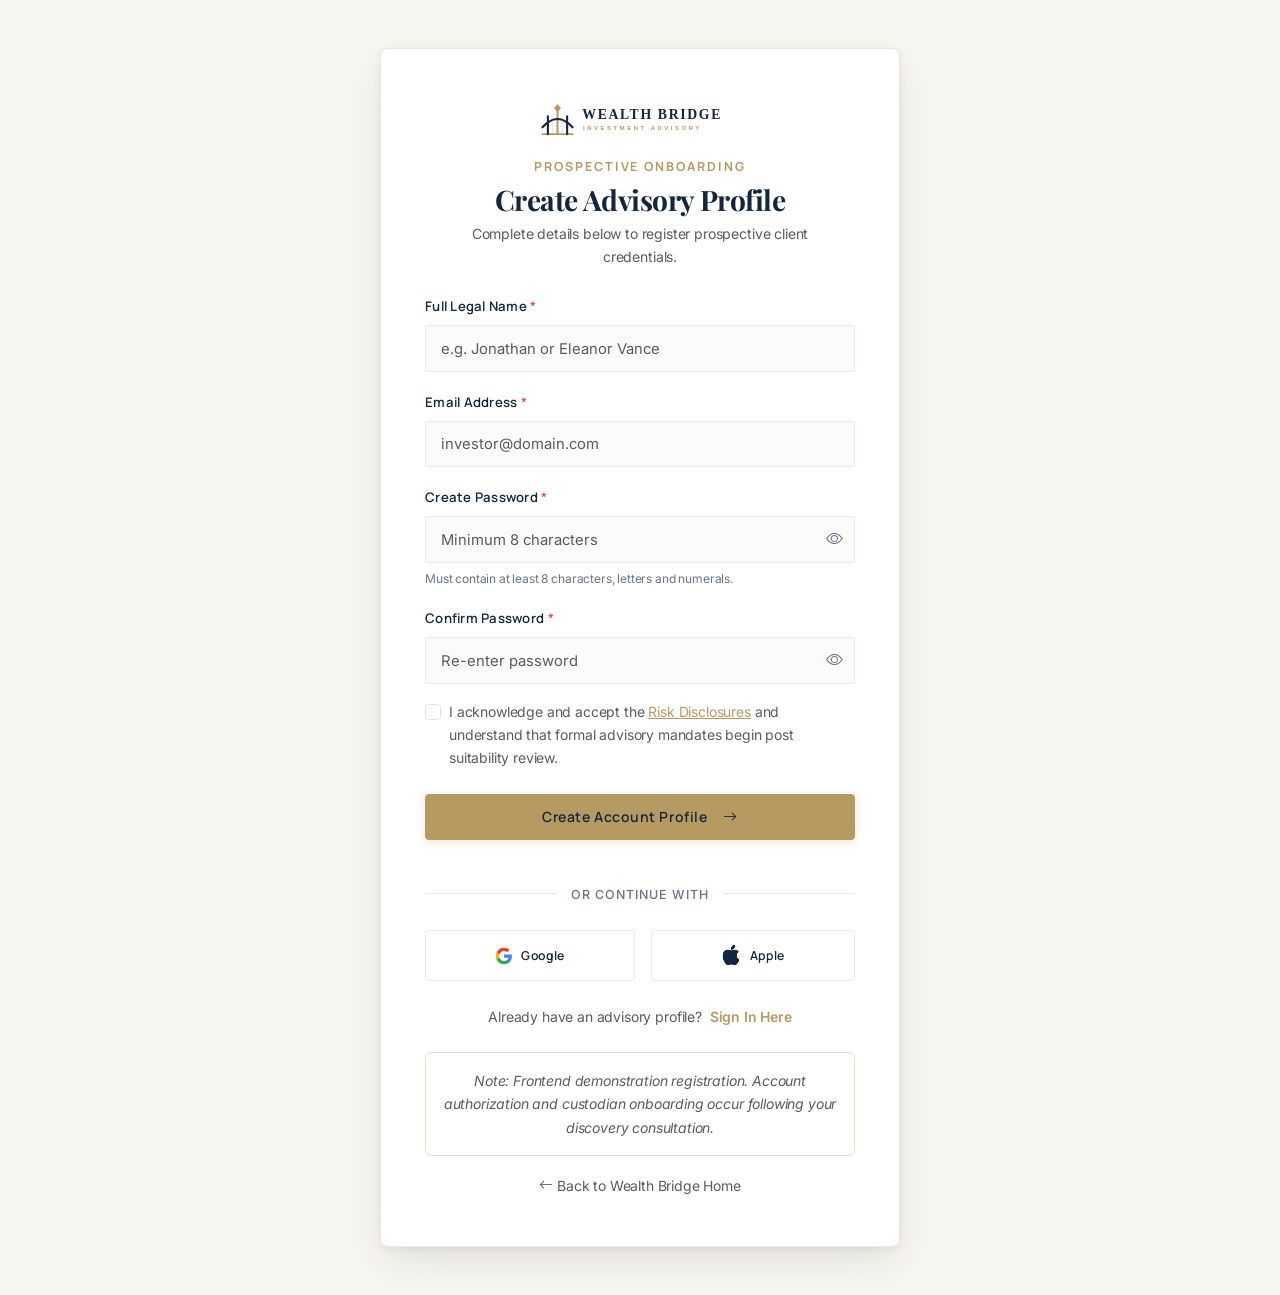
<file: signup.html>
<!DOCTYPE html>
<html lang="en" data-theme="light">

<head>
  <meta charset="UTF-8">
  <meta name="viewport" content="width=device-width, initial-scale=1.0">
  <title>Register for Advisory Access | Wealth Bridge — Prospective Client Registration</title>
  <meta name="description"
    content="Register to begin your advisory onboarding with Wealth Bridge. Initiate an independent fiduciary relationship for long-term wealth stewardship.">
  <link rel="icon" type="image/svg+xml" href="assets/images/favicon.svg">

  <!-- Bootstrap 5 CSS & Bootstrap Icons CDN -->
  <link rel="stylesheet" href="https://cdn.jsdelivr.net/npm/bootstrap@5.3.3/dist/css/bootstrap.min.css">
  <link rel="stylesheet" href="https://cdn.jsdelivr.net/npm/bootstrap-icons@1.11.3/font/bootstrap-icons.min.css">

  <!-- Custom Design System -->
  <link rel="stylesheet" href="assets/css/style.css">
</head>

<body>

  <!-- AUTH MAIN WRAPPER (NO NAVBAR / FOOTER) -->
  <main class="auth-wrapper">
    <div class="container">
      <div class="auth-card">

        <!-- Top Center Brand Name & Logo inside Box -->
        <div class="auth-brand-header text-center mb-4">
          <a href="index.html" class="d-inline-flex flex-column align-items-center text-decoration-none mb-3 mx-auto" aria-label="Wealth Bridge Home">
            <img src="assets/images/logo.svg" alt="Wealth Bridge Logo" class="brand-logo-img mx-auto d-block" width="220" height="44" style="height: 44px; width: auto; max-width: 100%;">
          </a>
          <div class="eyebrow eyebrow-center justify-content-center text-center mx-auto mb-1">PROSPECTIVE ONBOARDING</div>
          <h1 class="h3 text-heading fw-bold mb-1 text-center">Create Advisory Profile</h1>
          <p class="small text-muted mb-0 text-center mx-auto" style="max-width: 380px;">Complete details below to register prospective client credentials.</p>
        </div>

        <form id="signupForm" novalidate>
          <!-- Full Name -->
          <div class="mb-3">
            <label for="signupFullName" class="form-label">Full Legal Name <span class="required">*</span></label>
            <input type="text" class="form-control" id="signupFullName" placeholder="e.g. Jonathan or Eleanor Vance"
              required>
          </div>

          <!-- Email Address -->
          <div class="mb-3">
            <label for="signupEmail" class="form-label">Email Address <span class="required">*</span></label>
            <input type="email" class="form-control" id="signupEmail" placeholder="investor@domain.com" required>
          </div>

          <!-- Password -->
          <div class="mb-3">
            <label for="signupPassword" class="form-label">Create Password <span class="required">*</span></label>
            <div class="password-input-group">
              <input type="password" class="form-control pe-5" id="signupPassword" placeholder="Minimum 8 characters"
                minlength="8" required>
              <button type="button" class="password-toggle-btn" data-target="signupPassword"
                aria-label="Toggle password visibility">
                <i class="bi bi-eye"></i>
              </button>
            </div>
            <div class="form-text">Must contain at least 8 characters, letters and numerals.</div>
          </div>

          <!-- Confirm Password -->
          <div class="mb-3">
            <label for="confirmPassword" class="form-label">Confirm Password <span class="required">*</span></label>
            <div class="password-input-group">
              <input type="password" class="form-control pe-5" id="confirmPassword" placeholder="Re-enter password"
                required>
              <button type="button" class="password-toggle-btn" data-target="confirmPassword"
                aria-label="Toggle password visibility">
                <i class="bi bi-eye"></i>
              </button>
            </div>
            <div class="invalid-feedback">Passwords do not match.</div>
          </div>

          <!-- Terms & Fiduciary Acknowledgement -->
          <div class="mb-4 form-check">
            <input type="checkbox" class="form-check-input" id="termsCheck" required>
            <label class="form-check-label small text-muted" for="termsCheck">
              I acknowledge and accept the <a href="risk-disclosures.html" class="text-gold text-decoration-underline">Risk
                Disclosures</a> and understand that formal advisory mandates begin post suitability review.
            </label>
          </div>

          <button type="submit" class="btn btn-gold btn-lg w-100 mb-3">
            <span>Create Account Profile</span>
            <i class="bi bi-arrow-right ms-2"></i>
          </button>

          <!-- Social Divider -->
          <div class="auth-divider">
            <span>Or continue with</span>
          </div>

          <!-- Google and Apple Social Icons / Buttons in Bottom -->
          <div class="d-flex gap-3 justify-content-center mb-4">
            <button type="button" class="btn btn-social-auth flex-fill d-flex align-items-center justify-content-center gap-2"
              onclick="showToast('Google Sign Up', 'Redirecting to secure Google authentication desk...')"
              aria-label="Sign up with Google">
              <svg width="18" height="18" viewBox="0 0 24 24">
                <path fill="#4285F4"
                  d="M22.56 12.25c0-.78-.07-1.53-.2-2.25H12v4.26h5.92c-.26 1.37-1.04 2.53-2.21 3.31v2.77h3.57c2.08-1.92 3.28-4.74 3.28-8.09z" />
                <path fill="#34A853"
                  d="M12 23c2.97 0 5.46-.98 7.28-2.66l-3.57-2.77c-.98.66-2.23 1.06-3.71 1.06-2.86 0-5.29-1.93-6.16-4.53H2.18v2.84C3.99 20.53 7.7 23 12 23z" />
                <path fill="#FBBC05"
                  d="M5.84 14.09c-.22-.66-.35-1.36-.35-2.09s.13-1.43.35-2.09V7.06H2.18C1.43 8.55 1 10.22 1 12s.43 3.45 1.18 4.94l2.85-2.22.81-.63z" />
                <path fill="#EA4335"
                  d="M12 5.38c1.62 0 3.06.56 4.21 1.64l3.15-3.15C17.45 2.09 14.97 1 12 1 7.7 1 3.99 3.47 2.18 7.06l3.66 2.84c.87-2.6 3.3-4.52 6.16-4.52z" />
              </svg>
              <span class="small fw-semibold">Google</span>
            </button>
            <button type="button" class="btn btn-social-auth flex-fill d-flex align-items-center justify-content-center gap-2"
              onclick="showToast('Apple Sign Up', 'Redirecting to Apple ID authorization...')"
              aria-label="Sign up with Apple">
              <i class="bi bi-apple fs-5"></i>
              <span class="small fw-semibold">Apple</span>
            </button>
          </div>

          <div class="text-center small text-muted">
            Already have an advisory profile?
            <a href="login.html" class="text-gold fw-semibold text-decoration-none ms-1">Sign In Here</a>
          </div>

          <div class="mt-4 p-3 rounded bg-alt border border-gold small text-muted text-center">
            <em>Note: Frontend demonstration registration. Account authorization and custodian onboarding occur
              following your discovery consultation.</em>
          </div>

          <div class="text-center mt-3">
            <a href="index.html" class="small text-muted text-decoration-none">
              <i class="bi bi-arrow-left me-1"></i>Back to Wealth Bridge Home
            </a>
          </div>
        </form>

      </div>
    </div>
  </main>

  <!-- Bootstrap 5 JS Bundle CDN -->
  <script src="https://cdn.jsdelivr.net/npm/bootstrap@5.3.3/dist/js/bootstrap.bundle.min.js"></script>
  <!-- Main Script -->
  <script src="assets/js/main.js"></script>
</body>

</html>
</file>
<file: assets/css/style.css>
/* ==========================================================================
   WEALTH BRIDGE — LUXURY INVESTMENT ADVISORY DESIGN SYSTEM
   Brand tagline: "Build Wealth With Clarity. Invest With Confidence."
   ========================================================================== */

@import url('https://fonts.googleapis.com/css2?family=DM+Serif+Display:ital@0;1&family=Inter:wght@300;400;500;600;700&family=Manrope:wght@400;500;600;700&family=Playfair+Display:ital,wght@0,400;0,600;0,700;1,400;1,600&display=swap');

/* --------------------------------------------------------------------------
   1. ROOT VARIABLES & THEME TOKENS
   -------------------------------------------------------------------------- */
:root {
  /* Brand Palette (Light / Ivory Theme) */
  --wb-navy: #14263D;
  --wb-deep-blue: #203C5B;
  --wb-blue-subtle: #2B4E74;
  --wb-gold: #B69A62;
  --wb-gold-light: #CBB482;
  --wb-gold-dark: #917743;
  --wb-gold-glow: rgba(182, 154, 98, 0.22);
  --wb-gold-subtle: rgba(182, 154, 98, 0.08);

  --wb-ivory: #F7F5EF;
  --wb-ivory-light: #FCFBF9;
  --wb-ivory-warm: #EFECE3;
  --wb-charcoal: #252B33;
  --wb-slate: #687586;
  --wb-slate-light: #8E9BAE;
  --wb-border-light: rgba(20, 38, 61, 0.1);
  --wb-border-gold: rgba(182, 154, 98, 0.35);

  /* Semantic Theme Variables */
  --wb-bg-body: #F7F5EF;
  --wb-bg-surface: #FFFFFF;
  --wb-bg-surface-elevated: #FCFBF9;
  --wb-bg-card: #FFFFFF;
  --wb-bg-alt: #EFECE3;
  --wb-bg-header: rgba(247, 245, 239, 0.94);
  --wb-bg-header-solid: #F7F5EF;
  --wb-bg-footer: #FFFFFF;

  --wb-text-heading: #14263D;
  --wb-text-body: #344054;
  --wb-text-muted: #687586;
  --wb-text-accent: #B69A62;
  --wb-text-white: #FFFFFF;

  --wb-border: rgba(20, 38, 61, 0.1);
  --wb-border-subtle: rgba(20, 38, 61, 0.06);

  --wb-card-shadow: 0 4px 20px -2px rgba(20, 38, 61, 0.05), 0 1px 3px rgba(20, 38, 61, 0.03);
  --wb-card-shadow-hover: 0 16px 36px -8px rgba(20, 38, 61, 0.12), 0 2px 6px rgba(182, 154, 98, 0.15);
  --wb-hero-overlay: linear-gradient(135deg, rgba(20, 38, 61, 0.88) 0%, rgba(32, 60, 91, 0.82) 100%);

  /* Typography */
  --font-serif: 'Playfair Display', Georgia, serif;
  --font-serif-display: 'DM Serif Display', Georgia, serif;
  --font-sans: 'Inter', -apple-system, BlinkMacSystemFont, 'Segoe UI', Roboto, sans-serif;
  --font-accent: 'Manrope', sans-serif;

  /* Transitions */
  --wb-transition: all 0.3s cubic-bezier(0.16, 1, 0.3, 1);
  --wb-transition-fast: all 0.15s ease;
  --wb-radius-sm: 4px;
  --wb-radius-md: 8px;
  --wb-radius-lg: 14px;
}

/* Dark Theme Overrides */
[data-theme="dark"] {
  --wb-bg-body: #0A131F;
  --wb-bg-surface: #101E30;
  --wb-bg-surface-elevated: #16263C;
  --wb-bg-card: #122134;
  --wb-bg-alt: #0D1826;
  --wb-bg-header: rgba(10, 19, 31, 0.94);
  --wb-bg-header-solid: #0A131F;
  --wb-bg-footer: #FFFFFF;

  --wb-text-heading: #F4F7FB;
  --wb-text-body: #B9C6D6;
  --wb-text-muted: #8494A8;
  --wb-text-accent: #CBB482;
  --wb-text-white: #FFFFFF;

  --wb-border: rgba(255, 255, 255, 0.1);
  --wb-border-subtle: rgba(255, 255, 255, 0.05);
  --wb-border-gold: rgba(203, 180, 130, 0.4);

  --wb-card-shadow: 0 8px 30px -4px rgba(0, 0, 0, 0.45);
  --wb-card-shadow-hover: 0 18px 45px -8px rgba(0, 0, 0, 0.7), 0 0 1px 1px rgba(203, 180, 130, 0.3);
  --wb-hero-overlay: linear-gradient(135deg, rgba(6, 13, 21, 0.92) 0%, rgba(16, 30, 48, 0.88) 100%);
}

/* --------------------------------------------------------------------------
   2. RESET & BASE STYLES
   -------------------------------------------------------------------------- */
*, *::before, *::after {
  box-sizing: border-box;
}

html {
  scroll-behavior: smooth;
  font-size: 16px;
}

body {
  margin: 0;
  padding: 0;
  background-color: var(--wb-bg-body);
  color: var(--wb-text-body);
  font-family: var(--font-sans);
  font-weight: 400;
  line-height: 1.65;
  letter-spacing: -0.01em;
  -webkit-font-smoothing: antialiased;
  -moz-osx-font-smoothing: grayscale;
  overflow-x: hidden;
  transition: background-color 0.3s ease, color 0.3s ease;
}

/* Typography Hierarchy */
h1, h2, h3, h4, h5, h6,
.h1, .h2, .h3, .h4, .h5, .h6 {
  color: var(--wb-text-heading);
  font-family: var(--font-serif);
  font-weight: 600;
  line-height: 1.25;
  letter-spacing: -0.02em;
  margin-top: 0;
  margin-bottom: 0.85rem;
}

h1, .h1 {
  font-size: clamp(2.3rem, 4.5vw, 3.75rem);
  font-weight: 700;
  line-height: 1.15;
}

h2, .h2 {
  font-size: clamp(1.85rem, 3.2vw, 2.65rem);
  line-height: 1.22;
}

h3, .h3 {
  font-size: clamp(1.4rem, 2.2vw, 1.85rem);
  line-height: 1.3;
}

h4, .h4 {
  font-size: 1.25rem;
  line-height: 1.35;
}

h5, .h5 {
  font-size: 1.1rem;
}

h6, .h6 {
  font-size: 0.95rem;
  letter-spacing: 0.05em;
  text-transform: uppercase;
}

p {
  margin-top: 0;
  margin-bottom: 1.25rem;
}

p.lead {
  font-size: clamp(1.05rem, 1.4vw, 1.2rem);
  line-height: 1.7;
  color: var(--wb-text-body);
  font-weight: 400;
}

a {
  color: var(--wb-gold);
  text-decoration: none;
  transition: var(--wb-transition-fast);
}

a:hover, a:focus-visible {
  color: var(--wb-gold-dark);
  text-decoration: none;
}

[data-theme="dark"] a:hover {
  color: var(--wb-gold-light);
}

img {
  max-width: 100%;
  height: auto;
  display: block;
}

/* Editorial Eyebrow Tag */
.eyebrow {
  display: inline-flex;
  align-items: center;
  gap: 0.5rem;
  font-family: var(--font-accent);
  font-size: 0.78rem;
  font-weight: 700;
  letter-spacing: 0.16em;
  text-transform: uppercase;
  color: var(--wb-gold);
  margin-bottom: 0.85rem;
}

.eyebrow::before {
  content: "";
  display: inline-block;
  width: 18px;
  height: 2px;
  background-color: var(--wb-gold);
}

.eyebrow.eyebrow-center::before {
  display: none;
}

/* Gold Divider */
.gold-divider {
  width: 48px;
  height: 2px;
  background-color: var(--wb-gold);
  margin: 1.25rem 0;
}

.gold-divider.center {
  margin-left: auto;
  margin-right: auto;
}

/* --------------------------------------------------------------------------
   3. BUTTONS & INTERACTIVE ELEMENTS
   -------------------------------------------------------------------------- */
.btn {
  font-family: var(--font-accent);
  font-size: 0.875rem;
  font-weight: 600;
  letter-spacing: 0.04em;
  padding: 0.75rem 1.75rem;
  border-radius: var(--wb-radius-sm);
  transition: var(--wb-transition);
  display: inline-flex;
  align-items: center;
  justify-content: center;
  gap: 0.5rem;
  border: 1px solid transparent;
  cursor: pointer;
  text-decoration: none;
  line-height: 1.4;
  white-space: nowrap;
}

.btn:focus-visible {
  outline: 2px solid var(--wb-gold);
  outline-offset: 3px;
}

/* Primary Gold Button */
.btn-gold {
  background-color: var(--wb-gold);
  color: #14263D !important;
  border-color: var(--wb-gold);
  box-shadow: 0 2px 8px rgba(182, 154, 98, 0.25);
}

.btn-gold:hover {
  background-color: var(--wb-gold-dark);
  border-color: var(--wb-gold-dark);
  color: #FFFFFF !important;
  transform: translateY(-1px);
  box-shadow: 0 4px 14px rgba(182, 154, 98, 0.35);
}

[data-theme="dark"] .btn-gold {
  background-color: var(--wb-gold);
  color: #0A131F !important;
}

[data-theme="dark"] .btn-gold:hover {
  background-color: var(--wb-gold-light);
  color: #0A131F !important;
}

/* Outline Gold Button */
.btn-outline-gold {
  background-color: transparent;
  color: var(--wb-gold) !important;
  border-color: var(--wb-gold);
}

.btn-outline-gold:hover {
  background-color: var(--wb-gold);
  color: #14263D !important;
  transform: translateY(-1px);
}

/* Navy Button */
.btn-navy {
  background-color: var(--wb-navy);
  color: #FFFFFF !important;
  border-color: var(--wb-navy);
}

.btn-navy:hover {
  background-color: var(--wb-deep-blue);
  border-color: var(--wb-deep-blue);
  color: #FFFFFF !important;
  transform: translateY(-1px);
}

/* Editorial Link with Arrow */
.editorial-link {
  display: inline-flex;
  align-items: center;
  gap: 0.5rem;
  font-family: var(--font-accent);
  font-size: 0.875rem;
  font-weight: 600;
  letter-spacing: 0.03em;
  color: var(--wb-text-heading);
  border-bottom: 1px solid var(--wb-border-gold);
  padding-bottom: 2px;
  transition: var(--wb-transition-fast);
}

.editorial-link i {
  transition: transform 0.2s ease;
  color: var(--wb-gold);
}

.editorial-link:hover {
  color: var(--wb-gold);
  border-bottom-color: var(--wb-gold);
}

.editorial-link:hover i {
  transform: translateX(4px);
}

/* --------------------------------------------------------------------------
   4. NAVIGATION BAR (MANDATORY NAVBAR)
   -------------------------------------------------------------------------- */
.wb-navbar {
  position: fixed;
  top: 0;
  left: 0;
  right: 0;
  z-index: 1040;
  background-color: var(--wb-bg-header);
  backdrop-filter: blur(12px);
  -webkit-backdrop-filter: blur(12px);
  border-bottom: 1px solid var(--wb-border);
  transition: background-color 0.3s ease, border-color 0.3s ease, padding 0.3s ease, box-shadow 0.3s ease;
  padding: 0.85rem 0;
}

.wb-navbar.scrolled {
  padding: 0.65rem 0;
  box-shadow: 0 4px 20px rgba(0, 0, 0, 0.08);
  border-bottom-color: var(--wb-border-gold);
}

.navbar-brand {
  display: flex;
  align-items: center;
  padding: 0;
  margin-right: 1.75rem;
}

.brand-logo-img {
  height: 42px;
  width: auto;
  max-width: 100%;
  display: block;
  object-fit: contain;
}

@media (max-width: 576px) {
  .navbar-brand {
    margin-right: 0.5rem;
  }
  .brand-logo-img {
    height: 36px;
  }
}

/* Navigation Links */
.navbar-nav {
  gap: 0.25rem;
  align-items: center;
}

.nav-link {
  font-family: var(--font-sans);
  font-size: 0.875rem;
  font-weight: 500;
  color: var(--wb-text-heading) !important;
  padding: 0.5rem 0.75rem !important;
  position: relative;
  transition: color 0.2s ease;
  letter-spacing: -0.01em;
}

.nav-link::after {
  content: "";
  position: absolute;
  bottom: 0px;
  left: 0.75rem;
  right: 0.75rem;
  height: 2px;
  background-color: var(--wb-gold);
  transform: scaleX(0);
  transition: transform 0.25s ease;
  transform-origin: center;
}

.nav-link:hover,
.nav-link:focus-visible {
  color: var(--wb-gold) !important;
}

.nav-link:hover::after,
.nav-link.active::after {
  transform: scaleX(1);
}

.nav-link.active {
  color: var(--wb-gold) !important;
  font-weight: 600;
}

/* Nav Actions (CTA, Auth, Theme) */
.nav-actions {
  display: flex;
  align-items: center;
  gap: 0.65rem;
}

.nav-auth-link {
  font-family: var(--font-sans);
  font-size: 0.85rem;
  font-weight: 500;
  color: var(--wb-text-heading);
  padding: 0.45rem 0.75rem;
  border-radius: var(--wb-radius-sm);
  transition: var(--wb-transition-fast);
}

.nav-auth-link:hover {
  color: var(--wb-gold);
  background-color: var(--wb-gold-subtle);
}

.theme-toggle-btn {
  background: transparent;
  border: 1px solid var(--wb-border);
  color: var(--wb-text-heading);
  width: 36px;
  height: 36px;
  border-radius: 50%;
  display: inline-flex;
  align-items: center;
  justify-content: center;
  font-size: 1rem;
  cursor: pointer;
  transition: var(--wb-transition-fast);
  padding: 0;
}

.theme-toggle-btn:hover {
  border-color: var(--wb-gold);
  color: var(--wb-gold);
  background-color: var(--wb-gold-subtle);
}

/* Mobile Toggler */
.navbar-toggler {
  border: 1px solid var(--wb-border);
  padding: 0.4rem 0.6rem;
  border-radius: var(--wb-radius-sm);
  color: var(--wb-text-heading);
  font-size: 1.25rem;
  background: transparent;
}

.navbar-toggler:focus {
  box-shadow: none;
  outline: 2px solid var(--wb-gold);
}

/* Mobile Offcanvas / Drawer Navigation */
.wb-offcanvas {
  background-color: var(--wb-bg-surface);
  border-left: 1px solid var(--wb-border-gold);
  width: 310px !important;
  color: var(--wb-text-body);
}

.wb-offcanvas .offcanvas-header {
  border-bottom: 1px solid var(--wb-border);
  padding: 1.25rem;
}

.wb-offcanvas .nav-link {
  font-size: 0.95rem;
  padding: 0.55rem 1rem !important;
  border-bottom: 1px solid var(--wb-border-subtle);
}

.wb-offcanvas .nav-link::after {
  display: none;
}

.wb-offcanvas .nav-link.active {
  background-color: var(--wb-gold-subtle);
  border-left: 3px solid var(--wb-gold);
}

/* --------------------------------------------------------------------------
   5. PAGE HEROES & BREADCRUMBS
   -------------------------------------------------------------------------- */
.main-wrapper {
  padding-top: 76px; /* Space for fixed navbar */
  min-height: calc(100vh - 350px);
}

/* Flagship Homepage Hero */
.hero-flagship {
  position: relative;
  background-color: #101E30;
  color: #FFFFFF;
  padding: 5rem 0 4.5rem;
  overflow: hidden;
  border-bottom: 1px solid rgba(182, 154, 98, 0.3);
  text-align: center;
}

.hero-bg-media {
  position: absolute;
  top: 0;
  left: 0;
  width: 100%;
  height: 100%;
  object-fit: cover;
  opacity: 0.28;
  filter: contrast(1.1) brightness(0.9);
}

.hero-overlay-gradient {
  position: absolute;
  top: 0;
  left: 0;
  width: 100%;
  height: 100%;
  background: radial-gradient(circle at center, rgba(16, 30, 48, 0.88) 0%, rgba(16, 30, 48, 0.96) 100%);
  pointer-events: none;
}

.hero-flagship .eyebrow {
  color: #CBB482;
  justify-content: center;
}

.hero-flagship .eyebrow::before {
  display: none;
}

.hero-flagship h1 {
  color: #FFFFFF;
  margin-bottom: 1.25rem;
  text-align: center;
}

.hero-flagship p.lead {
  color: #CAD5E2;
  max-width: 760px;
  margin-left: auto;
  margin-right: auto;
  margin-bottom: 2rem;
  text-align: center;
}

.hero-cta-group {
  display: flex;
  flex-wrap: wrap;
  gap: 1rem;
  align-items: center;
  justify-content: center;
  margin-bottom: 3rem;
}

/* Hero Trust Pillars Strip */
.hero-trust-strip {
  border-top: 1px solid rgba(255, 255, 255, 0.12);
  padding-top: 2rem;
  display: grid;
  grid-template-columns: repeat(auto-fit, minmax(200px, 1fr));
  gap: 1.5rem;
}

.trust-pillar-item {
  display: flex;
  align-items: flex-start;
  gap: 0.85rem;
}

.trust-pillar-icon {
  color: #CBB482;
  font-size: 1.35rem;
  line-height: 1;
  flex-shrink: 0;
}

.trust-pillar-item h4 {
  font-family: var(--font-accent);
  font-size: 0.9rem;
  font-weight: 700;
  color: #FFFFFF;
  margin-bottom: 0.2rem;
  letter-spacing: 0.02em;
}

.trust-pillar-item p {
  font-size: 0.8rem;
  color: #9BB0C7;
  margin: 0;
  line-height: 1.4;
}

/* Interior Page Hero */
.page-hero {
  background-color: var(--wb-bg-surface-elevated);
  padding: 4rem 0 3.25rem;
  border-bottom: 1px solid var(--wb-border);
  position: relative;
  text-align: center;
}

.page-hero-inner {
  max-width: 820px;
  margin: 0 auto;
  text-align: center;
}

.page-hero .eyebrow {
  justify-content: center;
}

.page-hero .eyebrow::before {
  display: none;
}

.page-hero h1 {
  text-align: center;
}

.page-hero p.lead {
  max-width: 760px;
  margin-left: auto;
  margin-right: auto;
  text-align: center;
}

.page-hero .breadcrumb {
  margin-bottom: 1rem;
  font-size: 0.825rem;
  font-family: var(--font-accent);
}

.page-hero .breadcrumb-item a {
  color: var(--wb-text-muted);
}

.page-hero .breadcrumb-item.active {
  color: var(--wb-gold);
}

.page-hero .breadcrumb-item + .breadcrumb-item::before {
  color: var(--wb-border);
  content: "›";
  font-size: 1rem;
  line-height: 1;
}

/* --------------------------------------------------------------------------
   6. SECTION CONTAINERS & GRIDS
   -------------------------------------------------------------------------- */
.section-padding {
  padding: 5rem 0;
}

.section-padding-sm {
  padding: 3.5rem 0;
}

.section-alt {
  background-color: var(--wb-bg-alt);
}

.section-surface {
  background-color: var(--wb-bg-surface);
}

.section-navy {
  background-color: #101F31;
  color: #FFFFFF;
}

.section-navy h1, .section-navy h2, .section-navy h3, .section-navy h4 {
  color: #FFFFFF;
}

.section-navy p {
  color: #B9C7D7;
}

.section-header {
  margin-bottom: 3rem;
}

.section-header.text-center {
  max-width: 680px;
  margin-left: auto;
  margin-right: auto;
}

/* --------------------------------------------------------------------------
   7. SERVICES CARDS & COMPONENTS
   -------------------------------------------------------------------------- */
.service-card {
  background-color: var(--wb-bg-card);
  border: 1px solid var(--wb-border);
  border-top: 3px solid var(--wb-border);
  border-radius: var(--wb-radius-sm);
  padding: 2.25rem 2rem;
  height: 100%;
  display: flex;
  flex-direction: column;
  transition: var(--wb-transition);
  position: relative;
  box-shadow: var(--wb-card-shadow);
}

.service-card:hover {
  transform: translateY(-4px);
  border-top-color: var(--wb-gold);
  border-color: var(--wb-border-gold);
  box-shadow: var(--wb-card-shadow-hover);
}

.service-icon-wrap {
  width: 52px;
  height: 52px;
  border-radius: var(--wb-radius-sm);
  background-color: var(--wb-gold-subtle);
  border: 1px solid var(--wb-border-gold);
  display: flex;
  align-items: center;
  justify-content: center;
  font-size: 1.45rem;
  color: var(--wb-gold);
  margin-bottom: 1.5rem;
  transition: var(--wb-transition-fast);
}

.service-card:hover .service-icon-wrap {
  background-color: var(--wb-gold);
  color: #14263D;
}

.service-card h3 {
  font-size: 1.35rem;
  margin-bottom: 0.85rem;
}

.service-card p {
  color: var(--wb-text-body);
  font-size: 0.925rem;
  line-height: 1.6;
  margin-bottom: 1.5rem;
  flex-grow: 1;
}

.service-meta-badge {
  display: inline-block;
  font-size: 0.75rem;
  font-family: var(--font-accent);
  font-weight: 600;
  text-transform: uppercase;
  letter-spacing: 0.08em;
  color: var(--wb-slate);
  background-color: var(--wb-bg-alt);
  padding: 0.25rem 0.65rem;
  border-radius: 2px;
  margin-bottom: 1rem;
}

/* Service Detail Block on Advisory Services Page */
.service-detail-card {
  background-color: var(--wb-bg-surface);
  border: 1px solid var(--wb-border);
  border-radius: var(--wb-radius-md);
  padding: 2.5rem;
  box-shadow: var(--wb-card-shadow);
  margin-bottom: 2.5rem;
  transition: var(--wb-transition);
}

.service-detail-card:hover {
  border-color: var(--wb-border-gold);
}

.service-feature-list {
  list-style: none;
  padding: 0;
  margin: 1.25rem 0 1.75rem;
}

.service-feature-list li {
  position: relative;
  padding-left: 1.65rem;
  margin-bottom: 0.75rem;
  font-size: 0.925rem;
  color: var(--wb-text-body);
}

.service-feature-list li::before {
  content: "✔";
  position: absolute;
  left: 0;
  top: 0;
  color: var(--wb-gold);
  font-size: 0.85rem;
}

/* --------------------------------------------------------------------------
   8. INVESTMENT APPROACH TIMELINE & PROCESS
   -------------------------------------------------------------------------- */
.process-grid {
  display: grid;
  grid-template-columns: repeat(4, 1fr);
  gap: 1.5rem;
  position: relative;
}

@media (max-width: 991px) {
  .process-grid {
    grid-template-columns: repeat(2, 1fr);
  }
}

@media (max-width: 575px) {
  .process-grid {
    grid-template-columns: 1fr;
  }
}

.process-step-card {
  background-color: var(--wb-bg-card);
  border: 1px solid var(--wb-border);
  border-radius: var(--wb-radius-sm);
  padding: 2.25rem 1.75rem;
  position: relative;
  transition: var(--wb-transition);
  box-shadow: var(--wb-card-shadow);
}

.process-step-card:hover {
  border-color: var(--wb-border-gold);
  transform: translateY(-4px);
  box-shadow: var(--wb-card-shadow-hover);
}

.process-num {
  font-family: var(--font-serif);
  font-size: 2.25rem;
  font-weight: 700;
  color: var(--wb-gold);
  line-height: 1;
  margin-bottom: 1rem;
  display: block;
}

.process-step-card h4 {
  font-size: 1.15rem;
  margin-bottom: 0.75rem;
}

.process-step-card p {
  font-size: 0.875rem;
  line-height: 1.6;
  color: var(--wb-text-body);
  margin-bottom: 0;
}

/* Timeline Vertical Framework for Approach Page */
.timeline-framework {
  position: relative;
  padding-left: 2.5rem;
}

.timeline-framework::before {
  content: "";
  position: absolute;
  top: 15px;
  bottom: 15px;
  left: 11px;
  width: 2px;
  background: linear-gradient(180deg, var(--wb-gold) 0%, rgba(182, 154, 98, 0.2) 100%);
}

.timeline-node {
  position: relative;
  margin-bottom: 3rem;
}

.timeline-node::before {
  content: "";
  position: absolute;
  top: 6px;
  left: -2.5rem;
  width: 24px;
  height: 24px;
  border-radius: 50%;
  background-color: var(--wb-bg-surface);
  border: 3px solid var(--wb-gold);
  box-shadow: 0 0 0 4px var(--wb-gold-subtle);
}

/* --------------------------------------------------------------------------
   9. ADVISORY TEAM CREDENTIALS CARDS
   -------------------------------------------------------------------------- */
.advisor-card {
  background-color: var(--wb-bg-card);
  border: 1px solid var(--wb-border);
  border-radius: var(--wb-radius-sm);
  overflow: hidden;
  box-shadow: var(--wb-card-shadow);
  transition: var(--wb-transition);
  height: 100%;
  display: flex;
  flex-direction: column;
}

.advisor-card:hover {
  transform: translateY(-5px);
  border-color: var(--wb-border-gold);
  box-shadow: var(--wb-card-shadow-hover);
}

.advisor-img-wrap {
  position: relative;
  aspect-ratio: 1 / 1;
  overflow: hidden;
  background-color: #0E1826;
}

.advisor-img-wrap img {
  width: 100%;
  height: 100%;
  object-fit: cover;
  transition: transform 0.5s ease;
}

.advisor-card:hover .advisor-img-wrap img {
  transform: scale(1.03);
}

.advisor-badge-strip {
  position: absolute;
  bottom: 12px;
  left: 12px;
  right: 12px;
  display: flex;
  flex-wrap: wrap;
  gap: 0.35rem;
}

.credential-pill {
  background-color: rgba(20, 38, 61, 0.9);
  color: #CBB482;
  font-family: var(--font-accent);
  font-size: 0.72rem;
  font-weight: 700;
  letter-spacing: 0.04em;
  padding: 0.2rem 0.55rem;
  border-radius: 2px;
  border: 1px solid rgba(182, 154, 98, 0.4);
  backdrop-filter: blur(4px);
}

.advisor-content {
  padding: 1.75rem 1.5rem;
  display: flex;
  flex-direction: column;
  flex-grow: 1;
}

.advisor-content h3 {
  font-size: 1.25rem;
  margin-bottom: 0.25rem;
}

.advisor-title {
  color: var(--wb-gold);
  font-family: var(--font-accent);
  font-size: 0.825rem;
  font-weight: 600;
  letter-spacing: 0.02em;
  margin-bottom: 0.85rem;
}

.advisor-bio {
  font-size: 0.875rem;
  color: var(--wb-text-body);
  line-height: 1.6;
  margin-bottom: 1.25rem;
  flex-grow: 1;
}

.advisor-meta {
  border-top: 1px solid var(--wb-border);
  padding-top: 1rem;
  margin-top: auto;
}

.advisor-meta-item {
  font-size: 0.8rem;
  color: var(--wb-text-muted);
  margin-bottom: 0.35rem;
}

.advisor-meta-item strong {
  color: var(--wb-text-heading);
}

/* --------------------------------------------------------------------------
   10. INSIGHTS & EDITORIAL ARTICLES
   -------------------------------------------------------------------------- */
.insight-card {
  background-color: var(--wb-bg-card);
  border: 1px solid var(--wb-border);
  border-radius: var(--wb-radius-sm);
  overflow: hidden;
  box-shadow: var(--wb-card-shadow);
  transition: var(--wb-transition);
  height: 100%;
  display: flex;
  flex-direction: column;
}

.insight-card:hover {
  transform: translateY(-4px);
  border-color: var(--wb-border-gold);
  box-shadow: var(--wb-card-shadow-hover);
}

.insight-img-wrap {
  aspect-ratio: 16 / 10;
  overflow: hidden;
  background-color: #0E1826;
  position: relative;
}

.insight-img-wrap img {
  width: 100%;
  height: 100%;
  object-fit: cover;
  transition: transform 0.5s ease;
}

.insight-card:hover .insight-img-wrap img {
  transform: scale(1.04);
}

.insight-category-badge {
  position: absolute;
  top: 14px;
  left: 14px;
  background-color: rgba(20, 38, 61, 0.88);
  color: #CBB482;
  font-family: var(--font-accent);
  font-size: 0.72rem;
  font-weight: 700;
  text-transform: uppercase;
  letter-spacing: 0.08em;
  padding: 0.25rem 0.65rem;
  border-radius: 2px;
  backdrop-filter: blur(4px);
}

.insight-content {
  padding: 1.5rem;
  display: flex;
  flex-direction: column;
  flex-grow: 1;
}

.insight-meta {
  display: flex;
  align-items: center;
  gap: 0.85rem;
  font-size: 0.78rem;
  color: var(--wb-text-muted);
  font-family: var(--font-accent);
  margin-bottom: 0.75rem;
}

.insight-content h3 {
  font-size: 1.2rem;
  line-height: 1.35;
  margin-bottom: 0.75rem;
}

.insight-content p {
  font-size: 0.875rem;
  color: var(--wb-text-body);
  line-height: 1.6;
  margin-bottom: 1.25rem;
  flex-grow: 1;
}

/* Category Filter Buttons */
.filter-btn-group {
  display: flex;
  flex-wrap: wrap;
  gap: 0.5rem;
  margin-bottom: 2rem;
}

.filter-btn {
  background-color: var(--wb-bg-surface);
  border: 1px solid var(--wb-border);
  color: var(--wb-text-heading);
  padding: 0.45rem 1rem;
  border-radius: var(--wb-radius-sm);
  font-family: var(--font-accent);
  font-size: 0.825rem;
  font-weight: 500;
  cursor: pointer;
  transition: var(--wb-transition-fast);
}

.filter-btn:hover {
  border-color: var(--wb-gold);
  color: var(--wb-gold);
}

.filter-btn.active {
  background-color: var(--wb-gold);
  border-color: var(--wb-gold);
  color: #14263D;
  font-weight: 700;
}

/* Search Input Styling */
.search-wrapper {
  position: relative;
  max-width: 320px;
}

.search-input {
  width: 100%;
  background-color: var(--wb-bg-surface);
  border: 1px solid var(--wb-border);
  padding: 0.55rem 1rem 0.55rem 2.25rem;
  font-size: 0.875rem;
  color: var(--wb-text-heading);
  border-radius: var(--wb-radius-sm);
  transition: var(--wb-transition-fast);
}

.search-input:focus {
  outline: none;
  border-color: var(--wb-gold);
  box-shadow: 0 0 0 3px var(--wb-gold-subtle);
}

.search-icon {
  position: absolute;
  left: 0.75rem;
  top: 50%;
  transform: translateY(-50%);
  color: var(--wb-text-muted);
  font-size: 0.95rem;
  pointer-events: none;
}

/* --------------------------------------------------------------------------
   11. CONSULTATION ENQUIRY & CONTACT FORM
   -------------------------------------------------------------------------- */
.consultation-form-card {
  background-color: var(--wb-bg-surface);
  border: 1px solid var(--wb-border);
  border-radius: var(--wb-radius-md);
  padding: 2.75rem 2.5rem;
  box-shadow: var(--wb-card-shadow);
}

@media (max-width: 575px) {
  .consultation-form-card {
    padding: 1.75rem 1.25rem;
  }
}

.form-label {
  font-family: var(--font-accent);
  font-size: 0.825rem;
  font-weight: 600;
  letter-spacing: 0.02em;
  color: var(--wb-text-heading);
  margin-bottom: 0.45rem;
}

.form-label .required {
  color: #D94F4F;
}

.form-control, .form-select {
  background-color: var(--wb-bg-surface-elevated);
  border: 1px solid var(--wb-border);
  color: var(--wb-text-heading);
  font-family: var(--font-sans);
  font-size: 0.925rem;
  padding: 0.7rem 0.95rem;
  border-radius: var(--wb-radius-sm);
  transition: var(--wb-transition-fast);
}

.form-control:focus, .form-select:focus {
  background-color: var(--wb-bg-surface);
  border-color: var(--wb-gold);
  color: var(--wb-text-heading);
  box-shadow: 0 0 0 3px var(--wb-gold-subtle);
  outline: none;
}

.form-text {
  font-size: 0.75rem;
  color: var(--wb-text-muted);
  margin-top: 0.35rem;
}

.invalid-feedback {
  font-size: 0.78rem;
  color: #D94F4F;
  margin-top: 0.25rem;
}

/* Contact Info Sidebar Cards */
.contact-info-card {
  background-color: var(--wb-bg-surface);
  border: 1px solid var(--wb-border);
  border-radius: var(--wb-radius-sm);
  padding: 1.75rem;
  margin-bottom: 1.5rem;
  box-shadow: var(--wb-card-shadow);
}

.contact-info-card h4 {
  font-size: 1.1rem;
  margin-bottom: 1rem;
  display: flex;
  align-items: center;
  gap: 0.65rem;
  color: var(--wb-text-heading);
}

.contact-info-card h4 i {
  color: var(--wb-gold);
}

.contact-info-card p {
  font-size: 0.875rem;
  margin-bottom: 0.4rem;
  color: var(--wb-text-body);
}

/* --------------------------------------------------------------------------
   12. RISK DISCLOSURES & TRANSPARENCY NOTICE
   -------------------------------------------------------------------------- */
.risk-callout-box {
  background-color: var(--wb-gold-subtle);
  border: 1px solid var(--wb-border-gold);
  border-left: 4px solid var(--wb-gold);
  padding: 1.5rem 1.75rem;
  border-radius: var(--wb-radius-sm);
  margin: 2rem 0;
}

.risk-callout-box h4 {
  font-size: 1.05rem;
  color: var(--wb-text-heading);
  margin-bottom: 0.5rem;
  display: flex;
  align-items: center;
  gap: 0.5rem;
}

.risk-callout-box p {
  font-size: 0.875rem;
  color: var(--wb-text-body);
  margin: 0;
  line-height: 1.6;
}

.disclosure-section {
  background-color: var(--wb-bg-surface);
  border: 1px solid var(--wb-border);
  border-radius: var(--wb-radius-sm);
  padding: 2.25rem;
  margin-bottom: 2rem;
  box-shadow: var(--wb-card-shadow);
}

.disclosure-section h3 {
  font-size: 1.35rem;
  border-bottom: 1px solid var(--wb-border);
  padding-bottom: 0.75rem;
  margin-bottom: 1.25rem;
}

.disclosure-section p, .disclosure-section li {
  font-size: 0.925rem;
  line-height: 1.75;
  color: var(--wb-text-body);
}

.disclosure-nav-sticky {
  position: sticky;
  top: 100px;
}

.disclosure-nav-list {
  list-style: none;
  padding: 0;
  margin: 0;
  border: 1px solid var(--wb-border);
  border-radius: var(--wb-radius-sm);
  background-color: var(--wb-bg-surface);
}

.disclosure-nav-list li a {
  display: block;
  padding: 0.75rem 1rem;
  border-bottom: 1px solid var(--wb-border-subtle);
  font-size: 0.85rem;
  color: var(--wb-text-heading);
  font-weight: 500;
  transition: var(--wb-transition-fast);
}

.disclosure-nav-list li:last-child a {
  border-bottom: none;
}

.disclosure-nav-list li a:hover,
.disclosure-nav-list li a.active {
  background-color: var(--wb-gold-subtle);
  color: var(--wb-gold);
  border-left: 3px solid var(--wb-gold);
}

/* --------------------------------------------------------------------------
   13. AUTHENTICATION PAGES (LOGIN & SIGN UP)
   -------------------------------------------------------------------------- */
.auth-wrapper {
  min-height: 100vh;
  display: flex;
  align-items: center;
  justify-content: center;
  padding: 3rem 1rem;
  background-color: var(--wb-bg-body);
}

.auth-card {
  width: 100%;
  max-width: 520px;
  background-color: var(--wb-bg-surface);
  border: 1px solid var(--wb-border);
  border-radius: var(--wb-radius-md);
  padding: 3rem 2.75rem;
  box-shadow: var(--wb-card-shadow-hover);
  margin: 0 auto;
}

.auth-brand-header {
  display: flex;
  flex-direction: column;
  align-items: center;
  justify-content: center;
  text-align: center;
  width: 100%;
  margin-left: auto;
  margin-right: auto;
}

.auth-brand-header a {
  display: flex;
  flex-direction: column;
  align-items: center;
  justify-content: center;
  margin: 0 auto;
  text-align: center;
}

.auth-brand-header .brand-logo-img {
  display: block;
  margin: 0 auto;
}

.auth-brand-header .eyebrow {
  display: flex;
  justify-content: center;
  align-items: center;
  text-align: center;
  width: 100%;
  margin-left: auto;
  margin-right: auto;
}

.auth-brand-header .eyebrow::before {
  display: none !important;
}

.auth-brand-header h1,
.auth-brand-header h2,
.auth-brand-header h3,
.auth-brand-header p {
  text-align: center;
  width: 100%;
  margin-left: auto;
  margin-right: auto;
}

@media (max-width: 576px) {
  .auth-card {
    padding: 2.25rem 1.5rem;
  }
}

.auth-divider {
  position: relative;
  text-align: center;
  margin: 1.5rem 0;
}

.auth-divider::before {
  content: "";
  position: absolute;
  top: 50%;
  left: 0;
  right: 0;
  height: 1px;
  background-color: var(--wb-border);
  z-index: 0;
}

.auth-divider span {
  position: relative;
  z-index: 1;
  background-color: var(--wb-bg-surface);
  padding: 0 0.85rem;
  color: var(--wb-text-muted);
  font-size: 0.78rem;
  text-transform: uppercase;
  letter-spacing: 0.08em;
  font-weight: 500;
}

.btn-social-auth {
  background-color: var(--wb-bg-surface);
  border: 1px solid var(--wb-border);
  color: var(--wb-navy);
  padding: 0.65rem 1rem;
  border-radius: var(--wb-radius-sm);
  transition: var(--wb-transition-fast);
  font-family: var(--font-accent);
}

.btn-social-auth:hover {
  background-color: var(--wb-bg-body);
  border-color: var(--wb-gold);
  color: var(--wb-navy);
  transform: translateY(-2px);
  box-shadow: 0 4px 12px rgba(20, 38, 61, 0.08);
}

.password-input-group {
  position: relative;
}

.password-toggle-btn {
  position: absolute;
  right: 0.75rem;
  top: 50%;
  transform: translateY(-50%);
  background: transparent;
  border: none;
  color: var(--wb-text-muted);
  font-size: 1.05rem;
  cursor: pointer;
  padding: 0;
  display: flex;
  align-items: center;
}

.password-toggle-btn:hover {
  color: var(--wb-gold);
}

/* --------------------------------------------------------------------------
   14. FOOTER & COMPLIANCE NOTICE
   -------------------------------------------------------------------------- */
.wb-footer {
  background-color: #FFFFFF;
  color: var(--wb-text-body);
  padding-top: 4.5rem;
  border-top: 1px solid var(--wb-border);
  font-size: 0.875rem;
}

.wb-footer h4 {
  color: var(--wb-navy);
  font-family: var(--font-accent);
  font-size: 0.875rem;
  font-weight: 700;
  letter-spacing: 0.1em;
  text-transform: uppercase;
  margin-bottom: 1.5rem;
}

.wb-footer-links {
  list-style: none;
  padding: 0;
  margin: 0;
}

.wb-footer-links li {
  margin-bottom: 0.65rem;
}

.wb-footer-links a {
  color: var(--wb-text-muted);
  transition: var(--wb-transition-fast);
  text-decoration: none;
}

.wb-footer-links a:hover {
  color: var(--wb-gold);
  padding-left: 3px;
}

/* Regulatory Disclaimer Box */
.footer-disclaimer-box {
  background-color: var(--wb-bg-body);
  border: 1px solid var(--wb-border);
  border-radius: var(--wb-radius-sm);
  padding: 1.5rem;
  margin: 3rem 0 2rem;
  font-size: 0.8rem;
  line-height: 1.6;
  color: var(--wb-text-muted);
}

.footer-disclaimer-box strong {
  color: var(--wb-navy);
}

.footer-bottom {
  border-top: 1px solid var(--wb-border);
  padding: 1.5rem 0;
  font-size: 0.8rem;
  color: var(--wb-text-muted);
}

.footer-bottom-links {
  display: flex;
  gap: 1.25rem;
  flex-wrap: wrap;
}

.footer-bottom-links a {
  color: var(--wb-text-muted);
  text-decoration: none;
}

.footer-bottom-links a:hover {
  color: var(--wb-gold);
}

/* Social Icons with Hover Effect */
.social-icon-btn {
  display: inline-flex;
  align-items: center;
  justify-content: center;
  width: 38px;
  height: 38px;
  border-radius: 50%;
  background-color: var(--wb-bg-surface-elevated);
  border: 1px solid var(--wb-border);
  color: var(--wb-navy);
  font-size: 1rem;
  transition: var(--wb-transition-fast);
  text-decoration: none;
}

.social-icon-btn:hover {
  background-color: var(--wb-gold);
  border-color: var(--wb-gold);
  color: #FFFFFF;
  transform: translateY(-2px);
  box-shadow: 0 4px 12px rgba(182, 154, 98, 0.35);
}

/* --------------------------------------------------------------------------
   15. MODALS & TOAST NOTIFICATIONS
   -------------------------------------------------------------------------- */
.modal-content {
  background-color: var(--wb-bg-surface);
  border: 1px solid var(--wb-border-gold);
  border-radius: var(--wb-radius-md);
  box-shadow: var(--wb-card-shadow-hover);
  color: var(--wb-text-body);
}

.modal-header {
  border-bottom: 1px solid var(--wb-border);
  padding: 1.25rem 1.75rem;
}

.modal-header .btn-close {
  filter: invert(var(--wb-close-invert, 0));
}

[data-theme="dark"] .modal-header .btn-close {
  filter: invert(1);
}

.modal-body {
  padding: 1.75rem;
}

.modal-footer {
  border-top: 1px solid var(--wb-border);
  padding: 1rem 1.75rem;
}

/* Toast styling */
.toast-container {
  z-index: 1090;
}

.toast {
  background-color: var(--wb-bg-surface);
  border: 1px solid var(--wb-gold);
  box-shadow: 0 10px 30px rgba(0, 0, 0, 0.2);
  color: var(--wb-text-body);
}

/* --------------------------------------------------------------------------
   16. ACCESSIBILITY & RESPONSIVE POLISH
   -------------------------------------------------------------------------- */
:focus-visible {
  outline: 2px solid var(--wb-gold);
  outline-offset: 2px;
}

/* Smooth fade-in animation for cards */
@keyframes fadeInSlideUp {
  from {
    opacity: 0;
    transform: translateY(16px);
  }
  to {
    opacity: 1;
    transform: translateY(0);
  }
}

.fade-in-up {
  animation: fadeInSlideUp 0.6s cubic-bezier(0.16, 1, 0.3, 1) forwards;
}

/* Utility classes */
.text-gold {
  color: var(--wb-gold) !important;
}

.bg-gold-subtle {
  background-color: var(--wb-gold-subtle) !important;
}

.bg-surface {
  background-color: var(--wb-bg-surface) !important;
}

.border-gold {
  border-color: var(--wb-border-gold) !important;
}

.badge-editorial {
  font-family: var(--font-accent);
  font-size: 0.75rem;
  font-weight: 600;
  text-transform: uppercase;
  letter-spacing: 0.08em;
  padding: 0.3rem 0.65rem;
  border-radius: 2px;
  background-color: var(--wb-gold-subtle);
  color: var(--wb-gold);
  border: 1px solid var(--wb-border-gold);
}

/* --------------------------------------------------------------------------
   17. TABLET & 1024PX VIEWS: 2 CARDS PER ROW, LAST ODD CARD CENTERED
   -------------------------------------------------------------------------- */
@media (min-width: 650px) and (max-width: 1024px) {
  /* Process Grid (4-step, etc.): 2 cards per row */
  .process-grid {
    grid-template-columns: repeat(2, 1fr) !important;
    gap: 1.5rem !important;
  }

  .process-grid > :last-child:nth-child(odd) {
    grid-column: 1 / -1 !important;
    width: 50% !important;
    max-width: 50% !important;
    margin-left: auto !important;
    margin-right: auto !important;
    justify-self: center !important;
  }

  /* Center leftover items in card rows across all sections */
  section .row {
    justify-content: center !important;
  }

  /* Align 2 cards in one row (50% each) in all sections */
  section .row > .col-md-6.col-lg-4,
  section .row > .col-md-6.col-lg-3,
  section .row > .col-md-4,
  section .row > .insight-card-item,
  section .row > [class*="col-"]:has(> .service-card),
  section .row > [class*="col-"]:has(> .advisor-card),
  section .row > [class*="col-"]:has(> .insight-card),
  section .row > [class*="col-"]:has(> article.insight-card),
  section .row > [class*="col-"]:has(> .process-step-card) {
    flex: 0 0 50% !important;
    max-width: 50% !important;
    width: 50% !important;
  }

  /* Center the last odd-numbered card in any section */
  section .row > .col-md-6.col-lg-4:last-child:nth-child(odd),
  section .row > .col-md-6.col-lg-3:last-child:nth-child(odd),
  section .row > .col-md-4:last-child:nth-child(odd),
  section .row > .insight-card-item:last-child:nth-child(odd),
  section .row > [class*="col-"]:has(> .service-card):last-child:nth-child(odd),
  section .row > [class*="col-"]:has(> .advisor-card):last-child:nth-child(odd),
  section .row > [class*="col-"]:has(> .insight-card):last-child:nth-child(odd),
  section .row > [class*="col-"]:has(> article.insight-card):last-child:nth-child(odd),
  section .row > [class*="col-"]:has(> .process-step-card):last-child:nth-child(odd) {
    margin-left: auto !important;
    margin-right: auto !important;
  }
}
</file>
